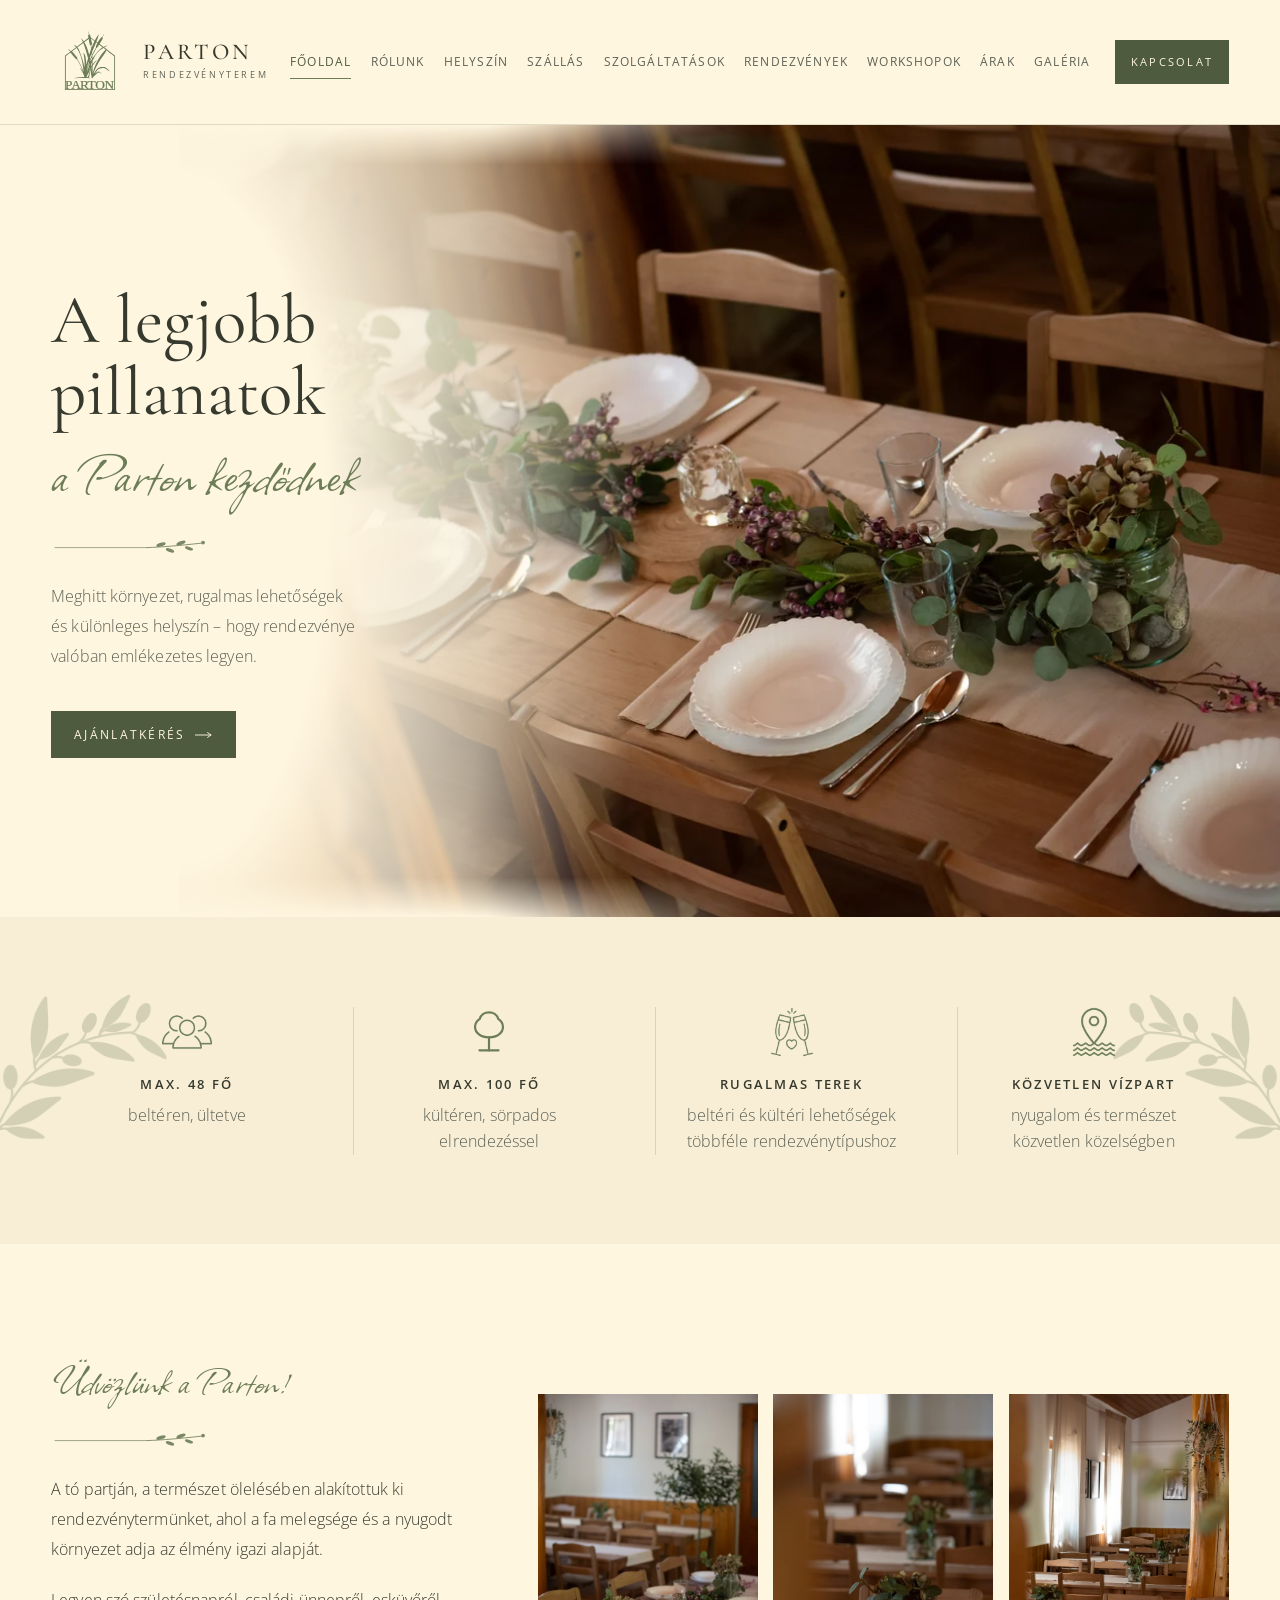
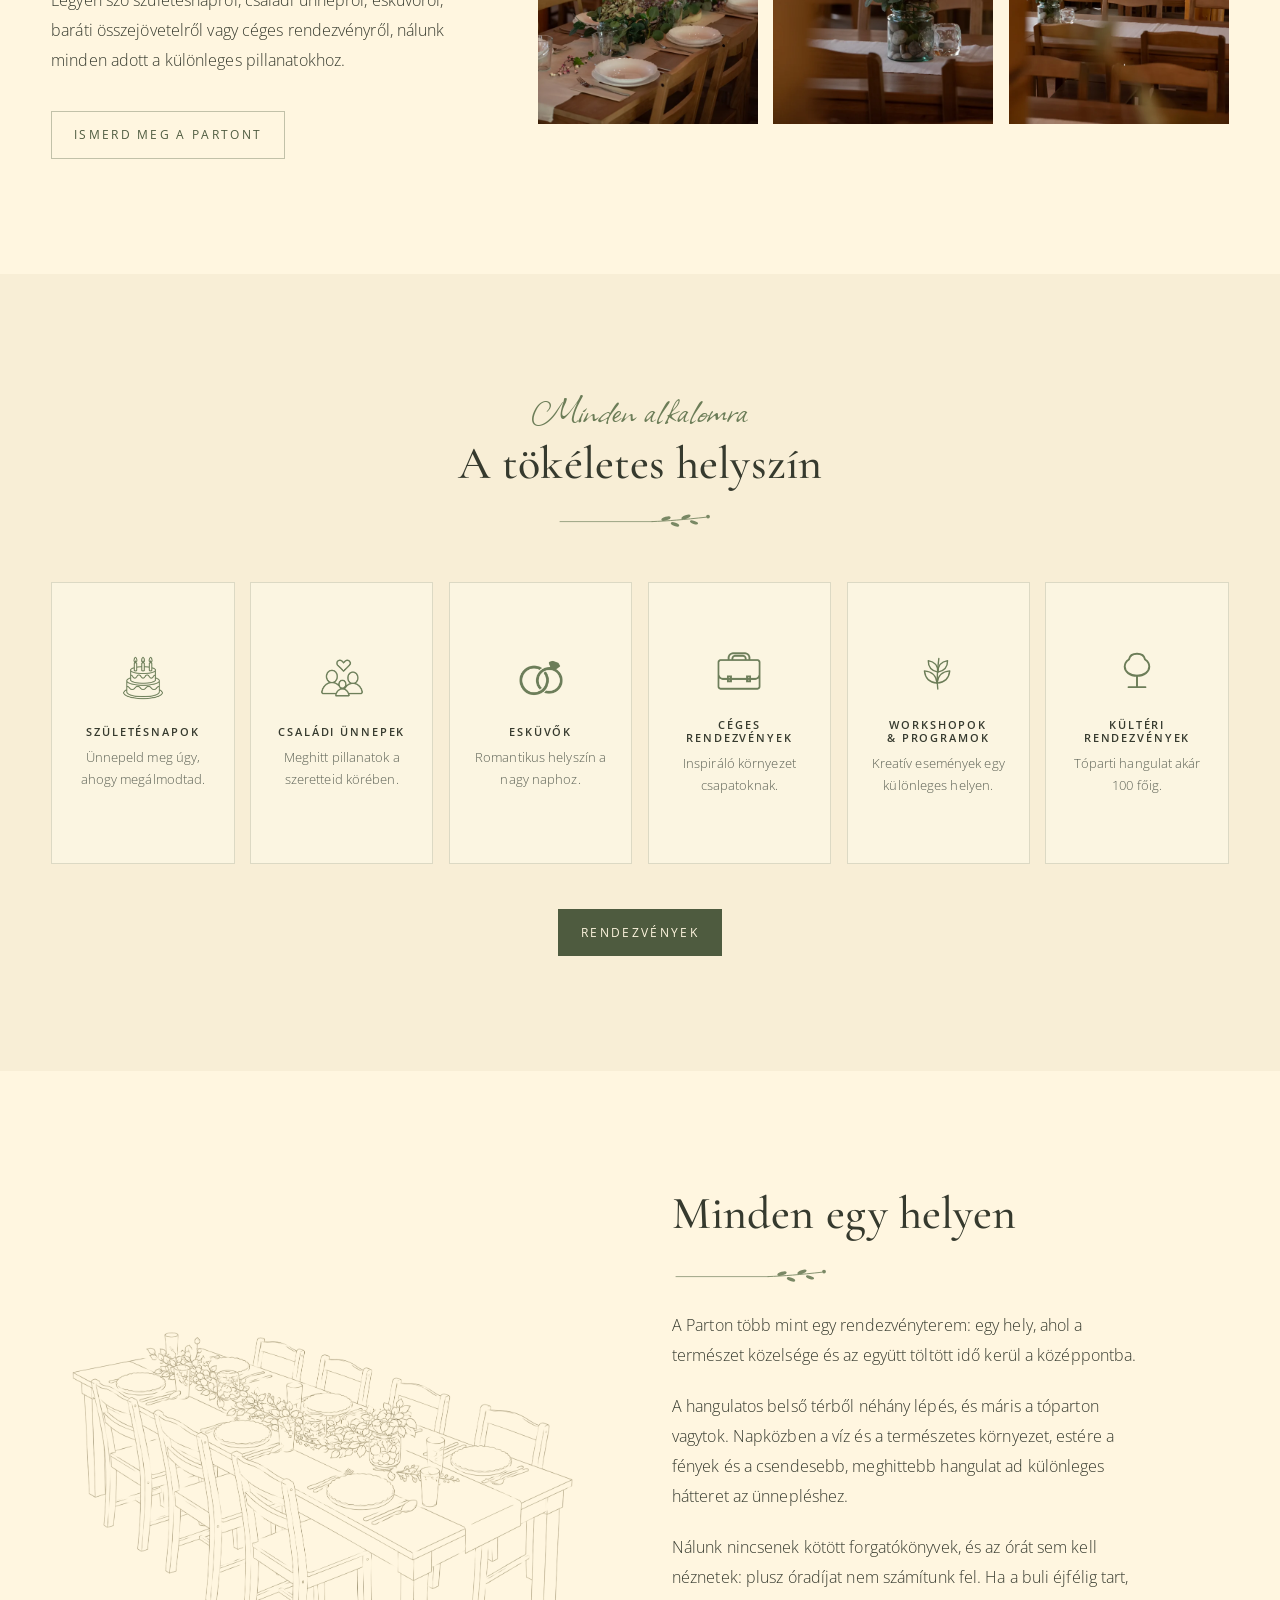
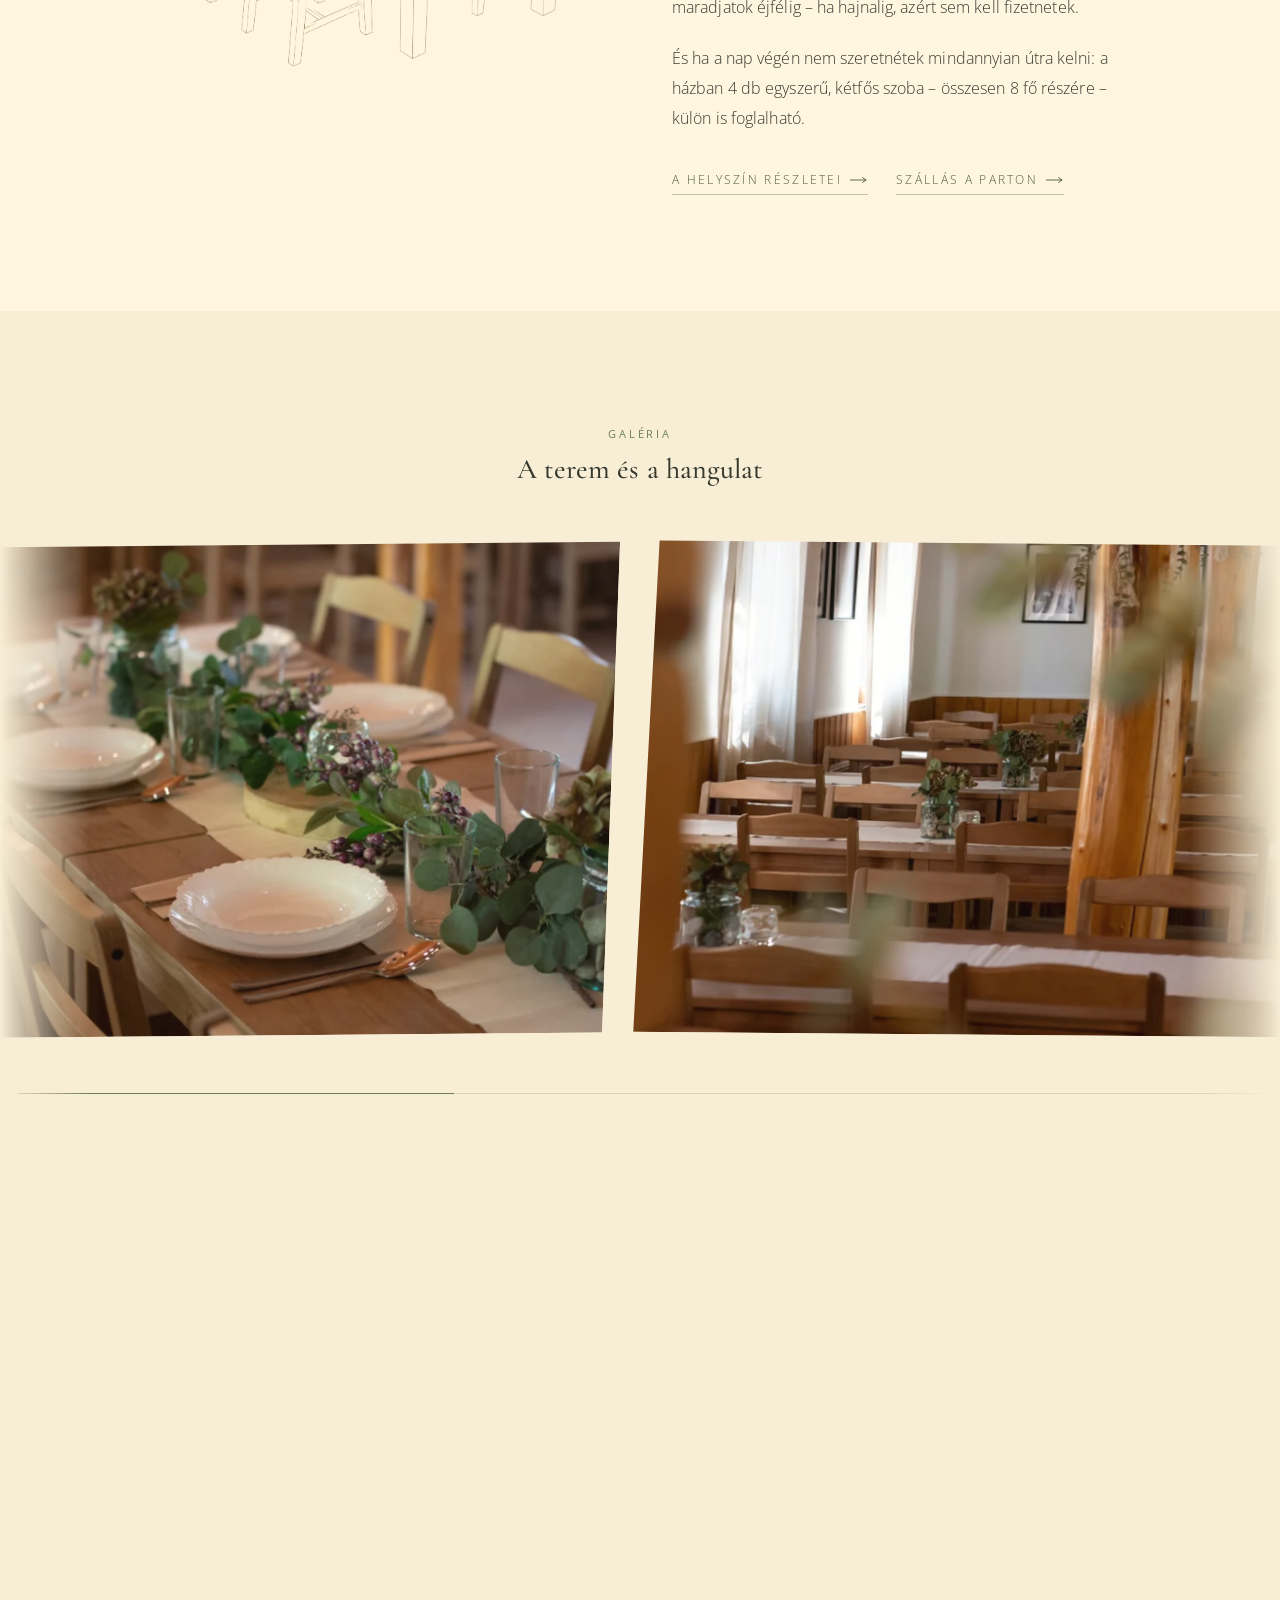
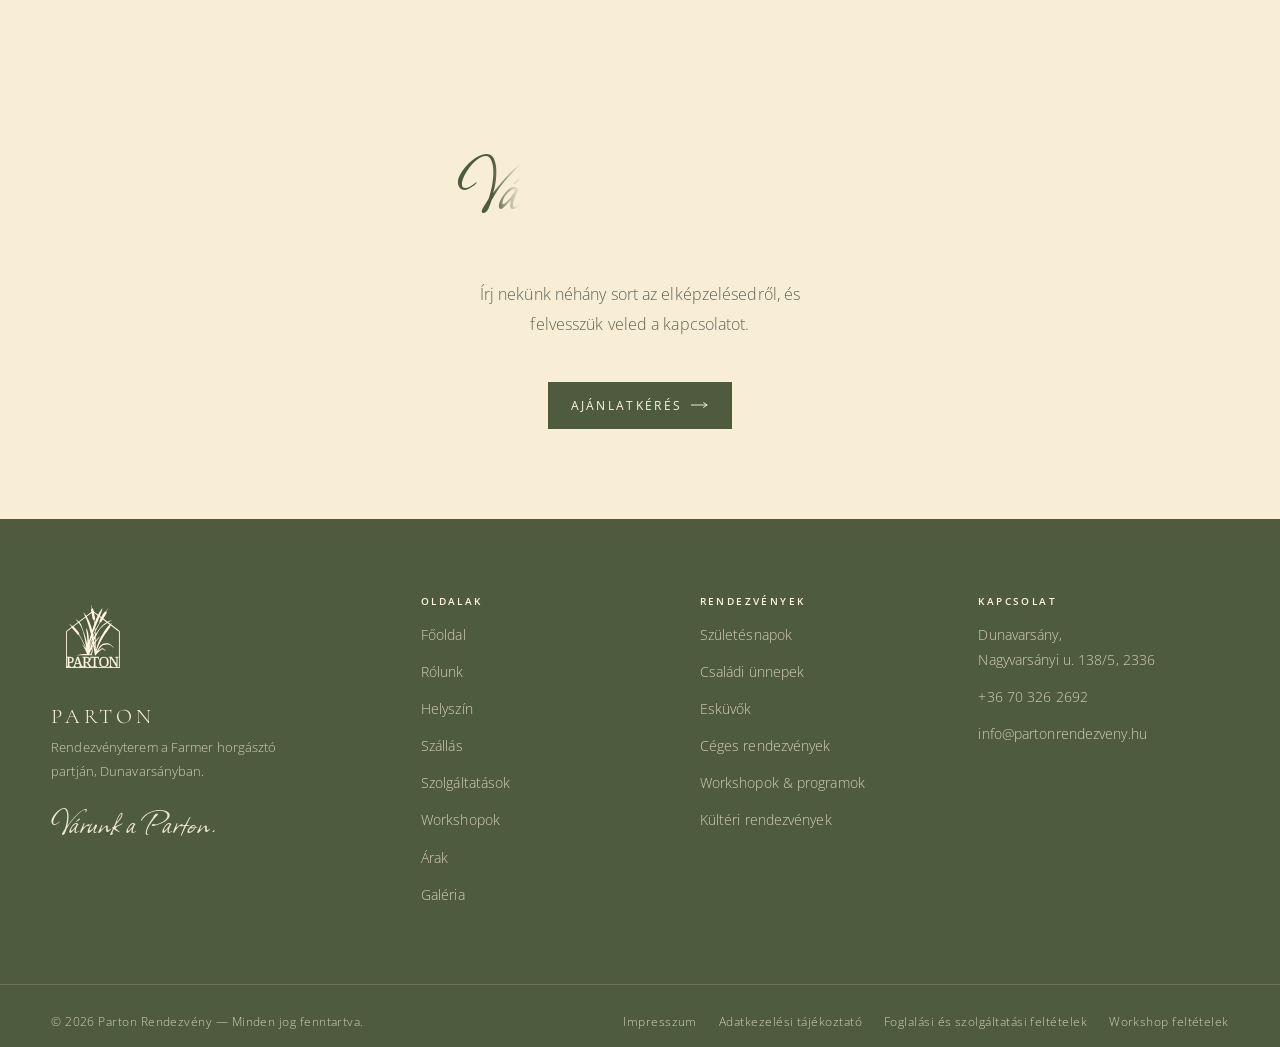
<file: index.html>
<!DOCTYPE html>
<html lang="hu">
<head>
<meta charset="utf-8">
<meta name="viewport" content="width=device-width, initial-scale=1">
<title>Parton Rendezvényterem – Dunavarsány</title>
<meta name="description" content="Meghitt rendezvényterem a tó partján Dunavarsányban: beltéren 48, kültéren 100 főig. Esküvők, születésnapok, családi ünnepek, céges rendezvények és workshopok helyszíne.">
<link rel="canonical" href="https://partonrendezveny.hu/">
<meta property="og:type" content="website">
<meta property="og:locale" content="hu_HU">
<meta property="og:site_name" content="Parton Rendezvényterem">
<meta property="og:title" content="Parton Rendezvényterem – Dunavarsány">
<meta property="og:description" content="A legjobb pillanatok a Parton kezdődnek. Meghitt rendezvényterem a tó partján, beltéren 48, kültéren 100 főig.">
<meta property="og:image" content="https://partonrendezveny.hu/assets/img/og-parton.jpg">
<meta name="twitter:card" content="summary_large_image">
<link rel="icon" href="favicon.ico" sizes="16x16 32x32 48x48">
<link rel="icon" href="assets/img/favicon.png" type="image/png" sizes="64x64">
<link rel="apple-touch-icon" href="assets/img/apple-touch-icon.png">
<link rel="preconnect" href="https://fonts.googleapis.com">
<link rel="preconnect" href="https://fonts.gstatic.com" crossorigin>
<link href="https://fonts.googleapis.com/css2?family=Allison&family=Cormorant+Garamond:wght@300;400;500;600&family=Open+Sans:wght@300;400;600&display=swap" rel="stylesheet">
<link rel="stylesheet" href="assets/css/style.css">
</head>
<body>
<a class="skip" href="#main">Ugrás a tartalomra</a>

<header class="header">
  <div class="wrap header__inner">
    <a class="brand" href="index.html" aria-label="Parton Rendezvényterem – főoldal">
      <img class="brand__mark" src="assets/svg/logo-zold.svg" alt="" width="200" height="200">
      <span class="brand__text">
        <span class="brand__name">PARTON</span>
        <span class="brand__sub">Rendezvényterem</span>
      </span>
    </a>

    <button class="burger" type="button" aria-expanded="false" aria-controls="nav" aria-label="Menü">
      <span></span><span></span><span></span>
    </button>

    <nav class="nav" id="nav" aria-label="Főmenü">
      <a class="nav__link" href="index.html" aria-current="page">Főoldal</a>
      <a class="nav__link" href="rolunk.html">Rólunk</a>
      <a class="nav__link" href="helyszin.html">Helyszín</a>
      <a class="nav__link" href="szallas.html">Szállás</a>
      <a class="nav__link" href="szolgaltatasok.html">Szolgáltatások</a>
      <a class="nav__link" href="rendezvenyek.html">Rendezvények</a>
      <a class="nav__link" href="workshopok.html">Workshopok</a>
      <a class="nav__link" href="arak.html">Árak</a>
      <a class="nav__link" href="galeria.html">Galéria</a>
      <a class="btn nav__cta" href="kapcsolat.html">Kapcsolat</a>
    </nav>
  </div>
</header>

<main id="main">

  <!-- Hero -->
  <section class="hero">
    <div class="hero__copy">
      <h1 class="hero__title">
        A legjobb<br>pillanatok
        <span class="hero__script">a Parton kezdődnek</span>
      </h1>
      <img class="divider" src="assets/svg/divider.svg" alt="" width="132" height="12">
      <p class="hero__text">Meghitt környezet, rugalmas lehetőségek és különleges helyszín – hogy rendezvénye valóban emlékezetes legyen.</p>
      <a class="btn" href="kapcsolat.html">
        Ajánlatkérés
        <svg class="btn__arrow" viewBox="0 0 18 6" width="18" height="6" aria-hidden="true"><g fill="none" stroke="currentColor" stroke-width=".9" stroke-linecap="round" stroke-linejoin="round"><line x1="0" y1="3" x2="16" y2="3"/><polyline points="12.6,0.6 16,3 12.6,5.4"/></g></svg>
      </a>
    </div>
    <div class="hero__media">
      <picture>
        <source type="image/webp" srcset="assets/img/hero-terem-800.webp 800w, assets/img/hero-terem-1200.webp 1200w, assets/img/hero-terem-1600.webp 1600w, assets/img/hero-terem-2200.webp 2200w, assets/img/hero-terem-2800.webp 2800w, assets/img/hero-terem-3200.webp 3200w" sizes="(max-width: 900px) 100vw, 86vw">
        <img src="assets/img/hero-terem-1600.jpg" alt="Hosszú, megterített asztal fehér tányérokkal, eukaliptusz futóval és fa székekkel." width="1600" height="1067" fetchpriority="high">
      </picture>
    </div>
  </section>

  <!-- Kiemelt tulajdonságok -->
  <section class="features" aria-label="A helyszín rövid bemutatása">
    <!-- a külső elem "növekszik" ki, a belső kép ring finoman a szélben -->
    <span class="features__leaf features__leaf--l">
      <img class="features__leaf__img" src="assets/img/ornament-branch.png" alt="" width="500" height="500">
    </span>
    <span class="features__leaf features__leaf--r">
      <img class="features__leaf__img" src="assets/img/ornament-branch.png" alt="" width="500" height="500">
    </span>
    <div class="wrap">
      <div class="features__grid">
        <div class="feature reveal">
          <img class="feature__icon" src="assets/img/ikon-vendegek.png" alt="" width="96" height="96">
          <h2 class="feature__title">Max. 48 fő</h2>
          <p class="feature__text">beltéren, ültetve</p>
        </div>
        <div class="feature reveal" style="--d:90ms">
          <svg class="feature__icon" viewBox="0 0 24 24" aria-hidden="true"><g fill="none" stroke="#6c7d58" stroke-width="1.05" stroke-linecap="round" stroke-linejoin="round"><path d="M12 14.6c-3.9 0-6.7-2.2-6.7-5 0-1.6.9-3 2.3-3.9.4-1.9 2.2-3.1 4.4-3.1s4 1.2 4.4 3.1c1.4.9 2.3 2.3 2.3 3.9 0 2.8-2.8 5-6.7 5Z"/><path d="M12 20.8v-6.2"/><path d="M7.4 20.8h9.2"/></g></svg>
          <h2 class="feature__title">Max. 100 fő</h2>
          <p class="feature__text">kültéren, sörpados elrendezéssel</p>
        </div>
        <div class="feature reveal" style="--d:180ms">
          <img class="feature__icon" src="assets/img/ikon-pohar.png" alt="" width="96" height="96">
          <h2 class="feature__title">Rugalmas terek</h2>
          <p class="feature__text">beltéri és kültéri lehetőségek többféle rendezvénytípushoz</p>
        </div>
        <div class="feature reveal" style="--d:270ms">
          <img class="feature__icon" src="assets/img/ikon-vizpart.png" alt="" width="96" height="96">
          <h2 class="feature__title">Közvetlen vízpart</h2>
          <p class="feature__text">nyugalom és természet közvetlen közelségben</p>
        </div>
      </div>
    </div>
  </section>

  <!-- Bemutatkozás -->
  <section class="section">
    <div class="wrap split split--bleed-right">
      <div class="split__copy reveal">
        <p class="eyebrow">Üdvözlünk a Parton!</p>
        <img class="divider" src="assets/svg/divider.svg" alt="" width="132" height="12">
        <p>A tó partján, a természet ölelésében alakítottuk ki rendezvénytermünket, ahol a fa melegsége és a nyugodt környezet adja az élmény igazi alapját.</p>
        <p>Legyen szó születésnapról, családi ünnepről, esküvőről, baráti összejövetelről vagy céges rendezvényről, nálunk minden adott a különleges pillanatokhoz.</p>
        <p style="margin-top:2.2em"><a class="btn btn--ghost" href="rolunk.html">Ismerd meg a Partont</a></p>
      </div>

      <div class="split__media trio reveal" style="--d:140ms">
        <figure>
          <picture>
            <source type="image/webp" srcset="assets/img/bemutato-1-600.webp 600w, assets/img/bemutato-1-900.webp 900w, assets/img/bemutato-1-1200.webp 1200w, assets/img/bemutato-1-1600.webp 1600w" sizes="(max-width: 560px) 46vw, (max-width: 900px) 31vw, 17vw">
            <img src="assets/img/bemutato-1-900.jpg" alt="Megterített asztal eukaliptusz díszítéssel a teremben." width="900" height="1350" loading="lazy">
          </picture>
        </figure>
        <figure>
          <picture>
            <source type="image/webp" srcset="assets/img/bemutato-3-600.webp 600w, assets/img/bemutato-3-900.webp 900w, assets/img/bemutato-3-1200.webp 1200w, assets/img/bemutato-3-1600.webp 1600w" sizes="(max-width: 560px) 46vw, (max-width: 900px) 31vw, 17vw">
            <img src="assets/img/bemutato-3-900.jpg" alt="Asztaldísz üvegvázában, közeli felvétel." width="900" height="1350" loading="lazy">
          </picture>
        </figure>
        <figure>
          <picture>
            <source type="image/webp" srcset="assets/img/bemutato-2-600.webp 600w, assets/img/bemutato-2-900.webp 900w, assets/img/bemutato-2-1200.webp 1200w, assets/img/bemutato-2-1600.webp 1600w" sizes="(max-width: 560px) 46vw, (max-width: 900px) 31vw, 17vw">
            <img src="assets/img/bemutato-2-900.jpg" alt="Napfényes terem fa gerendákkal és fehér függönyökkel." width="900" height="1350" loading="lazy">
          </picture>
        </figure>
      </div>
    </div>
  </section>

  <!-- Alkalmak -->
  <section class="section section--dim">
    <div class="wrap">
      <div class="center reveal" style="max-width:640px;margin-inline:auto">
        <p class="eyebrow">Minden alkalomra</p>
        <h2 class="h-section">A tökéletes helyszín</h2>
        <img class="divider" src="assets/svg/divider.svg" alt="" width="132" height="12">
      </div>

      <div class="cards reveal" style="--d:120ms;margin-top:clamp(32px,4vw,56px)">
        <a class="card" href="rendezvenyek.html#szuletesnapok">
          <img class="card__icon" src="assets/img/ikon-szuletesnap.png" alt="" width="96" height="96">
          <h3 class="card__title">Születésnapok</h3>
          <p class="card__text">Ünnepeld meg úgy, ahogy megálmodtad.</p>
        </a>
        <a class="card" href="rendezvenyek.html#csaladi-unnepek">
          <img class="card__icon" src="assets/img/ikon-csaladi.png" alt="" width="96" height="96">
          <h3 class="card__title">Családi ünnepek</h3>
          <p class="card__text">Meghitt pillanatok a szeretteid körében.</p>
        </a>
        <a class="card" href="rendezvenyek.html#eskuvok">
          <img class="card__icon" src="assets/img/ikon-eskuvo.png" alt="" width="96" height="96">
          <h3 class="card__title">Esküvők</h3>
          <p class="card__text">Romantikus helyszín a nagy naphoz.</p>
        </a>
        <a class="card" href="rendezvenyek.html#ceges-rendezvenyek">
          <img class="card__icon" src="assets/img/ikon-ceges.png" alt="" width="96" height="96">
          <h3 class="card__title">Céges rendezvények</h3>
          <p class="card__text">Inspiráló környezet csapatoknak.</p>
        </a>
        <a class="card" href="rendezvenyek.html#workshopok">
          <svg class="card__icon" viewBox="0 0 24 24" aria-hidden="true"><g fill="none" stroke="#6c7d58" stroke-width=".75" stroke-linecap="round" stroke-linejoin="round"><path d="M11.9 21.8C11.3 17 11.7 10.5 12.45 5.2"/><path d="M0 0Q4.8-4 9.6 0Q4.8 4 0 0Z" transform="translate(11.5 18.6) rotate(-44)"/><path d="M0 0Q4.8-4 9.6 0Q4.8 4 0 0Z" transform="translate(11.5 18.6) rotate(-136)"/><path d="M0 0Q4.1-3.5 8.2 0Q4.1 3.5 0 0Z" transform="translate(11.95 12.6) rotate(-50)"/><path d="M0 0Q4.1-3.5 8.2 0Q4.1 3.5 0 0Z" transform="translate(11.95 12.6) rotate(-130)"/></g></svg>
          <h3 class="card__title">Workshopok &amp; programok</h3>
          <p class="card__text">Kreatív események egy különleges helyen.</p>
        </a>
        <a class="card" href="rendezvenyek.html#kulteri-rendezvenyek">
          <svg class="card__icon" viewBox="0 0 24 24" aria-hidden="true"><g fill="none" stroke="#6c7d58" stroke-width="1.05" stroke-linecap="round" stroke-linejoin="round"><path d="M12 14.6c-3.9 0-6.7-2.2-6.7-5 0-1.6.9-3 2.3-3.9.4-1.9 2.2-3.1 4.4-3.1s4 1.2 4.4 3.1c1.4.9 2.3 2.3 2.3 3.9 0 2.8-2.8 5-6.7 5Z"/><path d="M12 20.8v-6.2"/><path d="M7.4 20.8h9.2"/></g></svg>
          <h3 class="card__title">Kültéri rendezvények</h3>
          <p class="card__text">Tóparti hangulat akár 100 főig.</p>
        </a>
      </div>

      <p class="center reveal" style="--d:200ms;margin-top:clamp(30px,3.5vw,46px)">
        <a class="btn" href="rendezvenyek.html">Rendezvények</a>
      </p>
    </div>
  </section>

  <!-- Minden egy helyen -->
  <section class="section">
    <div class="wrap split split--even">
      <div class="split__media">
        <img class="illu" src="assets/img/terem-illusztracio.png" alt="Vonalas rajz egy hosszú, megterített asztalról székekkel és zöld asztaldísszel." width="1535" height="1024" loading="lazy">
      </div>
      <div class="split__copy reveal" style="--d:140ms">
        <h2 class="h-section">Minden egy helyen</h2>
        <img class="divider" src="assets/svg/divider.svg" alt="" width="168" height="22">
        <p>A Parton több mint egy rendezvényterem: egy hely, ahol a természet közelsége és az együtt töltött idő kerül a középpontba.</p>
        <p>A hangulatos belső térből néhány lépés, és máris a tóparton vagytok. Napközben a víz és a természetes környezet, estére a fények és a csendesebb, meghittebb hangulat ad különleges hátteret az ünnepléshez.</p>
        <p>Nálunk nincsenek kötött forgatókönyvek, és az órát sem kell néznetek: plusz óradíjat nem számítunk fel. Ha a buli éjfélig tart, maradjatok éjfélig – ha hajnalig, azért sem kell fizetnetek.</p>
        <p>És ha a nap végén nem szeretnétek mindannyian útra kelni: a házban 4 db egyszerű, kétfős szoba – összesen 8 fő részére – külön is foglalható.</p>
        <p style="margin-top:2.2em;display:flex;flex-wrap:wrap;gap:16px 28px">
          <a class="textlink" href="helyszin.html">A helyszín részletei <img src="assets/svg/arrow.svg" alt="" width="18" height="6"></a>
          <a class="textlink" href="szallas.html">Szállás a Parton <img src="assets/svg/arrow.svg" alt="" width="18" height="6"></a>
        </p>
      </div>
    </div>
  </section>

  <!-- Galéria – görgetéssel vezérelt vízszintes sáv -->
  <div class="hscroll" aria-label="Képek a helyszínről">
    <div class="hscroll__sticky">
      <div class="hscroll__head">
        <p class="kicker">Galéria</p>
        <h2 class="h-block">A terem és a hangulat</h2>
      </div>
      <div class="hscroll__track">
        <figure class="hscroll__item">
          <picture>
            <source type="image/webp" srcset="assets/img/galeria-1-800.webp 800w, assets/img/galeria-1-1200.webp 1200w, assets/img/galeria-1-1600.webp 1600w, assets/img/galeria-1-2200.webp 2200w" sizes="(max-width: 900px) 84vw, 760px">
            <img src="assets/img/galeria-1-1200.jpg" alt="A rendezvényterem két hosszú, megterített asztallal és kovácsoltvas csillárral." width="1200" height="900">
          </picture>
        </figure>
        <figure class="hscroll__item">
          <picture>
            <source type="image/webp" srcset="assets/img/galeria-2-800.webp 800w, assets/img/galeria-2-1200.webp 1200w, assets/img/galeria-2-1600.webp 1600w, assets/img/galeria-2-2200.webp 2200w" sizes="(max-width: 900px) 84vw, 760px">
            <img src="assets/img/galeria-2-1200.jpg" alt="Megterített asztal közelről, zöld és lila asztaldísszel." width="1200" height="900" loading="lazy">
          </picture>
        </figure>
        <figure class="hscroll__item">
          <picture>
            <source type="image/webp" srcset="assets/img/galeria-3-800.webp 800w, assets/img/galeria-3-1200.webp 1200w, assets/img/galeria-3-1600.webp 1600w, assets/img/galeria-3-2200.webp 2200w" sizes="(max-width: 900px) 84vw, 760px">
            <img src="assets/img/galeria-3-1200.jpg" alt="A terem fa oszlopokkal, háttérben megterített asztalokkal." width="1200" height="900" loading="lazy">
          </picture>
        </figure>
        <figure class="hscroll__item">
          <picture>
            <source type="image/webp" srcset="assets/img/galeria-4-800.webp 800w, assets/img/galeria-4-1200.webp 1200w, assets/img/galeria-4-1600.webp 1600w, assets/img/galeria-4-2200.webp 2200w" sizes="(max-width: 900px) 84vw, 760px">
            <img src="assets/img/galeria-4-1200.jpg" alt="Asztali teríték üvegekkel, evőeszközökkel és virágdísszel." width="1200" height="900" loading="lazy">
          </picture>
        </figure>
        <figure class="hscroll__item">
          <picture>
            <source type="image/webp" srcset="assets/img/galeria-5-800.webp 800w, assets/img/galeria-5-1200.webp 1200w, assets/img/galeria-5-1600.webp 1600w, assets/img/galeria-5-2200.webp 2200w" sizes="(max-width: 900px) 84vw, 760px">
            <img src="assets/img/galeria-5-1200.jpg" alt="A terem ablakos oldala, hosszú asztallal és fa székekkel." width="1200" height="900" loading="lazy">
          </picture>
        </figure>
      </div>
      <div class="hscroll__bar" aria-hidden="true"><span></span></div>
      <div class="hscroll__nav">
        <button class="hscroll__arrow hscroll__arrow--prev" type="button" aria-label="Előző kép">
          <svg viewBox="0 0 18 10" aria-hidden="true"><g fill="none" stroke="currentColor" stroke-width="1.2" stroke-linecap="round" stroke-linejoin="round"><line x1="0" y1="5" x2="16" y2="5"/><polyline points="11.6,1 16,5 11.6,9"/></g></svg>
        </button>
        <button class="hscroll__arrow hscroll__arrow--next" type="button" aria-label="Következő kép">
          <svg viewBox="0 0 18 10" aria-hidden="true"><g fill="none" stroke="currentColor" stroke-width="1.2" stroke-linecap="round" stroke-linejoin="round"><line x1="0" y1="5" x2="16" y2="5"/><polyline points="11.6,1 16,5 11.6,9"/></g></svg>
        </button>
      </div>
    </div>
  </div>

  <!-- Záró felhívás -->
  <section class="callout">
    <div class="wrap">
      <p class="callout__script">Várunk a Parton.</p>
      <p class="callout__text">Írj nekünk néhány sort az elképzelésedről, és felvesszük veled a kapcsolatot.</p>
      <a class="btn" href="kapcsolat.html">
        Ajánlatkérés
        <svg class="btn__arrow" viewBox="0 0 18 6" width="18" height="6" aria-hidden="true"><g fill="none" stroke="currentColor" stroke-width=".9" stroke-linecap="round" stroke-linejoin="round"><line x1="0" y1="3" x2="16" y2="3"/><polyline points="12.6,0.6 16,3 12.6,5.4"/></g></svg>
      </a>
    </div>
  </section>

</main>

<footer class="footer">
  <div class="wrap footer__top">
    <div class="footer__brand">
      <img class="footer__mark" src="assets/svg/logo-bezs.svg" alt="" width="200" height="200">
      <div>
        <p class="footer__name">PARTON</p>
        <p class="footer__tag">Rendezvényterem a Farmer horgásztó partján, Dunavarsányban.</p>
      </div>
      <p class="footer__script">Várunk a Parton.</p>
    </div>

    <div>
      <h2 class="footer__title">Oldalak</h2>
      <ul class="footer__list">
        <li><a href="index.html">Főoldal</a></li>
        <li><a href="rolunk.html">Rólunk</a></li>
        <li><a href="helyszin.html">Helyszín</a></li>
        <li><a href="szallas.html">Szállás</a></li>
        <li><a href="szolgaltatasok.html">Szolgáltatások</a></li>
        <li><a href="workshopok.html">Workshopok</a></li>
        <li><a href="arak.html">Árak</a></li>
        <li><a href="galeria.html">Galéria</a></li>
      </ul>
    </div>

    <div>
      <h2 class="footer__title">Rendezvények</h2>
      <ul class="footer__list">
        <li><a href="rendezvenyek.html#szuletesnapok">Születésnapok</a></li>
        <li><a href="rendezvenyek.html#csaladi-unnepek">Családi ünnepek</a></li>
        <li><a href="rendezvenyek.html#eskuvok">Esküvők</a></li>
        <li><a href="rendezvenyek.html#ceges-rendezvenyek">Céges rendezvények</a></li>
        <li><a href="rendezvenyek.html#workshopok">Workshopok &amp; programok</a></li>
        <li><a href="rendezvenyek.html#kulteri-rendezvenyek">Kültéri rendezvények</a></li>
      </ul>
    </div>

    <div>
      <h2 class="footer__title">Kapcsolat</h2>
      <ul class="footer__list">
        <li><a href="https://www.google.com/maps/place/data=!4m2!3m1!1s0x4741ee2c3bc4aee7:0xcd3d67a70ef72999" target="_blank" rel="noopener">Dunavarsány,<br>Nagyvarsányi u. 138/5, 2336</a></li>
        <li><a href="tel:+36703262692">+36 70 326 2692</a></li>
        <li><a href="mailto:info@partonrendezveny.hu">info@partonrendezveny.hu</a></li>
      </ul>
    </div>
  </div>

  <div class="wrap footer__bottom">
    <p style="margin:0">© 2026 Parton Rendezvény — Minden jog fenntartva.</p>
    <div class="footer__legal">
      <a href="impresszum.html">Impresszum</a>
      <a href="adatkezeles.html">Adatkezelési tájékoztató</a>
      <a href="aszf.html">Foglalási és szolgáltatási feltételek</a>
      <a href="workshop-feltetelek.html">Workshop feltételek</a>
    </div>
  </div>
</footer>

<script src="assets/js/main.js" defer></script>
</body>
</html>
</file>
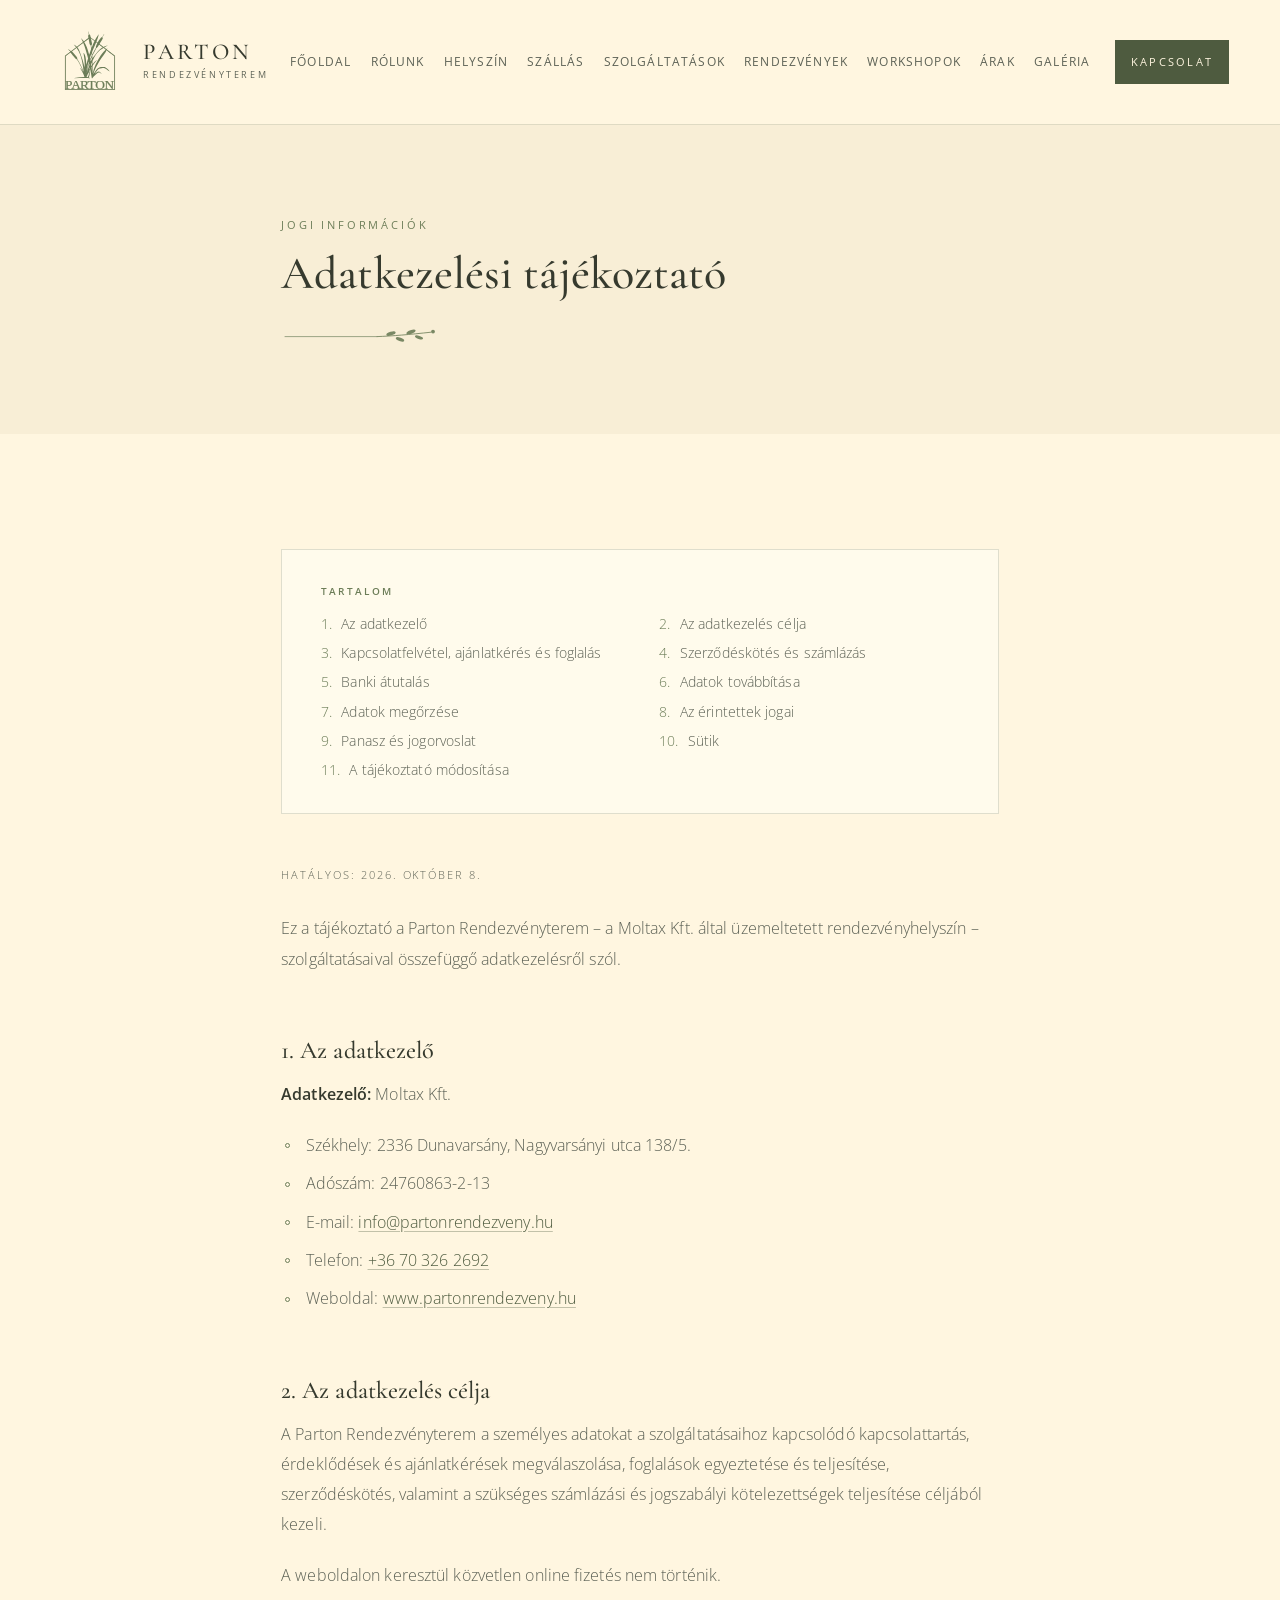
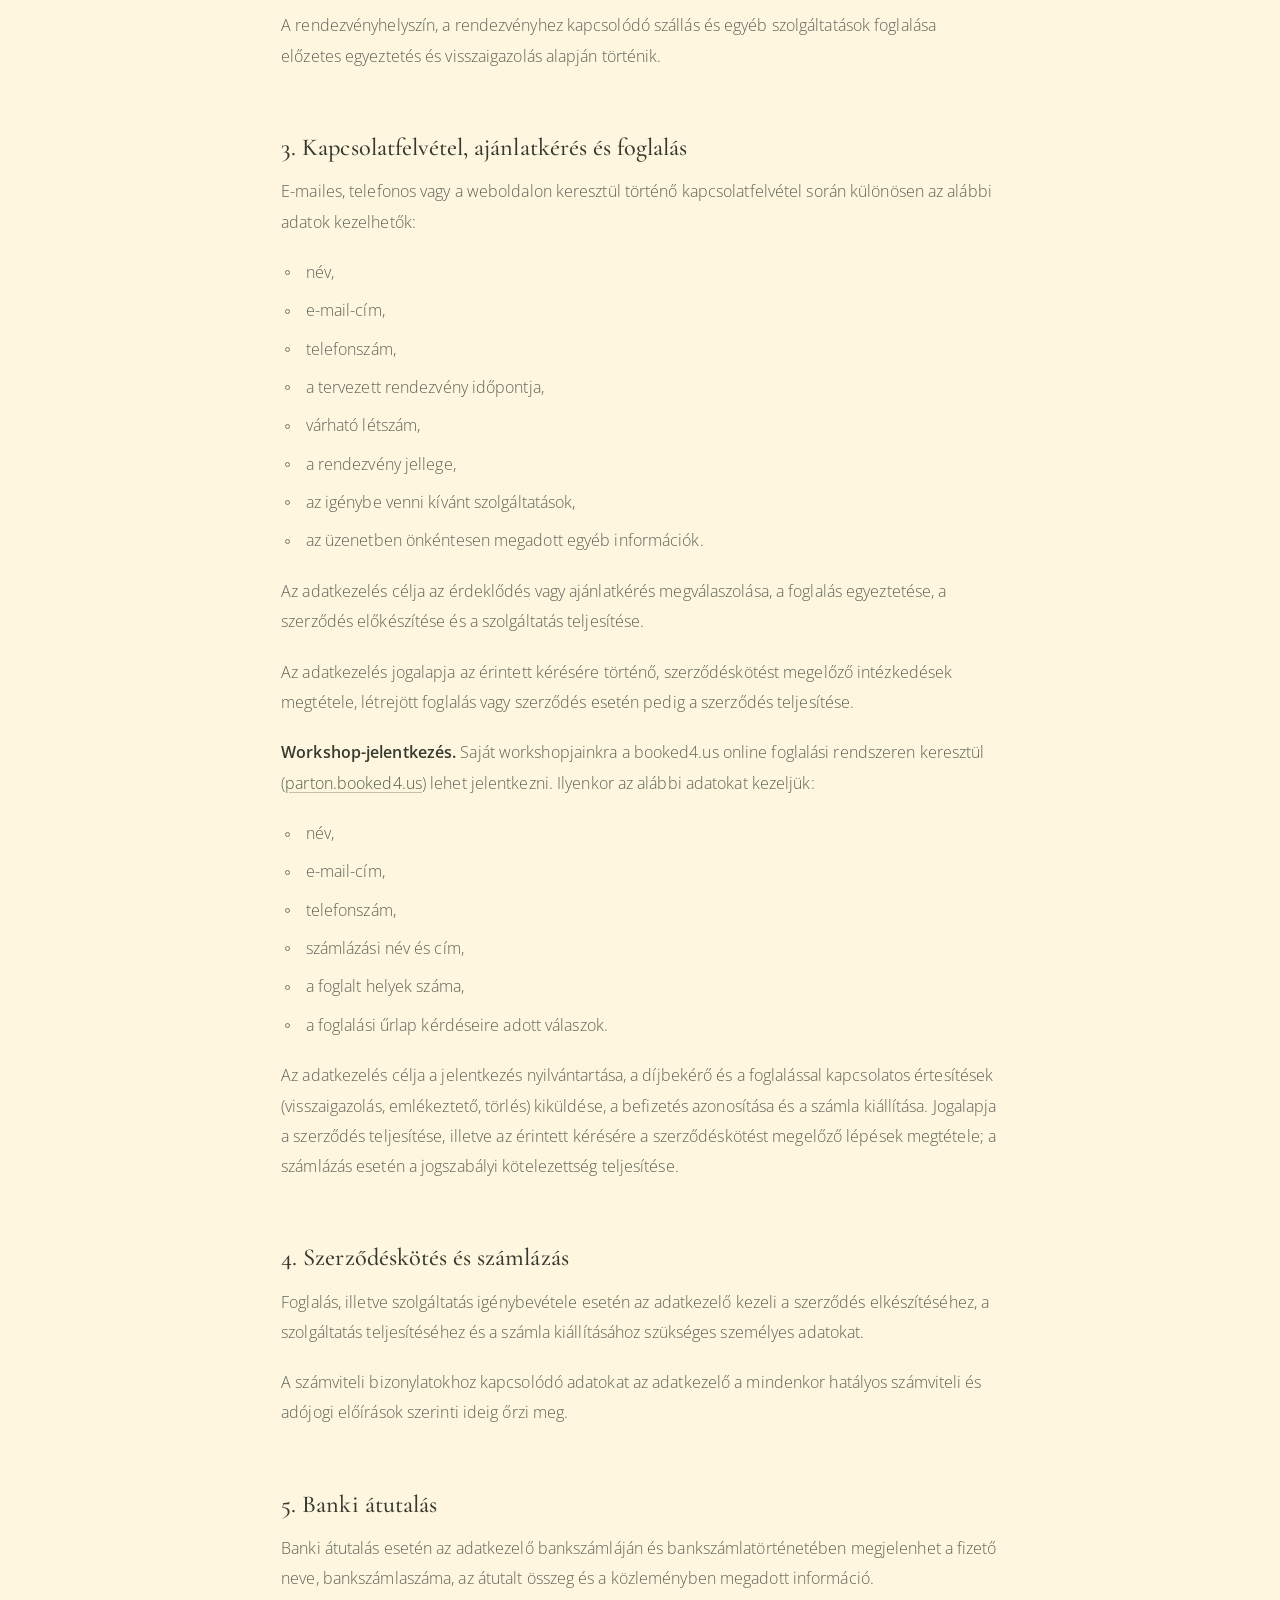
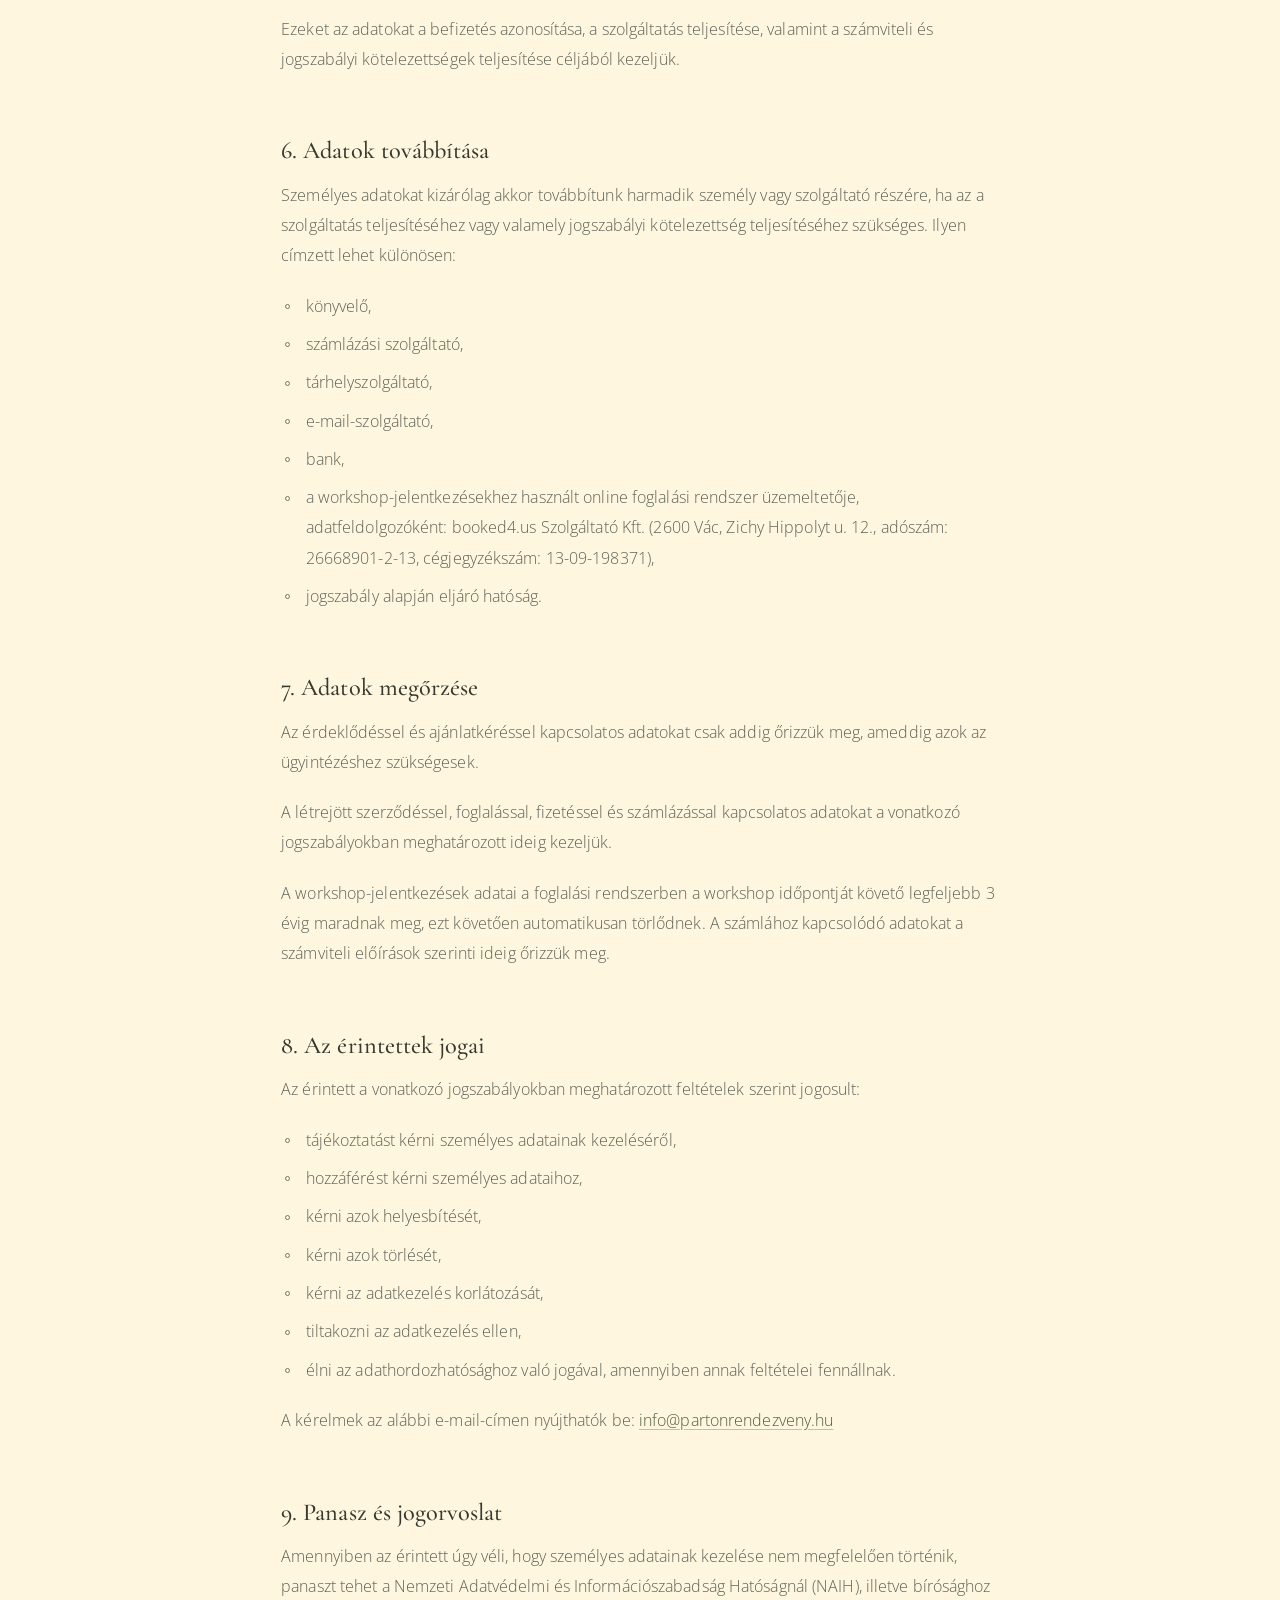
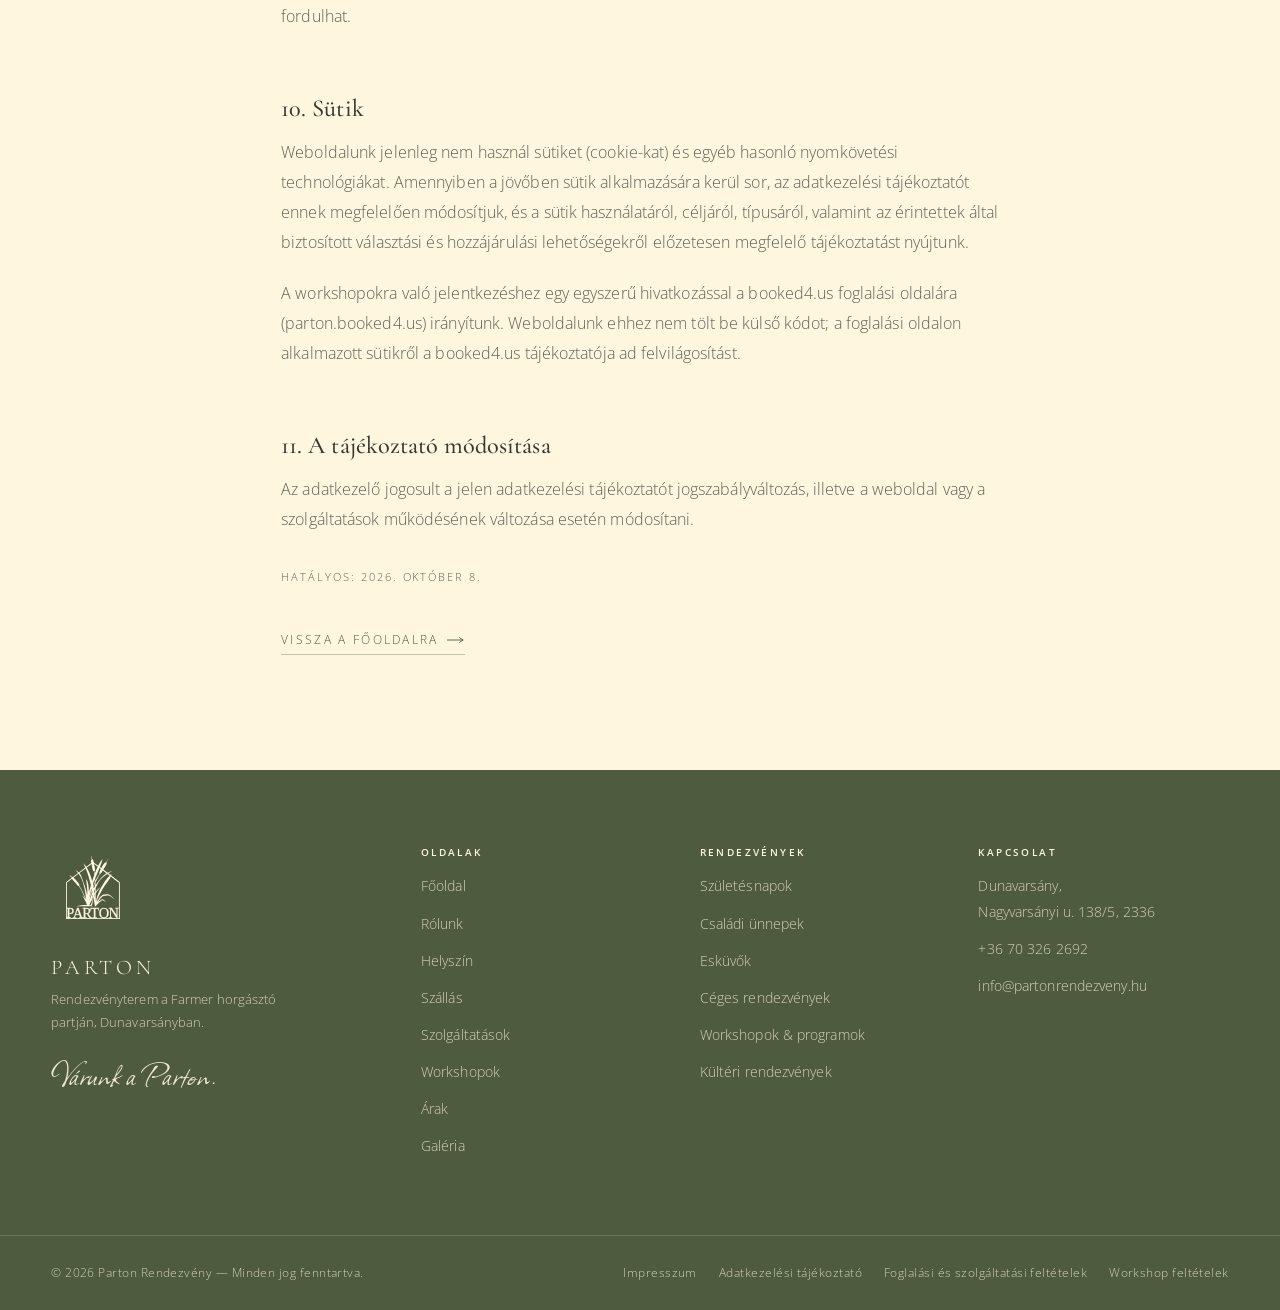
<file: adatkezeles.html>
<!DOCTYPE html>
<html lang="hu">
<head>
<meta charset="utf-8">
<meta name="viewport" content="width=device-width, initial-scale=1">
<title>Adatkezelési tájékoztató – Parton Rendezvényterem</title>
<meta name="description" content="A Parton Rendezvényterem (Moltax Kft.) adatkezelési tájékoztatója: milyen adatokat kezelünk, milyen célból, meddig, és milyen jogaid vannak.">
<meta name="robots" content="noindex, follow">
<link rel="canonical" href="https://partonrendezveny.hu/adatkezeles">
<link rel="icon" href="favicon.ico" sizes="16x16 32x32 48x48">
<link rel="icon" href="assets/img/favicon.png" type="image/png" sizes="64x64">
<link rel="apple-touch-icon" href="assets/img/apple-touch-icon.png">
<link rel="preconnect" href="https://fonts.googleapis.com">
<link rel="preconnect" href="https://fonts.gstatic.com" crossorigin>
<link href="https://fonts.googleapis.com/css2?family=Allison&family=Cormorant+Garamond:wght@300;400;500;600&family=Open+Sans:wght@300;400;600&display=swap" rel="stylesheet">
<link rel="stylesheet" href="assets/css/style.css">
</head>
<body>
<a class="skip" href="#main">Ugrás a tartalomra</a>

<header class="header">
  <div class="wrap header__inner">
    <a class="brand" href="index.html" aria-label="Parton Rendezvényterem – főoldal">
      <img class="brand__mark" src="assets/svg/logo-zold.svg" alt="" width="200" height="200">
      <span class="brand__text">
        <span class="brand__name">PARTON</span>
        <span class="brand__sub">Rendezvényterem</span>
      </span>
    </a>
    <button class="burger" type="button" aria-expanded="false" aria-controls="nav" aria-label="Menü">
      <span></span><span></span><span></span>
    </button>
    <nav class="nav" id="nav" aria-label="Főmenü">
      <a class="nav__link" href="index.html">Főoldal</a>
      <a class="nav__link" href="rolunk.html">Rólunk</a>
      <a class="nav__link" href="helyszin.html">Helyszín</a>
      <a class="nav__link" href="szallas.html">Szállás</a>
      <a class="nav__link" href="szolgaltatasok.html">Szolgáltatások</a>
      <a class="nav__link" href="rendezvenyek.html">Rendezvények</a>
      <a class="nav__link" href="workshopok.html">Workshopok</a>
      <a class="nav__link" href="arak.html">Árak</a>
      <a class="nav__link" href="galeria.html">Galéria</a>
      <a class="btn nav__cta" href="kapcsolat.html">Kapcsolat</a>
    </nav>
  </div>
</header>

<main id="main">
  <section class="pagehead">
    <div class="wrap wrap--narrow">
      <div class="pagehead__inner">
        <p class="kicker">Jogi információk</p>
        <h1 class="h-section">Adatkezelési tájékoztató</h1>
        <img class="divider" src="assets/svg/divider.svg" alt="" width="132" height="12">
      </div>
    </div>
  </section>

  <section class="section">
    <div class="wrap wrap--narrow">

      <nav class="toc reveal" aria-label="A dokumentum tartalma">
        <p class="toc__title">Tartalom</p>
        <ol>
          <li><a href="#az-adatkezelo">Az adatkezelő</a></li>
          <li><a href="#az-adatkezeles-celja">Az adatkezelés célja</a></li>
          <li><a href="#kapcsolatfelvetel-ajanlatkeres-es-foglalas">Kapcsolatfelvétel, ajánlatkérés és foglalás</a></li>
          <li><a href="#szerzodeskotes-es-szamlazas">Szerződéskötés és számlázás</a></li>
          <li><a href="#banki-atutalas">Banki átutalás</a></li>
          <li><a href="#adatok-tovabbitasa">Adatok továbbítása</a></li>
          <li><a href="#adatok-megorzese">Adatok megőrzése</a></li>
          <li><a href="#az-erintettek-jogai">Az érintettek jogai</a></li>
          <li><a href="#panasz-es-jogorvoslat">Panasz és jogorvoslat</a></li>
          <li><a href="#sutik">Sütik</a></li>
          <li><a href="#a-tajekoztato-modositasa">A tájékoztató módosítása</a></li>
        </ol>
      </nav>

      <div class="prose">
        <p class="legal-date">Hatályos: 2026. október 8.</p>
        <p>Ez a tájékoztató a Parton Rendezvényterem – a Moltax Kft. által üzemeltetett rendezvényhelyszín – szolgáltatásaival összefüggő adatkezelésről szól.</p>
        <h2 class="legal-section" id="az-adatkezelo">1. Az adatkezelő</h2>
        <p><strong>Adatkezelő:</strong> Moltax Kft.</p>
        <ul>
          <li>Székhely: 2336 Dunavarsány, Nagyvarsányi utca 138/5.</li>
          <li>Adószám: 24760863-2-13</li>
          <li>E-mail: <a href="mailto:info@partonrendezveny.hu">info@partonrendezveny.hu</a></li>
          <li>Telefon: <a href="tel:+36703262692">+36 70 326 2692</a></li>
          <li>Weboldal: <a href="https://www.partonrendezveny.hu">www.partonrendezveny.hu</a></li>
        </ul>
        <h2 class="legal-section" id="az-adatkezeles-celja">2. Az adatkezelés célja</h2>
        <p>A Parton Rendezvényterem a személyes adatokat a szolgáltatásaihoz kapcsolódó
        kapcsolattartás, érdeklődések és ajánlatkérések megválaszolása, foglalások egyeztetése
        és teljesítése, szerződéskötés, valamint a szükséges számlázási és jogszabályi
        kötelezettségek teljesítése céljából kezeli.</p>
        <p>A weboldalon keresztül közvetlen online fizetés nem történik.</p>
        <p>A rendezvényhelyszín, a rendezvényhez kapcsolódó szállás és egyéb szolgáltatások
        foglalása előzetes egyeztetés és visszaigazolás alapján történik.</p>
        <h2 class="legal-section" id="kapcsolatfelvetel-ajanlatkeres-es-foglalas">3. Kapcsolatfelvétel, ajánlatkérés és foglalás</h2>
        <p>E-mailes, telefonos vagy a weboldalon keresztül történő kapcsolatfelvétel során
        különösen az alábbi adatok kezelhetők:</p>
        <ul>
          <li>név,</li>
          <li>e-mail-cím,</li>
          <li>telefonszám,</li>
          <li>a tervezett rendezvény időpontja,</li>
          <li>várható létszám,</li>
          <li>a rendezvény jellege,</li>
          <li>az igénybe venni kívánt szolgáltatások,</li>
          <li>az üzenetben önkéntesen megadott egyéb információk.</li>
        </ul>
        <p>Az adatkezelés célja az érdeklődés vagy ajánlatkérés megválaszolása, a foglalás
        egyeztetése, a szerződés előkészítése és a szolgáltatás teljesítése.</p>
        <p>Az adatkezelés jogalapja az érintett kérésére történő, szerződéskötést megelőző
        intézkedések megtétele, létrejött foglalás vagy szerződés esetén pedig a szerződés
        teljesítése.</p>
        <p><strong>Workshop-jelentkezés.</strong> Saját workshopjainkra a booked4.us online
        foglalási rendszeren keresztül (<a href="https://parton.booked4.us/public/book">parton.booked4.us</a>)
        lehet jelentkezni. Ilyenkor az alábbi adatokat kezeljük:</p>
        <ul>
          <li>név,</li>
          <li>e-mail-cím,</li>
          <li>telefonszám,</li>
          <li>számlázási név és cím,</li>
          <li>a foglalt helyek száma,</li>
          <li>a foglalási űrlap kérdéseire adott válaszok.</li>
        </ul>
        <p>Az adatkezelés célja a jelentkezés nyilvántartása, a díjbekérő és a foglalással
        kapcsolatos értesítések (visszaigazolás, emlékeztető, törlés) kiküldése, a befizetés
        azonosítása és a számla kiállítása. Jogalapja a szerződés teljesítése, illetve az
        érintett kérésére a szerződéskötést megelőző lépések megtétele; a számlázás esetén
        a jogszabályi kötelezettség teljesítése.</p>
        <h2 class="legal-section" id="szerzodeskotes-es-szamlazas">4. Szerződéskötés és számlázás</h2>
        <p>Foglalás, illetve szolgáltatás igénybevétele esetén az adatkezelő kezeli a
        szerződés elkészítéséhez, a szolgáltatás teljesítéséhez és a számla kiállításához
        szükséges személyes adatokat.</p>
        <p>A számviteli bizonylatokhoz kapcsolódó adatokat az adatkezelő a mindenkor hatályos
        számviteli és adójogi előírások szerinti ideig őrzi meg.</p>
        <h2 class="legal-section" id="banki-atutalas">5. Banki átutalás</h2>
        <p>Banki átutalás esetén az adatkezelő bankszámláján és bankszámlatörténetében
        megjelenhet a fizető neve, bankszámlaszáma, az átutalt összeg és a közleményben
        megadott információ.</p>
        <p>Ezeket az adatokat a befizetés azonosítása, a szolgáltatás teljesítése, valamint a
        számviteli és jogszabályi kötelezettségek teljesítése céljából kezeljük.</p>
        <h2 class="legal-section" id="adatok-tovabbitasa">6. Adatok továbbítása</h2>
        <p>Személyes adatokat kizárólag akkor továbbítunk harmadik személy vagy szolgáltató
        részére, ha az a szolgáltatás teljesítéséhez vagy valamely jogszabályi kötelezettség
        teljesítéséhez szükséges. Ilyen címzett lehet különösen:</p>
        <ul>
          <li>könyvelő,</li>
          <li>számlázási szolgáltató,</li>
          <li>tárhelyszolgáltató,</li>
          <li>e-mail-szolgáltató,</li>
          <li>bank,</li>
          <li>a workshop-jelentkezésekhez használt online foglalási rendszer üzemeltetője,
          adatfeldolgozóként: booked4.us Szolgáltató Kft. (2600 Vác, Zichy Hippolyt u. 12.,
          adószám: 26668901-2-13, cégjegyzékszám: 13-09-198371),</li>
          <li>jogszabály alapján eljáró hatóság.</li>
        </ul>
        <h2 class="legal-section" id="adatok-megorzese">7. Adatok megőrzése</h2>
        <p>Az érdeklődéssel és ajánlatkéréssel kapcsolatos adatokat csak addig őrizzük meg,
        ameddig azok az ügyintézéshez szükségesek.</p>
        <p>A létrejött szerződéssel, foglalással, fizetéssel és számlázással kapcsolatos
        adatokat a vonatkozó jogszabályokban meghatározott ideig kezeljük.</p>
        <p>A workshop-jelentkezések adatai a foglalási rendszerben a workshop időpontját követő
        legfeljebb 3 évig maradnak meg, ezt követően automatikusan törlődnek. A számlához
        kapcsolódó adatokat a számviteli előírások szerinti ideig őrizzük meg.</p>
        <h2 class="legal-section" id="az-erintettek-jogai">8. Az érintettek jogai</h2>
        <p>Az érintett a vonatkozó jogszabályokban meghatározott feltételek szerint jogosult:</p>
        <ul>
          <li>tájékoztatást kérni személyes adatainak kezeléséről,</li>
          <li>hozzáférést kérni személyes adataihoz,</li>
          <li>kérni azok helyesbítését,</li>
          <li>kérni azok törlését,</li>
          <li>kérni az adatkezelés korlátozását,</li>
          <li>tiltakozni az adatkezelés ellen,</li>
          <li>élni az adathordozhatósághoz való jogával, amennyiben annak feltételei fennállnak.</li>
        </ul>
        <p>A kérelmek az alábbi e-mail-címen nyújthatók be:
        <a href="mailto:info@partonrendezveny.hu">info@partonrendezveny.hu</a></p>
        <h2 class="legal-section" id="panasz-es-jogorvoslat">9. Panasz és jogorvoslat</h2>
        <p>Amennyiben az érintett úgy véli, hogy személyes adatainak kezelése nem megfelelően
        történik, panaszt tehet a Nemzeti Adatvédelmi és Információszabadság Hatóságnál (NAIH),
        illetve bírósághoz fordulhat.</p>
        <h2 class="legal-section" id="sutik">10. Sütik</h2>
        <p>Weboldalunk jelenleg nem használ sütiket (cookie-kat) és egyéb hasonló
        nyomkövetési technológiákat. Amennyiben a jövőben sütik alkalmazására kerül sor, az
        adatkezelési tájékoztatót ennek megfelelően módosítjuk, és a sütik használatáról,
        céljáról, típusáról, valamint az érintettek által biztosított választási és
        hozzájárulási lehetőségekről előzetesen megfelelő tájékoztatást nyújtunk.</p>
        <p>A workshopokra való jelentkezéshez egy egyszerű hivatkozással a booked4.us foglalási
        oldalára (parton.booked4.us) irányítunk. Weboldalunk ehhez nem tölt be külső kódot; a
        foglalási oldalon alkalmazott sütikről a booked4.us tájékoztatója ad felvilágosítást.</p>
        <h2 class="legal-section" id="a-tajekoztato-modositasa">11. A tájékoztató módosítása</h2>
        <p>Az adatkezelő jogosult a jelen adatkezelési tájékoztatót jogszabályváltozás, illetve
        a weboldal vagy a szolgáltatások működésének változása esetén módosítani.</p>
        <p class="legal-date" style="margin:3em 0 0">Hatályos: 2026. október 8.</p>
      <p style="margin-top:2.2em"><a class="textlink" href="index.html">Vissza a főoldalra <img src="assets/svg/arrow.svg" alt="" width="18" height="6"></a></p>
      </div>

    </div>
  </section>

</main>

<footer class="footer">
  <div class="wrap footer__top">
    <div class="footer__brand">
      <img class="footer__mark" src="assets/svg/logo-bezs.svg" alt="" width="200" height="200">
      <div>
        <p class="footer__name">PARTON</p>
        <p class="footer__tag">Rendezvényterem a Farmer horgásztó partján, Dunavarsányban.</p>
      </div>
      <p class="footer__script">Várunk a Parton.</p>
    </div>
    <div>
      <h2 class="footer__title">Oldalak</h2>
      <ul class="footer__list">
        <li><a href="index.html">Főoldal</a></li>
        <li><a href="rolunk.html">Rólunk</a></li>
        <li><a href="helyszin.html">Helyszín</a></li>
        <li><a href="szallas.html">Szállás</a></li>
        <li><a href="szolgaltatasok.html">Szolgáltatások</a></li>
        <li><a href="workshopok.html">Workshopok</a></li>
        <li><a href="arak.html">Árak</a></li>
        <li><a href="galeria.html">Galéria</a></li>
      </ul>
    </div>
    <div>
      <h2 class="footer__title">Rendezvények</h2>
      <ul class="footer__list">
        <li><a href="rendezvenyek.html#szuletesnapok">Születésnapok</a></li>
        <li><a href="rendezvenyek.html#csaladi-unnepek">Családi ünnepek</a></li>
        <li><a href="rendezvenyek.html#eskuvok">Esküvők</a></li>
        <li><a href="rendezvenyek.html#ceges-rendezvenyek">Céges rendezvények</a></li>
        <li><a href="rendezvenyek.html#workshopok">Workshopok &amp; programok</a></li>
        <li><a href="rendezvenyek.html#kulteri-rendezvenyek">Kültéri rendezvények</a></li>
      </ul>
    </div>
    <div>
      <h2 class="footer__title">Kapcsolat</h2>
      <ul class="footer__list">
        <li><a href="https://www.google.com/maps/place/data=!4m2!3m1!1s0x4741ee2c3bc4aee7:0xcd3d67a70ef72999" target="_blank" rel="noopener">Dunavarsány,<br>Nagyvarsányi u. 138/5, 2336</a></li>
        <li><a href="tel:+36703262692">+36 70 326 2692</a></li>
        <li><a href="mailto:info@partonrendezveny.hu">info@partonrendezveny.hu</a></li>
      </ul>
    </div>
  </div>
  <div class="wrap footer__bottom">
    <p style="margin:0">© 2026 Parton Rendezvény — Minden jog fenntartva.</p>
    <div class="footer__legal">
      <a href="impresszum.html">Impresszum</a>
      <a href="adatkezeles.html">Adatkezelési tájékoztató</a>
      <a href="aszf.html">Foglalási és szolgáltatási feltételek</a>
      <a href="workshop-feltetelek.html">Workshop feltételek</a>
    </div>
  </div>
</footer>

<script src="assets/js/main.js" defer></script>
</body>
</html>
</file>
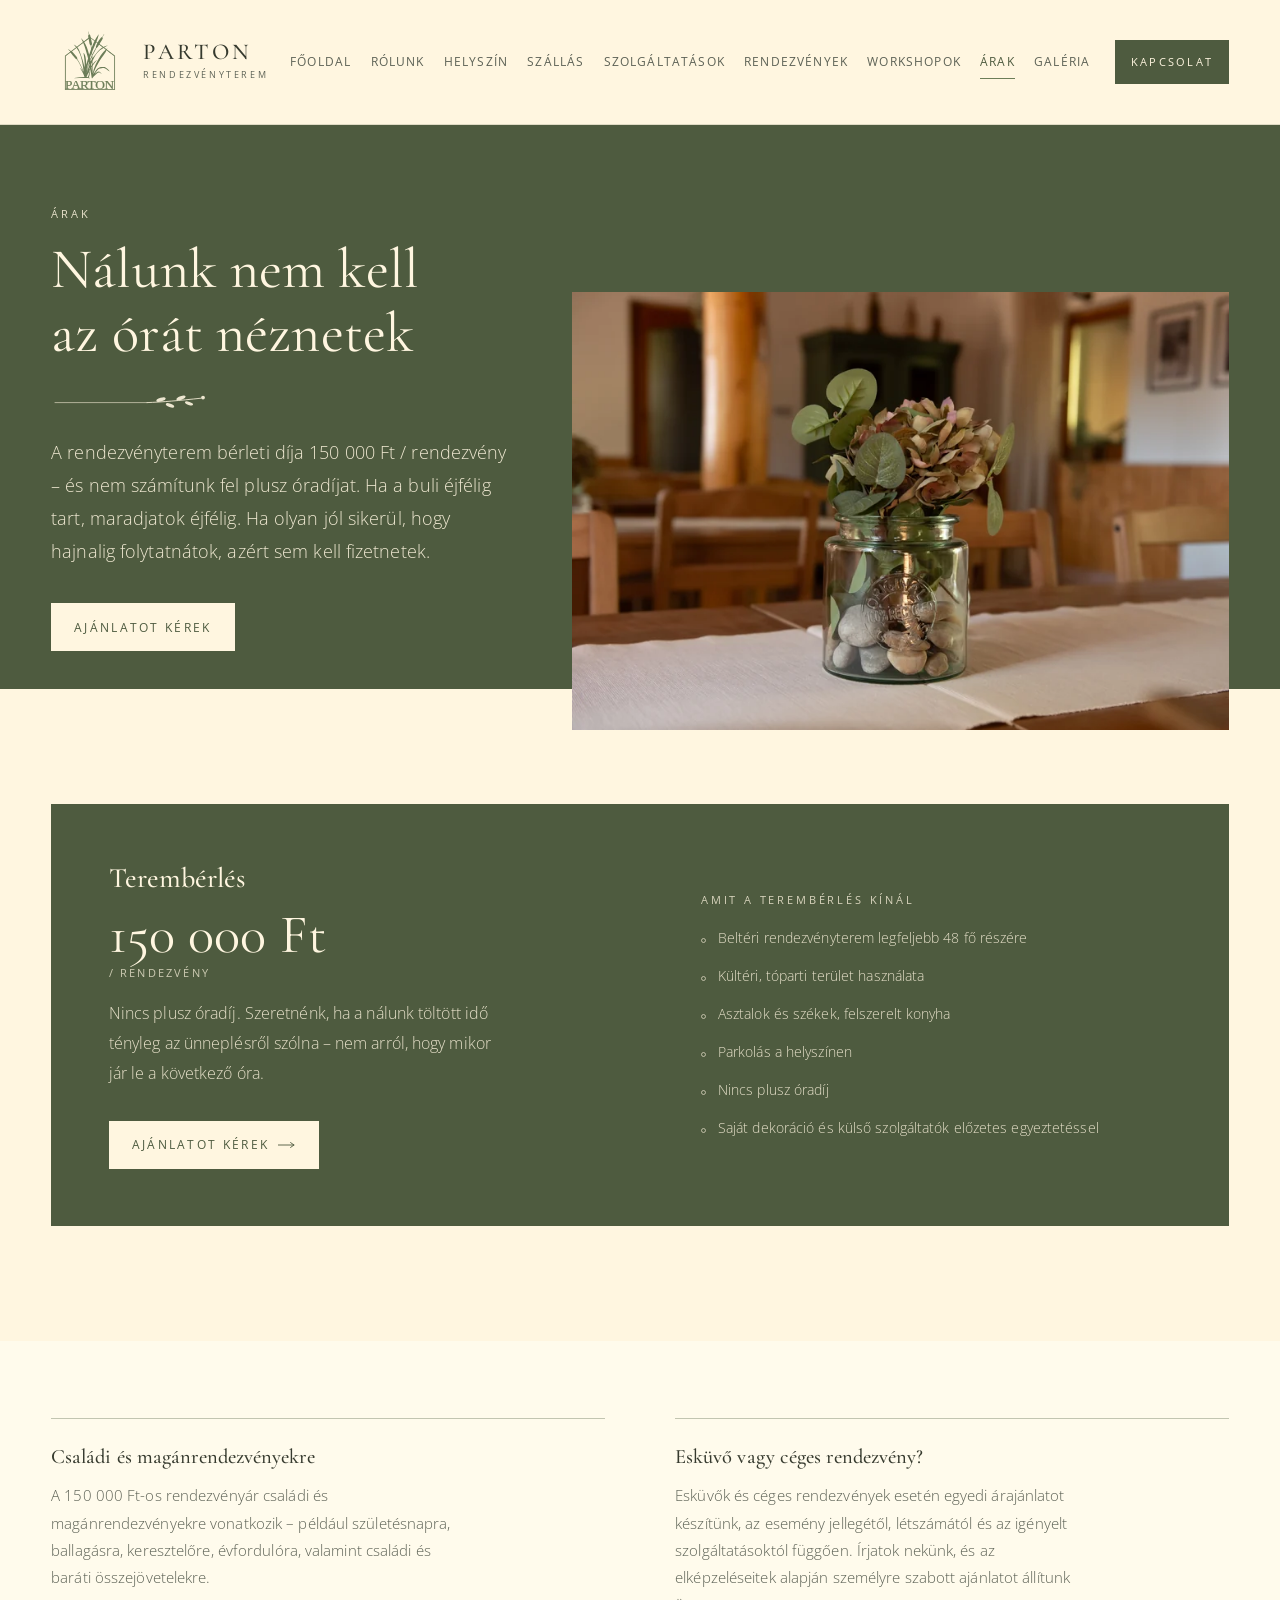
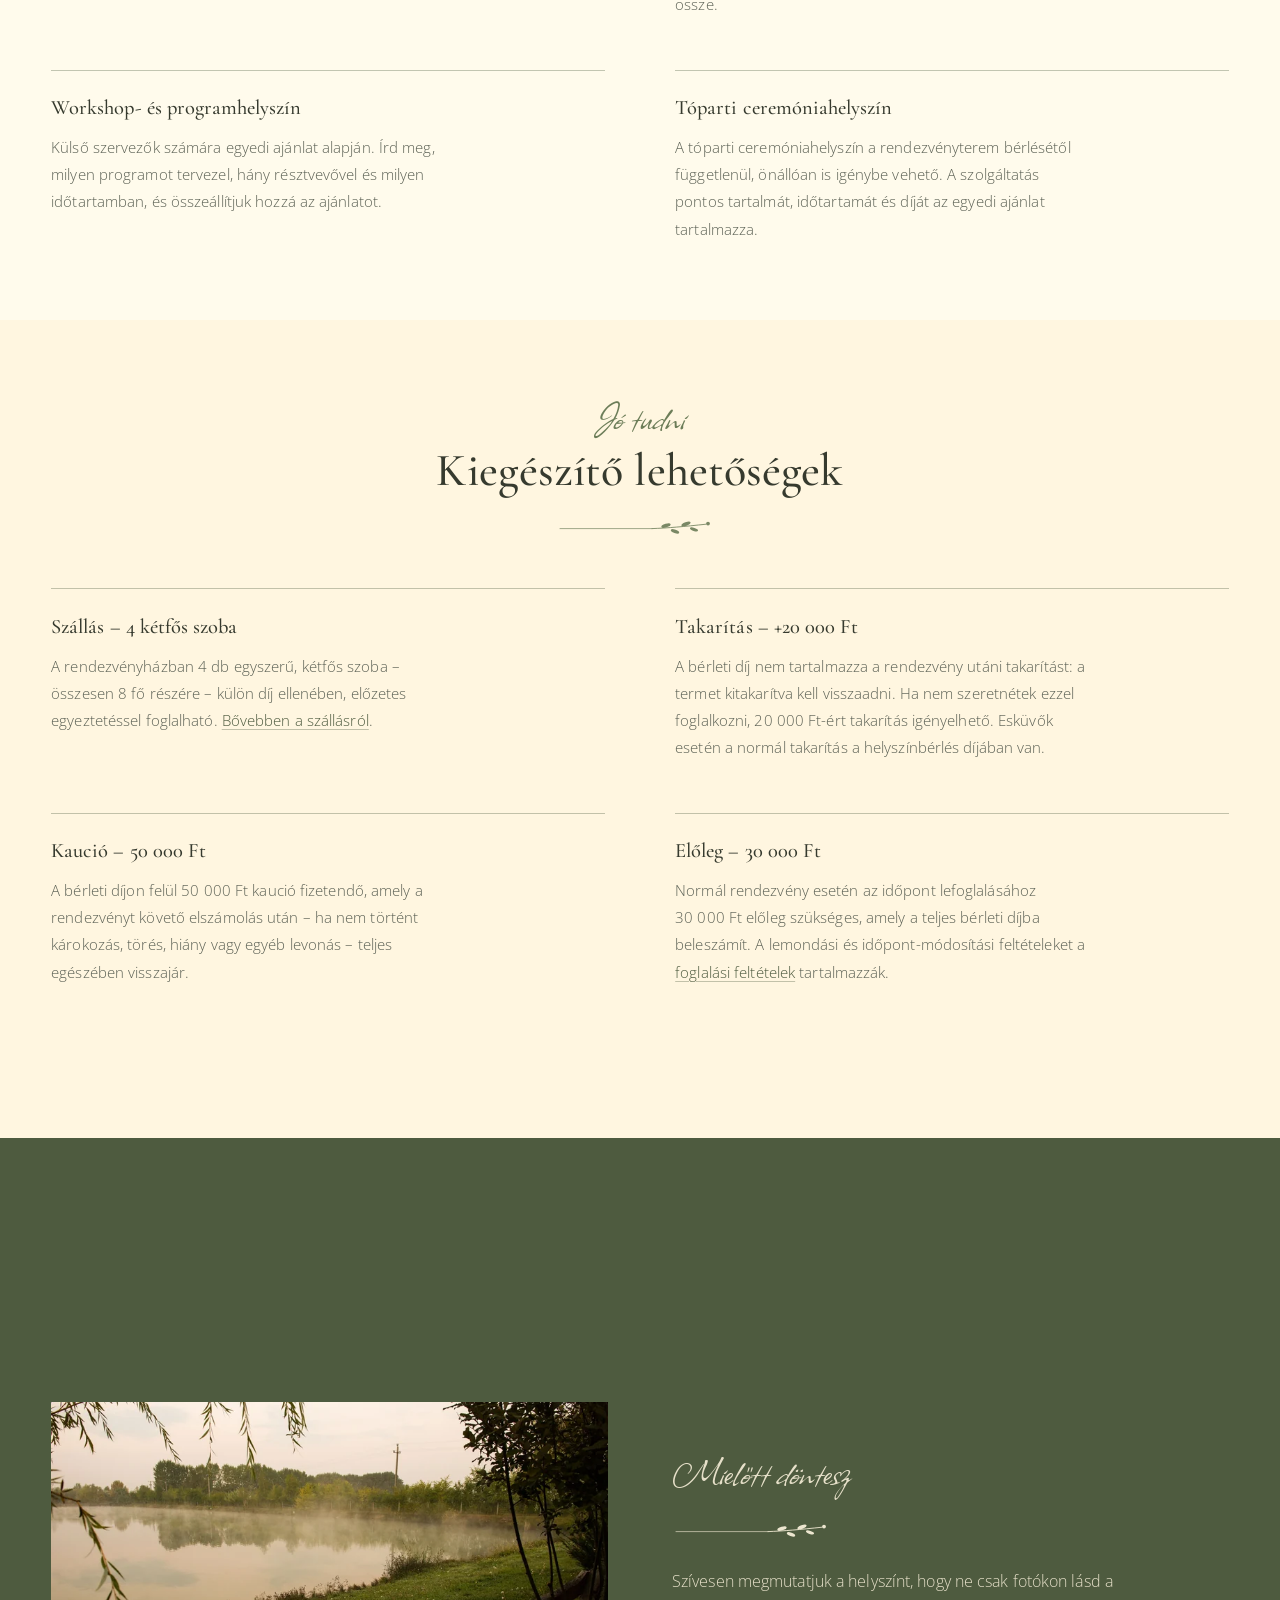
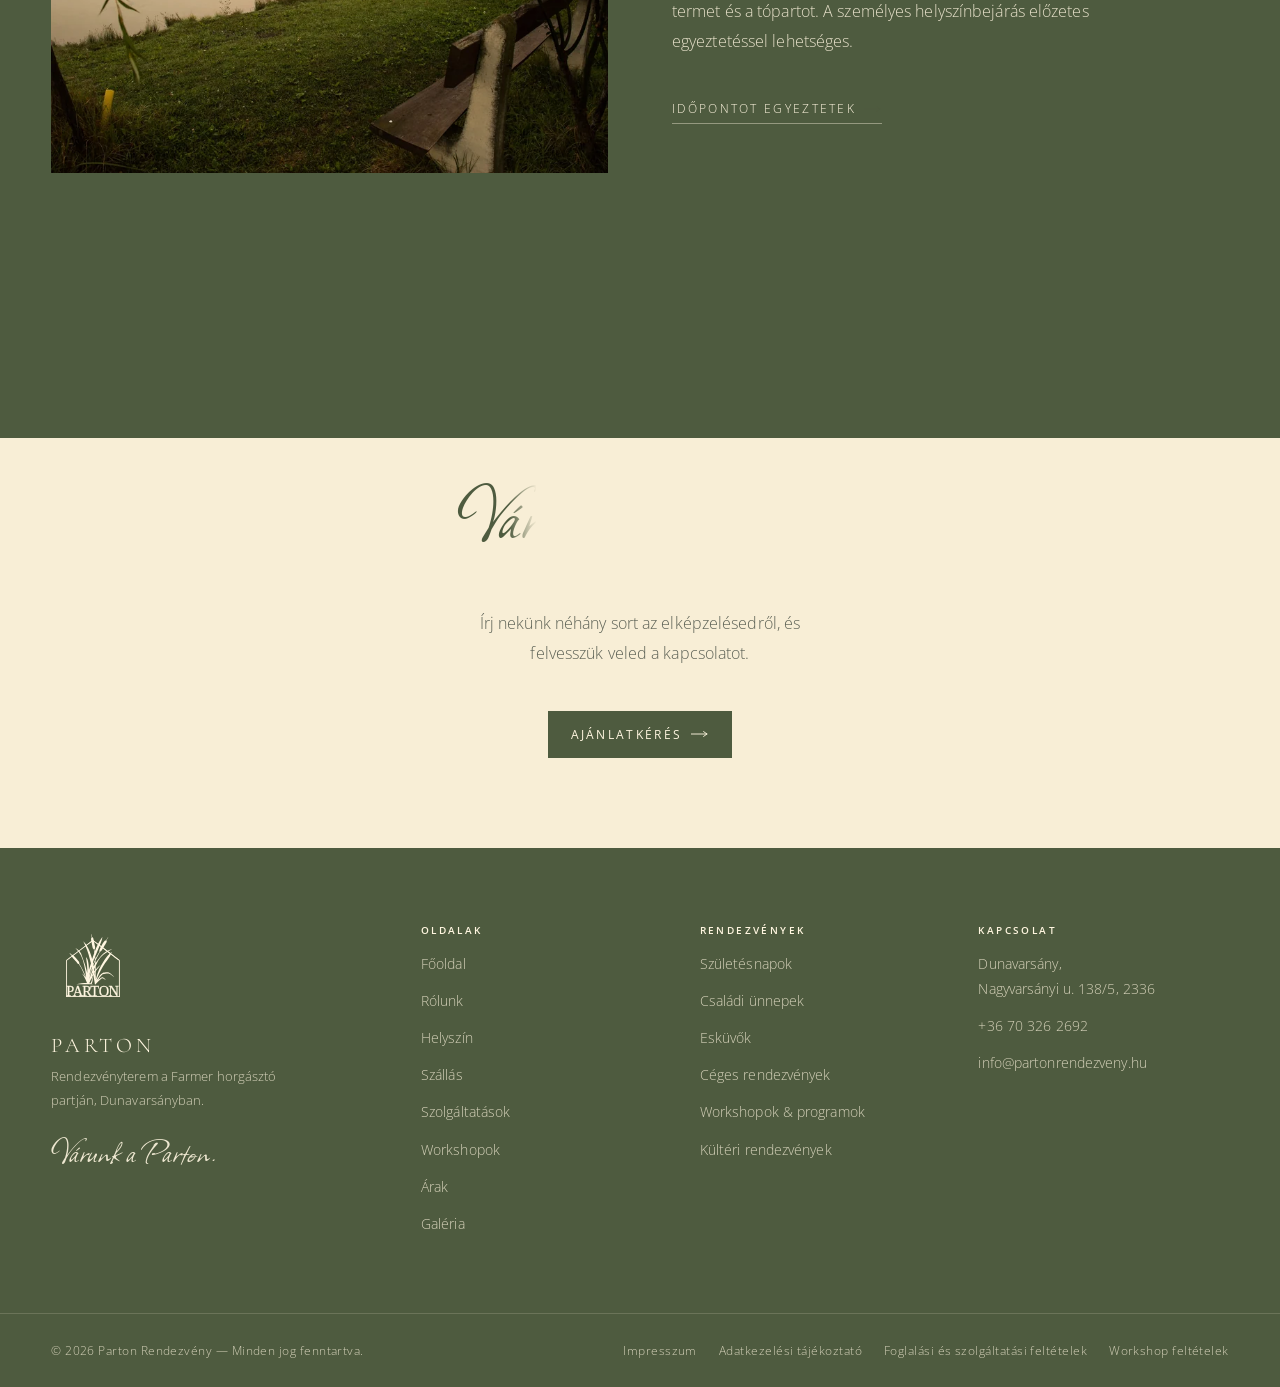
<file: arak.html>
<!DOCTYPE html>
<html lang="hu">
<head>
<meta charset="utf-8">
<meta name="viewport" content="width=device-width, initial-scale=1">
<title>Árak – Parton Rendezvényterem</title>
<meta name="description" content="A Parton rendezvényterem bérlése 150 000 Ft / rendezvény, plusz óradíj nélkül. Az ár tartalmazza a termet 48 főig, a tóparti területet, az asztalokat, székeket és a felszerelt konyhát.">
<link rel="canonical" href="https://partonrendezveny.hu/arak">
<meta property="og:type" content="website">
<meta property="og:locale" content="hu_HU">
<meta property="og:site_name" content="Parton Rendezvényterem">
<meta property="og:title" content="Árak – Nálunk nem kell az órát néznetek">
<meta property="og:description" content="Terembérlés 150 000 Ft / rendezvény, plusz óradíj nélkül. Esküvőkre és céges rendezvényekre egyedi ajánlat.">
<meta property="og:image" content="https://partonrendezveny.hu/assets/img/og-parton.jpg">
<meta name="twitter:card" content="summary_large_image">
<link rel="icon" href="favicon.ico" sizes="16x16 32x32 48x48">
<link rel="icon" href="assets/img/favicon.png" type="image/png" sizes="64x64">
<link rel="apple-touch-icon" href="assets/img/apple-touch-icon.png">
<link rel="preconnect" href="https://fonts.googleapis.com">
<link rel="preconnect" href="https://fonts.gstatic.com" crossorigin>
<link href="https://fonts.googleapis.com/css2?family=Allison&family=Cormorant+Garamond:wght@300;400;500;600&family=Open+Sans:wght@300;400;600&display=swap" rel="stylesheet">
<link rel="stylesheet" href="assets/css/style.css">
</head>
<body>
<a class="skip" href="#main">Ugrás a tartalomra</a>

<header class="header">
  <div class="wrap header__inner">
    <a class="brand" href="index.html" aria-label="Parton Rendezvényterem – főoldal">
      <img class="brand__mark" src="assets/svg/logo-zold.svg" alt="" width="200" height="200">
      <span class="brand__text">
        <span class="brand__name">PARTON</span>
        <span class="brand__sub">Rendezvényterem</span>
      </span>
    </a>
    <button class="burger" type="button" aria-expanded="false" aria-controls="nav" aria-label="Menü">
      <span></span><span></span><span></span>
    </button>
    <nav class="nav" id="nav" aria-label="Főmenü">
      <a class="nav__link" href="index.html">Főoldal</a>
      <a class="nav__link" href="rolunk.html">Rólunk</a>
      <a class="nav__link" href="helyszin.html">Helyszín</a>
      <a class="nav__link" href="szallas.html">Szállás</a>
      <a class="nav__link" href="szolgaltatasok.html">Szolgáltatások</a>
      <a class="nav__link" href="rendezvenyek.html">Rendezvények</a>
      <a class="nav__link" href="workshopok.html">Workshopok</a>
      <a class="nav__link" href="arak.html" aria-current="page">Árak</a>
      <a class="nav__link" href="galeria.html">Galéria</a>
      <a class="btn nav__cta" href="kapcsolat.html">Kapcsolat</a>
    </nav>
  </div>
</header>

<main id="main">

  <section class="band band--hero band--hero--green band--hero--media-big">
    <div class="wrap band__inner">
      <div class="band__copy reveal">
        <p class="kicker">Árak</p>
        <h1>Nálunk nem kell az órát néznetek</h1>
        <img class="divider" src="assets/svg/divider-cream.svg" alt="" width="168" height="22">
        <p class="lede">A rendezvényterem bérleti díja 150 000 Ft / rendezvény – és nem számítunk fel plusz óradíjat. Ha a buli éjfélig tart, maradjatok éjfélig. Ha olyan jól sikerül, hogy hajnalig folytatnátok, azért sem kell fizetnetek.</p>
        <p class="pagehero__cta"><a class="btn btn--light" href="kapcsolat.html">Ajánlatot kérek</a></p>
      </div>
      <figure class="band__media band__media--wide reveal" style="--d:140ms">
        <picture>
          <source type="image/webp" srcset="assets/img/arak-hero-800.webp 800w, assets/img/arak-hero-1200.webp 1200w, assets/img/arak-hero-1600.webp 1600w, assets/img/arak-hero-2200.webp 2200w" sizes="(max-width: 900px) 100vw, 56vw">
          <img src="assets/img/arak-hero-1200.jpg" alt="A Parton terme és a tóparti környezet." width="1200" height="800" fetchpriority="high">
        </picture>
      </figure>
    </div>
  </section>

  <section class="section">
    <div class="wrap">

      <div class="price reveal">
        <div>
          <h2 class="h-block" style="margin-bottom:.5em">Terembérlés</h2>
          <p class="price__amount">
            150 000 Ft
            <small>/ rendezvény</small>
          </p>
          <p class="price__intro">Nincs plusz óradíj. Szeretnénk, ha a nálunk töltött idő tényleg az ünneplésről szólna – nem arról, hogy mikor jár le a következő óra.</p>
          <p style="margin-top:2em">
            <a class="btn btn--light" href="kapcsolat.html">
              Ajánlatot kérek
              <svg class="btn__arrow" viewBox="0 0 18 6" width="18" height="6" aria-hidden="true"><g fill="none" stroke="currentColor" stroke-width=".9" stroke-linecap="round" stroke-linejoin="round"><line x1="0" y1="3" x2="16" y2="3"/><polyline points="12.6,0.6 16,3 12.6,5.4"/></g></svg>
            </a>
          </p>
        </div>

        <div>
          <p class="kicker" style="margin-bottom:1.4em">Amit a terembérlés kínál</p>
          <ul class="price__list">
            <li>Beltéri rendezvényterem legfeljebb 48 fő részére</li>
            <li>Kültéri, tóparti terület használata</li>
            <li>Asztalok és székek, felszerelt konyha</li>
            <li>Parkolás a helyszínen</li>
            <li>Nincs plusz óradíj</li>
            <li>Saját dekoráció és külső szolgáltatók előzetes egyeztetéssel</li>
          </ul>
        </div>
      </div>

    </div>
  </section>

  <!-- Mire vonatkozik a 150 000 Ft-os ár -->
  <section class="section section--tight section--paper">
    <div class="wrap">
      <div class="notes reveal">
        <div class="note">
          <h3>Családi és magánrendezvényekre</h3>
          <p>A 150 000 Ft-os rendezvényár családi és magánrendezvényekre vonatkozik – például születésnapra, ballagásra, keresztelőre, évfordulóra, valamint családi és baráti összejövetelekre.</p>
        </div>
        <div class="note">
          <h3>Esküvő vagy céges rendezvény?</h3>
          <p>Esküvők és céges rendezvények esetén egyedi árajánlatot készítünk, az esemény jellegétől, létszámától és az igényelt szolgáltatásoktól függően. Írjatok nekünk, és az elképzeléseitek alapján személyre szabott ajánlatot állítunk össze.</p>
        </div>
        <div class="note">
          <h3>Workshop- és programhelyszín</h3>
          <p>Külső szervezők számára egyedi ajánlat alapján. Írd meg, milyen programot tervezel, hány résztvevővel és milyen időtartamban, és összeállítjuk hozzá az ajánlatot.</p>
        </div>
        <div class="note">
          <h3>Tóparti ceremóniahelyszín</h3>
          <p>A tóparti ceremóniahelyszín a rendezvényterem bérlésétől függetlenül, önállóan is igénybe vehető. A szolgáltatás pontos tartalmát, időtartamát és díját az egyedi ajánlat tartalmazza.</p>
        </div>
      </div>
    </div>
  </section>

  <!-- Kiegészítők és jó tudni -->
  <section class="section section--tight">
    <div class="wrap">
      <div class="center reveal" style="max-width:620px;margin-inline:auto;margin-bottom:clamp(32px,4vw,50px)">
        <p class="eyebrow">Jó tudni</p>
        <h2 class="h-section">Kiegészítő lehetőségek</h2>
        <img class="divider" src="assets/svg/divider.svg" alt="" width="168" height="22">
      </div>

      <div class="notes reveal" style="--d:120ms">
        <div class="note">
          <h3>Szállás – 4 kétfős szoba</h3>
          <p>A rendezvényházban 4 db egyszerű, kétfős szoba – összesen 8 fő részére – külön díj ellenében, előzetes egyeztetéssel foglalható. <a href="szallas.html">Bővebben a szállásról</a>.</p>
        </div>
        <div class="note">
          <h3>Takarítás – +20 000 Ft</h3>
          <p>A bérleti díj nem tartalmazza a rendezvény utáni takarítást: a termet kitakarítva kell visszaadni. Ha nem szeretnétek ezzel foglalkozni, 20 000 Ft-ért takarítás igényelhető. Esküvők esetén a normál takarítás a helyszínbérlés díjában van.</p>
        </div>
        <div class="note">
          <h3>Kaució – 50 000 Ft</h3>
          <p>A bérleti díjon felül 50 000 Ft kaució fizetendő, amely a rendezvényt követő elszámolás után – ha nem történt károkozás, törés, hiány vagy egyéb levonás – teljes egészében visszajár.</p>
        </div>
        <div class="note">
          <h3>Előleg – 30&nbsp;000&nbsp;Ft</h3>
          <p>Normál rendezvény esetén az időpont lefoglalásához 30&nbsp;000&nbsp;Ft előleg szükséges, amely a teljes bérleti díjba beleszámít. A lemondási és időpont-módosítási feltételeket a <a href="aszf.html">foglalási feltételek</a> tartalmazzák.</p>
        </div>
      </div>

      <p class="center reveal" style="--d:180ms;margin-top:clamp(30px,3.5vw,46px);color:var(--ink-soft)">
        A pontos teremátadási és visszaadási időpontot minden rendezvény előtt egyedileg egyeztetjük.
      </p>
    </div>
  </section>

  <section class="band band--green band--media-left">
    <div class="wrap band__inner">
      <div class="band__copy prose reveal">
        <p class="eyebrow">Mielőtt döntesz</p>
        <img class="divider" src="assets/svg/divider-cream.svg" alt="" width="132" height="12">
        <p>Szívesen megmutatjuk a helyszínt, hogy ne csak fotókon lásd a termet és a tópartot. A személyes helyszínbejárás előzetes egyeztetéssel lehetséges.</p>
        <p style="margin-top:2.2em"><a class="textlink" href="kapcsolat.html">Időpontot egyeztetek <img src="assets/svg/arrow.svg" alt="" width="18" height="6"></a></p>
      </div>
      <figure class="band__media reveal" style="--d:140ms">
        <picture>
          <source type="image/webp" srcset="assets/img/arak-1-800.webp 800w, assets/img/arak-1-1200.webp 1200w, assets/img/arak-1-1600.webp 1600w, assets/img/arak-1-2200.webp 2200w" sizes="(max-width: 900px) 100vw, 46vw">
          <img src="assets/img/arak-1-1200.jpg" alt="Rózsaszín hajnal a tó fölött, fűzfaágakkal a kép szélén." width="1200" height="800" loading="lazy">
        </picture>
      </figure>
    </div>
  </section>

  <section class="callout">
    <div class="wrap">
      <p class="callout__script">Várunk a Parton.</p>
      <p class="callout__text">Írj nekünk néhány sort az elképzelésedről, és felvesszük veled a kapcsolatot.</p>
      <a class="btn" href="kapcsolat.html">
        Ajánlatkérés
        <svg class="btn__arrow" viewBox="0 0 18 6" width="18" height="6" aria-hidden="true"><g fill="none" stroke="currentColor" stroke-width=".9" stroke-linecap="round" stroke-linejoin="round"><line x1="0" y1="3" x2="16" y2="3"/><polyline points="12.6,0.6 16,3 12.6,5.4"/></g></svg>
      </a>
    </div>
  </section>

</main>

<footer class="footer">
  <div class="wrap footer__top">
    <div class="footer__brand">
      <img class="footer__mark" src="assets/svg/logo-bezs.svg" alt="" width="200" height="200">
      <div>
        <p class="footer__name">PARTON</p>
        <p class="footer__tag">Rendezvényterem a Farmer horgásztó partján, Dunavarsányban.</p>
      </div>
      <p class="footer__script">Várunk a Parton.</p>
    </div>
    <div>
      <h2 class="footer__title">Oldalak</h2>
      <ul class="footer__list">
        <li><a href="index.html">Főoldal</a></li>
        <li><a href="rolunk.html">Rólunk</a></li>
        <li><a href="helyszin.html">Helyszín</a></li>
        <li><a href="szallas.html">Szállás</a></li>
        <li><a href="szolgaltatasok.html">Szolgáltatások</a></li>
        <li><a href="workshopok.html">Workshopok</a></li>
        <li><a href="arak.html">Árak</a></li>
        <li><a href="galeria.html">Galéria</a></li>
      </ul>
    </div>
    <div>
      <h2 class="footer__title">Rendezvények</h2>
      <ul class="footer__list">
        <li><a href="rendezvenyek.html#szuletesnapok">Születésnapok</a></li>
        <li><a href="rendezvenyek.html#csaladi-unnepek">Családi ünnepek</a></li>
        <li><a href="rendezvenyek.html#eskuvok">Esküvők</a></li>
        <li><a href="rendezvenyek.html#ceges-rendezvenyek">Céges rendezvények</a></li>
        <li><a href="rendezvenyek.html#workshopok">Workshopok &amp; programok</a></li>
        <li><a href="rendezvenyek.html#kulteri-rendezvenyek">Kültéri rendezvények</a></li>
      </ul>
    </div>
    <div>
      <h2 class="footer__title">Kapcsolat</h2>
      <ul class="footer__list">
        <li><a href="https://www.google.com/maps/place/data=!4m2!3m1!1s0x4741ee2c3bc4aee7:0xcd3d67a70ef72999" target="_blank" rel="noopener">Dunavarsány,<br>Nagyvarsányi u. 138/5, 2336</a></li>
        <li><a href="tel:+36703262692">+36 70 326 2692</a></li>
        <li><a href="mailto:info@partonrendezveny.hu">info@partonrendezveny.hu</a></li>
      </ul>
    </div>
  </div>
  <div class="wrap footer__bottom">
    <p style="margin:0">© 2026 Parton Rendezvény — Minden jog fenntartva.</p>
    <div class="footer__legal">
      <a href="impresszum.html">Impresszum</a>
      <a href="adatkezeles.html">Adatkezelési tájékoztató</a>
      <a href="aszf.html">Foglalási és szolgáltatási feltételek</a>
      <a href="workshop-feltetelek.html">Workshop feltételek</a>
    </div>
  </div>
</footer>

<script src="assets/js/main.js" defer></script>
</body>
</html>
</file>
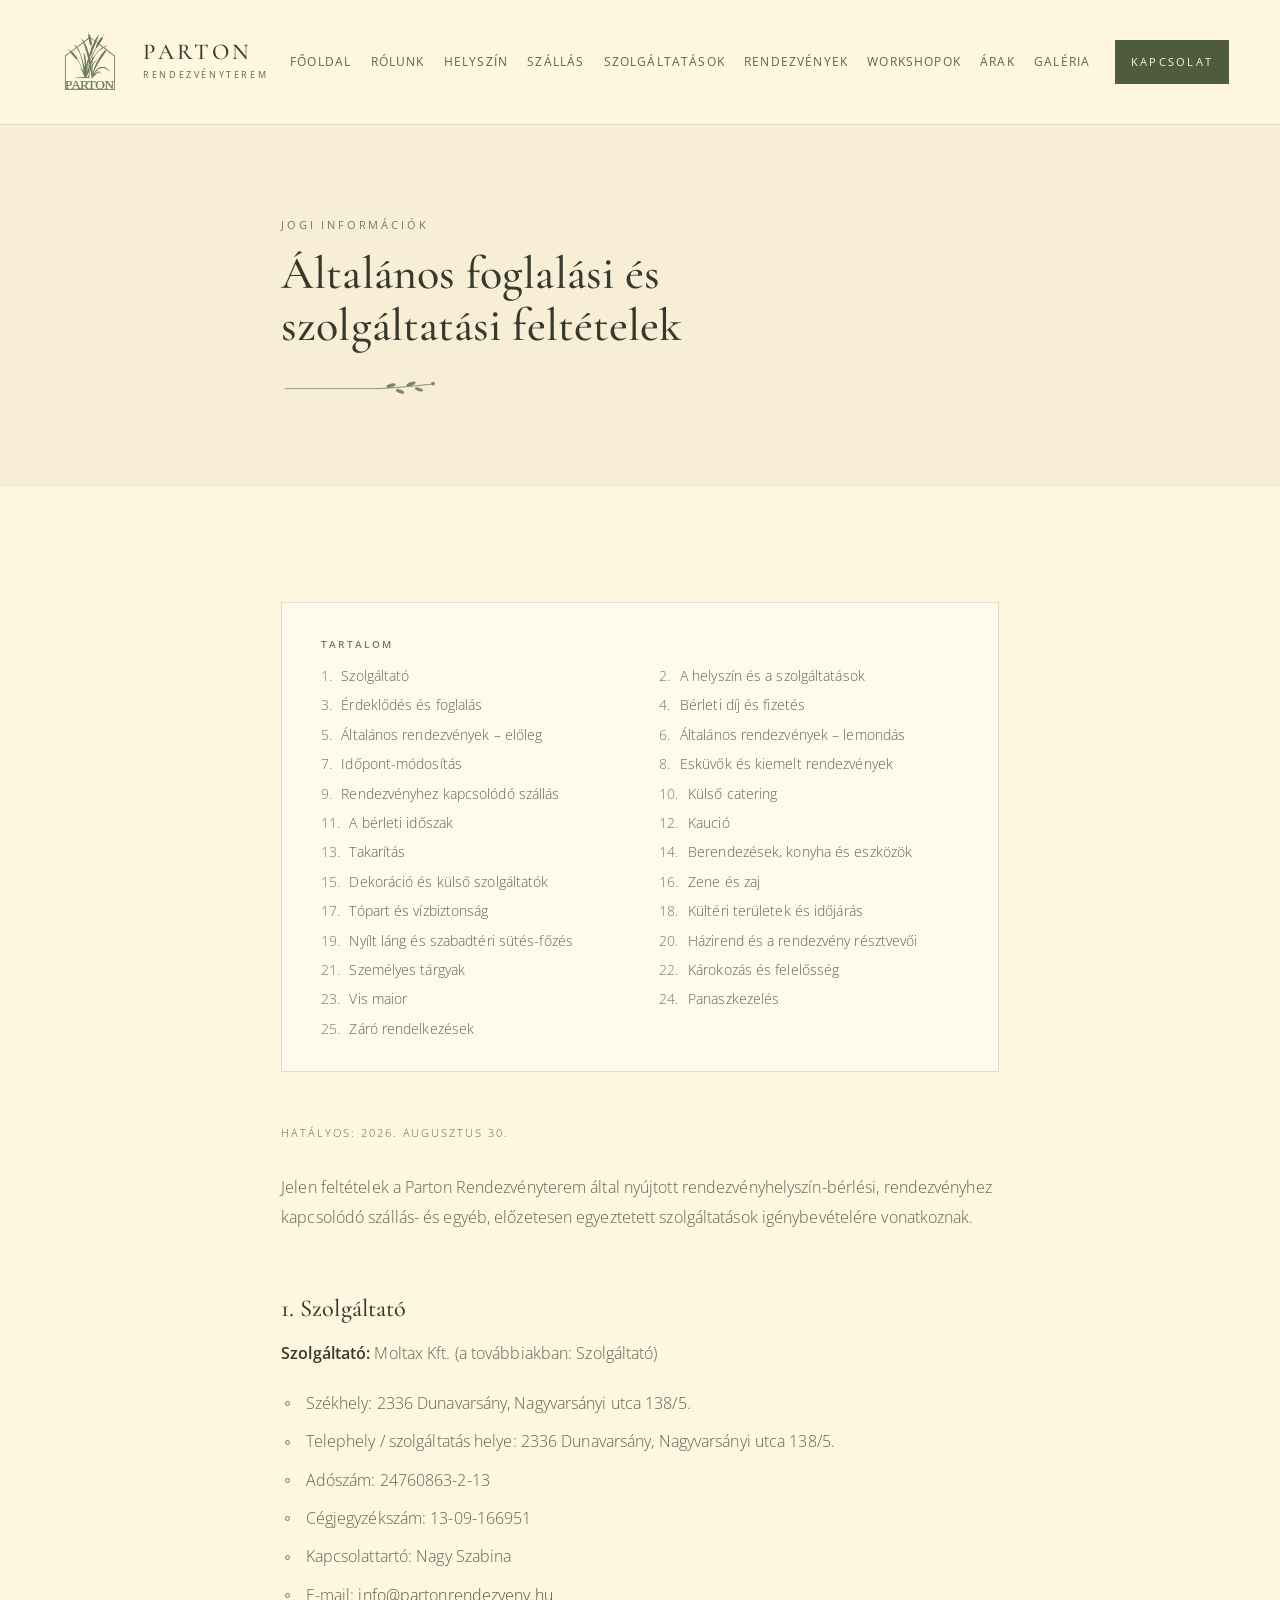
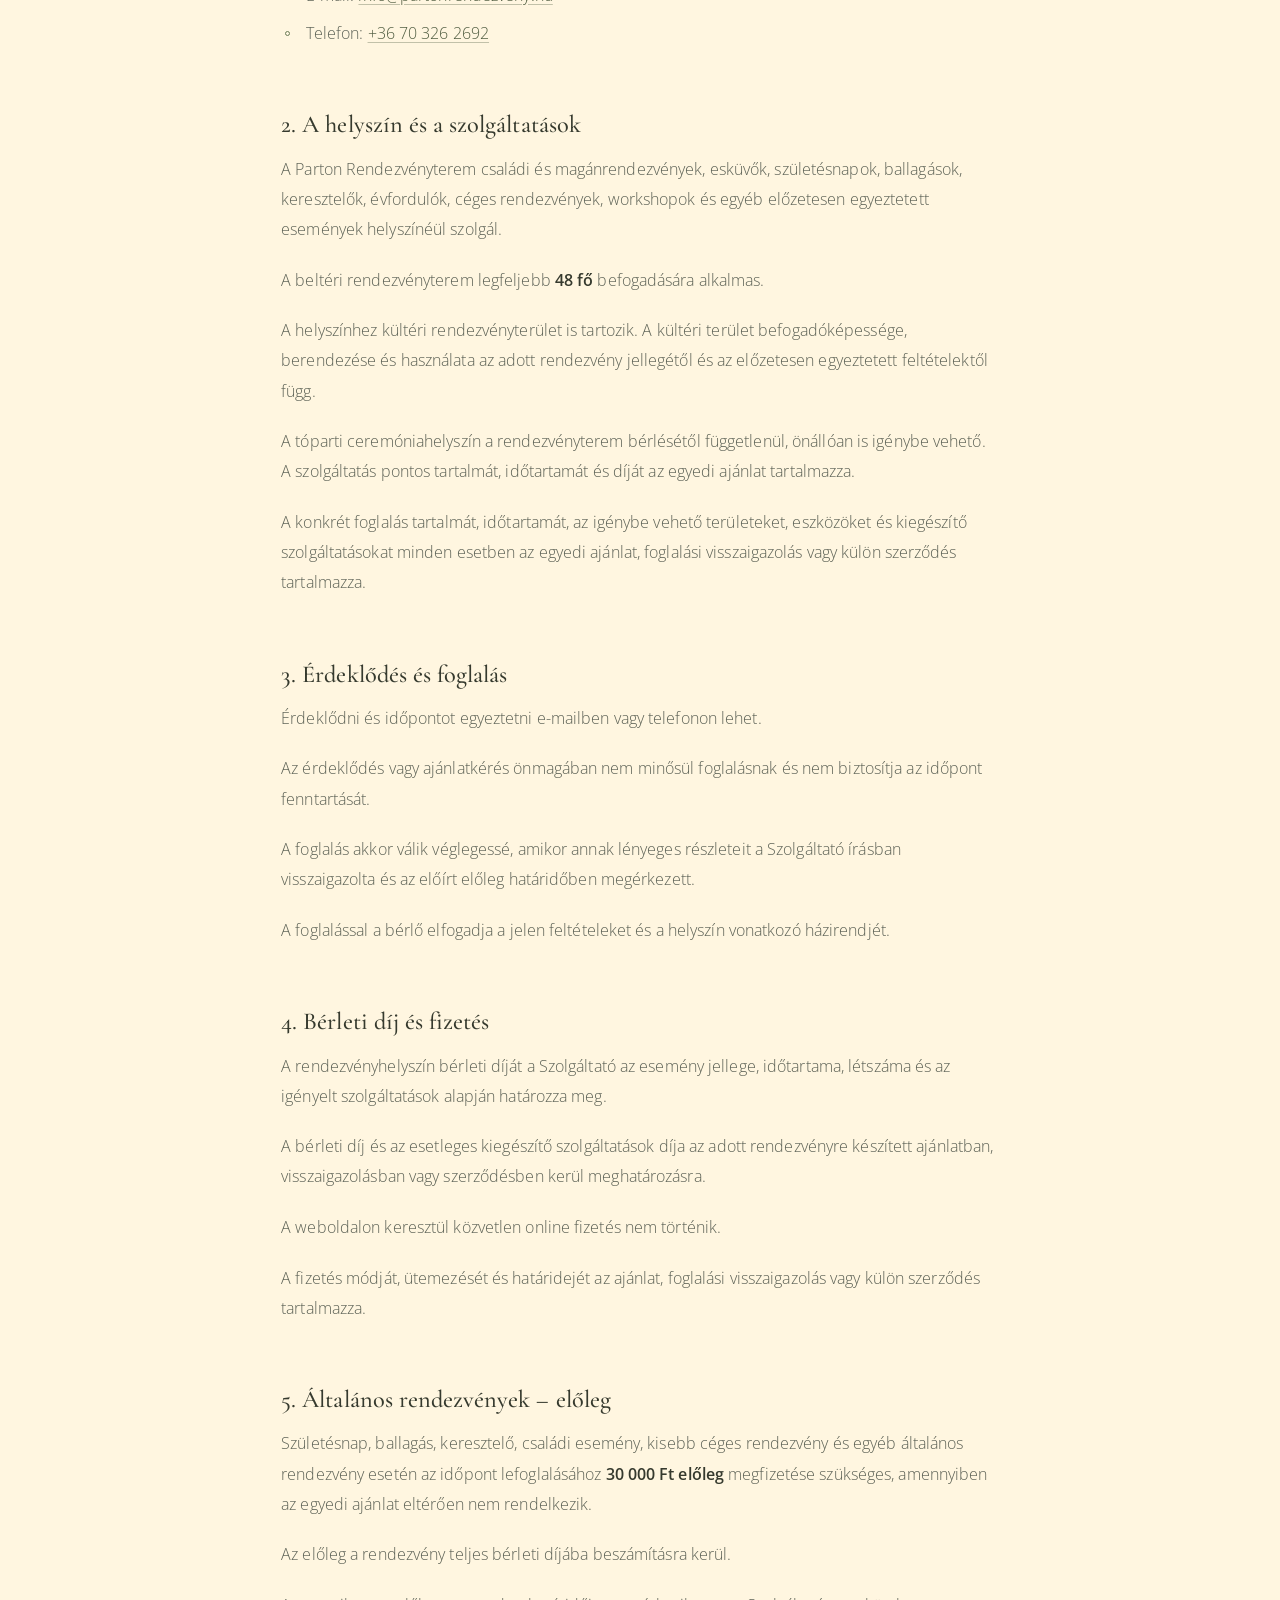
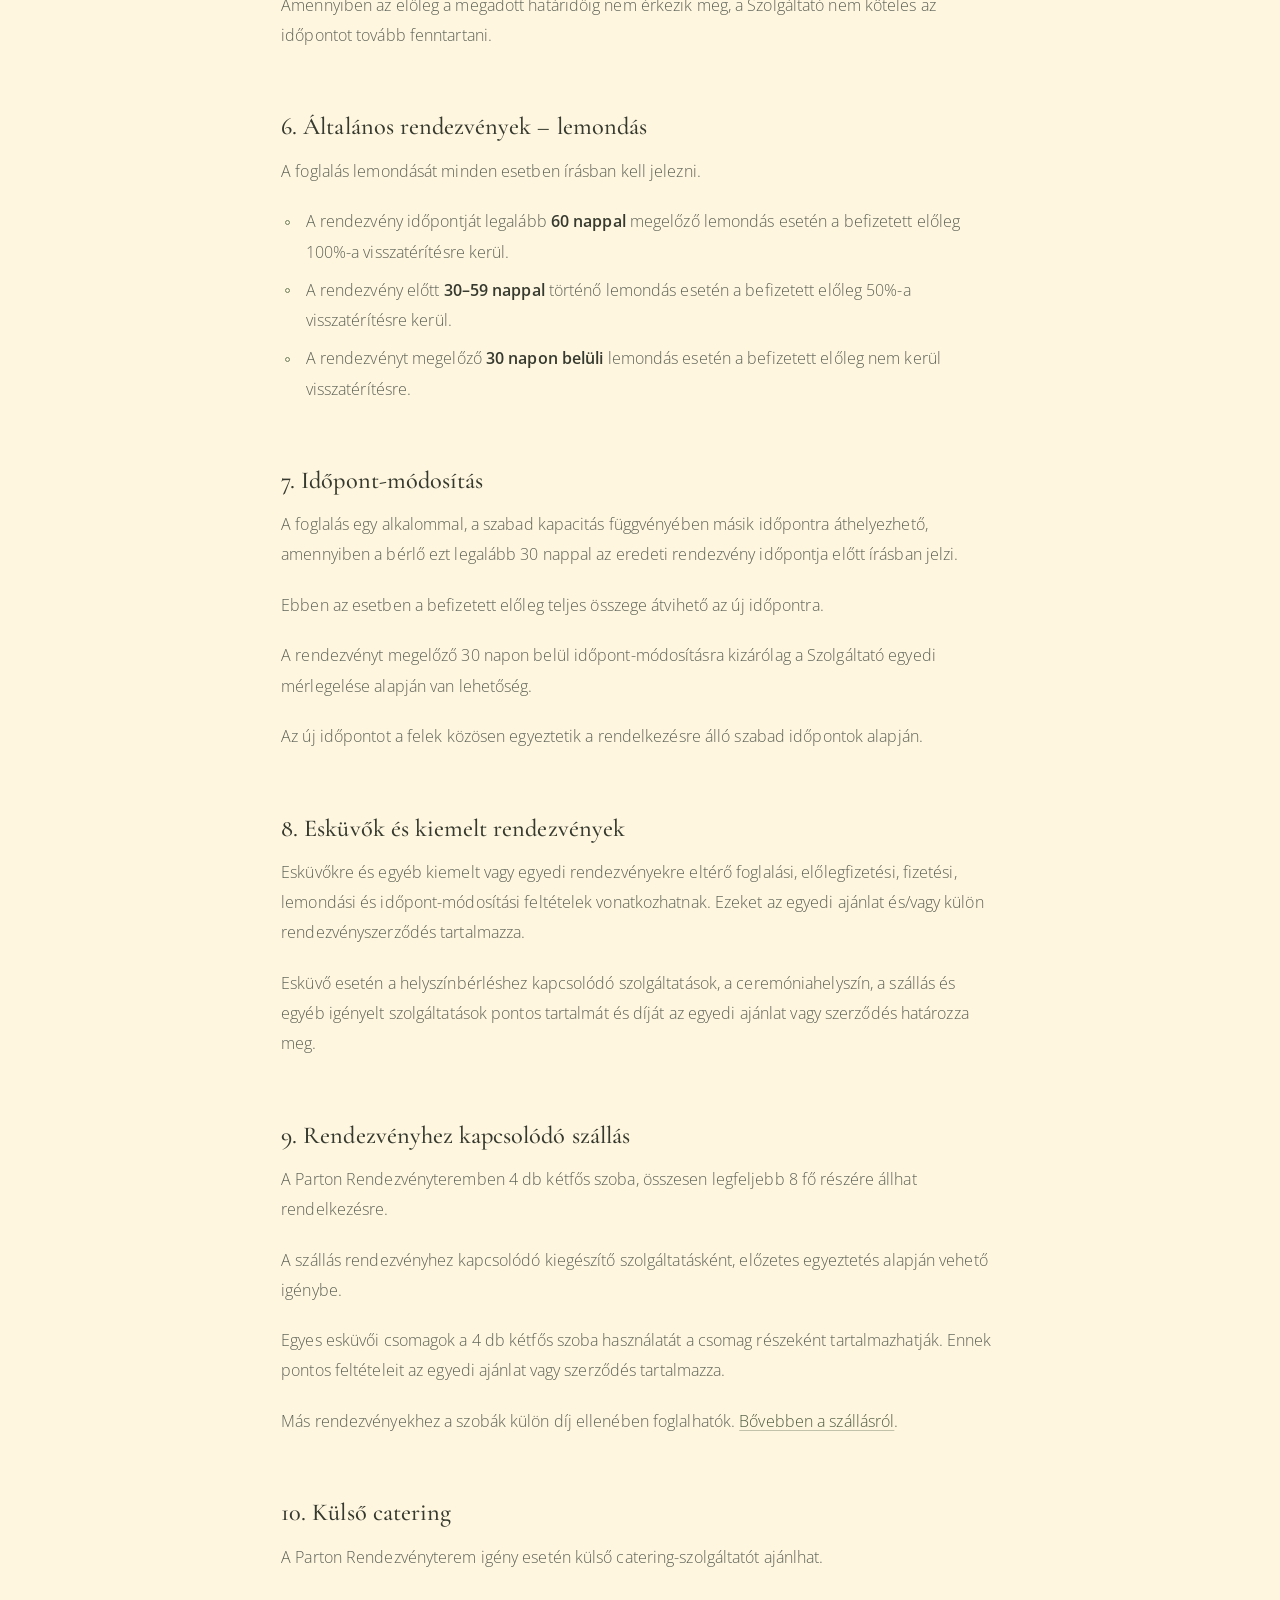
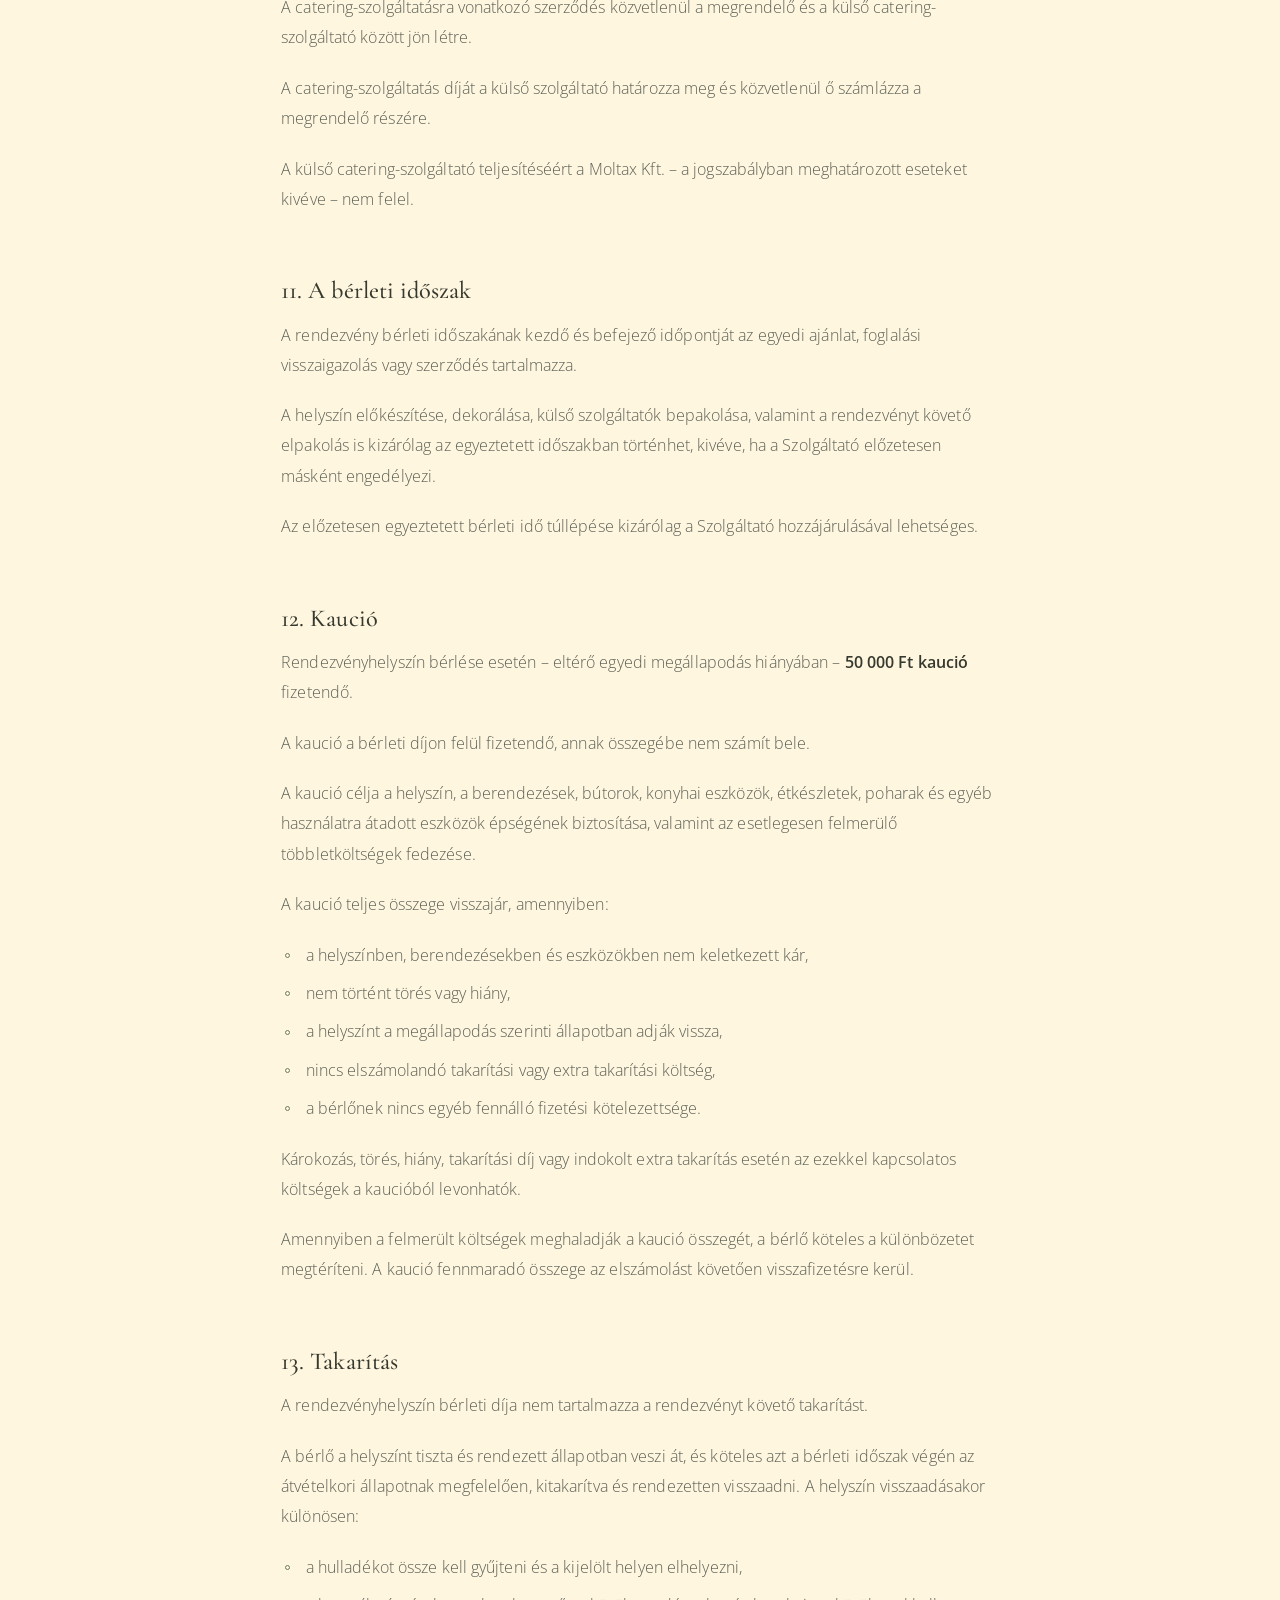
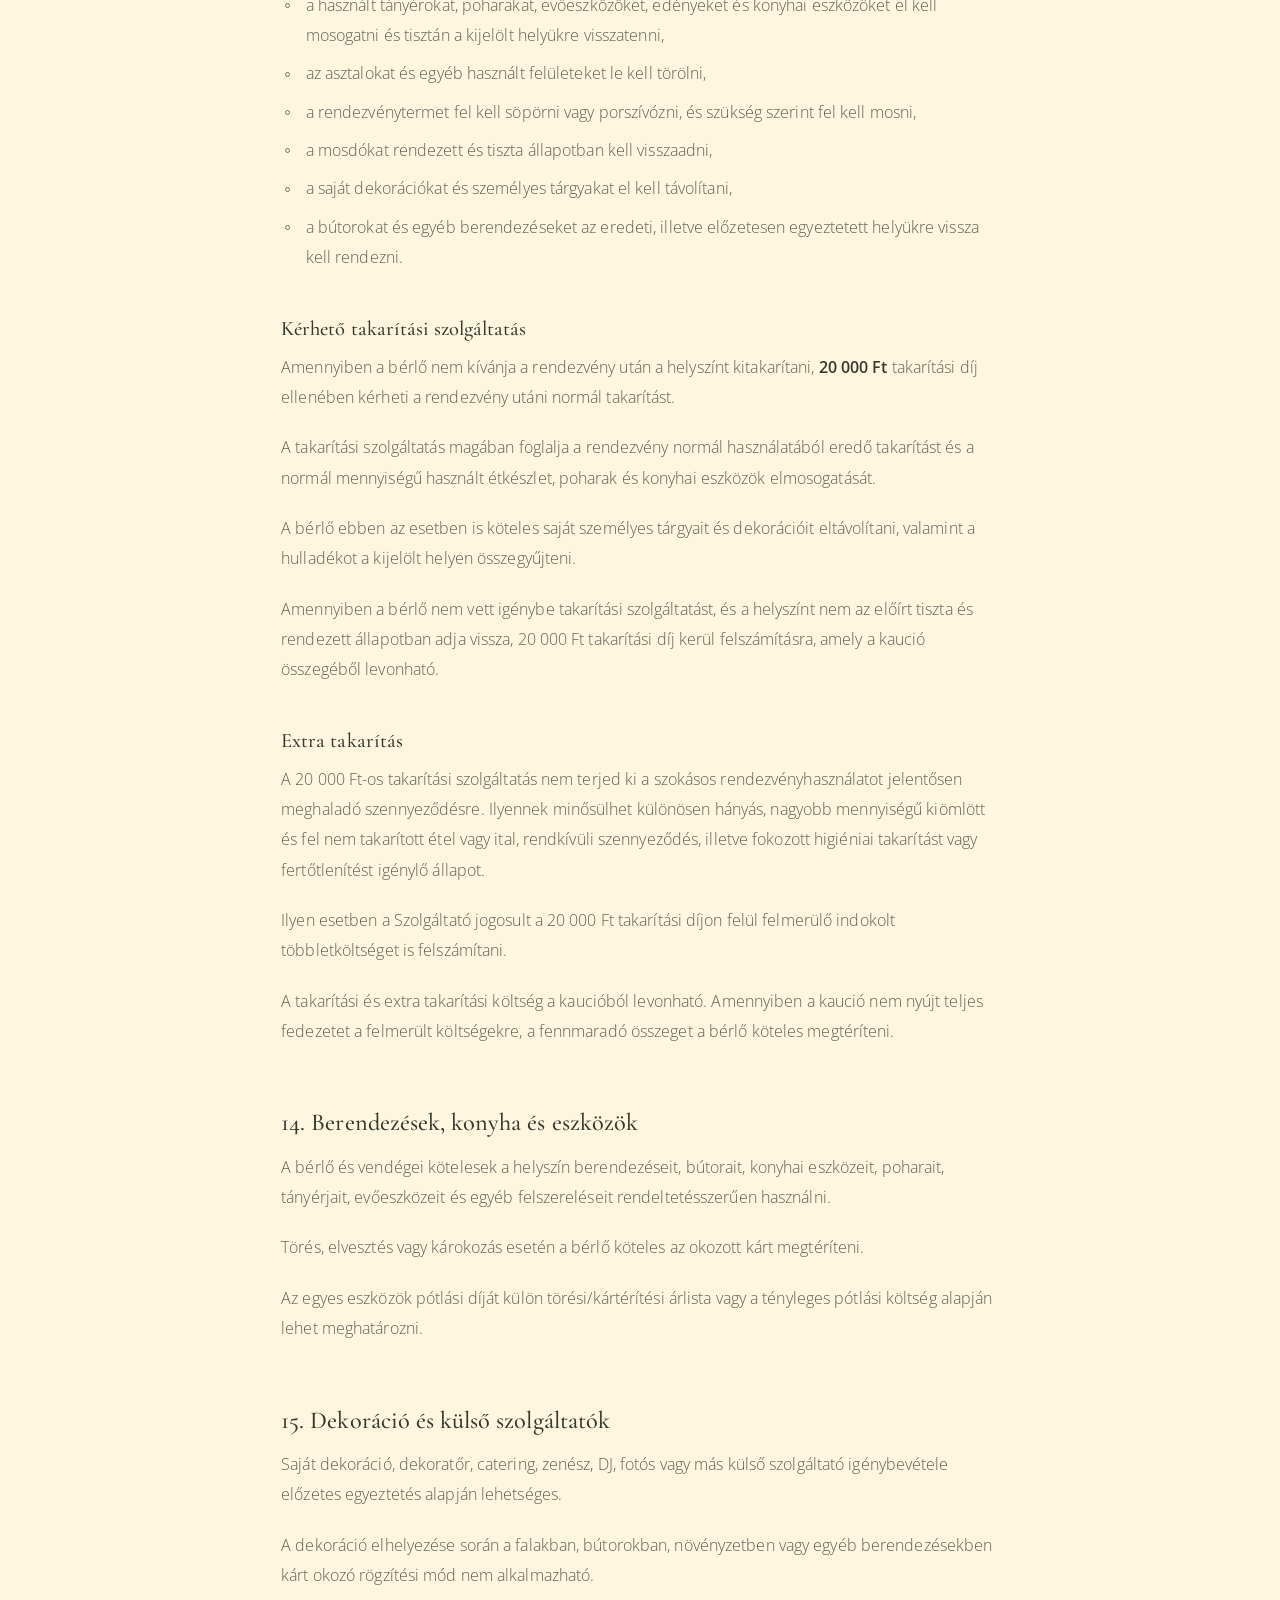
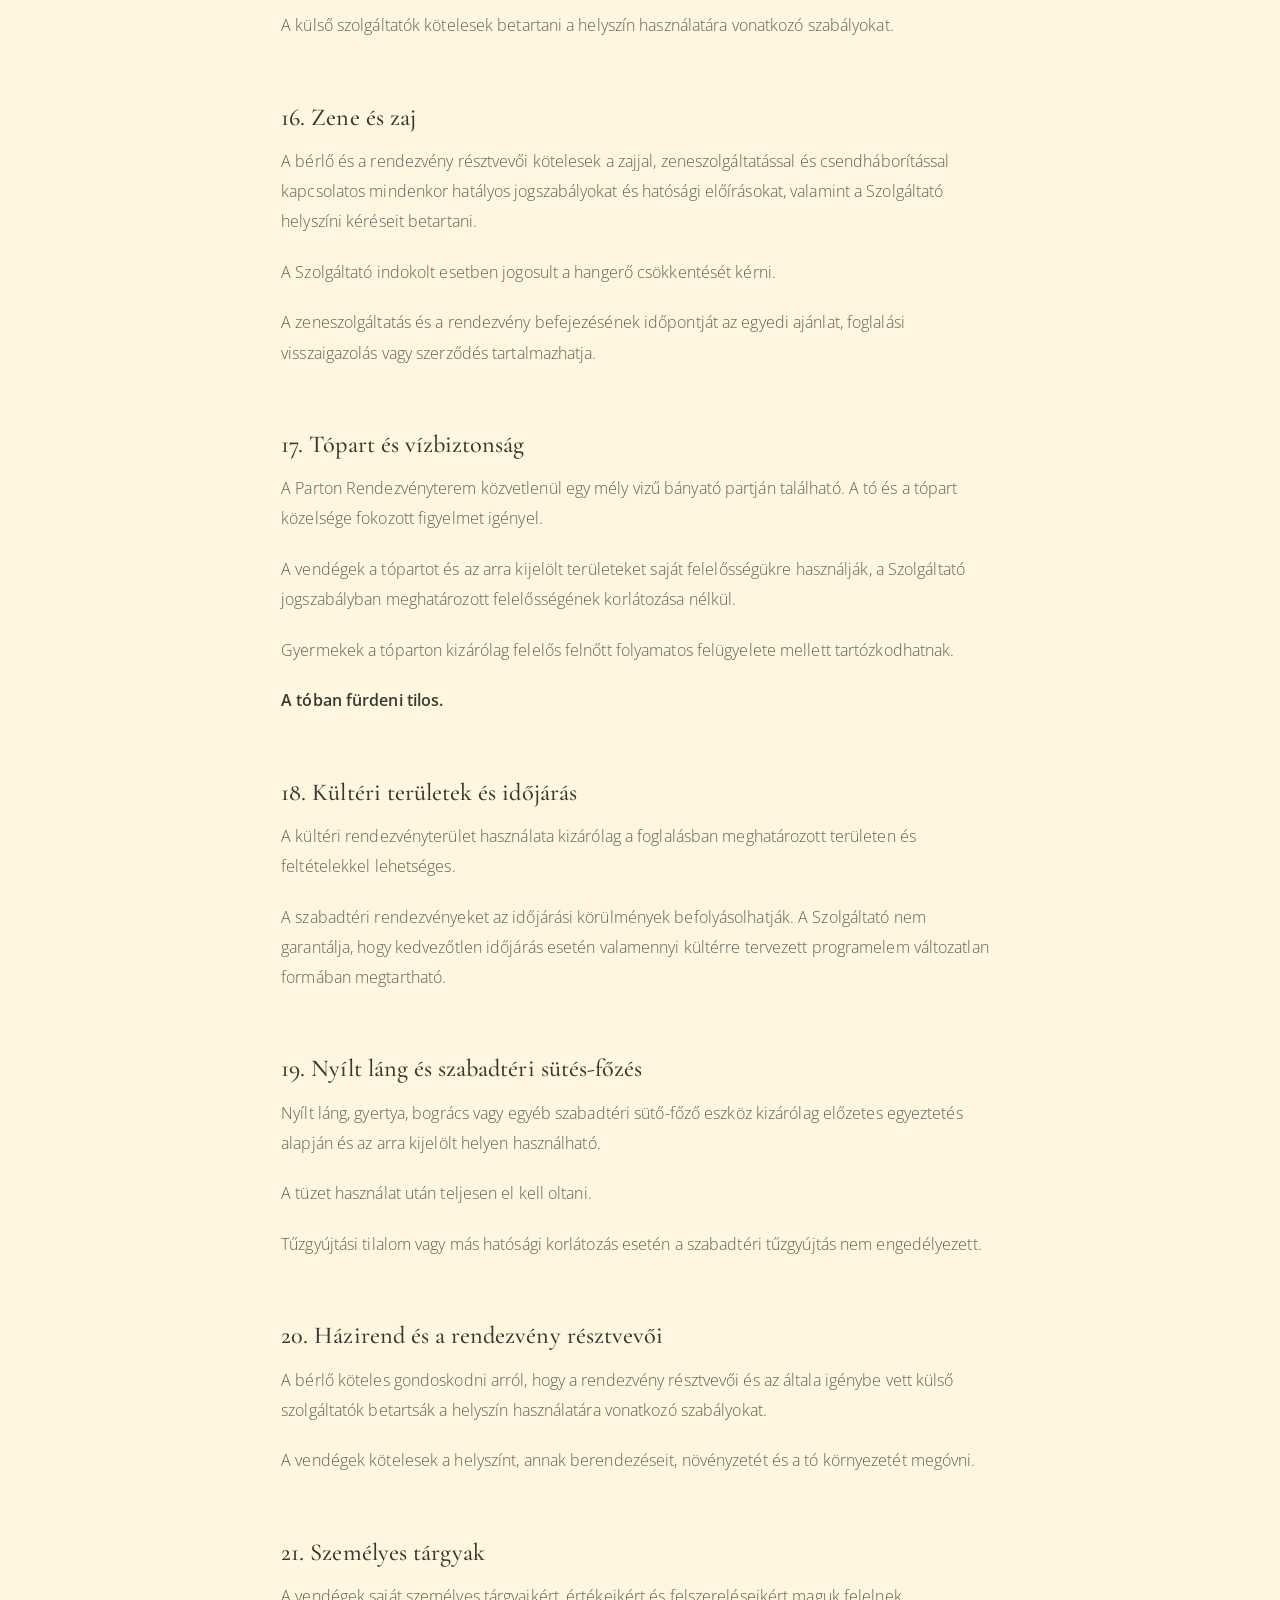
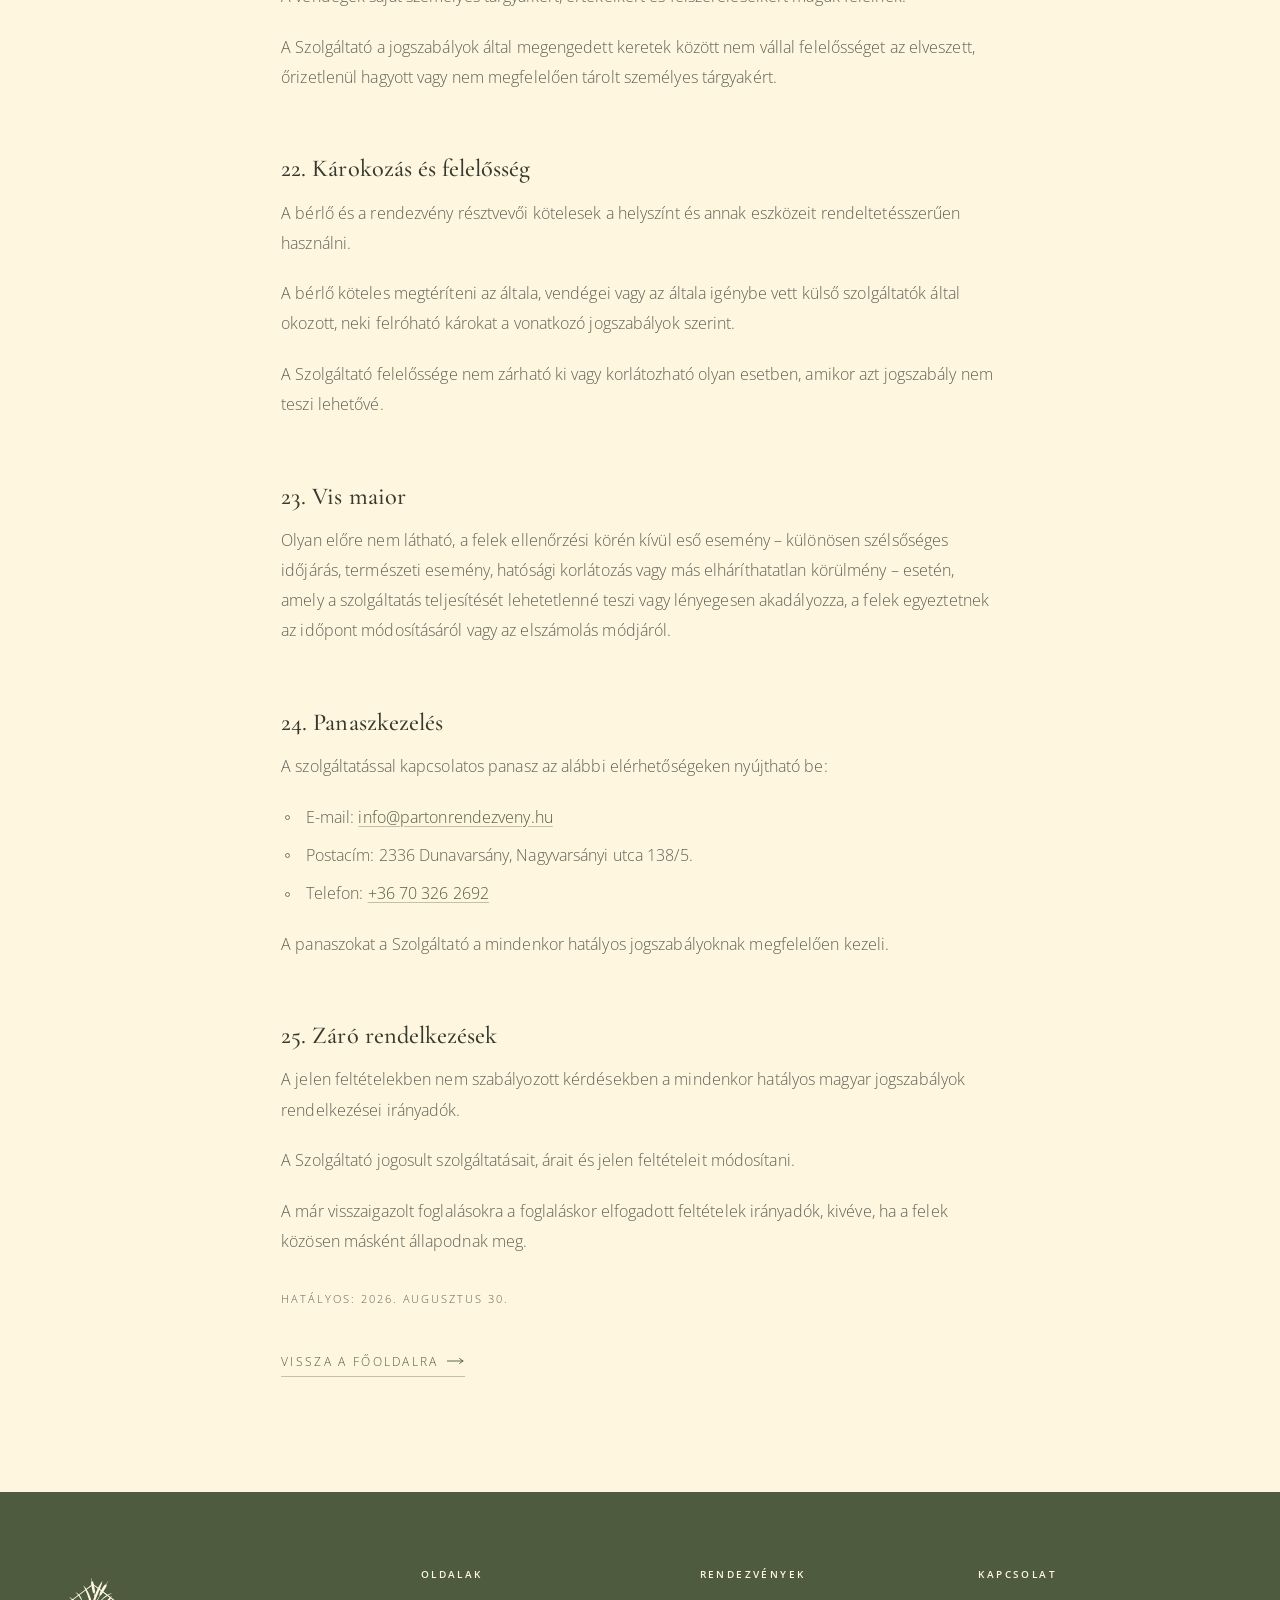
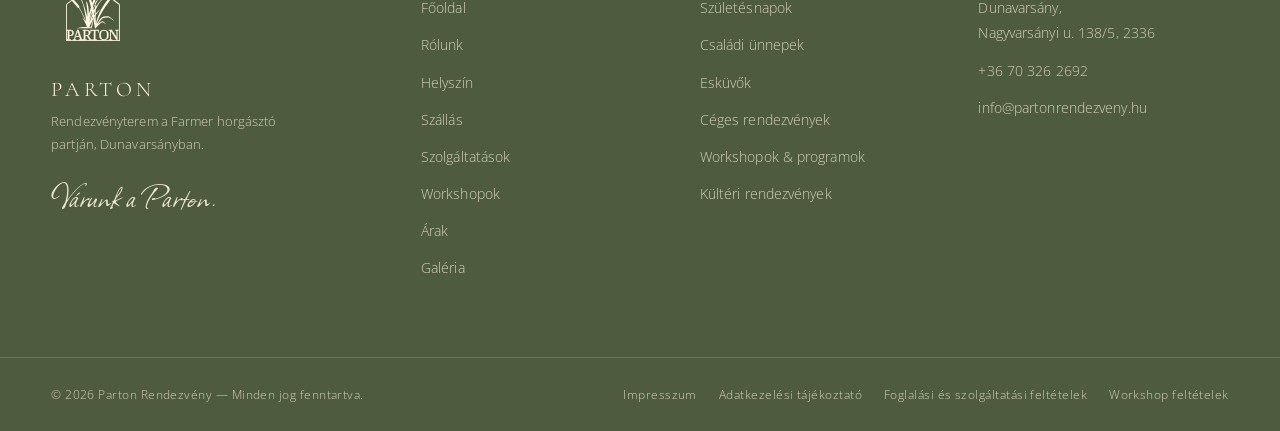
<file: aszf.html>
<!DOCTYPE html>
<html lang="hu">
<head>
<meta charset="utf-8">
<meta name="viewport" content="width=device-width, initial-scale=1">
<title>Foglalási és szolgáltatási feltételek – Parton Rendezvényterem</title>
<meta name="description" content="A Parton Rendezvényterem általános foglalási és szolgáltatási feltételei: előleg, lemondás, kaució, takarítás, házirend és vízbiztonság.">
<meta name="robots" content="noindex, follow">
<link rel="canonical" href="https://partonrendezveny.hu/aszf">
<link rel="icon" href="favicon.ico" sizes="16x16 32x32 48x48">
<link rel="icon" href="assets/img/favicon.png" type="image/png" sizes="64x64">
<link rel="apple-touch-icon" href="assets/img/apple-touch-icon.png">
<link rel="preconnect" href="https://fonts.googleapis.com">
<link rel="preconnect" href="https://fonts.gstatic.com" crossorigin>
<link href="https://fonts.googleapis.com/css2?family=Allison&family=Cormorant+Garamond:wght@300;400;500;600&family=Open+Sans:wght@300;400;600&display=swap" rel="stylesheet">
<link rel="stylesheet" href="assets/css/style.css">
</head>
<body>
<a class="skip" href="#main">Ugrás a tartalomra</a>

<header class="header">
  <div class="wrap header__inner">
    <a class="brand" href="index.html" aria-label="Parton Rendezvényterem – főoldal">
      <img class="brand__mark" src="assets/svg/logo-zold.svg" alt="" width="200" height="200">
      <span class="brand__text">
        <span class="brand__name">PARTON</span>
        <span class="brand__sub">Rendezvényterem</span>
      </span>
    </a>
    <button class="burger" type="button" aria-expanded="false" aria-controls="nav" aria-label="Menü">
      <span></span><span></span><span></span>
    </button>
    <nav class="nav" id="nav" aria-label="Főmenü">
      <a class="nav__link" href="index.html">Főoldal</a>
      <a class="nav__link" href="rolunk.html">Rólunk</a>
      <a class="nav__link" href="helyszin.html">Helyszín</a>
      <a class="nav__link" href="szallas.html">Szállás</a>
      <a class="nav__link" href="szolgaltatasok.html">Szolgáltatások</a>
      <a class="nav__link" href="rendezvenyek.html">Rendezvények</a>
      <a class="nav__link" href="workshopok.html">Workshopok</a>
      <a class="nav__link" href="arak.html">Árak</a>
      <a class="nav__link" href="galeria.html">Galéria</a>
      <a class="btn nav__cta" href="kapcsolat.html">Kapcsolat</a>
    </nav>
  </div>
</header>

<main id="main">
  <section class="pagehead">
    <div class="wrap wrap--narrow">
      <div class="pagehead__inner">
        <p class="kicker">Jogi információk</p>
        <h1 class="h-section">Általános foglalási és szolgáltatási feltételek</h1>
        <img class="divider" src="assets/svg/divider.svg" alt="" width="132" height="12">
      </div>
    </div>
  </section>

  <section class="section">
    <div class="wrap wrap--narrow">

      <nav class="toc reveal" aria-label="A dokumentum tartalma">
        <p class="toc__title">Tartalom</p>
        <ol>
          <li><a href="#szolgaltato">Szolgáltató</a></li>
          <li><a href="#a-helyszin-es-a-szolgaltatasok">A helyszín és a szolgáltatások</a></li>
          <li><a href="#erdeklodes-es-foglalas">Érdeklődés és foglalás</a></li>
          <li><a href="#berleti-dij-es-fizetes">Bérleti díj és fizetés</a></li>
          <li><a href="#altalanos-rendezvenyek-eloleg">Általános rendezvények – előleg</a></li>
          <li><a href="#altalanos-rendezvenyek-lemondas">Általános rendezvények – lemondás</a></li>
          <li><a href="#idopont-modositas">Időpont-módosítás</a></li>
          <li><a href="#eskuvok-es-kiemelt-rendezvenyek">Esküvők és kiemelt rendezvények</a></li>
          <li><a href="#rendezvenyhez-kapcsolodo-szallas">Rendezvényhez kapcsolódó szállás</a></li>
          <li><a href="#kulso-catering">Külső catering</a></li>
          <li><a href="#a-berleti-idoszak">A bérleti időszak</a></li>
          <li><a href="#kaucio">Kaució</a></li>
          <li><a href="#takaritas">Takarítás</a></li>
          <li><a href="#berendezesek-konyha-es-eszkozok">Berendezések, konyha és eszközök</a></li>
          <li><a href="#dekoracio-es-kulso-szolgaltatok">Dekoráció és külső szolgáltatók</a></li>
          <li><a href="#zene-es-zaj">Zene és zaj</a></li>
          <li><a href="#topart-es-vizbiztonsag">Tópart és vízbiztonság</a></li>
          <li><a href="#kulteri-teruletek-es-idojaras">Kültéri területek és időjárás</a></li>
          <li><a href="#nyilt-lang-es-szabadteri-sutes-fozes">Nyílt láng és szabadtéri sütés-főzés</a></li>
          <li><a href="#hazirend-es-a-rendezveny-resztvevoi">Házirend és a rendezvény résztvevői</a></li>
          <li><a href="#szemelyes-targyak">Személyes tárgyak</a></li>
          <li><a href="#karokozas-es-felelosseg">Károkozás és felelősség</a></li>
          <li><a href="#vis-maior">Vis maior</a></li>
          <li><a href="#panaszkezeles">Panaszkezelés</a></li>
          <li><a href="#zaro-rendelkezesek">Záró rendelkezések</a></li>
        </ol>
      </nav>

      <div class="prose">
        <p class="legal-date">Hatályos: 2026. augusztus 30.</p>
        <p>Jelen feltételek a Parton Rendezvényterem által nyújtott rendezvényhelyszín-bérlési, rendezvényhez kapcsolódó szállás- és egyéb, előzetesen egyeztetett szolgáltatások igénybevételére vonatkoznak.</p>
        <h2 class="legal-section" id="szolgaltato">1. Szolgáltató</h2>
        <p><strong>Szolgáltató:</strong> Moltax Kft. (a továbbiakban: Szolgáltató)</p>
        <ul>
          <li>Székhely: 2336 Dunavarsány, Nagyvarsányi utca 138/5.</li>
          <li>Telephely / szolgáltatás helye: 2336 Dunavarsány, Nagyvarsányi utca 138/5.</li>
          <li>Adószám: 24760863-2-13</li>
          <li>Cégjegyzékszám: 13-09-166951</li>
          <li>Kapcsolattartó: Nagy Szabina</li>
          <li>E-mail: <a href="mailto:info@partonrendezveny.hu">info@partonrendezveny.hu</a></li>
          <li>Telefon: <a href="tel:+36703262692">+36 70 326 2692</a></li>
        </ul>
        <h2 class="legal-section" id="a-helyszin-es-a-szolgaltatasok">2. A helyszín és a szolgáltatások</h2>
        <p>A Parton Rendezvényterem családi és magánrendezvények, esküvők, születésnapok,
        ballagások, keresztelők, évfordulók, céges rendezvények, workshopok és egyéb előzetesen
        egyeztetett események helyszínéül szolgál.</p>
        <p>A beltéri rendezvényterem legfeljebb <strong>48 fő</strong> befogadására alkalmas.</p>
        <p>A helyszínhez kültéri rendezvényterület is tartozik. A kültéri terület
        befogadóképessége, berendezése és használata az adott rendezvény jellegétől és az
        előzetesen egyeztetett feltételektől függ.</p>
        <p>A tóparti ceremóniahelyszín a rendezvényterem bérlésétől függetlenül, önállóan is
        igénybe vehető. A szolgáltatás pontos tartalmát, időtartamát és díját az egyedi ajánlat
        tartalmazza.</p>
        <p>A konkrét foglalás tartalmát, időtartamát, az igénybe vehető területeket, eszközöket
        és kiegészítő szolgáltatásokat minden esetben az egyedi ajánlat, foglalási visszaigazolás
        vagy külön szerződés tartalmazza.</p>
        <h2 class="legal-section" id="erdeklodes-es-foglalas">3. Érdeklődés és foglalás</h2>
        <p>Érdeklődni és időpontot egyeztetni e-mailben vagy telefonon lehet.</p>
        <p>Az érdeklődés vagy ajánlatkérés önmagában nem minősül foglalásnak és nem biztosítja
        az időpont fenntartását.</p>
        <p>A foglalás akkor válik véglegessé, amikor annak lényeges részleteit a Szolgáltató
        írásban visszaigazolta és az előírt előleg határidőben megérkezett.</p>
        <p>A foglalással a bérlő elfogadja a jelen feltételeket és a helyszín vonatkozó
        házirendjét.</p>
        <h2 class="legal-section" id="berleti-dij-es-fizetes">4. Bérleti díj és fizetés</h2>
        <p>A rendezvényhelyszín bérleti díját a Szolgáltató az esemény jellege, időtartama,
        létszáma és az igényelt szolgáltatások alapján határozza meg.</p>
        <p>A bérleti díj és az esetleges kiegészítő szolgáltatások díja az adott rendezvényre
        készített ajánlatban, visszaigazolásban vagy szerződésben kerül meghatározásra.</p>
        <p>A weboldalon keresztül közvetlen online fizetés nem történik.</p>
        <p>A fizetés módját, ütemezését és határidejét az ajánlat, foglalási visszaigazolás vagy
        külön szerződés tartalmazza.</p>
        <h2 class="legal-section" id="altalanos-rendezvenyek-eloleg">5. Általános rendezvények – előleg</h2>
        <p>Születésnap, ballagás, keresztelő, családi esemény, kisebb céges rendezvény és egyéb
        általános rendezvény esetén az időpont lefoglalásához <strong>30 000 Ft előleg</strong>
        megfizetése szükséges, amennyiben az egyedi ajánlat eltérően nem rendelkezik.</p>
        <p>Az előleg a rendezvény teljes bérleti díjába beszámításra kerül.</p>
        <p>Amennyiben az előleg a megadott határidőig nem érkezik meg, a Szolgáltató nem köteles
        az időpontot tovább fenntartani.</p>
        <h2 class="legal-section" id="altalanos-rendezvenyek-lemondas">6. Általános rendezvények – lemondás</h2>
        <p>A foglalás lemondását minden esetben írásban kell jelezni.</p>
        <ul>
          <li>A rendezvény időpontját legalább <strong>60 nappal</strong> megelőző lemondás esetén
          a befizetett előleg 100%-a visszatérítésre kerül.</li>
          <li>A rendezvény előtt <strong>30–59 nappal</strong> történő lemondás esetén a befizetett
          előleg 50%-a visszatérítésre kerül.</li>
          <li>A rendezvényt megelőző <strong>30 napon belüli</strong> lemondás esetén a befizetett
          előleg nem kerül visszatérítésre.</li>
        </ul>
        <h2 class="legal-section" id="idopont-modositas">7. Időpont-módosítás</h2>
        <p>A foglalás egy alkalommal, a szabad kapacitás függvényében másik időpontra
        áthelyezhető, amennyiben a bérlő ezt legalább 30 nappal az eredeti rendezvény időpontja
        előtt írásban jelzi.</p>
        <p>Ebben az esetben a befizetett előleg teljes összege átvihető az új időpontra.</p>
        <p>A rendezvényt megelőző 30 napon belül időpont-módosításra kizárólag a Szolgáltató
        egyedi mérlegelése alapján van lehetőség.</p>
        <p>Az új időpontot a felek közösen egyeztetik a rendelkezésre álló szabad időpontok
        alapján.</p>
        <h2 class="legal-section" id="eskuvok-es-kiemelt-rendezvenyek">8. Esküvők és kiemelt rendezvények</h2>
        <p>Esküvőkre és egyéb kiemelt vagy egyedi rendezvényekre eltérő foglalási,
        előlegfizetési, fizetési, lemondási és időpont-módosítási feltételek vonatkozhatnak.
        Ezeket az egyedi ajánlat és/vagy külön rendezvényszerződés tartalmazza.</p>
        <p>Esküvő esetén a helyszínbérléshez kapcsolódó szolgáltatások, a ceremóniahelyszín, a
        szállás és egyéb igényelt szolgáltatások pontos tartalmát és díját az egyedi ajánlat vagy
        szerződés határozza meg.</p>
        <h2 class="legal-section" id="rendezvenyhez-kapcsolodo-szallas">9. Rendezvényhez kapcsolódó szállás</h2>
        <p>A Parton Rendezvényteremben 4 db kétfős szoba, összesen legfeljebb 8 fő részére
        állhat rendelkezésre.</p>
        <p>A szállás rendezvényhez kapcsolódó kiegészítő szolgáltatásként, előzetes egyeztetés
        alapján vehető igénybe.</p>
        <p>Egyes esküvői csomagok a 4 db kétfős szoba használatát a csomag részeként
        tartalmazhatják. Ennek pontos feltételeit az egyedi ajánlat vagy szerződés tartalmazza.</p>
        <p>Más rendezvényekhez a szobák külön díj ellenében foglalhatók.
        <a href="szallas.html">Bővebben a szállásról</a>.</p>
        <h2 class="legal-section" id="kulso-catering">10. Külső catering</h2>
        <p>A Parton Rendezvényterem igény esetén külső catering-szolgáltatót ajánlhat.</p>
        <p>A catering-szolgáltatásra vonatkozó szerződés közvetlenül a megrendelő és a külső
        catering-szolgáltató között jön létre.</p>
        <p>A catering-szolgáltatás díját a külső szolgáltató határozza meg és közvetlenül ő
        számlázza a megrendelő részére.</p>
        <p>A külső catering-szolgáltató teljesítéséért a Moltax Kft. – a jogszabályban
        meghatározott eseteket kivéve – nem felel.</p>
        <h2 class="legal-section" id="a-berleti-idoszak">11. A bérleti időszak</h2>
        <p>A rendezvény bérleti időszakának kezdő és befejező időpontját az egyedi ajánlat,
        foglalási visszaigazolás vagy szerződés tartalmazza.</p>
        <p>A helyszín előkészítése, dekorálása, külső szolgáltatók bepakolása, valamint a
        rendezvényt követő elpakolás is kizárólag az egyeztetett időszakban történhet, kivéve, ha
        a Szolgáltató előzetesen másként engedélyezi.</p>
        <p>Az előzetesen egyeztetett bérleti idő túllépése kizárólag a Szolgáltató
        hozzájárulásával lehetséges.</p>
        <h2 class="legal-section" id="kaucio">12. Kaució</h2>
        <p>Rendezvényhelyszín bérlése esetén – eltérő egyedi megállapodás hiányában –
        <strong>50 000 Ft kaució</strong> fizetendő.</p>
        <p>A kaució a bérleti díjon felül fizetendő, annak összegébe nem számít bele.</p>
        <p>A kaució célja a helyszín, a berendezések, bútorok, konyhai eszközök, étkészletek,
        poharak és egyéb használatra átadott eszközök épségének biztosítása, valamint az
        esetlegesen felmerülő többletköltségek fedezése.</p>
        <p>A kaució teljes összege visszajár, amennyiben:</p>
        <ul>
          <li>a helyszínben, berendezésekben és eszközökben nem keletkezett kár,</li>
          <li>nem történt törés vagy hiány,</li>
          <li>a helyszínt a megállapodás szerinti állapotban adják vissza,</li>
          <li>nincs elszámolandó takarítási vagy extra takarítási költség,</li>
          <li>a bérlőnek nincs egyéb fennálló fizetési kötelezettsége.</li>
        </ul>
        <p>Károkozás, törés, hiány, takarítási díj vagy indokolt extra takarítás esetén az
        ezekkel kapcsolatos költségek a kaucióból levonhatók.</p>
        <p>Amennyiben a felmerült költségek meghaladják a kaució összegét, a bérlő köteles a
        különbözetet megtéríteni. A kaució fennmaradó összege az elszámolást követően
        visszafizetésre kerül.</p>
        <h2 class="legal-section" id="takaritas">13. Takarítás</h2>
        <p>A rendezvényhelyszín bérleti díja nem tartalmazza a rendezvényt követő takarítást.</p>
        <p>A bérlő a helyszínt tiszta és rendezett állapotban veszi át, és köteles azt a bérleti
        időszak végén az átvételkori állapotnak megfelelően, kitakarítva és rendezetten
        visszaadni. A helyszín visszaadásakor különösen:</p>
        <ul>
          <li>a hulladékot össze kell gyűjteni és a kijelölt helyen elhelyezni,</li>
          <li>a használt tányérokat, poharakat, evőeszközöket, edényeket és konyhai eszközöket el
          kell mosogatni és tisztán a kijelölt helyükre visszatenni,</li>
          <li>az asztalokat és egyéb használt felületeket le kell törölni,</li>
          <li>a rendezvénytermet fel kell söpörni vagy porszívózni, és szükség szerint fel kell
          mosni,</li>
          <li>a mosdókat rendezett és tiszta állapotban kell visszaadni,</li>
          <li>a saját dekorációkat és személyes tárgyakat el kell távolítani,</li>
          <li>a bútorokat és egyéb berendezéseket az eredeti, illetve előzetesen egyeztetett
          helyükre vissza kell rendezni.</li>
        </ul>
        <h3>Kérhető takarítási szolgáltatás</h3>
        <p>Amennyiben a bérlő nem kívánja a rendezvény után a helyszínt kitakarítani,
        <strong>20 000 Ft</strong> takarítási díj ellenében kérheti a rendezvény utáni normál
        takarítást.</p>
        <p>A takarítási szolgáltatás magában foglalja a rendezvény normál használatából eredő
        takarítást és a normál mennyiségű használt étkészlet, poharak és konyhai eszközök
        elmosogatását.</p>
        <p>A bérlő ebben az esetben is köteles saját személyes tárgyait és dekorációit
        eltávolítani, valamint a hulladékot a kijelölt helyen összegyűjteni.</p>
        <p>Amennyiben a bérlő nem vett igénybe takarítási szolgáltatást, és a helyszínt nem az
        előírt tiszta és rendezett állapotban adja vissza, 20 000 Ft takarítási díj kerül
        felszámításra, amely a kaució összegéből levonható.</p>
        <h3>Extra takarítás</h3>
        <p>A 20 000 Ft-os takarítási szolgáltatás nem terjed ki a szokásos rendezvényhasználatot
        jelentősen meghaladó szennyeződésre. Ilyennek minősülhet különösen hányás, nagyobb
        mennyiségű kiömlött és fel nem takarított étel vagy ital, rendkívüli szennyeződés,
        illetve fokozott higiéniai takarítást vagy fertőtlenítést igénylő állapot.</p>
        <p>Ilyen esetben a Szolgáltató jogosult a 20 000 Ft takarítási díjon felül felmerülő
        indokolt többletköltséget is felszámítani.</p>
        <p>A takarítási és extra takarítási költség a kaucióból levonható. Amennyiben a kaució nem
        nyújt teljes fedezetet a felmerült költségekre, a fennmaradó összeget a bérlő köteles
        megtéríteni.</p>
        <h2 class="legal-section" id="berendezesek-konyha-es-eszkozok">14. Berendezések, konyha és eszközök</h2>
        <p>A bérlő és vendégei kötelesek a helyszín berendezéseit, bútorait, konyhai eszközeit,
        poharait, tányérjait, evőeszközeit és egyéb felszereléseit rendeltetésszerűen használni.</p>
        <p>Törés, elvesztés vagy károkozás esetén a bérlő köteles az okozott kárt megtéríteni.</p>
        <p>Az egyes eszközök pótlási díját külön törési/kártérítési árlista vagy a tényleges
        pótlási költség alapján lehet meghatározni.</p>
        <h2 class="legal-section" id="dekoracio-es-kulso-szolgaltatok">15. Dekoráció és külső szolgáltatók</h2>
        <p>Saját dekoráció, dekoratőr, catering, zenész, DJ, fotós vagy más külső szolgáltató
        igénybevétele előzetes egyeztetés alapján lehetséges.</p>
        <p>A dekoráció elhelyezése során a falakban, bútorokban, növényzetben vagy egyéb
        berendezésekben kárt okozó rögzítési mód nem alkalmazható.</p>
        <p>A külső szolgáltatók kötelesek betartani a helyszín használatára vonatkozó
        szabályokat.</p>
        <h2 class="legal-section" id="zene-es-zaj">16. Zene és zaj</h2>
        <p>A bérlő és a rendezvény résztvevői kötelesek a zajjal, zeneszolgáltatással és
        csendháborítással kapcsolatos mindenkor hatályos jogszabályokat és hatósági előírásokat,
        valamint a Szolgáltató helyszíni kéréseit betartani.</p>
        <p>A Szolgáltató indokolt esetben jogosult a hangerő csökkentését kérni.</p>
        <p>A zeneszolgáltatás és a rendezvény befejezésének időpontját az egyedi ajánlat,
        foglalási visszaigazolás vagy szerződés tartalmazhatja.</p>
        <h2 class="legal-section" id="topart-es-vizbiztonsag">17. Tópart és vízbiztonság</h2>
        <p>A Parton Rendezvényterem közvetlenül egy mély vizű bányató partján található. A tó és
        a tópart közelsége fokozott figyelmet igényel.</p>
        <p>A vendégek a tópartot és az arra kijelölt területeket saját felelősségükre használják,
        a Szolgáltató jogszabályban meghatározott felelősségének korlátozása nélkül.</p>
        <p>Gyermekek a tóparton kizárólag felelős felnőtt folyamatos felügyelete mellett
        tartózkodhatnak.</p>
        <p><strong>A tóban fürdeni tilos.</strong></p>
        <h2 class="legal-section" id="kulteri-teruletek-es-idojaras">18. Kültéri területek és időjárás</h2>
        <p>A kültéri rendezvényterület használata kizárólag a foglalásban meghatározott
        területen és feltételekkel lehetséges.</p>
        <p>A szabadtéri rendezvényeket az időjárási körülmények befolyásolhatják. A Szolgáltató
        nem garantálja, hogy kedvezőtlen időjárás esetén valamennyi kültérre tervezett programelem
        változatlan formában megtartható.</p>
        <h2 class="legal-section" id="nyilt-lang-es-szabadteri-sutes-fozes">19. Nyílt láng és szabadtéri sütés-főzés</h2>
        <p>Nyílt láng, gyertya, bogrács vagy egyéb szabadtéri sütő-főző eszköz kizárólag
        előzetes egyeztetés alapján és az arra kijelölt helyen használható.</p>
        <p>A tüzet használat után teljesen el kell oltani.</p>
        <p>Tűzgyújtási tilalom vagy más hatósági korlátozás esetén a szabadtéri tűzgyújtás nem
        engedélyezett.</p>
        <h2 class="legal-section" id="hazirend-es-a-rendezveny-resztvevoi">20. Házirend és a rendezvény résztvevői</h2>
        <p>A bérlő köteles gondoskodni arról, hogy a rendezvény résztvevői és az általa igénybe
        vett külső szolgáltatók betartsák a helyszín használatára vonatkozó szabályokat.</p>
        <p>A vendégek kötelesek a helyszínt, annak berendezéseit, növényzetét és a tó környezetét
        megóvni.</p>
        <h2 class="legal-section" id="szemelyes-targyak">21. Személyes tárgyak</h2>
        <p>A vendégek saját személyes tárgyaikért, értékeikért és felszereléseikért maguk
        felelnek.</p>
        <p>A Szolgáltató a jogszabályok által megengedett keretek között nem vállal felelősséget
        az elveszett, őrizetlenül hagyott vagy nem megfelelően tárolt személyes tárgyakért.</p>
        <h2 class="legal-section" id="karokozas-es-felelosseg">22. Károkozás és felelősség</h2>
        <p>A bérlő és a rendezvény résztvevői kötelesek a helyszínt és annak eszközeit
        rendeltetésszerűen használni.</p>
        <p>A bérlő köteles megtéríteni az általa, vendégei vagy az általa igénybe vett külső
        szolgáltatók által okozott, neki felróható károkat a vonatkozó jogszabályok szerint.</p>
        <p>A Szolgáltató felelőssége nem zárható ki vagy korlátozható olyan esetben, amikor azt
        jogszabály nem teszi lehetővé.</p>
        <h2 class="legal-section" id="vis-maior">23. Vis maior</h2>
        <p>Olyan előre nem látható, a felek ellenőrzési körén kívül eső esemény – különösen
        szélsőséges időjárás, természeti esemény, hatósági korlátozás vagy más elháríthatatlan
        körülmény – esetén, amely a szolgáltatás teljesítését lehetetlenné teszi vagy lényegesen
        akadályozza, a felek egyeztetnek az időpont módosításáról vagy az elszámolás módjáról.</p>
        <h2 class="legal-section" id="panaszkezeles">24. Panaszkezelés</h2>
        <p>A szolgáltatással kapcsolatos panasz az alábbi elérhetőségeken nyújtható be:</p>
        <ul>
          <li>E-mail: <a href="mailto:info@partonrendezveny.hu">info@partonrendezveny.hu</a></li>
          <li>Postacím: 2336 Dunavarsány, Nagyvarsányi utca 138/5.</li>
          <li>Telefon: <a href="tel:+36703262692">+36 70 326 2692</a></li>
        </ul>
        <p>A panaszokat a Szolgáltató a mindenkor hatályos jogszabályoknak megfelelően kezeli.</p>
        <h2 class="legal-section" id="zaro-rendelkezesek">25. Záró rendelkezések</h2>
        <p>A jelen feltételekben nem szabályozott kérdésekben a mindenkor hatályos magyar
        jogszabályok rendelkezései irányadók.</p>
        <p>A Szolgáltató jogosult szolgáltatásait, árait és jelen feltételeit módosítani.</p>
        <p>A már visszaigazolt foglalásokra a foglaláskor elfogadott feltételek irányadók, kivéve,
        ha a felek közösen másként állapodnak meg.</p>
        <p class="legal-date" style="margin:3em 0 0">Hatályos: 2026. augusztus 30.</p>
      <p style="margin-top:2.2em"><a class="textlink" href="index.html">Vissza a főoldalra <img src="assets/svg/arrow.svg" alt="" width="18" height="6"></a></p>
      </div>

    </div>
  </section>

</main>

<footer class="footer">
  <div class="wrap footer__top">
    <div class="footer__brand">
      <img class="footer__mark" src="assets/svg/logo-bezs.svg" alt="" width="200" height="200">
      <div>
        <p class="footer__name">PARTON</p>
        <p class="footer__tag">Rendezvényterem a Farmer horgásztó partján, Dunavarsányban.</p>
      </div>
      <p class="footer__script">Várunk a Parton.</p>
    </div>
    <div>
      <h2 class="footer__title">Oldalak</h2>
      <ul class="footer__list">
        <li><a href="index.html">Főoldal</a></li>
        <li><a href="rolunk.html">Rólunk</a></li>
        <li><a href="helyszin.html">Helyszín</a></li>
        <li><a href="szallas.html">Szállás</a></li>
        <li><a href="szolgaltatasok.html">Szolgáltatások</a></li>
        <li><a href="workshopok.html">Workshopok</a></li>
        <li><a href="arak.html">Árak</a></li>
        <li><a href="galeria.html">Galéria</a></li>
      </ul>
    </div>
    <div>
      <h2 class="footer__title">Rendezvények</h2>
      <ul class="footer__list">
        <li><a href="rendezvenyek.html#szuletesnapok">Születésnapok</a></li>
        <li><a href="rendezvenyek.html#csaladi-unnepek">Családi ünnepek</a></li>
        <li><a href="rendezvenyek.html#eskuvok">Esküvők</a></li>
        <li><a href="rendezvenyek.html#ceges-rendezvenyek">Céges rendezvények</a></li>
        <li><a href="rendezvenyek.html#workshopok">Workshopok &amp; programok</a></li>
        <li><a href="rendezvenyek.html#kulteri-rendezvenyek">Kültéri rendezvények</a></li>
      </ul>
    </div>
    <div>
      <h2 class="footer__title">Kapcsolat</h2>
      <ul class="footer__list">
        <li><a href="https://www.google.com/maps/place/data=!4m2!3m1!1s0x4741ee2c3bc4aee7:0xcd3d67a70ef72999" target="_blank" rel="noopener">Dunavarsány,<br>Nagyvarsányi u. 138/5, 2336</a></li>
        <li><a href="tel:+36703262692">+36 70 326 2692</a></li>
        <li><a href="mailto:info@partonrendezveny.hu">info@partonrendezveny.hu</a></li>
      </ul>
    </div>
  </div>
  <div class="wrap footer__bottom">
    <p style="margin:0">© 2026 Parton Rendezvény — Minden jog fenntartva.</p>
    <div class="footer__legal">
      <a href="impresszum.html">Impresszum</a>
      <a href="adatkezeles.html">Adatkezelési tájékoztató</a>
      <a href="aszf.html">Foglalási és szolgáltatási feltételek</a>
      <a href="workshop-feltetelek.html">Workshop feltételek</a>
    </div>
  </div>
</footer>

<script src="assets/js/main.js" defer></script>
</body>
</html>
</file>
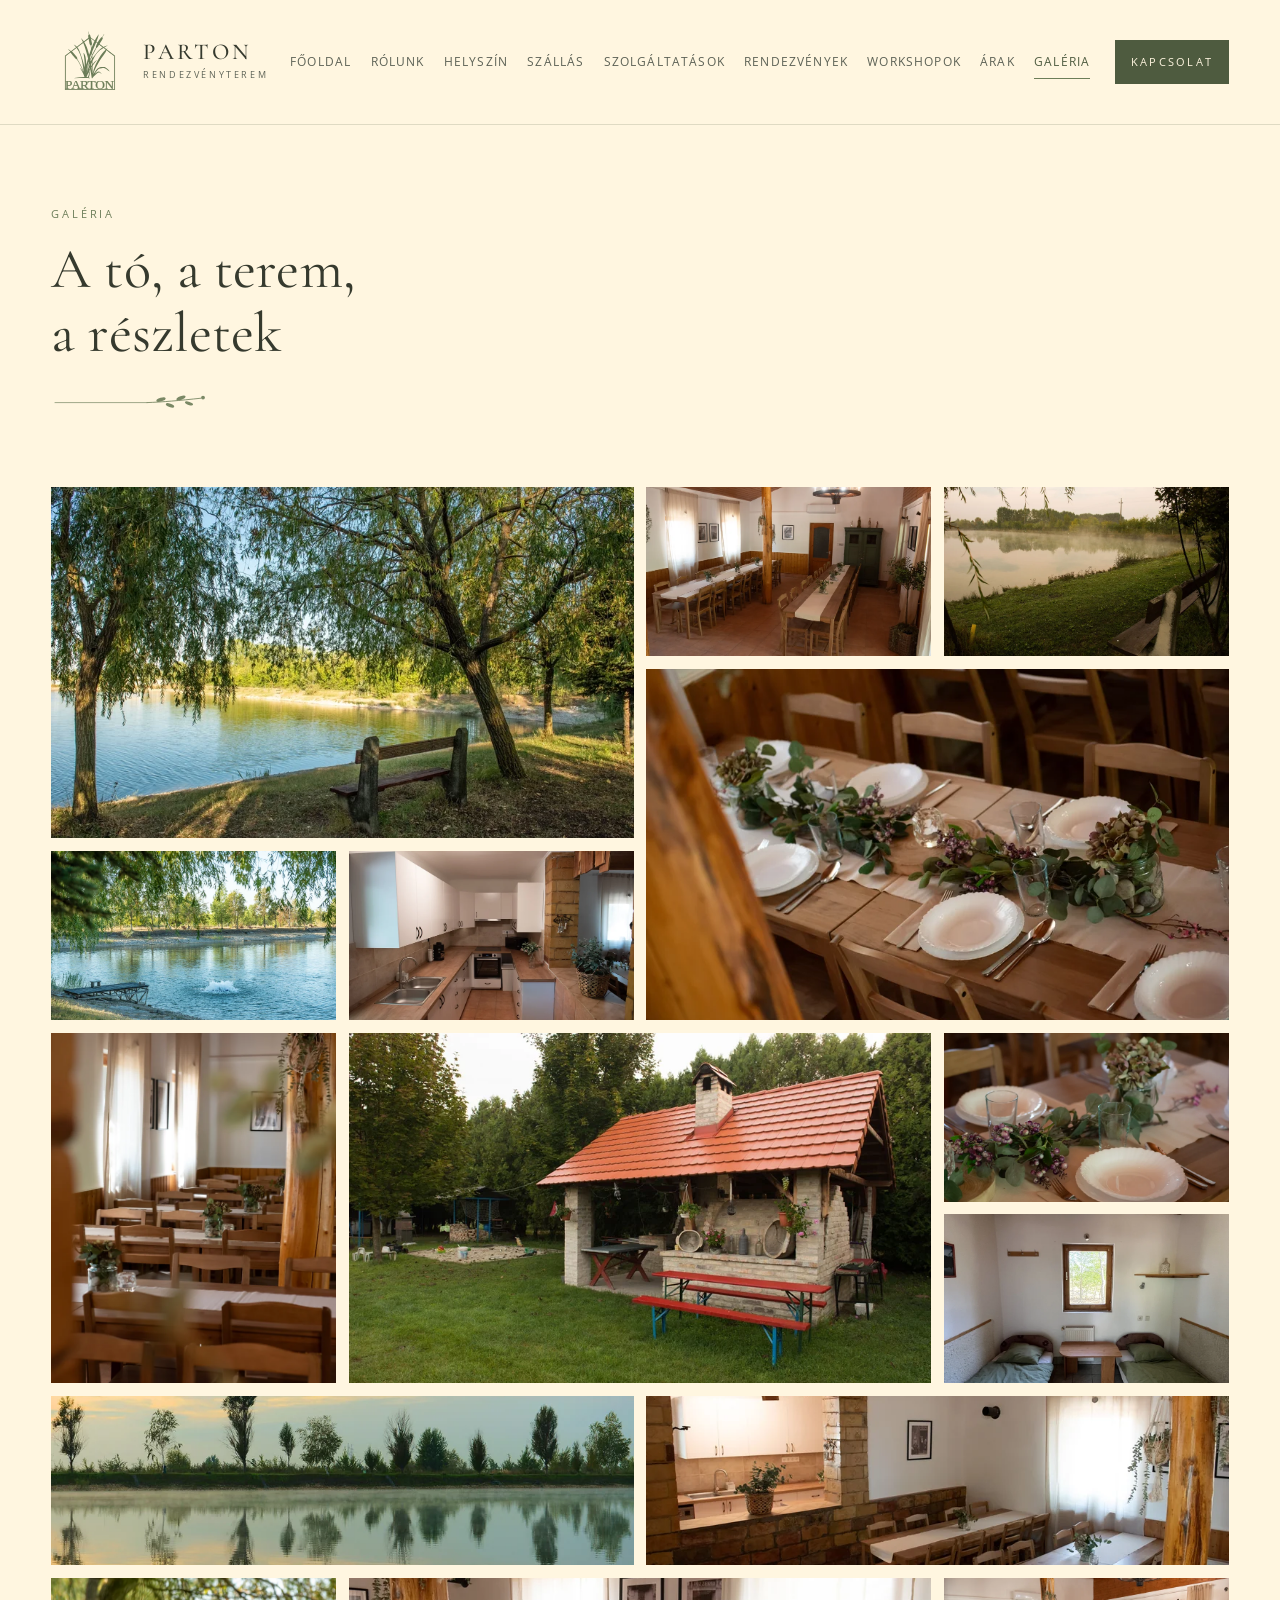
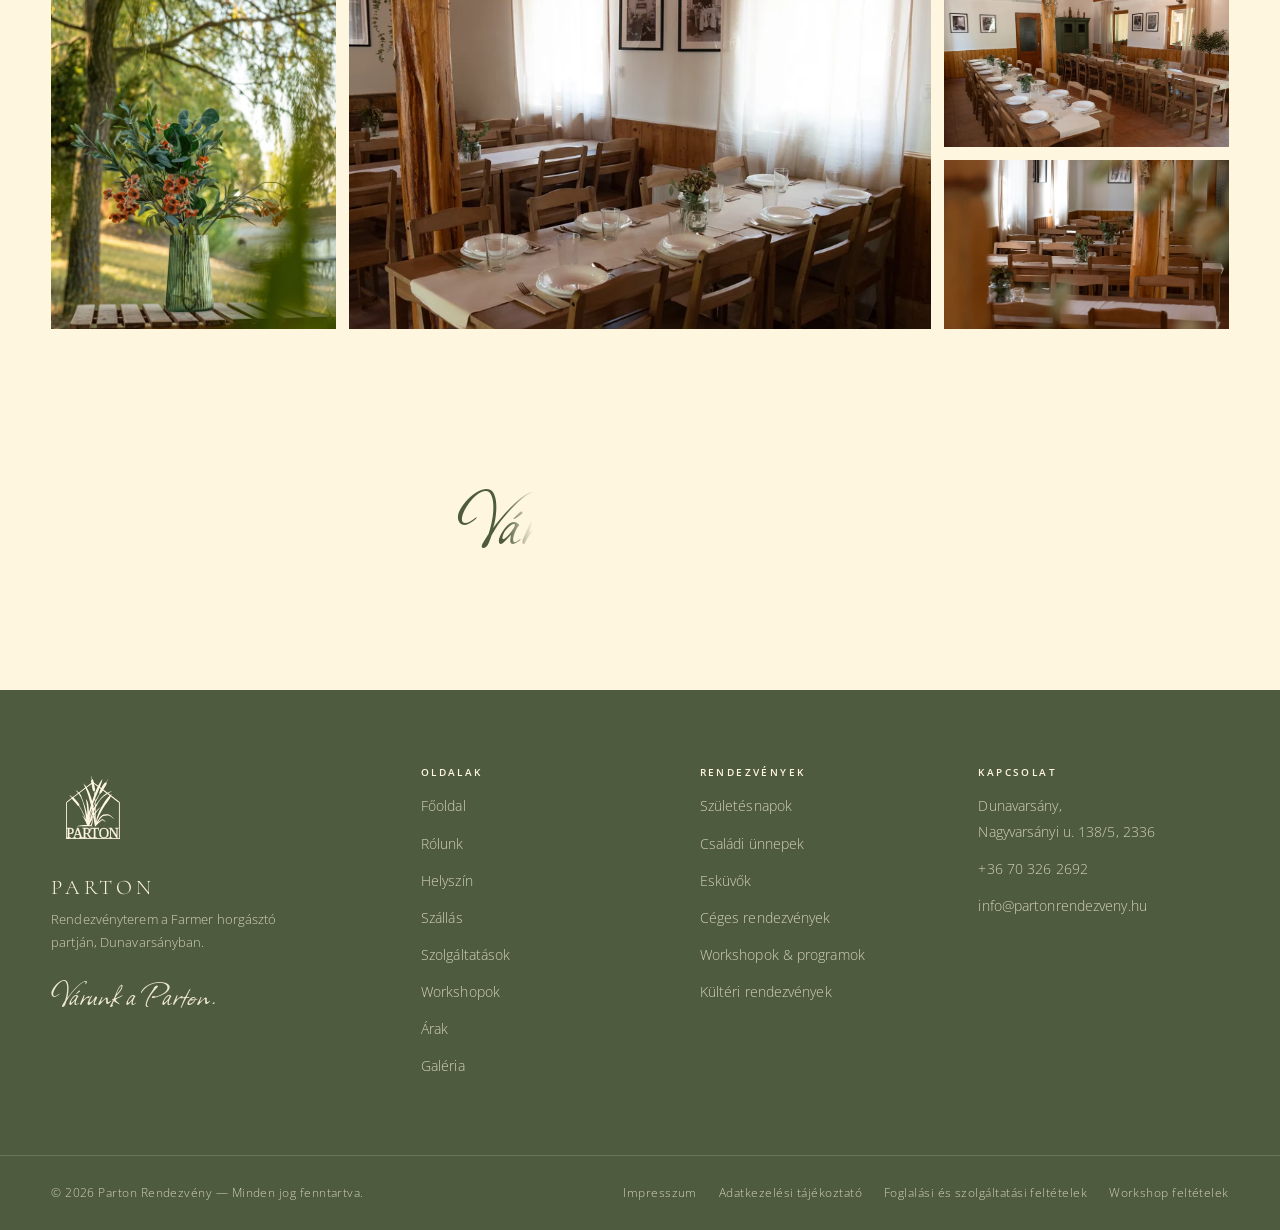
<file: galeria.html>
<!DOCTYPE html>
<html lang="hu">
<head>
<meta charset="utf-8">
<meta name="viewport" content="width=device-width, initial-scale=1">
<title>Galéria – Parton Rendezvényterem</title>
<meta name="description" content="Fotók a Parton Rendezvényteremről: a Farmer horgásztó partja, a kert és a terem megterített asztalokkal. Kattints bármelyik képre a nagy nézethez.">
<link rel="canonical" href="https://partonrendezveny.hu/galeria">
<meta property="og:type" content="website">
<meta property="og:locale" content="hu_HU">
<meta property="og:site_name" content="Parton Rendezvényterem">
<meta property="og:title" content="Galéria – A tó, a terem, a részletek">
<meta property="og:description" content="Képek a helyszínről: kívül a víz és a kert, belül a terem és a megterített asztalok.">
<meta property="og:image" content="https://partonrendezveny.hu/assets/img/og-parton.jpg">
<meta name="twitter:card" content="summary_large_image">
<link rel="icon" href="favicon.ico" sizes="16x16 32x32 48x48">
<link rel="icon" href="assets/img/favicon.png" type="image/png" sizes="64x64">
<link rel="apple-touch-icon" href="assets/img/apple-touch-icon.png">
<link rel="preconnect" href="https://fonts.googleapis.com">
<link rel="preconnect" href="https://fonts.gstatic.com" crossorigin>
<link href="https://fonts.googleapis.com/css2?family=Allison&family=Cormorant+Garamond:wght@300;400;500;600&family=Open+Sans:wght@300;400;600&display=swap" rel="stylesheet">
<link rel="stylesheet" href="assets/css/style.css">
</head>
<body>
<a class="skip" href="#main">Ugrás a tartalomra</a>

<header class="header">
  <div class="wrap header__inner">
    <a class="brand" href="index.html" aria-label="Parton Rendezvényterem – főoldal">
      <img class="brand__mark" src="assets/svg/logo-zold.svg" alt="" width="200" height="200">
      <span class="brand__text">
        <span class="brand__name">PARTON</span>
        <span class="brand__sub">Rendezvényterem</span>
      </span>
    </a>
    <button class="burger" type="button" aria-expanded="false" aria-controls="nav" aria-label="Menü">
      <span></span><span></span><span></span>
    </button>
    <nav class="nav" id="nav" aria-label="Főmenü">
      <a class="nav__link" href="index.html">Főoldal</a>
      <a class="nav__link" href="rolunk.html">Rólunk</a>
      <a class="nav__link" href="helyszin.html">Helyszín</a>
      <a class="nav__link" href="szallas.html">Szállás</a>
      <a class="nav__link" href="szolgaltatasok.html">Szolgáltatások</a>
      <a class="nav__link" href="rendezvenyek.html">Rendezvények</a>
      <a class="nav__link" href="workshopok.html">Workshopok</a>
      <a class="nav__link" href="arak.html">Árak</a>
      <a class="nav__link" href="galeria.html" aria-current="page">Galéria</a>
      <a class="btn nav__cta" href="kapcsolat.html">Kapcsolat</a>
    </nav>
  </div>
</header>

<main id="main">

  <section class="band band--hero band--hero--compact band--hero--solo">
    <div class="wrap band__inner">
      <div class="band__copy reveal">
        <p class="kicker">Galéria</p>
        <h1>A tó, a terem, a részletek</h1>
        <img class="divider" src="assets/svg/divider.svg" alt="" width="168" height="22">
      </div>
    </div>
  </section>

  <section class="section">
    <div class="wrap">
      <ul class="mosaic" id="mosaic">

        <li class="mosaic__item reveal">
          <button class="mosaic__btn" type="button" aria-label="Nagy nézet: A Farmer horgásztó partja fűzfákkal és paddal a víz mellett.">
            <picture>
              <source type="image/webp" srcset="assets/img/rolunk-hero-800.webp 800w, assets/img/rolunk-hero-1200.webp 1200w, assets/img/rolunk-hero-1600.webp 1600w, assets/img/rolunk-hero-2200.webp 2200w" sizes="(max-width: 640px) 100vw, (max-width: 1100px) 48vw, 46vw">
              <img src="assets/img/rolunk-hero-1200.jpg" alt="A Farmer horgásztó partja fűzfákkal és paddal a víz mellett." width="1200" height="800" fetchpriority="high" decoding="async">
            </picture>
          </button>
        </li>

        <li class="mosaic__item reveal" style="--d:90ms">
          <button class="mosaic__btn" type="button" aria-label="Nagy nézet: A rendezvényterem két hosszú, megterített asztallal és kovácsoltvas csillárral.">
            <picture>
              <source type="image/webp" srcset="assets/img/galeria-1-800.webp 800w, assets/img/galeria-1-1200.webp 1200w, assets/img/galeria-1-1600.webp 1600w, assets/img/galeria-1-2200.webp 2200w" sizes="(max-width: 640px) 100vw, (max-width: 1100px) 48vw, 24vw">
              <img src="assets/img/galeria-1-1200.jpg" alt="A rendezvényterem két hosszú, megterített asztallal és kovácsoltvas csillárral." width="1200" height="900" decoding="async">
            </picture>
          </button>
        </li>

        <li class="mosaic__item reveal" style="--d:180ms">
          <button class="mosaic__btn" type="button" aria-label="Nagy nézet: Rózsaszín hajnal a tó fölött, fűzfaágakkal a kép szélén.">
            <picture>
              <source type="image/webp" srcset="assets/img/arak-1-800.webp 800w, assets/img/arak-1-1200.webp 1200w, assets/img/arak-1-1600.webp 1600w, assets/img/arak-1-2200.webp 2200w" sizes="(max-width: 640px) 100vw, (max-width: 1100px) 48vw, 24vw">
              <img src="assets/img/arak-1-1200.jpg" alt="Rózsaszín hajnal a tó fölött, fűzfaágakkal a kép szélén." width="1200" height="800" decoding="async">
            </picture>
          </button>
        </li>

        <li class="mosaic__item reveal">
          <button class="mosaic__btn" type="button" aria-label="Nagy nézet: Hosszú, megterített asztal fehér tányérokkal, eukaliptusz futóval és fa székekkel.">
            <picture>
              <source type="image/webp" srcset="assets/img/hero-terem-800.webp 800w, assets/img/hero-terem-1200.webp 1200w, assets/img/hero-terem-1600.webp 1600w, assets/img/hero-terem-2200.webp 2200w" sizes="(max-width: 640px) 100vw, (max-width: 1100px) 48vw, 46vw">
              <img src="assets/img/hero-terem-1600.jpg" alt="Hosszú, megterített asztal fehér tányérokkal, eukaliptusz futóval és fa székekkel." width="1600" height="1067" loading="lazy" decoding="async">
            </picture>
          </button>
        </li>

        <li class="mosaic__item reveal">
          <button class="mosaic__btn" type="button" aria-label="Nagy nézet: A tó stéggel és szökőkúttal, nyári napsütésben.">
            <picture>
              <source type="image/webp" srcset="assets/img/rend-6-800.webp 800w, assets/img/rend-6-1200.webp 1200w, assets/img/rend-6-1600.webp 1600w, assets/img/rend-6-2200.webp 2200w" sizes="(max-width: 640px) 100vw, (max-width: 1100px) 48vw, 24vw">
              <img src="assets/img/rend-6-1200.jpg" alt="A tó stéggel és szökőkúttal, nyári napsütésben." width="1200" height="800" loading="lazy" decoding="async">
            </picture>
          </button>
        </li>

        <li class="mosaic__item reveal" style="--d:90ms">
          <button class="mosaic__btn" type="button" aria-label="Nagy nézet: A ház felszerelt konyhája sütővel, mosogatóval és tágas munkapulttal.">
            <picture>
              <source type="image/webp" srcset="assets/img/szallas-2-800.webp 800w, assets/img/szallas-2-1200.webp 1200w, assets/img/szallas-2-1600.webp 1600w, assets/img/szallas-2-2200.webp 2200w" sizes="(max-width: 640px) 100vw, (max-width: 1100px) 48vw, 24vw">
              <img src="assets/img/szallas-2-1200.jpg" alt="A ház felszerelt konyhája sütővel, mosogatóval és tágas munkapulttal." width="1200" height="800" loading="lazy" decoding="async">
            </picture>
          </button>
        </li>

        <li class="mosaic__item reveal">
          <button class="mosaic__btn" type="button" aria-label="Nagy nézet: Kültéri, cserepes tetős sütő-főző ház sörpadokkal a kertben.">
            <picture>
              <source type="image/webp" srcset="assets/img/szolg-2-800.webp 800w, assets/img/szolg-2-1200.webp 1200w, assets/img/szolg-2-1600.webp 1600w, assets/img/szolg-2-2200.webp 2200w" sizes="(max-width: 640px) 100vw, (max-width: 1100px) 48vw, 46vw">
              <img src="assets/img/szolg-2-1200.jpg" alt="Kültéri, cserepes tetős sütő-főző ház sörpadokkal a kertben." width="1200" height="800" loading="lazy" decoding="async">
            </picture>
          </button>
        </li>

        <li class="mosaic__item reveal" style="--d:90ms">
          <button class="mosaic__btn" type="button" aria-label="Nagy nézet: Napfényes terem fa gerendákkal és fehér függönyökkel.">
            <picture>
              <source type="image/webp" srcset="assets/img/bemutato-2-600.webp 600w, assets/img/bemutato-2-900.webp 900w, assets/img/bemutato-2-1200.webp 1200w, assets/img/bemutato-2-1600.webp 1600w" sizes="(max-width: 640px) 100vw, (max-width: 1100px) 48vw, 24vw">
              <img src="assets/img/bemutato-2-900.jpg" alt="Napfényes terem fa gerendákkal és fehér függönyökkel." width="900" height="1350" loading="lazy" decoding="async">
            </picture>
          </button>
        </li>

        <li class="mosaic__item reveal" style="--d:180ms">
          <button class="mosaic__btn" type="button" aria-label="Nagy nézet: Asztali teríték üvegekkel, evőeszközökkel és virágdísszel.">
            <picture>
              <source type="image/webp" srcset="assets/img/galeria-4-800.webp 800w, assets/img/galeria-4-1200.webp 1200w, assets/img/galeria-4-1600.webp 1600w, assets/img/galeria-4-2200.webp 2200w" sizes="(max-width: 640px) 100vw, (max-width: 1100px) 48vw, 24vw">
              <img src="assets/img/galeria-4-1200.jpg" alt="Asztali teríték üvegekkel, evőeszközökkel és virágdísszel." width="1200" height="900" loading="lazy" decoding="async">
            </picture>
          </button>
        </li>

        <li class="mosaic__item reveal" style="--d:240ms">
          <button class="mosaic__btn" type="button" aria-label="Nagy nézet: Kétfős szoba két ággyal, faburkolatos mennyezettel és kis asztallal az ablak alatt.">
            <picture>
              <source type="image/webp" srcset="assets/img/szallas-hero-800.webp 800w, assets/img/szallas-hero-1200.webp 1200w, assets/img/szallas-hero-1600.webp 1600w, assets/img/szallas-hero-2200.webp 2200w" sizes="(max-width: 640px) 100vw, (max-width: 1100px) 48vw, 24vw">
              <img src="assets/img/szallas-hero-1200.jpg" alt="Kétfős szoba két ággyal, faburkolatos mennyezettel és kis asztallal az ablak alatt." width="1200" height="900" loading="lazy" decoding="async">
            </picture>
          </button>
        </li>

        <li class="mosaic__item reveal">
          <button class="mosaic__btn" type="button" aria-label="Nagy nézet: Hajnali pára a tó fölött, a túlparti fák tükörképével.">
            <picture>
              <source type="image/webp" srcset="assets/img/szallas-3-800.webp 800w, assets/img/szallas-3-1200.webp 1200w, assets/img/szallas-3-1600.webp 1600w, assets/img/szallas-3-2200.webp 2200w" sizes="(max-width: 640px) 100vw, (max-width: 1100px) 48vw, 46vw">
              <img src="assets/img/szallas-3-1200.jpg" alt="Hajnali pára a tó fölött, a túlparti fák tükörképével." width="1200" height="800" loading="lazy" decoding="async">
            </picture>
          </button>
        </li>

        <li class="mosaic__item reveal" style="--d:90ms">
          <button class="mosaic__btn" type="button" aria-label="Nagy nézet: A ház belső tere: fa gerendák, tégla falak és megterített asztalok a konyhaablak előtt.">
            <picture>
              <source type="image/webp" srcset="assets/img/szallas-1-800.webp 800w, assets/img/szallas-1-1200.webp 1200w, assets/img/szallas-1-1600.webp 1600w, assets/img/szallas-1-2200.webp 2200w" sizes="(max-width: 640px) 100vw, (max-width: 1100px) 48vw, 46vw">
              <img src="assets/img/szallas-1-1200.jpg" alt="A ház belső tere: fa gerendák, tégla falak és megterített asztalok a konyhaablak előtt." width="1200" height="800" loading="lazy" decoding="async">
            </picture>
          </button>
        </li>

        <li class="mosaic__item reveal">
          <button class="mosaic__btn" type="button" aria-label="Nagy nézet: A terem ablakos oldala, hosszú asztallal és fa székekkel.">
            <picture>
              <source type="image/webp" srcset="assets/img/galeria-5-800.webp 800w, assets/img/galeria-5-1200.webp 1200w, assets/img/galeria-5-1600.webp 1600w, assets/img/galeria-5-2200.webp 2200w" sizes="(max-width: 640px) 100vw, (max-width: 1100px) 48vw, 46vw">
              <img src="assets/img/galeria-5-1200.jpg" alt="A terem ablakos oldala, hosszú asztallal és fa székekkel." width="1200" height="900" loading="lazy" decoding="async">
            </picture>
          </button>
        </li>

        <li class="mosaic__item reveal" style="--d:90ms">
          <button class="mosaic__btn" type="button" aria-label="Nagy nézet: Virágcsokor üvegvázában, háttérben a tó és a fűzfák.">
            <picture>
              <source type="image/webp" srcset="assets/img/kapcsolat-1-600.webp 600w, assets/img/kapcsolat-1-900.webp 900w, assets/img/kapcsolat-1-1200.webp 1200w, assets/img/kapcsolat-1-1600.webp 1600w" sizes="(max-width: 640px) 100vw, (max-width: 1100px) 48vw, 24vw">
              <img src="assets/img/kapcsolat-1-900.jpg" alt="Virágcsokor üvegvázában, háttérben a tó és a fűzfák." width="900" height="1200" loading="lazy" decoding="async">
            </picture>
          </button>
        </li>

        <li class="mosaic__item reveal" style="--d:180ms">
          <button class="mosaic__btn" type="button" aria-label="Nagy nézet: A terem hosszú, megterített asztalokkal és fa oszlopokkal.">
            <picture>
              <source type="image/webp" srcset="assets/img/helyszin-hero-800.webp 800w, assets/img/helyszin-hero-1200.webp 1200w, assets/img/helyszin-hero-1600.webp 1600w, assets/img/helyszin-hero-2200.webp 2200w" sizes="(max-width: 640px) 100vw, (max-width: 1100px) 48vw, 24vw">
              <img src="assets/img/helyszin-hero-1200.jpg" alt="A terem hosszú, megterített asztalokkal és fa oszlopokkal." width="1200" height="800" loading="lazy" decoding="async">
            </picture>
          </button>
        </li>

        <li class="mosaic__item reveal" style="--d:240ms">
          <button class="mosaic__btn" type="button" aria-label="Nagy nézet: A terem fa oszlopokkal, háttérben megterített asztalokkal.">
            <picture>
              <source type="image/webp" srcset="assets/img/galeria-3-800.webp 800w, assets/img/galeria-3-1200.webp 1200w, assets/img/galeria-3-1600.webp 1600w, assets/img/galeria-3-2200.webp 2200w" sizes="(max-width: 640px) 100vw, (max-width: 1100px) 48vw, 24vw">
              <img src="assets/img/galeria-3-1200.jpg" alt="A terem fa oszlopokkal, háttérben megterített asztalokkal." width="1200" height="900" loading="lazy" decoding="async">
            </picture>
          </button>
        </li>
      </ul>
    </div>
  </section>

  <section class="callout" style="background:var(--cream)">
    <div class="wrap">
      <p class="callout__script">Várunk a Parton.</p>
    </div>
  </section>

</main>

<!-- Nagy nézet. Üresen indul: a tartalmát a main.js tölti fel a rákattintott
     kép adataiból, így nem duplázzuk a galéria jelölését. -->
<div class="lightbox" id="lightbox" role="dialog" aria-modal="true" aria-label="Galéria – nagy nézet" hidden>
  <div class="lightbox__backdrop" data-lightbox-close></div>

  <button class="lightbox__close" type="button" data-lightbox-close aria-label="Bezárás">
    <svg viewBox="0 0 24 24" width="24" height="24" aria-hidden="true"><g fill="none" stroke="currentColor" stroke-width="1.1" stroke-linecap="round"><line x1="5" y1="5" x2="19" y2="19"/><line x1="19" y1="5" x2="5" y2="19"/></g></svg>
  </button>

  <button class="lightbox__nav lightbox__nav--prev" type="button" data-lightbox-prev aria-label="Előző kép">
    <svg viewBox="0 0 24 24" width="30" height="30" aria-hidden="true"><polyline points="15,4 6,12 15,20" fill="none" stroke="currentColor" stroke-width="1.1" stroke-linecap="round" stroke-linejoin="round"/></svg>
  </button>

  <figure class="lightbox__figure">
    <picture>
      <source id="lightbox-source" type="image/webp" sizes="92vw">
      <img id="lightbox-img" alt="">
    </picture>
    <figcaption class="lightbox__caption">
      <span class="lightbox__count" id="lightbox-count"></span>
    </figcaption>
  </figure>

  <button class="lightbox__nav lightbox__nav--next" type="button" data-lightbox-next aria-label="Következő kép">
    <svg viewBox="0 0 24 24" width="30" height="30" aria-hidden="true"><polyline points="9,4 18,12 9,20" fill="none" stroke="currentColor" stroke-width="1.1" stroke-linecap="round" stroke-linejoin="round"/></svg>
  </button>
</div>

<footer class="footer">
  <div class="wrap footer__top">
    <div class="footer__brand">
      <img class="footer__mark" src="assets/svg/logo-bezs.svg" alt="" width="200" height="200">
      <div>
        <p class="footer__name">PARTON</p>
        <p class="footer__tag">Rendezvényterem a Farmer horgásztó partján, Dunavarsányban.</p>
      </div>
      <p class="footer__script">Várunk a Parton.</p>
    </div>
    <div>
      <h2 class="footer__title">Oldalak</h2>
      <ul class="footer__list">
        <li><a href="index.html">Főoldal</a></li>
        <li><a href="rolunk.html">Rólunk</a></li>
        <li><a href="helyszin.html">Helyszín</a></li>
        <li><a href="szallas.html">Szállás</a></li>
        <li><a href="szolgaltatasok.html">Szolgáltatások</a></li>
        <li><a href="workshopok.html">Workshopok</a></li>
        <li><a href="arak.html">Árak</a></li>
        <li><a href="galeria.html">Galéria</a></li>
      </ul>
    </div>
    <div>
      <h2 class="footer__title">Rendezvények</h2>
      <ul class="footer__list">
        <li><a href="rendezvenyek.html#szuletesnapok">Születésnapok</a></li>
        <li><a href="rendezvenyek.html#csaladi-unnepek">Családi ünnepek</a></li>
        <li><a href="rendezvenyek.html#eskuvok">Esküvők</a></li>
        <li><a href="rendezvenyek.html#ceges-rendezvenyek">Céges rendezvények</a></li>
        <li><a href="rendezvenyek.html#workshopok">Workshopok &amp; programok</a></li>
        <li><a href="rendezvenyek.html#kulteri-rendezvenyek">Kültéri rendezvények</a></li>
      </ul>
    </div>
    <div>
      <h2 class="footer__title">Kapcsolat</h2>
      <ul class="footer__list">
        <li><a href="https://www.google.com/maps/place/data=!4m2!3m1!1s0x4741ee2c3bc4aee7:0xcd3d67a70ef72999" target="_blank" rel="noopener">Dunavarsány,<br>Nagyvarsányi u. 138/5, 2336</a></li>
        <li><a href="tel:+36703262692">+36 70 326 2692</a></li>
        <li><a href="mailto:info@partonrendezveny.hu">info@partonrendezveny.hu</a></li>
      </ul>
    </div>
  </div>
  <div class="wrap footer__bottom">
    <p style="margin:0">© 2026 Parton Rendezvény — Minden jog fenntartva.</p>
    <div class="footer__legal">
      <a href="impresszum.html">Impresszum</a>
      <a href="adatkezeles.html">Adatkezelési tájékoztató</a>
      <a href="aszf.html">Foglalási és szolgáltatási feltételek</a>
      <a href="workshop-feltetelek.html">Workshop feltételek</a>
    </div>
  </div>
</footer>

<script src="assets/js/main.js" defer></script>
</body>
</html>
</file>
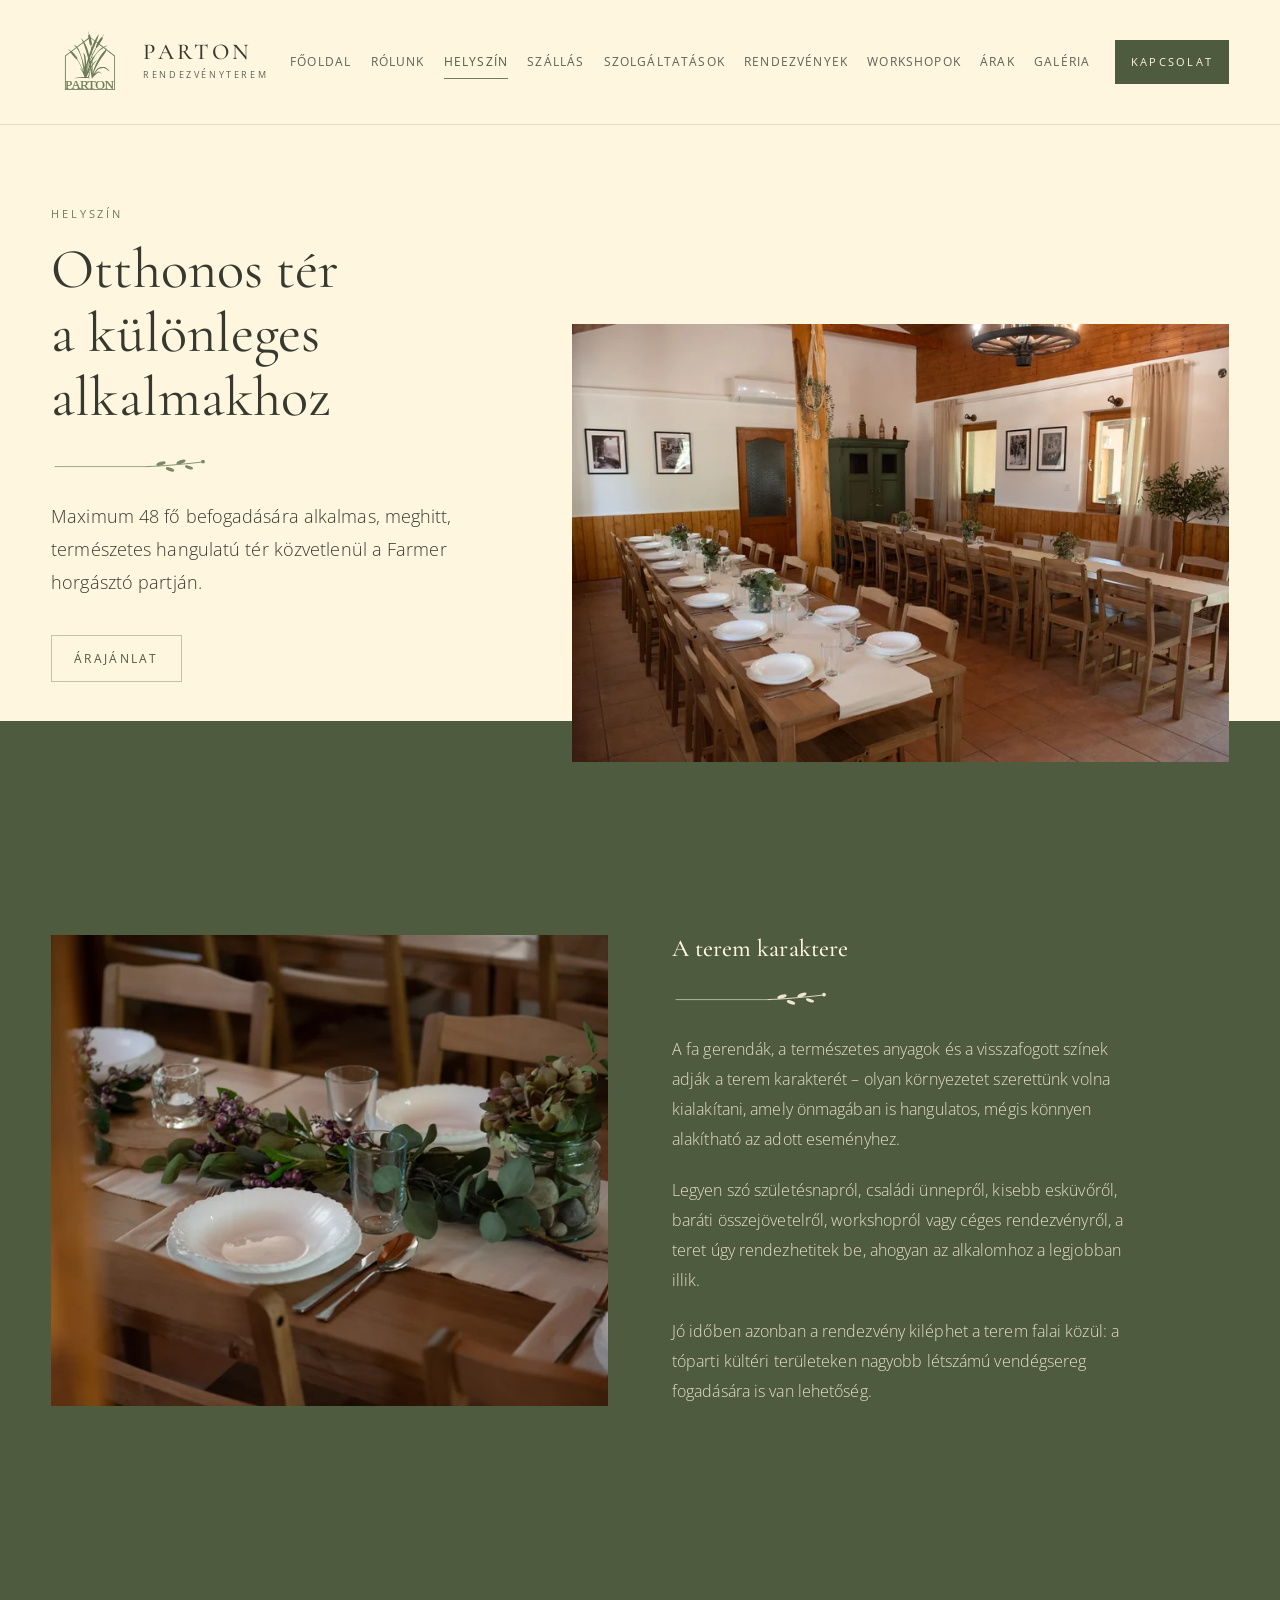
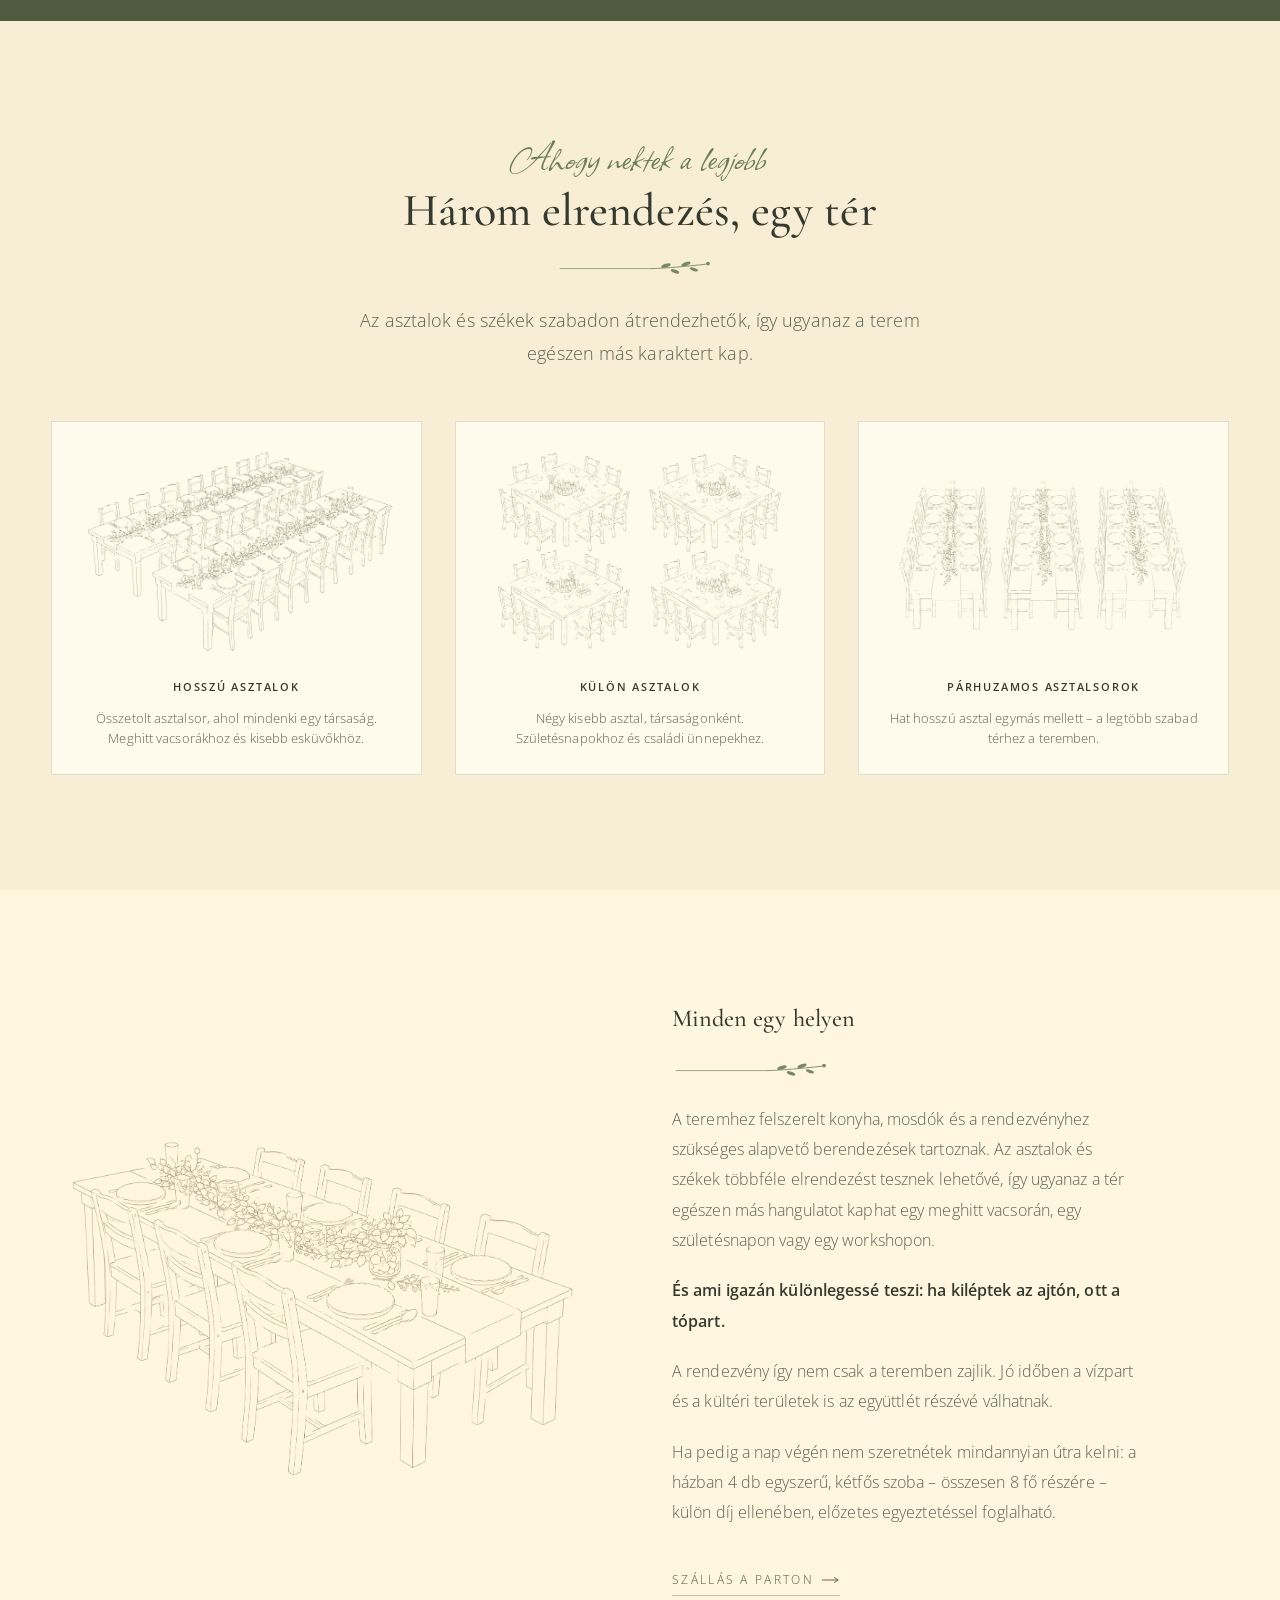
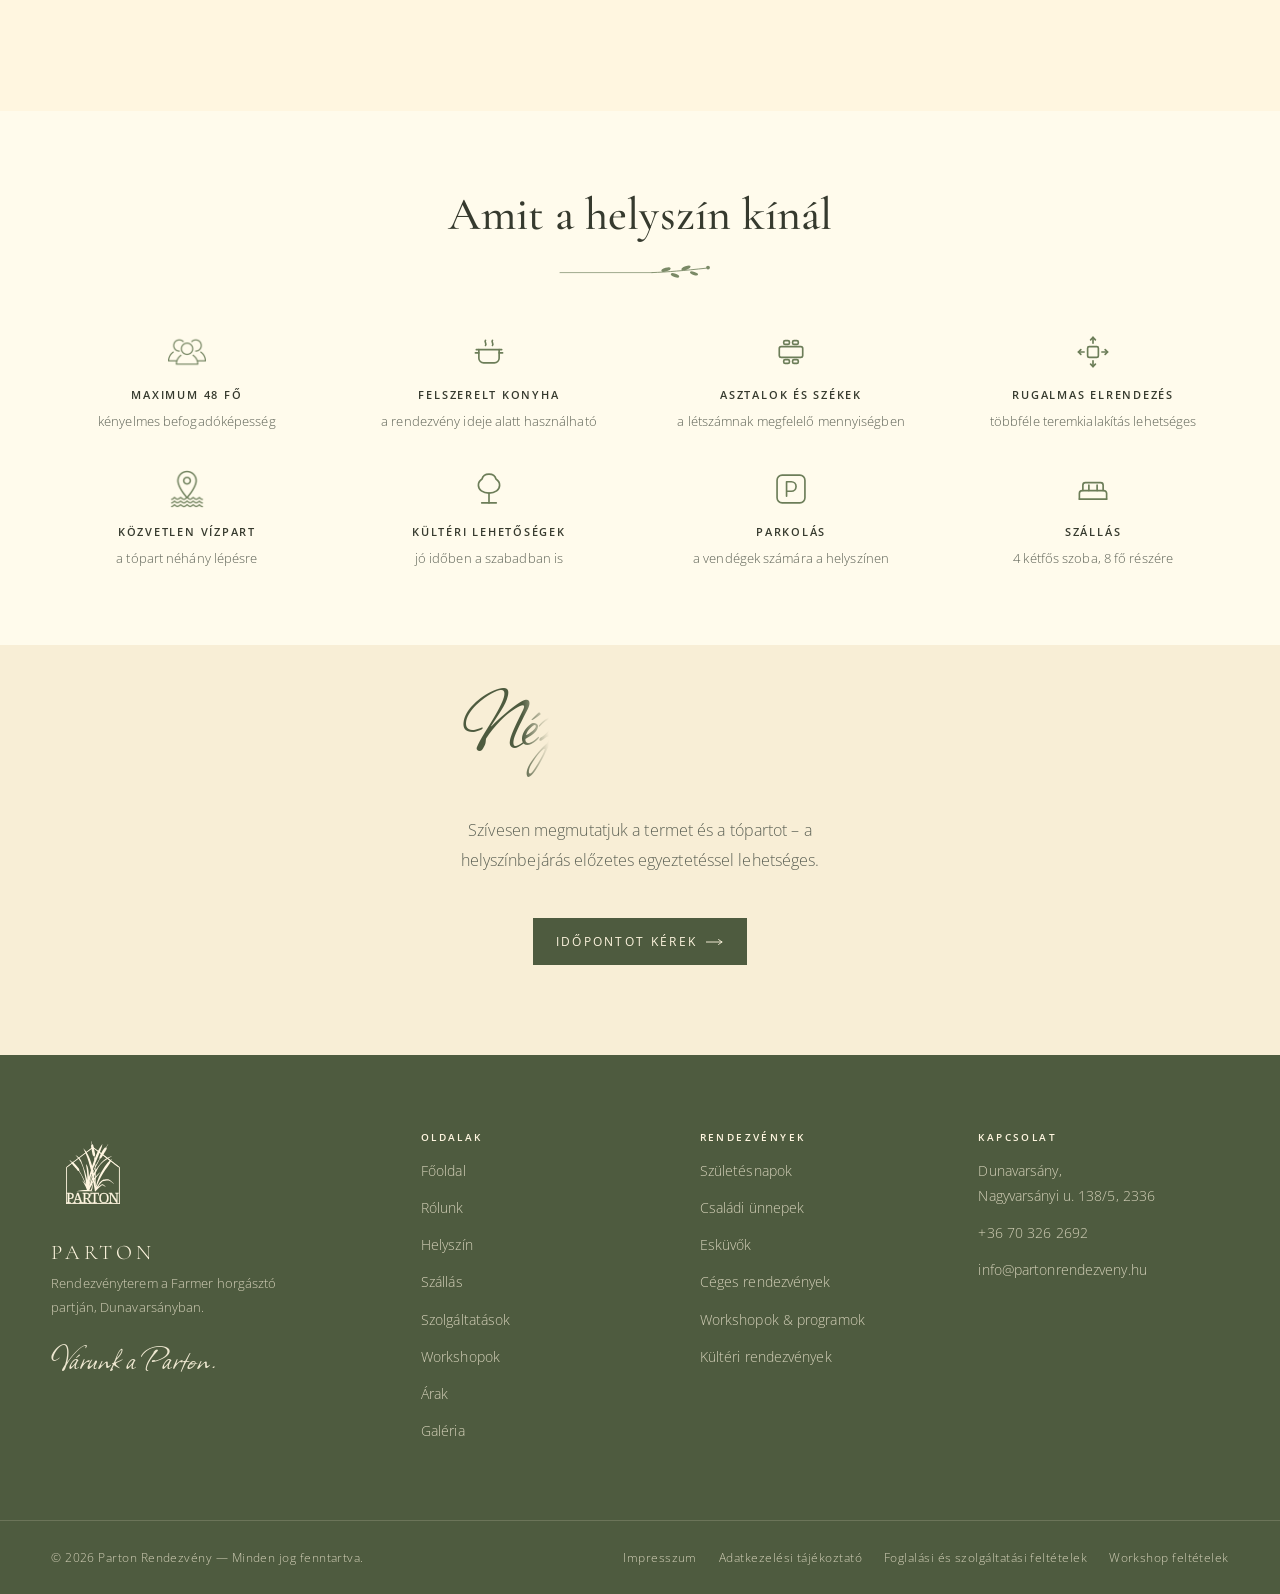
<file: helyszin.html>
<!DOCTYPE html>
<html lang="hu">
<head>
<meta charset="utf-8">
<meta name="viewport" content="width=device-width, initial-scale=1">
<title>Helyszín – Parton Rendezvényterem</title>
<meta name="description" content="A Parton rendezvényterme maximum 48 fő befogadására alkalmas, közvetlenül a Farmer horgásztó partján. Felszerelt konyha, rugalmas teremelrendezés, kültéri terület és parkolás.">
<link rel="canonical" href="https://partonrendezveny.hu/helyszin">
<meta property="og:type" content="website">
<meta property="og:locale" content="hu_HU">
<meta property="og:site_name" content="Parton Rendezvényterem">
<meta property="og:title" content="Helyszín – Otthonos tér a különleges alkalmakhoz">
<meta property="og:description" content="Meghitt, természetes hangulatú tér 48 főig, közvetlenül a tó partján.">
<meta property="og:image" content="https://partonrendezveny.hu/assets/img/og-parton.jpg">
<meta name="twitter:card" content="summary_large_image">
<link rel="icon" href="favicon.ico" sizes="16x16 32x32 48x48">
<link rel="icon" href="assets/img/favicon.png" type="image/png" sizes="64x64">
<link rel="apple-touch-icon" href="assets/img/apple-touch-icon.png">
<link rel="preconnect" href="https://fonts.googleapis.com">
<link rel="preconnect" href="https://fonts.gstatic.com" crossorigin>
<link href="https://fonts.googleapis.com/css2?family=Allison&family=Cormorant+Garamond:wght@300;400;500;600&family=Open+Sans:wght@300;400;600&display=swap" rel="stylesheet">
<link rel="stylesheet" href="assets/css/style.css">
</head>
<body>
<a class="skip" href="#main">Ugrás a tartalomra</a>

<header class="header">
  <div class="wrap header__inner">
    <a class="brand" href="index.html" aria-label="Parton Rendezvényterem – főoldal">
      <img class="brand__mark" src="assets/svg/logo-zold.svg" alt="" width="200" height="200">
      <span class="brand__text">
        <span class="brand__name">PARTON</span>
        <span class="brand__sub">Rendezvényterem</span>
      </span>
    </a>
    <button class="burger" type="button" aria-expanded="false" aria-controls="nav" aria-label="Menü">
      <span></span><span></span><span></span>
    </button>
    <nav class="nav" id="nav" aria-label="Főmenü">
      <a class="nav__link" href="index.html">Főoldal</a>
      <a class="nav__link" href="rolunk.html">Rólunk</a>
      <a class="nav__link" href="helyszin.html" aria-current="page">Helyszín</a>
      <a class="nav__link" href="szallas.html">Szállás</a>
      <a class="nav__link" href="szolgaltatasok.html">Szolgáltatások</a>
      <a class="nav__link" href="rendezvenyek.html">Rendezvények</a>
      <a class="nav__link" href="workshopok.html">Workshopok</a>
      <a class="nav__link" href="arak.html">Árak</a>
      <a class="nav__link" href="galeria.html">Galéria</a>
      <a class="btn nav__cta" href="kapcsolat.html">Kapcsolat</a>
    </nav>
  </div>
</header>

<main id="main">

  <section class="band band--hero band--hero--media-big">
    <div class="wrap band__inner">
      <div class="band__copy reveal">
        <p class="kicker">Helyszín</p>
        <h1>Otthonos tér a különleges alkalmakhoz</h1>
        <img class="divider" src="assets/svg/divider.svg" alt="" width="168" height="22">
        <p class="lede">Maximum 48 fő befogadására alkalmas, meghitt, természetes hangulatú tér közvetlenül a Farmer horgásztó partján.</p>
        <p class="pagehero__cta"><a class="btn btn--ghost" href="kapcsolat.html">Árajánlat</a></p>
      </div>
      <figure class="band__media band__media--wide reveal" style="--d:140ms">
        <picture>
          <source type="image/webp" srcset="assets/img/helyszin-hero-800.webp 800w, assets/img/helyszin-hero-1200.webp 1200w, assets/img/helyszin-hero-1600.webp 1600w, assets/img/helyszin-hero-2200.webp 2200w" sizes="(max-width: 900px) 100vw, 56vw">
          <img src="assets/img/helyszin-hero-1200.jpg" alt="A Parton rendezvényterme a tó partján." width="1200" height="800" fetchpriority="high">
        </picture>
      </figure>
    </div>
  </section>

  <section class="band band--green band--media-left">
    <div class="wrap band__inner">
      <div class="band__copy prose reveal">
        <h2 class="h-block">A terem karaktere</h2>
        <img class="divider" src="assets/svg/divider-cream.svg" alt="" width="168" height="22">
        <p>A fa gerendák, a természetes anyagok és a visszafogott színek adják a terem karakterét – olyan környezetet szerettünk volna kialakítani, amely önmagában is hangulatos, mégis könnyen alakítható az adott eseményhez.</p>
        <p>Legyen szó születésnapról, családi ünnepről, kisebb esküvőről, baráti összejövetelről, workshopról vagy céges rendezvényről, a teret úgy rendezhetitek be, ahogyan az alkalomhoz a legjobban illik.</p>
        <p>Jó időben azonban a rendezvény kiléphet a terem falai közül: a tóparti kültéri területeken nagyobb létszámú vendégsereg fogadására is van lehetőség.</p>
      </div>
      <figure class="band__media reveal" style="--d:140ms">
        <picture>
          <source type="image/webp" srcset="assets/img/helyszin-1-800.webp 800w, assets/img/helyszin-1-1200.webp 1200w, assets/img/helyszin-1-1600.webp 1600w, assets/img/helyszin-1-2200.webp 2200w" sizes="(max-width: 900px) 100vw, 46vw">
          <img src="assets/img/helyszin-1-1200.jpg" alt="A terem belső tere és a természetes anyagok." width="1200" height="800" loading="lazy">
        </picture>
      </figure>
    </div>
  </section>

  <!-- Elrendezések -->
  <section class="section section--dim">
    <div class="wrap">
      <div class="center reveal" style="max-width:620px;margin-inline:auto">
        <p class="eyebrow">Ahogy nektek a legjobb</p>
        <h2 class="h-section">Három elrendezés, egy tér</h2>
        <img class="divider" src="assets/svg/divider.svg" alt="" width="132" height="12">
        <p class="lede">Az asztalok és székek szabadon átrendezhetők, így ugyanaz a terem egészen más karaktert kap.</p>
      </div>

      <div class="layouts reveal" style="--d:120ms;margin-top:clamp(34px,4vw,56px)">
        <figure class="layout">
          <img src="assets/img/elrendezes-1.png" alt="Rajz: két összetolt hosszú asztal L alakban." width="1400" height="934" loading="lazy">
          <figcaption>Hosszú asztalok</figcaption>
          <p>Összetolt asztalsor, ahol mindenki egy társaság. Meghitt vacsorákhoz és kisebb esküvőkhöz.</p>
        </figure>
        <figure class="layout">
          <img src="assets/img/elrendezes-2.png" alt="Rajz: négy külön álló négyzetes asztal." width="1400" height="934" loading="lazy">
          <figcaption>Külön asztalok</figcaption>
          <p>Négy kisebb asztal, társaságonként. Születésnapokhoz és családi ünnepekhez.</p>
        </figure>
        <figure class="layout">
          <img src="assets/img/elrendezes-3.png" alt="Rajz: három párhuzamos hosszú asztal." width="1400" height="934" loading="lazy">
          <figcaption>Párhuzamos asztalsorok</figcaption>
          <p>Hat hosszú asztal egymás mellett – a legtöbb szabad térhez a teremben.</p>
        </figure>
      </div>
    </div>
  </section>

  <!-- Minden egy helyen -->
  <section class="section">
    <div class="wrap split split--even">
      <div class="split__media">
        <img class="illu" src="assets/img/terem-illusztracio.png" alt="Vonalas rajz egy hosszú, megterített asztalról székekkel és zöld asztaldísszel." width="1535" height="1024" loading="lazy">
      </div>
      <div class="split__copy prose reveal" style="--d:140ms">
        <h2 class="h-section">Minden egy helyen</h2>
        <img class="divider" src="assets/svg/divider.svg" alt="" width="132" height="12">
        <p>A teremhez felszerelt konyha, mosdók és a rendezvényhez szükséges alapvető berendezések tartoznak. Az asztalok és székek többféle elrendezést tesznek lehetővé, így ugyanaz a tér egészen más hangulatot kaphat egy meghitt vacsorán, egy születésnapon vagy egy workshopon.</p>
        <p><strong>És ami igazán különlegessé teszi: ha kiléptek az ajtón, ott a tópart.</strong></p>
        <p>A rendezvény így nem csak a teremben zajlik. Jó időben a vízpart és a kültéri területek is az együttlét részévé válhatnak.</p>
        <p>Ha pedig a nap végén nem szeretnétek mindannyian útra kelni: a házban 4 db egyszerű, kétfős szoba – összesen 8 fő részére – külön díj ellenében, előzetes egyeztetéssel foglalható.</p>
        <p style="margin-top:2.2em"><a class="textlink" href="szallas.html">Szállás a Parton <img src="assets/svg/arrow.svg" alt="" width="18" height="6"></a></p>
      </div>
    </div>
  </section>

  <!-- Amit a helyszín kínál -->
  <section class="section section--tight section--paper">
    <div class="wrap">
      <div class="center reveal" style="max-width:620px;margin-inline:auto;margin-bottom:clamp(34px,4vw,54px)">
        <h2 class="h-section">Amit a helyszín kínál</h2>
        <img class="divider" src="assets/svg/divider.svg" alt="" width="168" height="22">
      </div>

      <div class="offers offers--4 reveal" style="--d:100ms">
        <div class="offer">
          <img src="assets/img/ikon-vendegek.png" alt="" width="96" height="96" loading="lazy">
          <p class="offer__label">Maximum 48 fő</p>
          <p class="offer__note">kényelmes befogadóképesség</p>
        </div>

        <div class="offer">
          <svg viewBox="0 0 24 24" aria-hidden="true"><g fill="none" stroke="#6c7d58" stroke-width="1.05" stroke-linecap="round" stroke-linejoin="round"><path d="M4 10.5H20"/><path d="M5.6 10.5v5.4a3 3 0 0 0 3 3h6.8a3 3 0 0 0 3-3v-5.4"/><path d="M5.6 12.6H3.4M18.4 12.6h2.2"/><path d="M9.8 7.8c1-1-1-2 0-3.2M14.2 7.8c1-1-1-2 0-3.2"/></g></svg>
          <p class="offer__label">Felszerelt konyha</p>
          <p class="offer__note">a rendezvény ideje alatt használható</p>
        </div>

        <div class="offer">
          <svg viewBox="0 0 24 24" aria-hidden="true"><g fill="none" stroke="#6c7d58" stroke-width="1.05" stroke-linecap="round" stroke-linejoin="round"><rect x="4.6" y="8.6" width="14.8" height="6.8" rx="1.2"/><rect x="7.4" y="4.8" width="3.6" height="2.4" rx="0.9"/><rect x="13" y="4.8" width="3.6" height="2.4" rx="0.9"/><rect x="7.4" y="16.8" width="3.6" height="2.4" rx="0.9"/><rect x="13" y="16.8" width="3.6" height="2.4" rx="0.9"/></g></svg>
          <p class="offer__label">Asztalok és székek</p>
          <p class="offer__note">a létszámnak megfelelő mennyiségben</p>
        </div>

        <div class="offer">
          <svg viewBox="0 0 24 24" aria-hidden="true"><g fill="none" stroke="#6c7d58" stroke-width="1.05" stroke-linecap="round" stroke-linejoin="round"><rect x="8.6" y="8.6" width="6.8" height="6.8" rx="1"/><path d="M12 6.4V2.8M12 17.6v3.6M6.4 12H2.8M17.6 12h3.6"/><path d="M10.5 4.3 12 2.8l1.5 1.5M10.5 19.7 12 21.2l1.5-1.5M4.3 10.5 2.8 12l1.5 1.5M19.7 10.5 21.2 12l-1.5 1.5"/></g></svg>
          <p class="offer__label">Rugalmas elrendezés</p>
          <p class="offer__note">többféle teremkialakítás lehetséges</p>
        </div>

        <div class="offer">
          <img src="assets/img/ikon-vizpart.png" alt="" width="96" height="96" loading="lazy">
          <p class="offer__label">Közvetlen vízpart</p>
          <p class="offer__note">a tópart néhány lépésre</p>
        </div>

        <div class="offer">
          <svg viewBox="0 0 24 24" aria-hidden="true"><g fill="none" stroke="#6c7d58" stroke-width="1.05" stroke-linecap="round" stroke-linejoin="round"><path d="M12 14.6c-3.9 0-6.7-2.2-6.7-5 0-1.6.9-3 2.3-3.9.4-1.9 2.2-3.1 4.4-3.1s4 1.2 4.4 3.1c1.4.9 2.3 2.3 2.3 3.9 0 2.8-2.8 5-6.7 5Z"/><path d="M12 20.8v-6.2"/><path d="M7.4 20.8h9.2"/></g></svg>
          <p class="offer__label">Kültéri lehetőségek</p>
          <p class="offer__note">jó időben a szabadban is</p>
        </div>

        <div class="offer">
          <svg viewBox="0 0 24 24" aria-hidden="true"><g fill="none" stroke="#6c7d58" stroke-width="1.05" stroke-linecap="round" stroke-linejoin="round"><rect x="3.2" y="3.2" width="17.6" height="17.6" rx="3.2"/><path d="M9.2 16.6V7.4h3a3 3 0 0 1 0 6H9.2"/></g></svg>
          <p class="offer__label">Parkolás</p>
          <p class="offer__note">a vendégek számára a helyszínen</p>
        </div>

        <div class="offer">
          <svg viewBox="0 0 24 24" aria-hidden="true"><g fill="none" stroke="#6c7d58" stroke-width="1.05" stroke-linecap="round" stroke-linejoin="round"><path d="M3.4 18.4v-3.6a1.8 1.8 0 0 1 1.8-1.8h13.6a1.8 1.8 0 0 1 1.8 1.8v3.6"/><path d="M3.4 18.4h17.2"/><path d="M5.6 13v-3.4a1.6 1.6 0 0 1 1.6-1.6h9.6a1.6 1.6 0 0 1 1.6 1.6V13"/><path d="M9.4 13V9.6M14.6 13V9.6"/></g></svg>
          <p class="offer__label">Szállás</p>
          <p class="offer__note">4 kétfős szoba, 8 fő részére</p>
        </div>
      </div>
    </div>
  </section>

  <section class="callout">
    <div class="wrap">
      <p class="callout__script">Nézd meg élőben.</p>
      <p class="callout__text">Szívesen megmutatjuk a termet és a tópartot – a helyszínbejárás előzetes egyeztetéssel lehetséges.</p>
      <a class="btn" href="kapcsolat.html">
        Időpontot kérek
        <svg class="btn__arrow" viewBox="0 0 18 6" width="18" height="6" aria-hidden="true"><g fill="none" stroke="currentColor" stroke-width=".9" stroke-linecap="round" stroke-linejoin="round"><line x1="0" y1="3" x2="16" y2="3"/><polyline points="12.6,0.6 16,3 12.6,5.4"/></g></svg>
      </a>
    </div>
  </section>

</main>

<footer class="footer">
  <div class="wrap footer__top">
    <div class="footer__brand">
      <img class="footer__mark" src="assets/svg/logo-bezs.svg" alt="" width="200" height="200">
      <div>
        <p class="footer__name">PARTON</p>
        <p class="footer__tag">Rendezvényterem a Farmer horgásztó partján, Dunavarsányban.</p>
      </div>
      <p class="footer__script">Várunk a Parton.</p>
    </div>
    <div>
      <h2 class="footer__title">Oldalak</h2>
      <ul class="footer__list">
        <li><a href="index.html">Főoldal</a></li>
        <li><a href="rolunk.html">Rólunk</a></li>
        <li><a href="helyszin.html">Helyszín</a></li>
        <li><a href="szallas.html">Szállás</a></li>
        <li><a href="szolgaltatasok.html">Szolgáltatások</a></li>
        <li><a href="workshopok.html">Workshopok</a></li>
        <li><a href="arak.html">Árak</a></li>
        <li><a href="galeria.html">Galéria</a></li>
      </ul>
    </div>
    <div>
      <h2 class="footer__title">Rendezvények</h2>
      <ul class="footer__list">
        <li><a href="rendezvenyek.html#szuletesnapok">Születésnapok</a></li>
        <li><a href="rendezvenyek.html#csaladi-unnepek">Családi ünnepek</a></li>
        <li><a href="rendezvenyek.html#eskuvok">Esküvők</a></li>
        <li><a href="rendezvenyek.html#ceges-rendezvenyek">Céges rendezvények</a></li>
        <li><a href="rendezvenyek.html#workshopok">Workshopok &amp; programok</a></li>
        <li><a href="rendezvenyek.html#kulteri-rendezvenyek">Kültéri rendezvények</a></li>
      </ul>
    </div>
    <div>
      <h2 class="footer__title">Kapcsolat</h2>
      <ul class="footer__list">
        <li><a href="https://www.google.com/maps/place/data=!4m2!3m1!1s0x4741ee2c3bc4aee7:0xcd3d67a70ef72999" target="_blank" rel="noopener">Dunavarsány,<br>Nagyvarsányi u. 138/5, 2336</a></li>
        <li><a href="tel:+36703262692">+36 70 326 2692</a></li>
        <li><a href="mailto:info@partonrendezveny.hu">info@partonrendezveny.hu</a></li>
      </ul>
    </div>
  </div>
  <div class="wrap footer__bottom">
    <p style="margin:0">© 2026 Parton Rendezvény — Minden jog fenntartva.</p>
    <div class="footer__legal">
      <a href="impresszum.html">Impresszum</a>
      <a href="adatkezeles.html">Adatkezelési tájékoztató</a>
      <a href="aszf.html">Foglalási és szolgáltatási feltételek</a>
      <a href="workshop-feltetelek.html">Workshop feltételek</a>
    </div>
  </div>
</footer>

<script src="assets/js/main.js" defer></script>
</body>
</html>
</file>
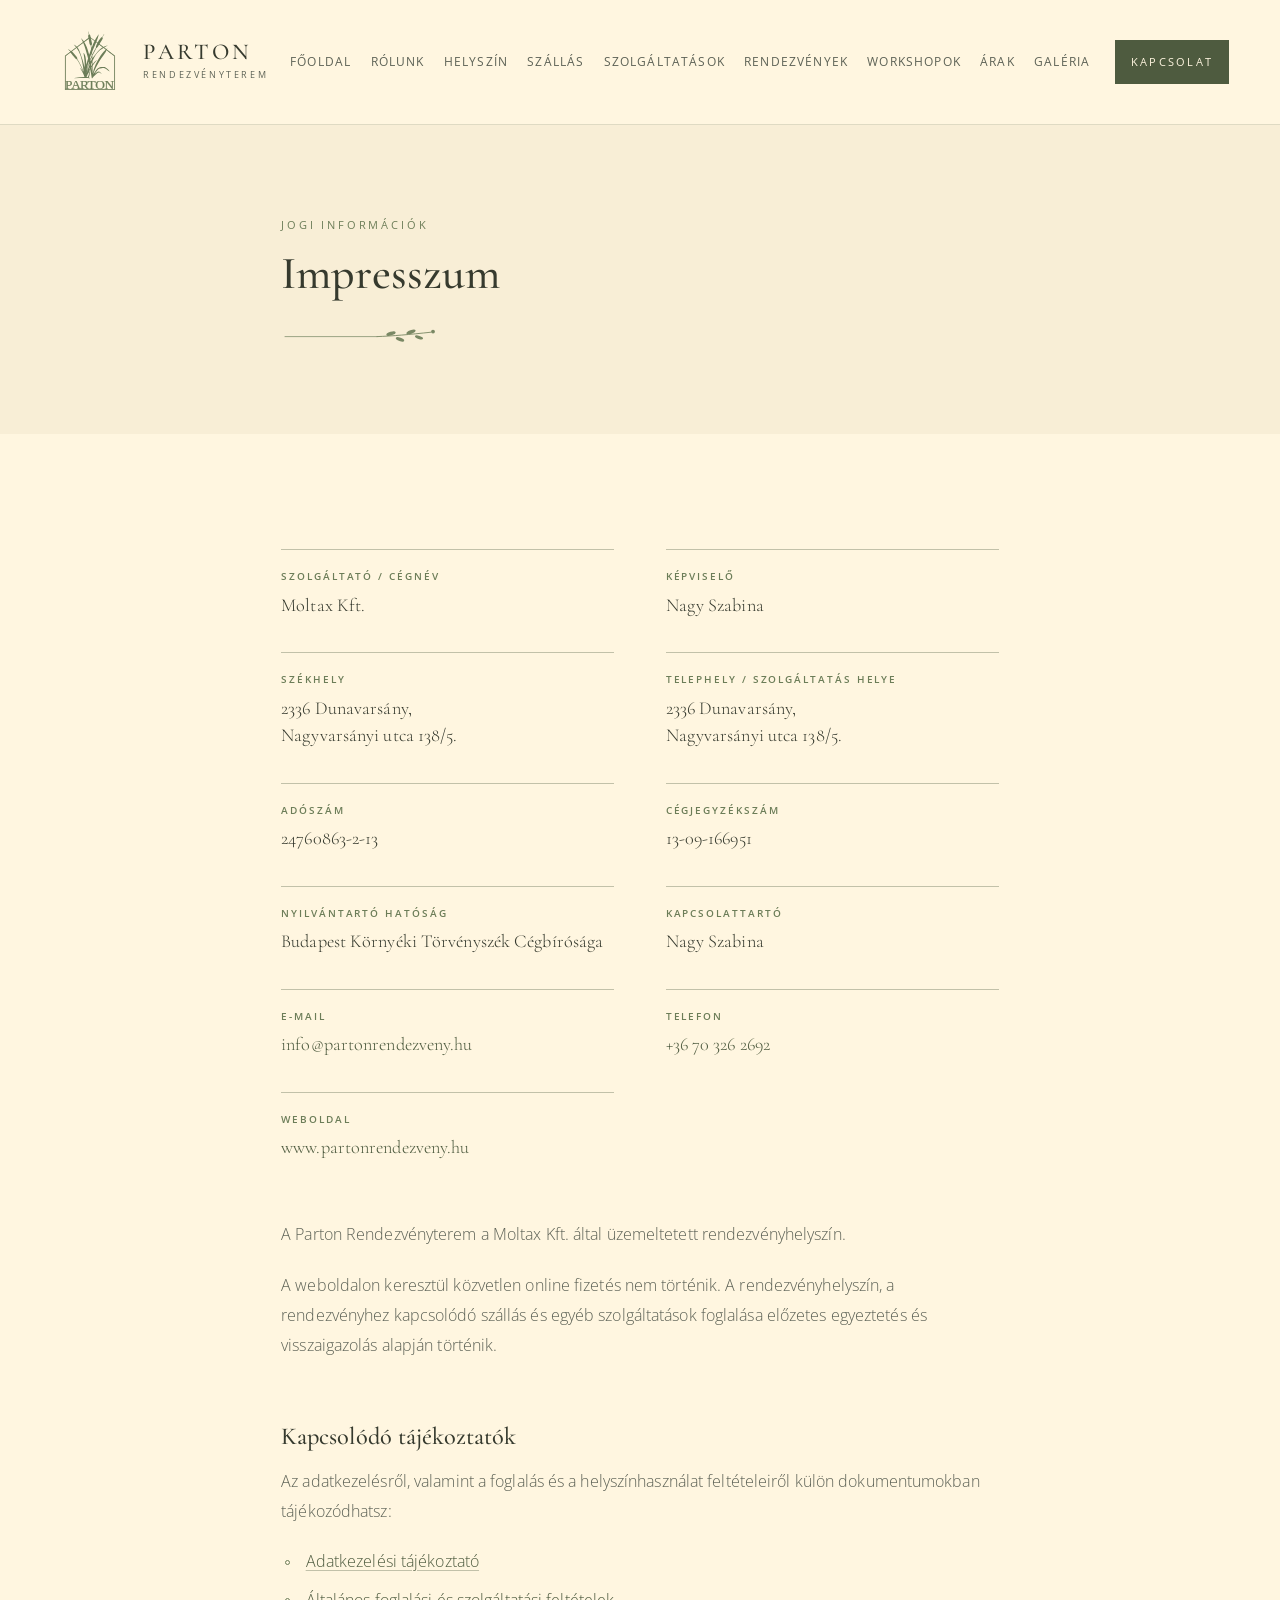
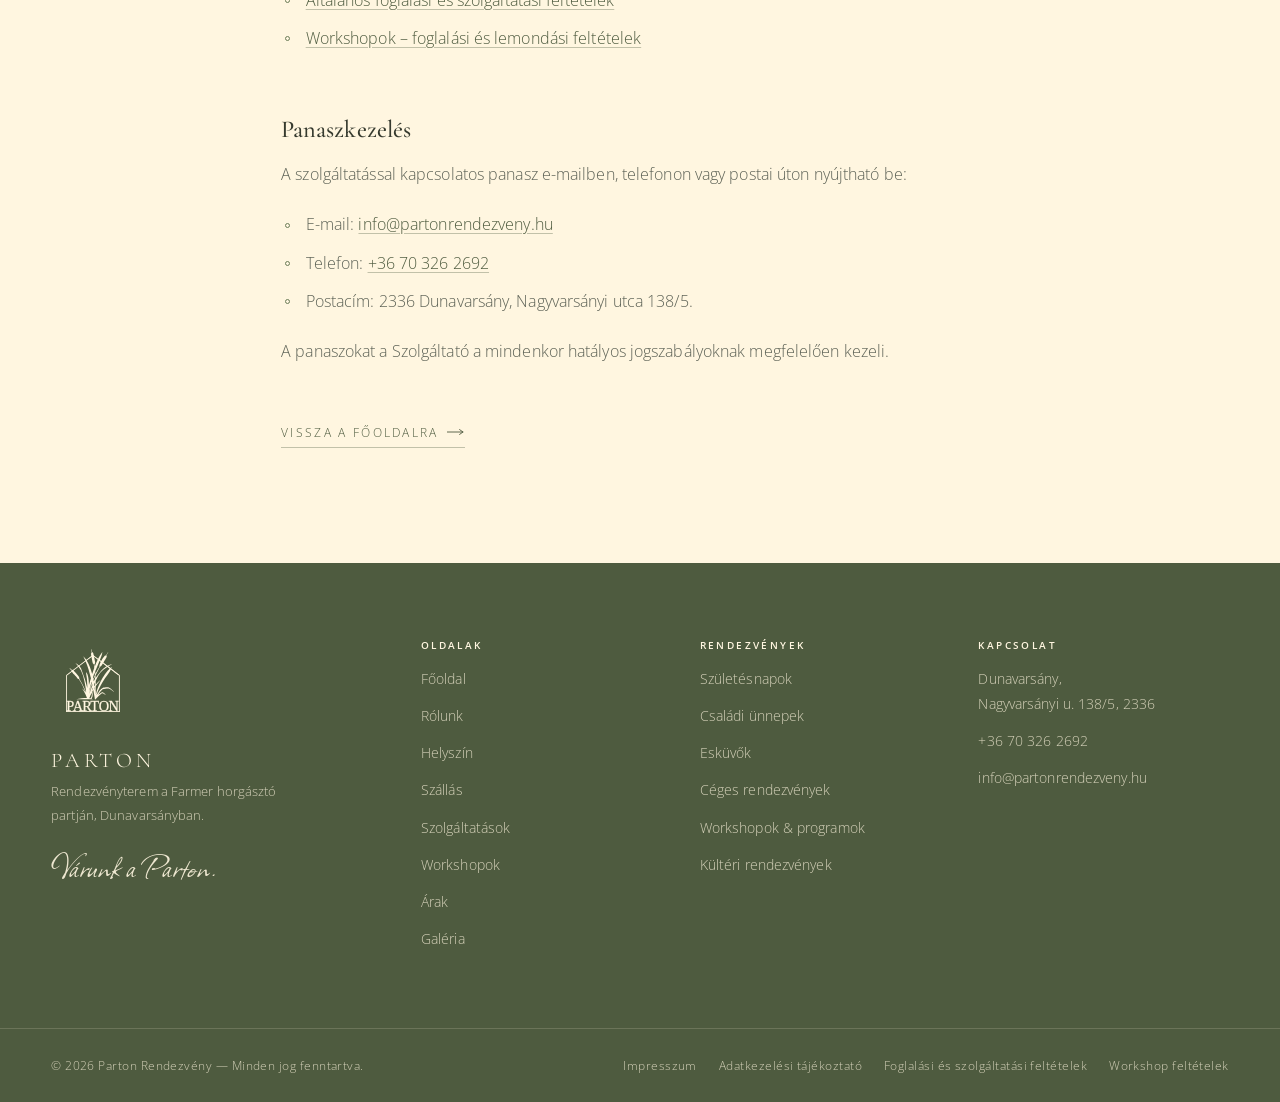
<file: impresszum.html>
<!DOCTYPE html>
<html lang="hu">
<head>
<meta charset="utf-8">
<meta name="viewport" content="width=device-width, initial-scale=1">
<title>Impresszum – Parton Rendezvényterem</title>
<meta name="description" content="A Parton Rendezvényterem üzemeltetőjének adatai: Moltax Kft., 2336 Dunavarsány, Nagyvarsányi utca 138/5.">
<meta name="robots" content="index, follow">
<link rel="canonical" href="https://partonrendezveny.hu/impresszum">
<link rel="icon" href="favicon.ico" sizes="16x16 32x32 48x48">
<link rel="icon" href="assets/img/favicon.png" type="image/png" sizes="64x64">
<link rel="apple-touch-icon" href="assets/img/apple-touch-icon.png">
<link rel="preconnect" href="https://fonts.googleapis.com">
<link rel="preconnect" href="https://fonts.gstatic.com" crossorigin>
<link href="https://fonts.googleapis.com/css2?family=Allison&family=Cormorant+Garamond:wght@300;400;500;600&family=Open+Sans:wght@300;400;600&display=swap" rel="stylesheet">
<link rel="stylesheet" href="assets/css/style.css">
</head>
<body>
<a class="skip" href="#main">Ugrás a tartalomra</a>

<header class="header">
  <div class="wrap header__inner">
    <a class="brand" href="index.html" aria-label="Parton Rendezvényterem – főoldal">
      <img class="brand__mark" src="assets/svg/logo-zold.svg" alt="" width="200" height="200">
      <span class="brand__text">
        <span class="brand__name">PARTON</span>
        <span class="brand__sub">Rendezvényterem</span>
      </span>
    </a>
    <button class="burger" type="button" aria-expanded="false" aria-controls="nav" aria-label="Menü">
      <span></span><span></span><span></span>
    </button>
    <nav class="nav" id="nav" aria-label="Főmenü">
      <a class="nav__link" href="index.html">Főoldal</a>
      <a class="nav__link" href="rolunk.html">Rólunk</a>
      <a class="nav__link" href="helyszin.html">Helyszín</a>
      <a class="nav__link" href="szallas.html">Szállás</a>
      <a class="nav__link" href="szolgaltatasok.html">Szolgáltatások</a>
      <a class="nav__link" href="rendezvenyek.html">Rendezvények</a>
      <a class="nav__link" href="workshopok.html">Workshopok</a>
      <a class="nav__link" href="arak.html">Árak</a>
      <a class="nav__link" href="galeria.html">Galéria</a>
      <a class="btn nav__cta" href="kapcsolat.html">Kapcsolat</a>
    </nav>
  </div>
</header>

<main id="main">
  <section class="pagehead">
    <div class="wrap wrap--narrow">
      <div class="pagehead__inner">
        <p class="kicker">Jogi információk</p>
        <h1 class="h-section">Impresszum</h1>
        <img class="divider" src="assets/svg/divider.svg" alt="" width="132" height="12">
      </div>
    </div>
  </section>

  <section class="section">
    <div class="wrap wrap--narrow">

      <dl class="dl reveal">
        <div>
          <dt>Szolgáltató / cégnév</dt>
          <dd>Moltax Kft.</dd>
        </div>
        <div>
          <dt>Képviselő</dt>
          <dd>Nagy Szabina</dd>
        </div>
        <div>
          <dt>Székhely</dt>
          <dd>2336 Dunavarsány,<br>Nagyvarsányi utca 138/5.</dd>
        </div>
        <div>
          <dt>Telephely / szolgáltatás helye</dt>
          <dd>2336 Dunavarsány,<br>Nagyvarsányi utca 138/5.</dd>
        </div>
        <div>
          <dt>Adószám</dt>
          <dd>24760863-2-13</dd>
        </div>
        <div>
          <dt>Cégjegyzékszám</dt>
          <dd>13-09-166951</dd>
        </div>
        <div>
          <dt>Nyilvántartó hatóság</dt>
          <dd>Budapest Környéki Törvényszék Cégbírósága</dd>
        </div>
        <div>
          <dt>Kapcsolattartó</dt>
          <dd>Nagy Szabina</dd>
        </div>
        <div>
          <dt>E-mail</dt>
          <dd><a href="mailto:info@partonrendezveny.hu">info@partonrendezveny.hu</a></dd>
        </div>
        <div>
          <dt>Telefon</dt>
          <dd><a href="tel:+36703262692">+36 70 326 2692</a></dd>
        </div>
        <div>
          <dt>Weboldal</dt>
          <dd><a href="https://www.partonrendezveny.hu">www.partonrendezveny.hu</a></dd>
        </div>
      </dl>

      <div class="prose" style="margin-top:clamp(38px,4.5vw,64px)">
        <p>A Parton Rendezvényterem a Moltax Kft. által üzemeltetett rendezvényhelyszín.</p>
        <p>A weboldalon keresztül közvetlen online fizetés nem történik. A rendezvényhelyszín,
        a rendezvényhez kapcsolódó szállás és egyéb szolgáltatások foglalása előzetes
        egyeztetés és visszaigazolás alapján történik.</p>

        <h2>Kapcsolódó tájékoztatók</h2>
        <p>Az adatkezelésről, valamint a foglalás és a helyszínhasználat feltételeiről
        külön dokumentumokban tájékozódhatsz:</p>
        <ul>
          <li><a href="adatkezeles.html">Adatkezelési tájékoztató</a></li>
          <li><a href="aszf.html">Általános foglalási és szolgáltatási feltételek</a></li>
          <li><a href="workshop-feltetelek.html">Workshopok – foglalási és lemondási feltételek</a></li>
        </ul>

        <h2>Panaszkezelés</h2>
        <p>A szolgáltatással kapcsolatos panasz e-mailben, telefonon vagy postai úton
        nyújtható be:</p>
        <ul>
          <li>E-mail: <a href="mailto:info@partonrendezveny.hu">info@partonrendezveny.hu</a></li>
          <li>Telefon: <a href="tel:+36703262692">+36 70 326 2692</a></li>
          <li>Postacím: 2336 Dunavarsány, Nagyvarsányi utca 138/5.</li>
        </ul>
        <p>A panaszokat a Szolgáltató a mindenkor hatályos jogszabályoknak megfelelően kezeli.</p>

      <p style="margin-top:3em"><a class="textlink" href="index.html">Vissza a főoldalra <img src="assets/svg/arrow.svg" alt="" width="18" height="6"></a></p>
      </div>

    </div>
  </section>

</main>

<footer class="footer">
  <div class="wrap footer__top">
    <div class="footer__brand">
      <img class="footer__mark" src="assets/svg/logo-bezs.svg" alt="" width="200" height="200">
      <div>
        <p class="footer__name">PARTON</p>
        <p class="footer__tag">Rendezvényterem a Farmer horgásztó partján, Dunavarsányban.</p>
      </div>
      <p class="footer__script">Várunk a Parton.</p>
    </div>
    <div>
      <h2 class="footer__title">Oldalak</h2>
      <ul class="footer__list">
        <li><a href="index.html">Főoldal</a></li>
        <li><a href="rolunk.html">Rólunk</a></li>
        <li><a href="helyszin.html">Helyszín</a></li>
        <li><a href="szallas.html">Szállás</a></li>
        <li><a href="szolgaltatasok.html">Szolgáltatások</a></li>
        <li><a href="workshopok.html">Workshopok</a></li>
        <li><a href="arak.html">Árak</a></li>
        <li><a href="galeria.html">Galéria</a></li>
      </ul>
    </div>
    <div>
      <h2 class="footer__title">Rendezvények</h2>
      <ul class="footer__list">
        <li><a href="rendezvenyek.html#szuletesnapok">Születésnapok</a></li>
        <li><a href="rendezvenyek.html#csaladi-unnepek">Családi ünnepek</a></li>
        <li><a href="rendezvenyek.html#eskuvok">Esküvők</a></li>
        <li><a href="rendezvenyek.html#ceges-rendezvenyek">Céges rendezvények</a></li>
        <li><a href="rendezvenyek.html#workshopok">Workshopok &amp; programok</a></li>
        <li><a href="rendezvenyek.html#kulteri-rendezvenyek">Kültéri rendezvények</a></li>
      </ul>
    </div>
    <div>
      <h2 class="footer__title">Kapcsolat</h2>
      <ul class="footer__list">
        <li><a href="https://www.google.com/maps/place/data=!4m2!3m1!1s0x4741ee2c3bc4aee7:0xcd3d67a70ef72999" target="_blank" rel="noopener">Dunavarsány,<br>Nagyvarsányi u. 138/5, 2336</a></li>
        <li><a href="tel:+36703262692">+36 70 326 2692</a></li>
        <li><a href="mailto:info@partonrendezveny.hu">info@partonrendezveny.hu</a></li>
      </ul>
    </div>
  </div>
  <div class="wrap footer__bottom">
    <p style="margin:0">© 2026 Parton Rendezvény — Minden jog fenntartva.</p>
    <div class="footer__legal">
      <a href="impresszum.html">Impresszum</a>
      <a href="adatkezeles.html">Adatkezelési tájékoztató</a>
      <a href="aszf.html">Foglalási és szolgáltatási feltételek</a>
      <a href="workshop-feltetelek.html">Workshop feltételek</a>
    </div>
  </div>
</footer>

<script src="assets/js/main.js" defer></script>
</body>
</html>
</file>
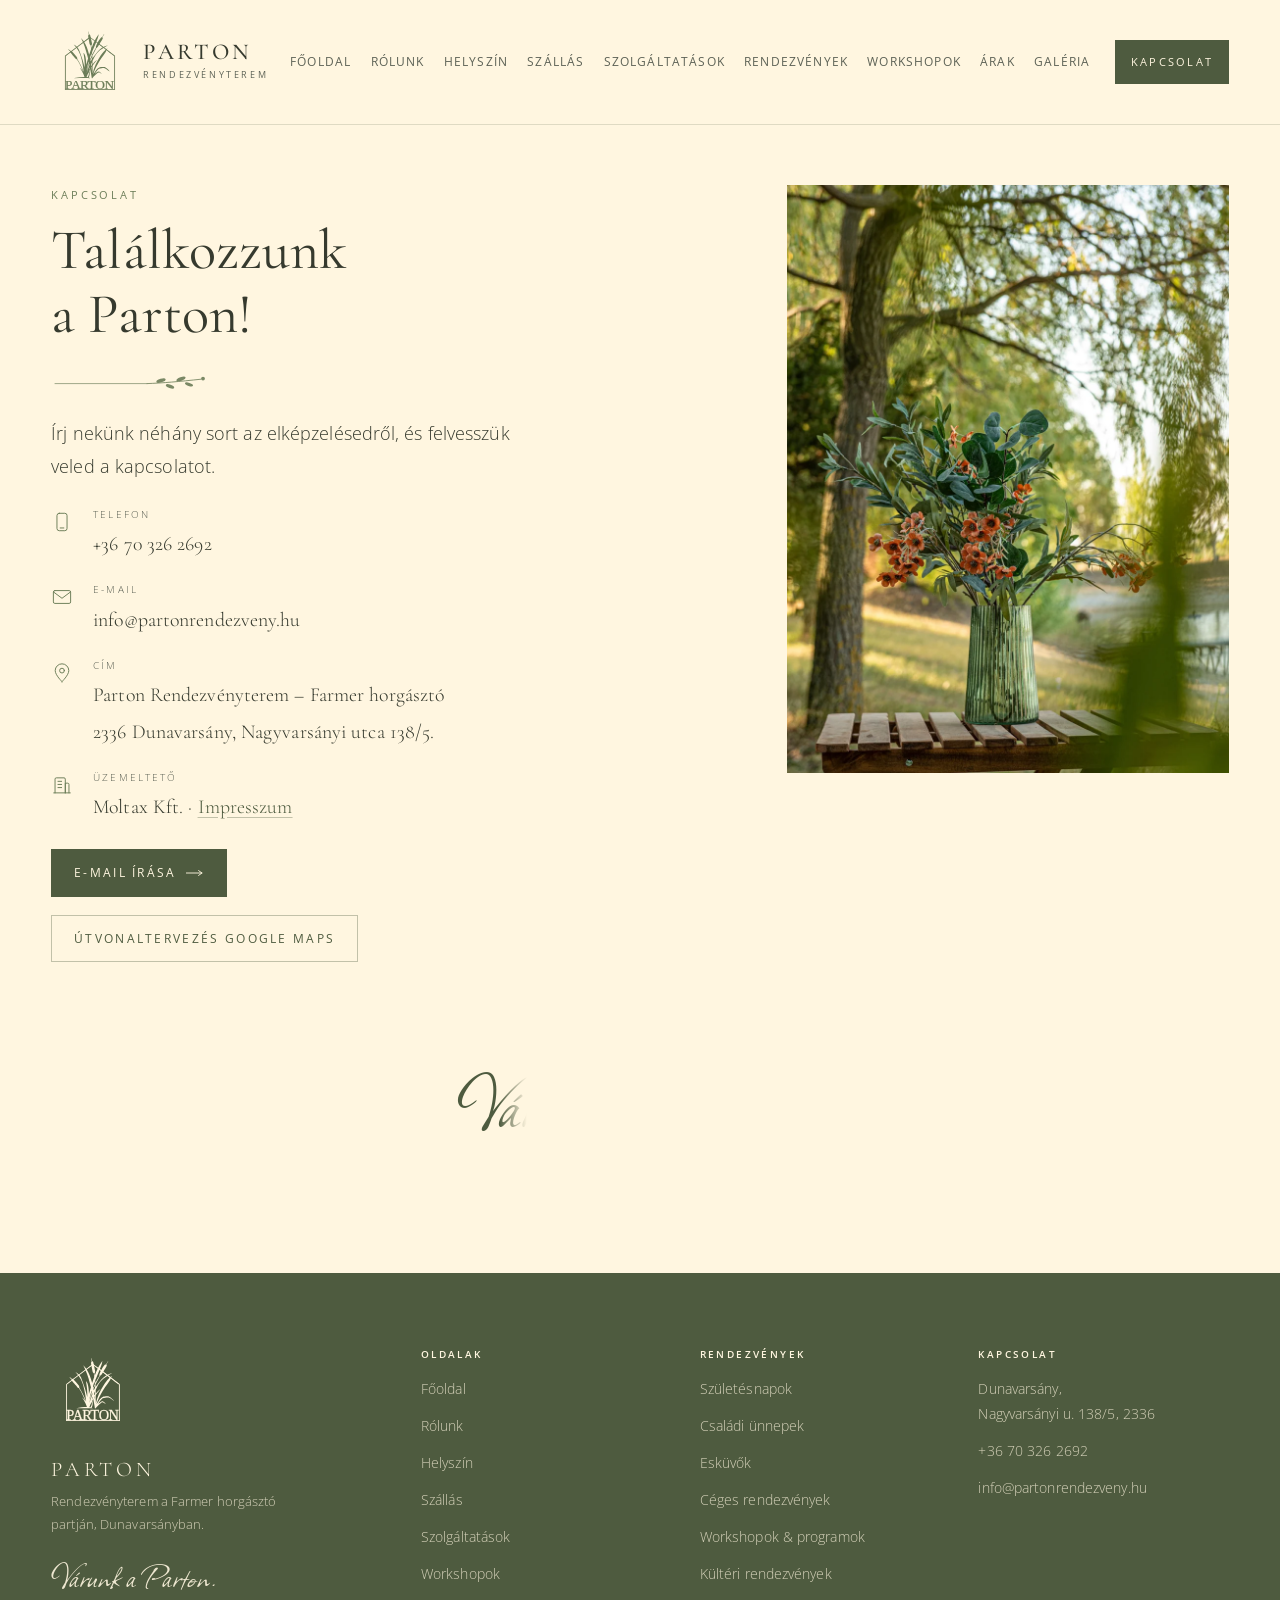
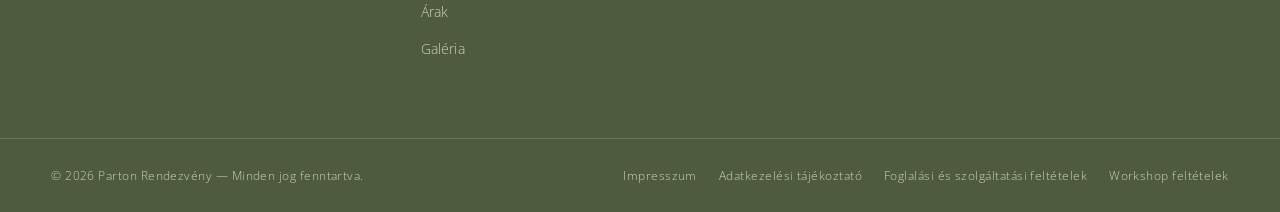
<file: kapcsolat.html>
<!DOCTYPE html>
<html lang="hu">
<head>
<meta charset="utf-8">
<meta name="viewport" content="width=device-width, initial-scale=1">
<title>Kapcsolat – Parton Rendezvényterem</title>
<meta name="description" content="Elérhetőségek és megközelítés: Parton Rendezvényterem, 2336 Dunavarsány, Nagyvarsányi utca 138/5. Telefon, e-mail és helyszínbejárás előzetes egyeztetéssel.">
<link rel="canonical" href="https://partonrendezveny.hu/kapcsolat">
<meta property="og:type" content="website">
<meta property="og:locale" content="hu_HU">
<meta property="og:site_name" content="Parton Rendezvényterem">
<meta property="og:title" content="Kapcsolat – Találkozzunk a Parton!">
<meta property="og:description" content="Írj nekünk néhány sort az elképzelésedről, és felvesszük veled a kapcsolatot.">
<meta property="og:image" content="https://partonrendezveny.hu/assets/img/og-parton.jpg">
<meta name="twitter:card" content="summary_large_image">
<link rel="icon" href="favicon.ico" sizes="16x16 32x32 48x48">
<link rel="icon" href="assets/img/favicon.png" type="image/png" sizes="64x64">
<link rel="apple-touch-icon" href="assets/img/apple-touch-icon.png">
<link rel="preconnect" href="https://fonts.googleapis.com">
<link rel="preconnect" href="https://fonts.gstatic.com" crossorigin>
<link href="https://fonts.googleapis.com/css2?family=Allison&family=Cormorant+Garamond:wght@300;400;500;600&family=Open+Sans:wght@300;400;600&display=swap" rel="stylesheet">
<link rel="stylesheet" href="assets/css/style.css">
</head>
<body>
<a class="skip" href="#main">Ugrás a tartalomra</a>

<header class="header">
  <div class="wrap header__inner">
    <a class="brand" href="index.html" aria-label="Parton Rendezvényterem – főoldal">
      <img class="brand__mark" src="assets/svg/logo-zold.svg" alt="" width="200" height="200">
      <span class="brand__text">
        <span class="brand__name">PARTON</span>
        <span class="brand__sub">Rendezvényterem</span>
      </span>
    </a>
    <button class="burger" type="button" aria-expanded="false" aria-controls="nav" aria-label="Menü">
      <span></span><span></span><span></span>
    </button>
    <nav class="nav" id="nav" aria-label="Főmenü">
      <a class="nav__link" href="index.html">Főoldal</a>
      <a class="nav__link" href="rolunk.html">Rólunk</a>
      <a class="nav__link" href="helyszin.html">Helyszín</a>
      <a class="nav__link" href="szallas.html">Szállás</a>
      <a class="nav__link" href="szolgaltatasok.html">Szolgáltatások</a>
      <a class="nav__link" href="rendezvenyek.html">Rendezvények</a>
      <a class="nav__link" href="workshopok.html">Workshopok</a>
      <a class="nav__link" href="arak.html">Árak</a>
      <a class="nav__link" href="galeria.html">Galéria</a>
      <a class="btn nav__cta" href="kapcsolat.html" aria-current="page">Kapcsolat</a>
    </nav>
  </div>
</header>

<main id="main">

  <section class="band band--hero band--hero--compact band--hero--contact">
    <div class="wrap band__inner">
      <div class="band__copy reveal">
        <p class="kicker">Kapcsolat</p>
        <h1>Találkozzunk a Parton!</h1>
        <img class="divider" src="assets/svg/divider.svg" alt="" width="168" height="22">
        <p class="lede">Írj nekünk néhány sort az elképzelésedről, és felvesszük veled a kapcsolatot.</p>

        <ul class="contact__list">
          <li class="contact__row">
            <svg viewBox="0 0 24 24" aria-hidden="true"><g fill="none" stroke="#6c7d58" stroke-width="1.05" stroke-linecap="round" stroke-linejoin="round"><rect x="6.5" y="2.5" width="11" height="19" rx="2.5"/><path d="M10 18.5h4"/></g></svg>
            <span>
              <span class="contact__label">Telefon</span>
              <a class="contact__value" href="tel:+36703262692">+36 70 326 2692</a>
            </span>
          </li>

          <li class="contact__row">
            <svg viewBox="0 0 24 24" aria-hidden="true"><g fill="none" stroke="#6c7d58" stroke-width="1.05" stroke-linecap="round" stroke-linejoin="round"><rect x="2.6" y="5" width="18.8" height="14" rx="1.6"/><polyline points="2.6,6.4 12,13.4 21.4,6.4"/></g></svg>
            <span>
              <span class="contact__label">E-mail</span>
              <a class="contact__value" href="mailto:info@partonrendezveny.hu?subject=Aj%C3%A1nlatk%C3%A9r%C3%A9s%20%E2%80%93%20Parton%20Rendezv%C3%A9nyterem">info@partonrendezveny.hu</a>
            </span>
          </li>

          <li class="contact__row">
            <svg viewBox="0 0 24 24" aria-hidden="true"><g fill="none" stroke="#6c7d58" stroke-width="1.05" stroke-linecap="round" stroke-linejoin="round"><path d="M12 21.4S4.6 14.4 4.6 9.4a7.4 7.4 0 0 1 14.8 0c0 5-7.4 12-7.4 12Z"/><circle cx="12" cy="9.4" r="2.6"/></g></svg>
            <span>
              <span class="contact__label">Cím</span>
              <span class="contact__value">Parton Rendezvényterem – Farmer horgásztó<br>2336 Dunavarsány, Nagyvarsányi utca 138/5.</span>
            </span>
          </li>

          <li class="contact__row">
            <svg viewBox="0 0 24 24" aria-hidden="true"><g fill="none" stroke="#6c7d58" stroke-width="1.05" stroke-linecap="round" stroke-linejoin="round"><path d="M4.4 20.6V5.6a1.4 1.4 0 0 1 1.4-1.4h8.4a1.4 1.4 0 0 1 1.4 1.4v15"/><path d="M15.6 20.6V10h2.6a1.4 1.4 0 0 1 1.4 1.4v9.2"/><path d="M3 20.6h18"/><path d="M7.6 8h4M7.6 11.4h4M7.6 14.8h4"/></g></svg>
            <span>
              <span class="contact__label">Üzemeltető</span>
              <span class="contact__value">Moltax Kft. · <a href="impresszum.html">Impresszum</a></span>
            </span>
          </li>
        </ul>

        <p class="contact__actions">
          <a class="btn" href="mailto:info@partonrendezveny.hu?subject=Aj%C3%A1nlatk%C3%A9r%C3%A9s%20%E2%80%93%20Parton%20Rendezv%C3%A9nyterem&amp;body=Kedves%20Parton%2C%0A%0AAlkalom%3A%20%0AV%C3%A1rhat%C3%B3%20d%C3%A1tum%3A%20%0AL%C3%A9tsz%C3%A1m%3A%20%0AEgy%C3%A9b%20k%C3%A9r%C3%A9s%3A%20%0A%0AK%C3%B6sz%C3%B6n%C3%B6m%21">
            E-mail írása
            <svg class="btn__arrow" viewBox="0 0 18 6" width="18" height="6" aria-hidden="true"><g fill="none" stroke="currentColor" stroke-width=".9" stroke-linecap="round" stroke-linejoin="round"><line x1="0" y1="3" x2="16" y2="3"/><polyline points="12.6,0.6 16,3 12.6,5.4"/></g></svg>
          </a>
          <a class="btn btn--ghost" href="https://www.google.com/maps/place/data=!4m2!3m1!1s0x4741ee2c3bc4aee7:0xcd3d67a70ef72999" target="_blank" rel="noopener">Útvonaltervezés Google Maps</a>
        </p>
      </div>

      <figure class="band__media band__media--portrait-34 reveal" style="--d:140ms">
        <picture>
          <source type="image/webp" srcset="assets/img/kapcsolat-1-600.webp 600w, assets/img/kapcsolat-1-900.webp 900w, assets/img/kapcsolat-1-1200.webp 1200w, assets/img/kapcsolat-1-1600.webp 1600w" sizes="(max-width: 900px) 100vw, 56vw">
          <img src="assets/img/kapcsolat-1-900.jpg" alt="Virágcsokor üvegvázában egy tópartra néző fapadon." width="900" height="1200" fetchpriority="high">
        </picture>
      </figure>

    </div>
  </section>

  <section class="callout" style="background:var(--cream)">
    <div class="wrap">
      <p class="callout__script">Várunk a Parton.</p>
    </div>
  </section>

</main>

<footer class="footer">
  <div class="wrap footer__top">
    <div class="footer__brand">
      <img class="footer__mark" src="assets/svg/logo-bezs.svg" alt="" width="200" height="200">
      <div>
        <p class="footer__name">PARTON</p>
        <p class="footer__tag">Rendezvényterem a Farmer horgásztó partján, Dunavarsányban.</p>
      </div>
      <p class="footer__script">Várunk a Parton.</p>
    </div>
    <div>
      <h2 class="footer__title">Oldalak</h2>
      <ul class="footer__list">
        <li><a href="index.html">Főoldal</a></li>
        <li><a href="rolunk.html">Rólunk</a></li>
        <li><a href="helyszin.html">Helyszín</a></li>
        <li><a href="szallas.html">Szállás</a></li>
        <li><a href="szolgaltatasok.html">Szolgáltatások</a></li>
        <li><a href="workshopok.html">Workshopok</a></li>
        <li><a href="arak.html">Árak</a></li>
        <li><a href="galeria.html">Galéria</a></li>
      </ul>
    </div>
    <div>
      <h2 class="footer__title">Rendezvények</h2>
      <ul class="footer__list">
        <li><a href="rendezvenyek.html#szuletesnapok">Születésnapok</a></li>
        <li><a href="rendezvenyek.html#csaladi-unnepek">Családi ünnepek</a></li>
        <li><a href="rendezvenyek.html#eskuvok">Esküvők</a></li>
        <li><a href="rendezvenyek.html#ceges-rendezvenyek">Céges rendezvények</a></li>
        <li><a href="rendezvenyek.html#workshopok">Workshopok &amp; programok</a></li>
        <li><a href="rendezvenyek.html#kulteri-rendezvenyek">Kültéri rendezvények</a></li>
      </ul>
    </div>
    <div>
      <h2 class="footer__title">Kapcsolat</h2>
      <ul class="footer__list">
        <li><a href="https://www.google.com/maps/place/data=!4m2!3m1!1s0x4741ee2c3bc4aee7:0xcd3d67a70ef72999" target="_blank" rel="noopener">Dunavarsány,<br>Nagyvarsányi u. 138/5, 2336</a></li>
        <li><a href="tel:+36703262692">+36 70 326 2692</a></li>
        <li><a href="mailto:info@partonrendezveny.hu">info@partonrendezveny.hu</a></li>
      </ul>
    </div>
  </div>
  <div class="wrap footer__bottom">
    <p style="margin:0">© 2026 Parton Rendezvény — Minden jog fenntartva.</p>
    <div class="footer__legal">
      <a href="impresszum.html">Impresszum</a>
      <a href="adatkezeles.html">Adatkezelési tájékoztató</a>
      <a href="aszf.html">Foglalási és szolgáltatási feltételek</a>
      <a href="workshop-feltetelek.html">Workshop feltételek</a>
    </div>
  </div>
</footer>

<script src="assets/js/main.js" defer></script>
</body>
</html>
</file>
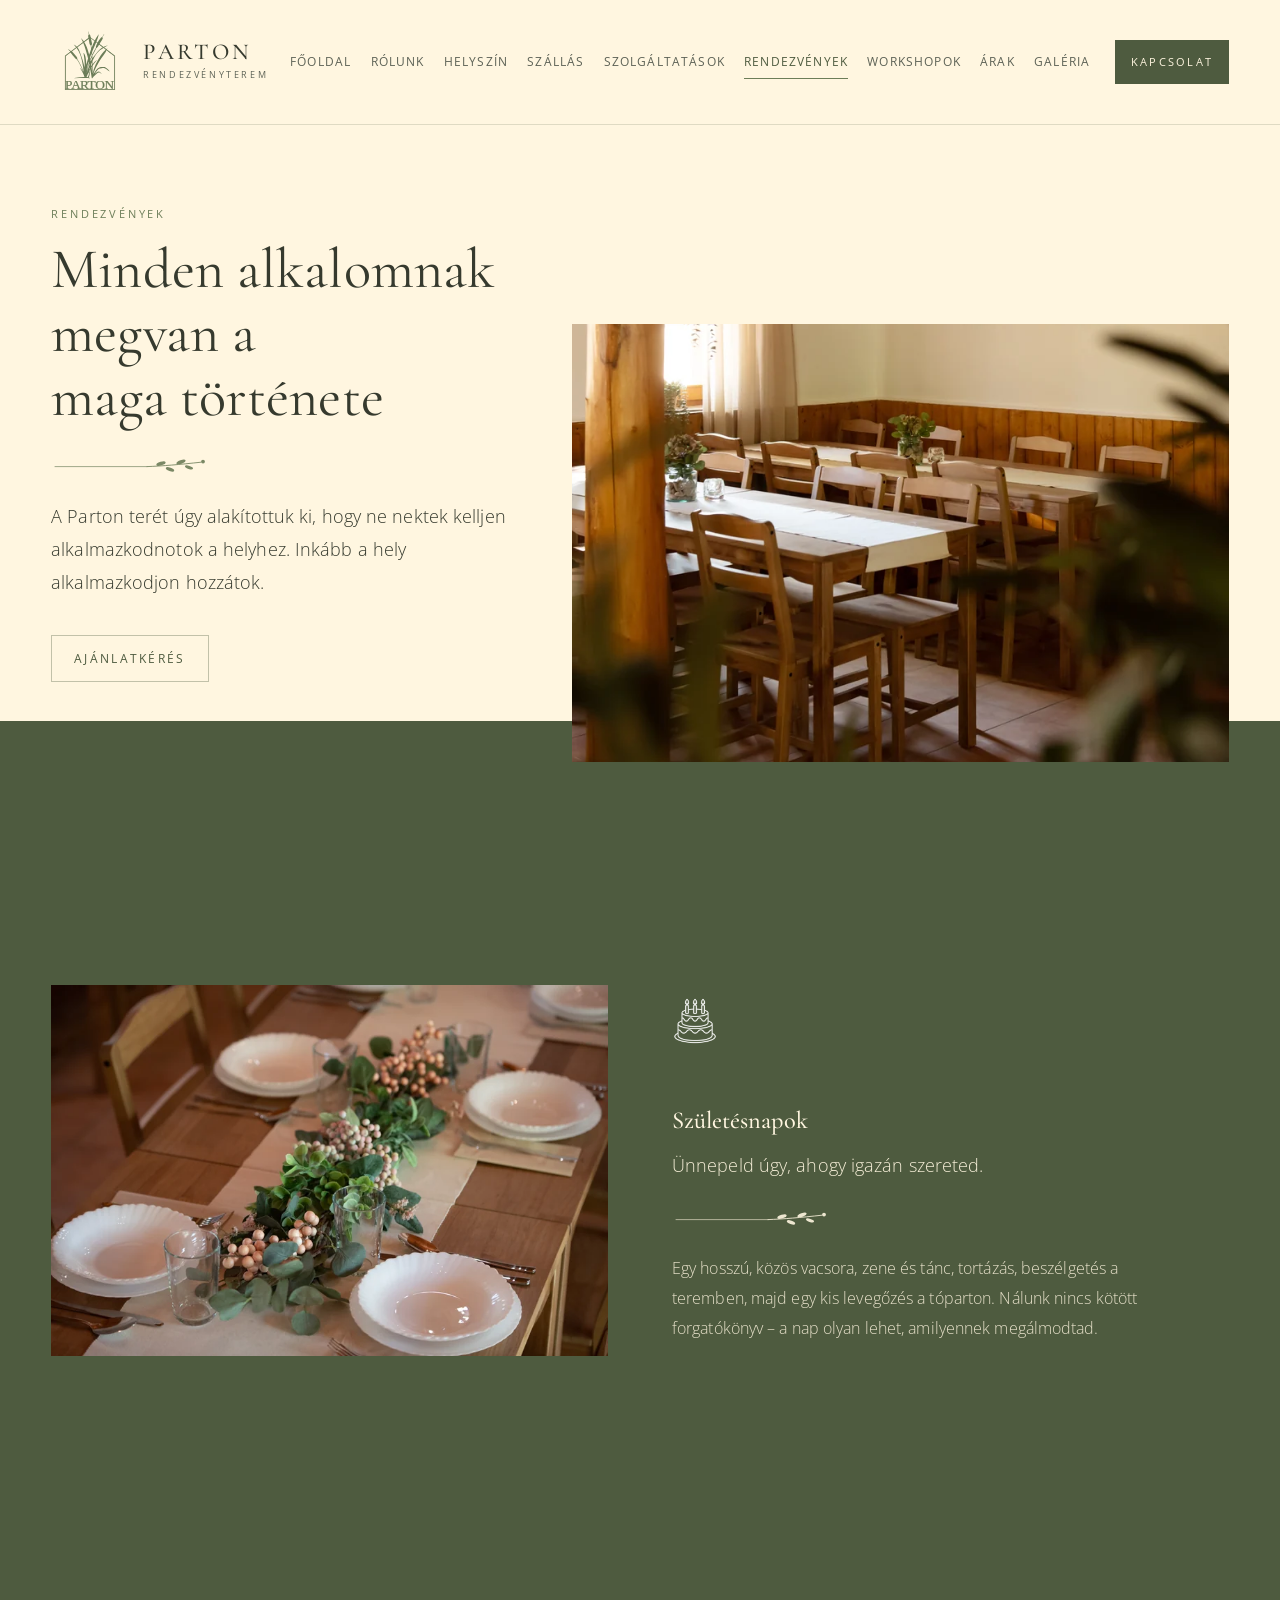
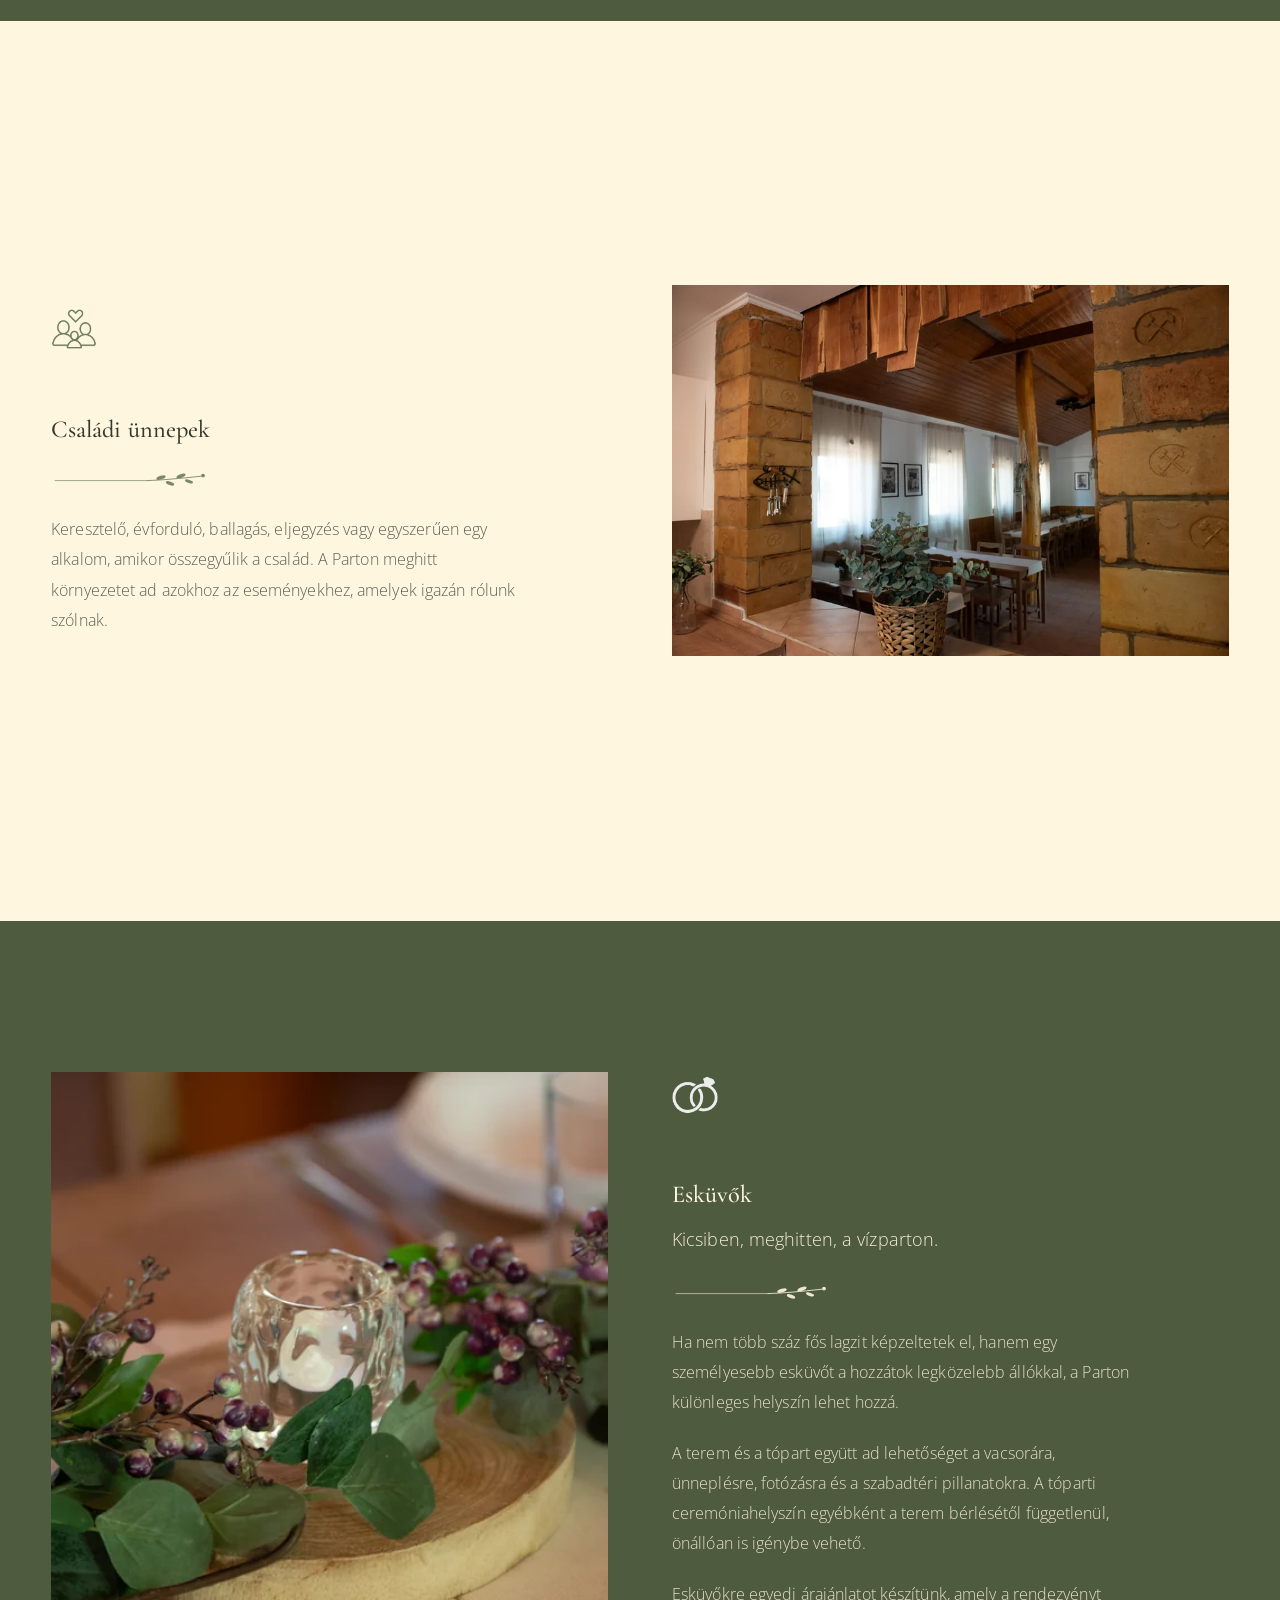
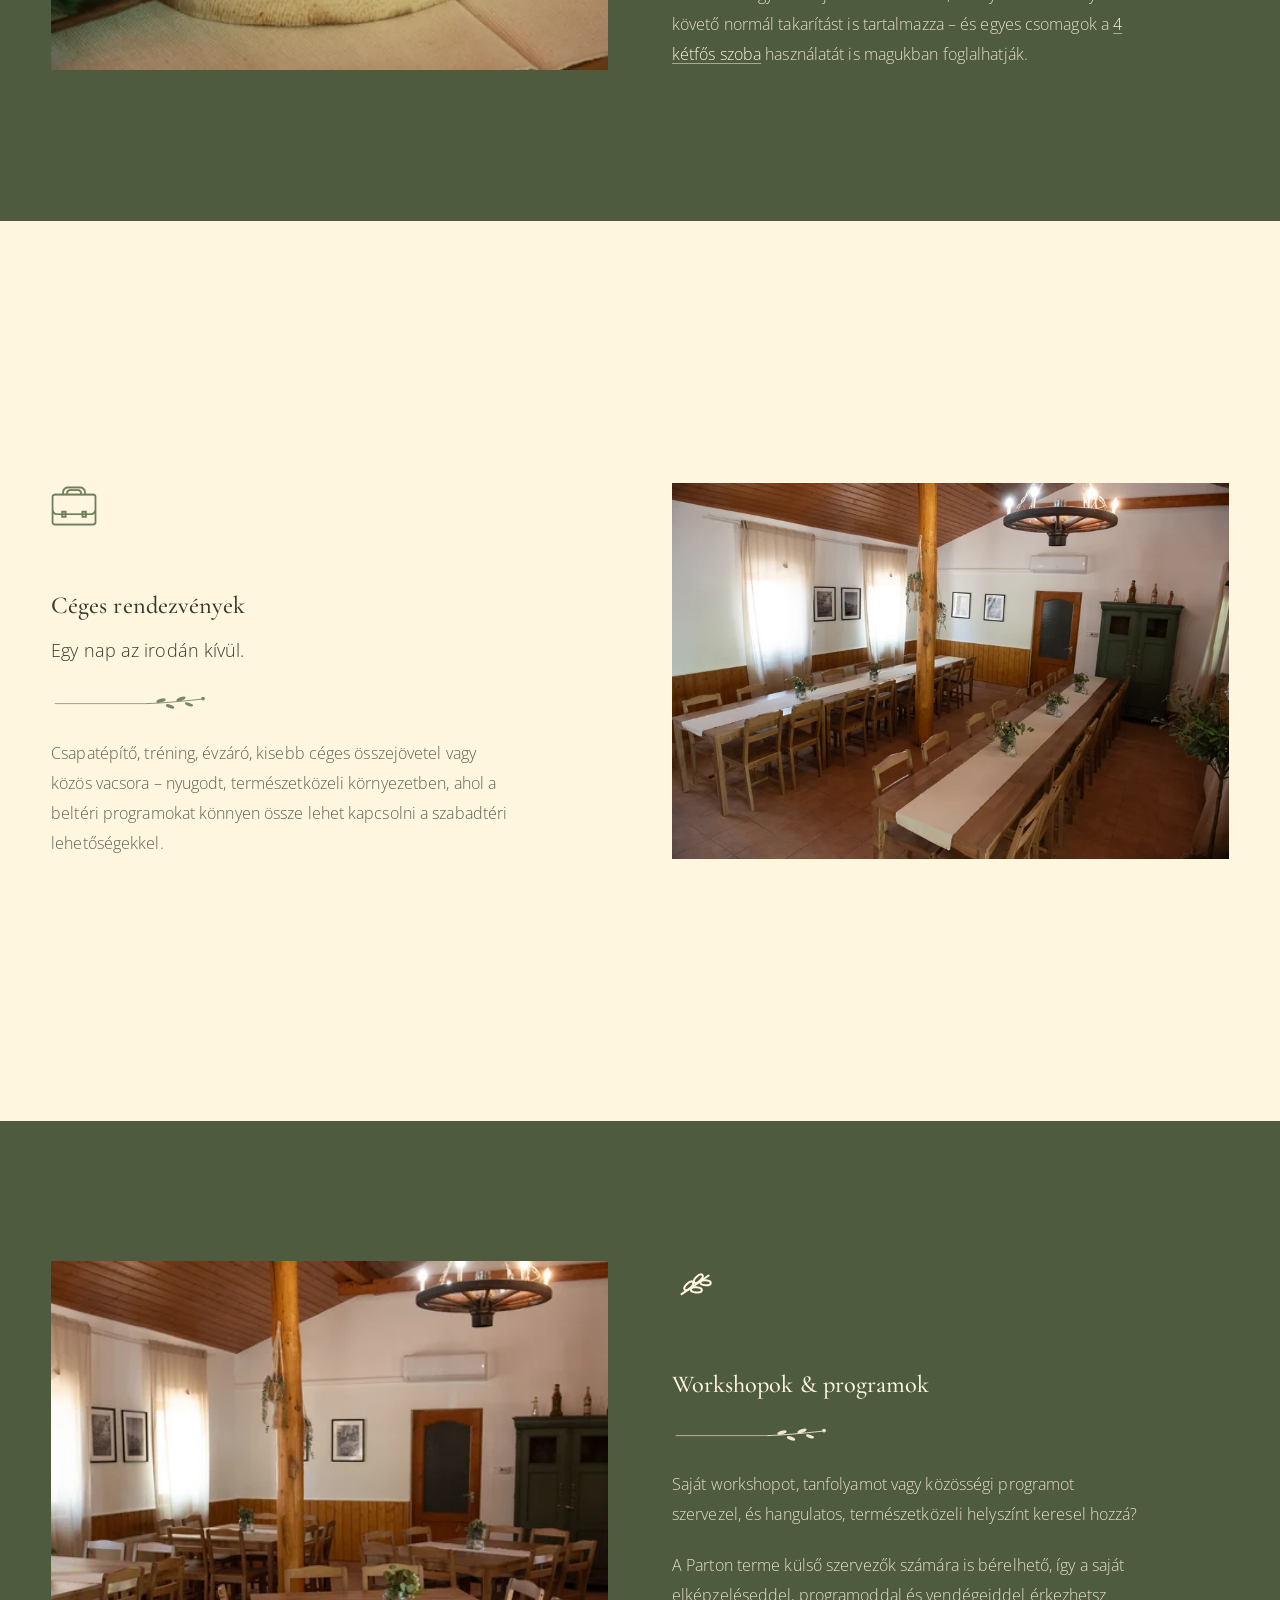
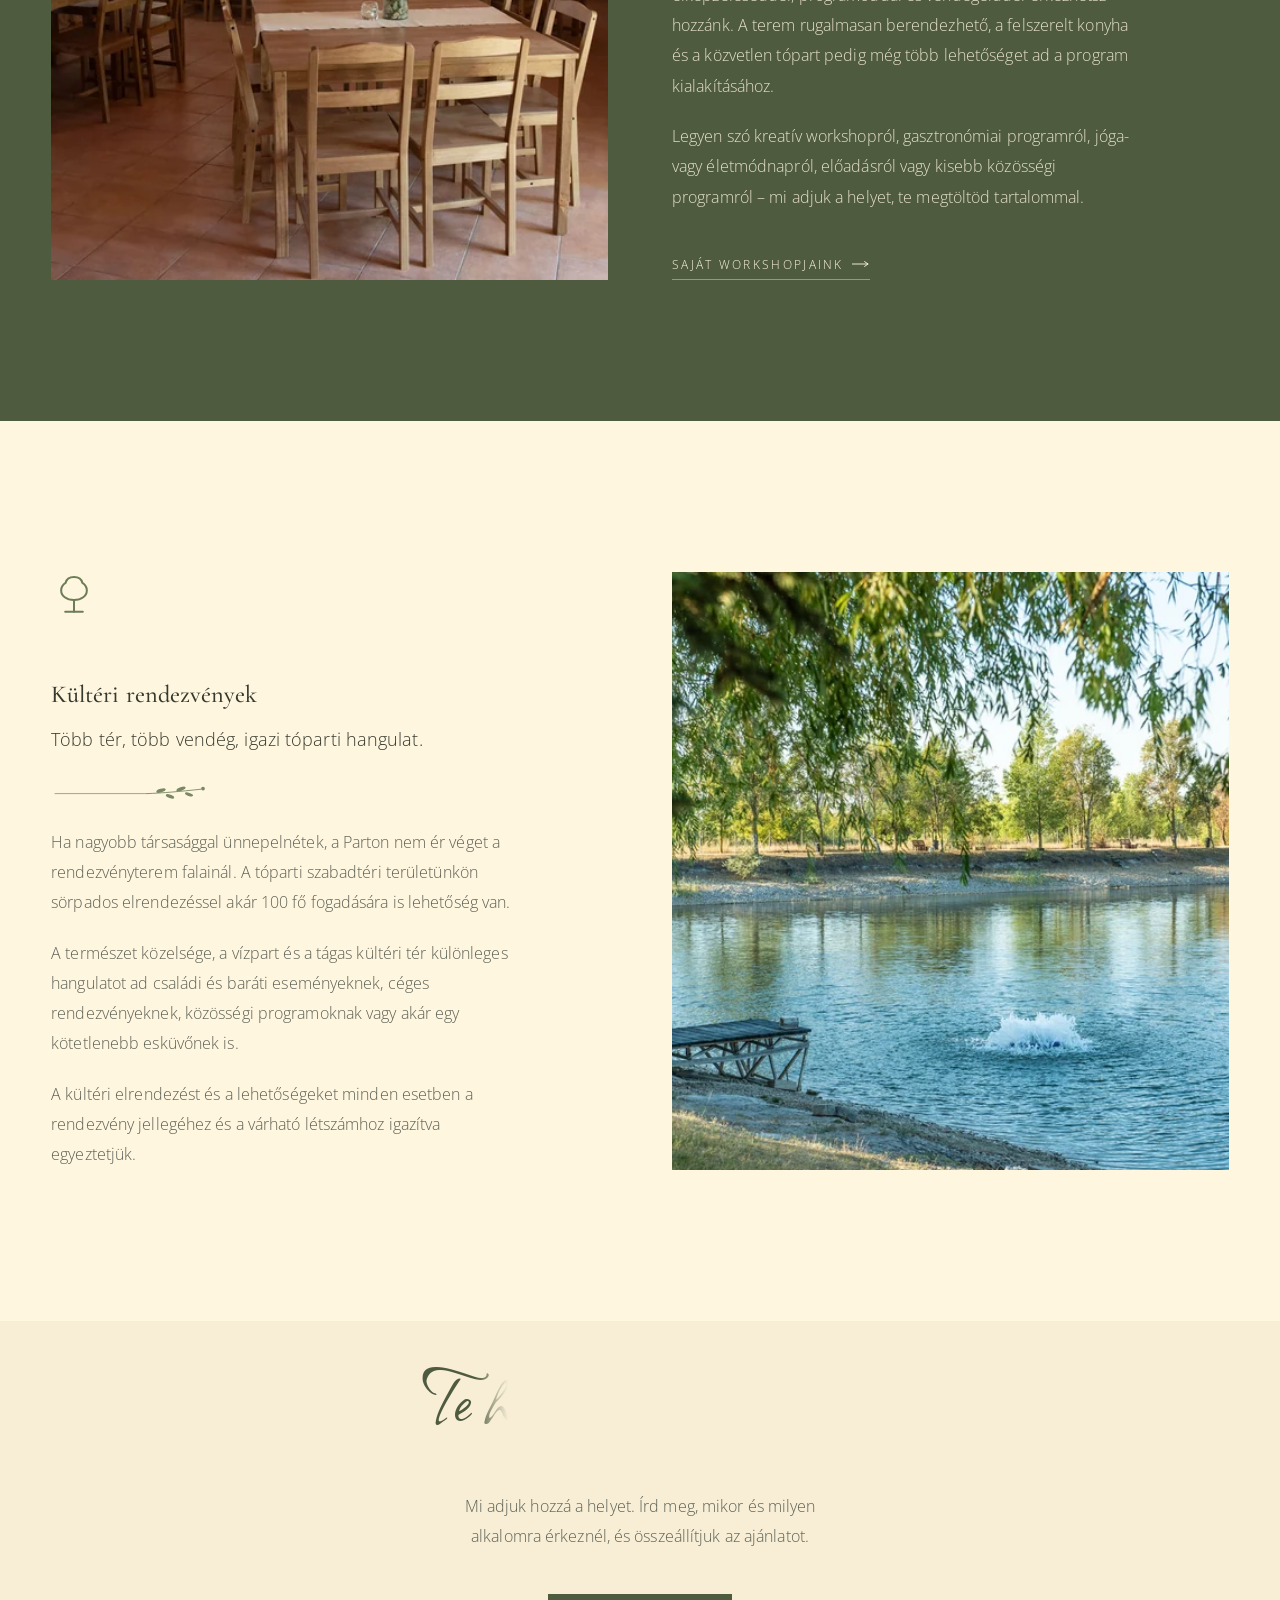
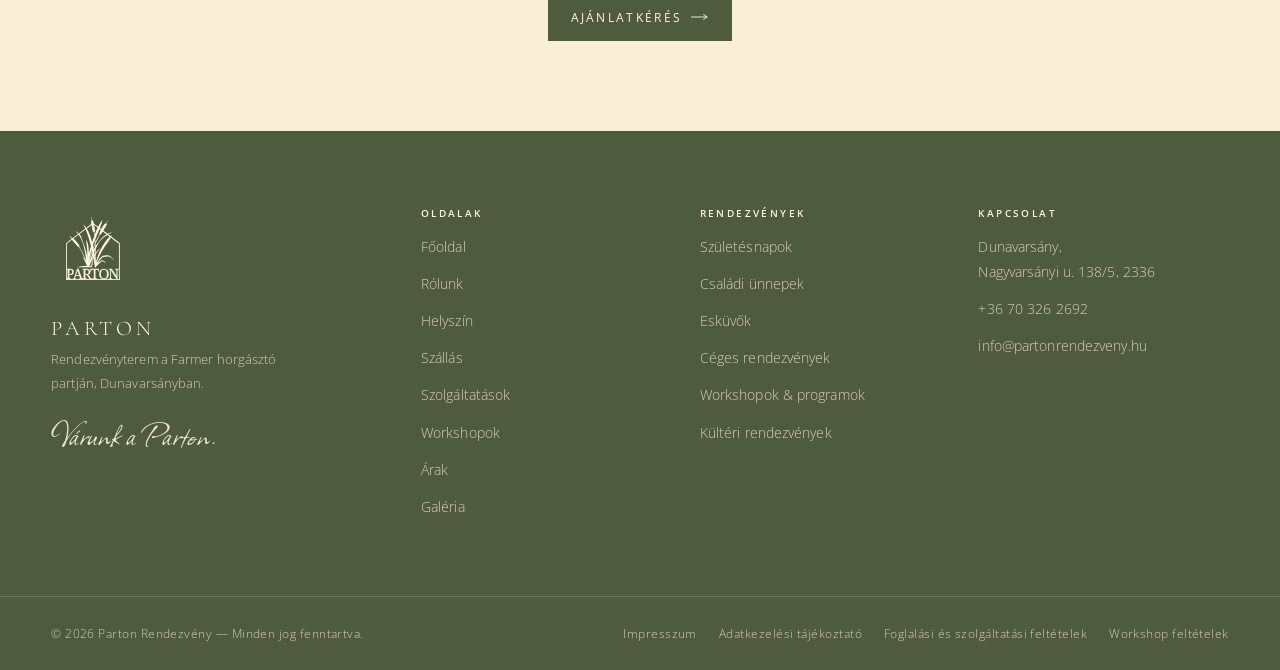
<file: rendezvenyek.html>
<!DOCTYPE html>
<html lang="hu">
<head>
<meta charset="utf-8">
<meta name="viewport" content="width=device-width, initial-scale=1">
<title>Rendezvények – Parton Rendezvényterem</title>
<meta name="description" content="Születésnapok, családi ünnepek, kisebb esküvők, céges rendezvények, workshopok és kültéri rendezvények helyszíne a tó partján, Dunavarsányban.">
<link rel="canonical" href="https://partonrendezveny.hu/rendezvenyek">
<meta property="og:type" content="website">
<meta property="og:locale" content="hu_HU">
<meta property="og:site_name" content="Parton Rendezvényterem">
<meta property="og:title" content="Rendezvények – Minden alkalomnak megvan a maga története">
<meta property="og:description" content="Születésnapok, családi ünnepek, esküvők, céges rendezvények és workshopok a Parton.">
<meta property="og:image" content="https://partonrendezveny.hu/assets/img/og-parton.jpg">
<meta name="twitter:card" content="summary_large_image">
<link rel="icon" href="favicon.ico" sizes="16x16 32x32 48x48">
<link rel="icon" href="assets/img/favicon.png" type="image/png" sizes="64x64">
<link rel="apple-touch-icon" href="assets/img/apple-touch-icon.png">
<link rel="preconnect" href="https://fonts.googleapis.com">
<link rel="preconnect" href="https://fonts.gstatic.com" crossorigin>
<link href="https://fonts.googleapis.com/css2?family=Allison&family=Cormorant+Garamond:wght@300;400;500;600&family=Open+Sans:wght@300;400;600&display=swap" rel="stylesheet">
<link rel="stylesheet" href="assets/css/style.css">
</head>
<body>
<a class="skip" href="#main">Ugrás a tartalomra</a>

<header class="header">
  <div class="wrap header__inner">
    <a class="brand" href="index.html" aria-label="Parton Rendezvényterem – főoldal">
      <img class="brand__mark" src="assets/svg/logo-zold.svg" alt="" width="200" height="200">
      <span class="brand__text">
        <span class="brand__name">PARTON</span>
        <span class="brand__sub">Rendezvényterem</span>
      </span>
    </a>
    <button class="burger" type="button" aria-expanded="false" aria-controls="nav" aria-label="Menü">
      <span></span><span></span><span></span>
    </button>
    <nav class="nav" id="nav" aria-label="Főmenü">
      <a class="nav__link" href="index.html">Főoldal</a>
      <a class="nav__link" href="rolunk.html">Rólunk</a>
      <a class="nav__link" href="helyszin.html">Helyszín</a>
      <a class="nav__link" href="szallas.html">Szállás</a>
      <a class="nav__link" href="szolgaltatasok.html">Szolgáltatások</a>
      <a class="nav__link" href="rendezvenyek.html" aria-current="page">Rendezvények</a>
      <a class="nav__link" href="workshopok.html">Workshopok</a>
      <a class="nav__link" href="arak.html">Árak</a>
      <a class="nav__link" href="galeria.html">Galéria</a>
      <a class="btn nav__cta" href="kapcsolat.html">Kapcsolat</a>
    </nav>
  </div>
</header>

<main id="main">

  <section class="band band--hero band--hero--media-big">
    <div class="wrap band__inner">
      <div class="band__copy reveal">
        <p class="kicker">Rendezvények</p>
        <h1>Minden alkalomnak megvan a maga története</h1>
        <img class="divider" src="assets/svg/divider.svg" alt="" width="168" height="22">
        <p class="lede">A Parton terét úgy alakítottuk ki, hogy ne nektek kelljen alkalmazkodnotok a helyhez. Inkább a hely alkalmazkodjon hozzátok.</p>
        <p class="pagehero__cta"><a class="btn btn--ghost" href="kapcsolat.html">Ajánlatkérés</a></p>
      </div>
      <figure class="band__media band__media--wide band__media--crop reveal" style="--d:140ms">
        <picture>
          <source type="image/webp" srcset="assets/img/rend-hero-800.webp 800w, assets/img/rend-hero-1200.webp 1200w, assets/img/rend-hero-1600.webp 1600w, assets/img/rend-hero-2200.webp 2200w" sizes="(max-width: 900px) 100vw, 56vw">
          <img src="assets/img/rend-hero-1200.jpg" alt="Ünnepi részlet a Parton termében." width="1200" height="1800" fetchpriority="high">
        </picture>
      </figure>
    </div>
  </section>

  <section class="band band--green band--media-left" id="szuletesnapok">
    <div class="wrap band__inner">
      <div class="band__copy prose reveal">
        <div class="band__head">
          <img class="band__icon" src="assets/img/ikon-szuletesnap.png" alt="" width="96" height="96" loading="lazy">
          <h2 class="h-block">Születésnapok</h2>
        </div>
        <p class="lede" style="margin-bottom:1em">Ünnepeld úgy, ahogy igazán szereted.</p>
        <img class="divider" src="assets/svg/divider-cream.svg" alt="" width="168" height="22">
        <p>Egy hosszú, közös vacsora, zene és tánc, tortázás, beszélgetés a teremben, majd egy kis levegőzés a tóparton. Nálunk nincs kötött forgatókönyv – a nap olyan lehet, amilyennek megálmodtad.</p>
      </div>
      <figure class="band__media reveal" style="--d:140ms">
        <picture>
          <source type="image/webp" srcset="assets/img/rend-1-800.webp 800w, assets/img/rend-1-1200.webp 1200w, assets/img/rend-1-1600.webp 1600w, assets/img/rend-1-2200.webp 2200w" sizes="(max-width: 900px) 100vw, 46vw">
          <img src="assets/img/rend-1-1200.jpg" alt="Születésnapi teríték a Parton termében." width="1200" height="800" loading="lazy">
        </picture>
      </figure>
    </div>
  </section>

  <section class="band" id="csaladi-unnepek">
    <div class="wrap band__inner">
      <div class="band__copy prose reveal">
        <div class="band__head">
          <img class="band__icon" src="assets/img/ikon-csaladi.png" alt="" width="96" height="96" loading="lazy">
          <h2 class="h-block">Családi ünnepek</h2>
        </div>
        <img class="divider" src="assets/svg/divider.svg" alt="" width="168" height="22">
        <p>Keresztelő, évforduló, ballagás, eljegyzés vagy egyszerűen egy alkalom, amikor összegyűlik a család. A Parton meghitt környezetet ad azokhoz az eseményekhez, amelyek igazán rólunk szólnak.</p>
      </div>
      <figure class="band__media reveal" style="--d:140ms">
        <picture>
          <source type="image/webp" srcset="assets/img/rend-2-800.webp 800w, assets/img/rend-2-1200.webp 1200w, assets/img/rend-2-1600.webp 1600w, assets/img/rend-2-2200.webp 2200w" sizes="(max-width: 900px) 100vw, 46vw">
          <img src="assets/img/rend-2-1200.jpg" alt="Családi ünnep a Parton termében." width="1200" height="800" loading="lazy">
        </picture>
      </figure>
    </div>
  </section>

  <section class="band band--green band--media-left" id="eskuvok">
    <div class="wrap band__inner">
      <div class="band__copy prose reveal">
        <div class="band__head">
          <img class="band__icon" src="assets/img/ikon-eskuvo.png" alt="" width="96" height="96" loading="lazy">
          <h2 class="h-block">Esküvők</h2>
        </div>
        <p class="lede" style="margin-bottom:1em">Kicsiben, meghitten, a vízparton.</p>
        <img class="divider" src="assets/svg/divider-cream.svg" alt="" width="168" height="22">
        <p>Ha nem több száz fős lagzit képzeltetek el, hanem egy személyesebb esküvőt a hozzátok legközelebb állókkal, a Parton különleges helyszín lehet hozzá.</p>
        <p>A terem és a tópart együtt ad lehetőséget a vacsorára, ünneplésre, fotózásra és a szabadtéri pillanatokra. A tóparti ceremóniahelyszín egyébként a terem bérlésétől függetlenül, önállóan is igénybe vehető.</p>
        <p>Esküvőkre egyedi árajánlatot készítünk, amely a rendezvényt követő normál takarítást is tartalmazza – és egyes csomagok a <a href="szallas.html">4 kétfős szoba</a> használatát is magukban foglalhatják.</p>
      </div>
      <figure class="band__media reveal" style="--d:140ms">
        <picture>
          <source type="image/webp" srcset="assets/img/rend-3-800.webp 800w, assets/img/rend-3-1200.webp 1200w, assets/img/rend-3-1600.webp 1600w, assets/img/rend-3-2200.webp 2200w" sizes="(max-width: 900px) 100vw, 46vw">
          <img src="assets/img/rend-3-1200.jpg" alt="Esküvői részlet a tó partján." width="1200" height="800" loading="lazy">
        </picture>
      </figure>
    </div>
  </section>

  <section class="band" id="ceges-rendezvenyek">
    <div class="wrap band__inner">
      <div class="band__copy prose reveal">
        <div class="band__head">
          <img class="band__icon" src="assets/img/ikon-ceges.png" alt="" width="96" height="96" loading="lazy">
          <h2 class="h-block">Céges rendezvények</h2>
        </div>
        <p class="lede" style="margin-bottom:1em">Egy nap az irodán kívül.</p>
        <img class="divider" src="assets/svg/divider.svg" alt="" width="168" height="22">
        <p>Csapatépítő, tréning, évzáró, kisebb céges összejövetel vagy közös vacsora – nyugodt, természetközeli környezetben, ahol a beltéri programokat könnyen össze lehet kapcsolni a szabadtéri lehetőségekkel.</p>
      </div>
      <figure class="band__media reveal" style="--d:140ms">
        <picture>
          <source type="image/webp" srcset="assets/img/rend-4-800.webp 800w, assets/img/rend-4-1200.webp 1200w, assets/img/rend-4-1600.webp 1600w, assets/img/rend-4-2200.webp 2200w" sizes="(max-width: 900px) 100vw, 46vw">
          <img src="assets/img/rend-4-1200.jpg" alt="Céges rendezvény elrendezése a teremben." width="1200" height="800" loading="lazy">
        </picture>
      </figure>
    </div>
  </section>

  <section class="band band--green band--media-left" id="workshopok">
    <div class="wrap band__inner">
      <div class="band__copy prose reveal">
        <div class="band__head">
          <svg class="band__icon" viewBox="0 0 24 24" aria-hidden="true"><g fill="none" stroke="#6c7d58" stroke-width="1.05" stroke-linecap="round" stroke-linejoin="round" transform="rotate(-20 12 12)"><path d="M3.6 14.6C8 13.6 14 12.1 20.2 10.3"/><ellipse cx="8.6" cy="11.8" rx="2.9" ry="1.35" transform="rotate(-24 8.6 11.8)"/><ellipse cx="14.6" cy="10" rx="2.9" ry="1.35" transform="rotate(-24 14.6 10)"/><ellipse cx="11.6" cy="15.1" rx="2.9" ry="1.35" transform="rotate(24 11.6 15.1)"/><ellipse cx="17.4" cy="13.3" rx="2.7" ry="1.3" transform="rotate(24 17.4 13.3)"/></g></svg>
          <h2 class="h-block">Workshopok &amp; programok</h2>
        </div>
        <img class="divider" src="assets/svg/divider-cream.svg" alt="" width="168" height="22">
        <p>Saját workshopot, tanfolyamot vagy közösségi programot szervezel, és hangulatos, természetközeli helyszínt keresel hozzá?</p>
        <p>A Parton terme külső szervezők számára is bérelhető, így a saját elképzeléseddel, programoddal és vendégeiddel érkezhetsz hozzánk. A terem rugalmasan berendezhető, a felszerelt konyha és a közvetlen tópart pedig még több lehetőséget ad a program kialakításához.</p>
        <p>Legyen szó kreatív workshopról, gasztronómiai programról, jóga- vagy életmódnapról, előadásról vagy kisebb közösségi programról – mi adjuk a helyet, te megtöltöd tartalommal.</p>
        <p style="margin-top:2.2em"><a class="textlink" href="workshopok.html">Saját workshopjaink <svg viewBox="0 0 18 6" width="18" height="6" aria-hidden="true"><g fill="none" stroke="currentColor" stroke-width=".9" stroke-linecap="round" stroke-linejoin="round"><line x1="0" y1="3" x2="16" y2="3"/><polyline points="12.6,0.6 16,3 12.6,5.4"/></g></svg></a></p>
      </div>
      <figure class="band__media reveal" style="--d:140ms">
        <picture>
          <source type="image/webp" srcset="assets/img/rend-5-800.webp 800w, assets/img/rend-5-1200.webp 1200w, assets/img/rend-5-1600.webp 1600w, assets/img/rend-5-2200.webp 2200w" sizes="(max-width: 900px) 100vw, 46vw">
          <img src="assets/img/rend-5-1200.jpg" alt="Workshop elrendezés a Parton termében." width="1200" height="800" loading="lazy">
        </picture>
      </figure>
    </div>
  </section>

  <section class="band" id="kulteri-rendezvenyek">
    <div class="wrap band__inner">
      <div class="band__copy prose reveal">
        <div class="band__head">
          <svg class="band__icon" viewBox="0 0 24 24" aria-hidden="true"><g fill="none" stroke="#6c7d58" stroke-width="1.05" stroke-linecap="round" stroke-linejoin="round"><path d="M12 14.6c-3.9 0-6.7-2.2-6.7-5 0-1.6.9-3 2.3-3.9.4-1.9 2.2-3.1 4.4-3.1s4 1.2 4.4 3.1c1.4.9 2.3 2.3 2.3 3.9 0 2.8-2.8 5-6.7 5Z"/><path d="M12 20.8v-6.2"/><path d="M7.4 20.8h9.2"/></g></svg>
          <h2 class="h-block">Kültéri rendezvények</h2>
        </div>
        <p class="lede" style="margin-bottom:1em">Több tér, több vendég, igazi tóparti hangulat.</p>
        <img class="divider" src="assets/svg/divider.svg" alt="" width="168" height="22">
        <p>Ha nagyobb társasággal ünnepelnétek, a Parton nem ér véget a rendezvényterem falainál. A tóparti szabadtéri területünkön sörpados elrendezéssel akár 100 fő fogadására is lehetőség van.</p>
        <p>A természet közelsége, a vízpart és a tágas kültéri tér különleges hangulatot ad családi és baráti eseményeknek, céges rendezvényeknek, közösségi programoknak vagy akár egy kötetlenebb esküvőnek is.</p>
        <p>A kültéri elrendezést és a lehetőségeket minden esetben a rendezvény jellegéhez és a várható létszámhoz igazítva egyeztetjük.</p>
      </div>
      <figure class="band__media reveal" style="--d:140ms">
        <picture>
          <source type="image/webp" srcset="assets/img/rend-6-800.webp 800w, assets/img/rend-6-1200.webp 1200w, assets/img/rend-6-1600.webp 1600w, assets/img/rend-6-2200.webp 2200w" sizes="(max-width: 900px) 100vw, 46vw">
          <img src="assets/img/rend-6-1200.jpg" alt="A tóparti kültéri terület fűzfákkal és paddal." width="1200" height="800" loading="lazy">
        </picture>
      </figure>
    </div>
  </section>

  <section class="callout">
    <div class="wrap">
      <p class="callout__script">Te hozod az alkalmat.</p>
      <p class="callout__text">Mi adjuk hozzá a helyet. Írd meg, mikor és milyen alkalomra érkeznél, és összeállítjuk az ajánlatot.</p>
      <a class="btn" href="kapcsolat.html">
        Ajánlatkérés
        <svg class="btn__arrow" viewBox="0 0 18 6" width="18" height="6" aria-hidden="true"><g fill="none" stroke="currentColor" stroke-width=".9" stroke-linecap="round" stroke-linejoin="round"><line x1="0" y1="3" x2="16" y2="3"/><polyline points="12.6,0.6 16,3 12.6,5.4"/></g></svg>
      </a>
    </div>
  </section>

</main>

<footer class="footer">
  <div class="wrap footer__top">
    <div class="footer__brand">
      <img class="footer__mark" src="assets/svg/logo-bezs.svg" alt="" width="200" height="200">
      <div>
        <p class="footer__name">PARTON</p>
        <p class="footer__tag">Rendezvényterem a Farmer horgásztó partján, Dunavarsányban.</p>
      </div>
      <p class="footer__script">Várunk a Parton.</p>
    </div>
    <div>
      <h2 class="footer__title">Oldalak</h2>
      <ul class="footer__list">
        <li><a href="index.html">Főoldal</a></li>
        <li><a href="rolunk.html">Rólunk</a></li>
        <li><a href="helyszin.html">Helyszín</a></li>
        <li><a href="szallas.html">Szállás</a></li>
        <li><a href="szolgaltatasok.html">Szolgáltatások</a></li>
        <li><a href="workshopok.html">Workshopok</a></li>
        <li><a href="arak.html">Árak</a></li>
        <li><a href="galeria.html">Galéria</a></li>
      </ul>
    </div>
    <div>
      <h2 class="footer__title">Rendezvények</h2>
      <ul class="footer__list">
        <li><a href="rendezvenyek.html#szuletesnapok">Születésnapok</a></li>
        <li><a href="rendezvenyek.html#csaladi-unnepek">Családi ünnepek</a></li>
        <li><a href="rendezvenyek.html#eskuvok">Esküvők</a></li>
        <li><a href="rendezvenyek.html#ceges-rendezvenyek">Céges rendezvények</a></li>
        <li><a href="rendezvenyek.html#workshopok">Workshopok &amp; programok</a></li>
        <li><a href="rendezvenyek.html#kulteri-rendezvenyek">Kültéri rendezvények</a></li>
      </ul>
    </div>
    <div>
      <h2 class="footer__title">Kapcsolat</h2>
      <ul class="footer__list">
        <li><a href="https://www.google.com/maps/place/data=!4m2!3m1!1s0x4741ee2c3bc4aee7:0xcd3d67a70ef72999" target="_blank" rel="noopener">Dunavarsány,<br>Nagyvarsányi u. 138/5, 2336</a></li>
        <li><a href="tel:+36703262692">+36 70 326 2692</a></li>
        <li><a href="mailto:info@partonrendezveny.hu">info@partonrendezveny.hu</a></li>
      </ul>
    </div>
  </div>
  <div class="wrap footer__bottom">
    <p style="margin:0">© 2026 Parton Rendezvény — Minden jog fenntartva.</p>
    <div class="footer__legal">
      <a href="impresszum.html">Impresszum</a>
      <a href="adatkezeles.html">Adatkezelési tájékoztató</a>
      <a href="aszf.html">Foglalási és szolgáltatási feltételek</a>
      <a href="workshop-feltetelek.html">Workshop feltételek</a>
    </div>
  </div>
</footer>

<script src="assets/js/main.js" defer></script>
</body>
</html>
</file>
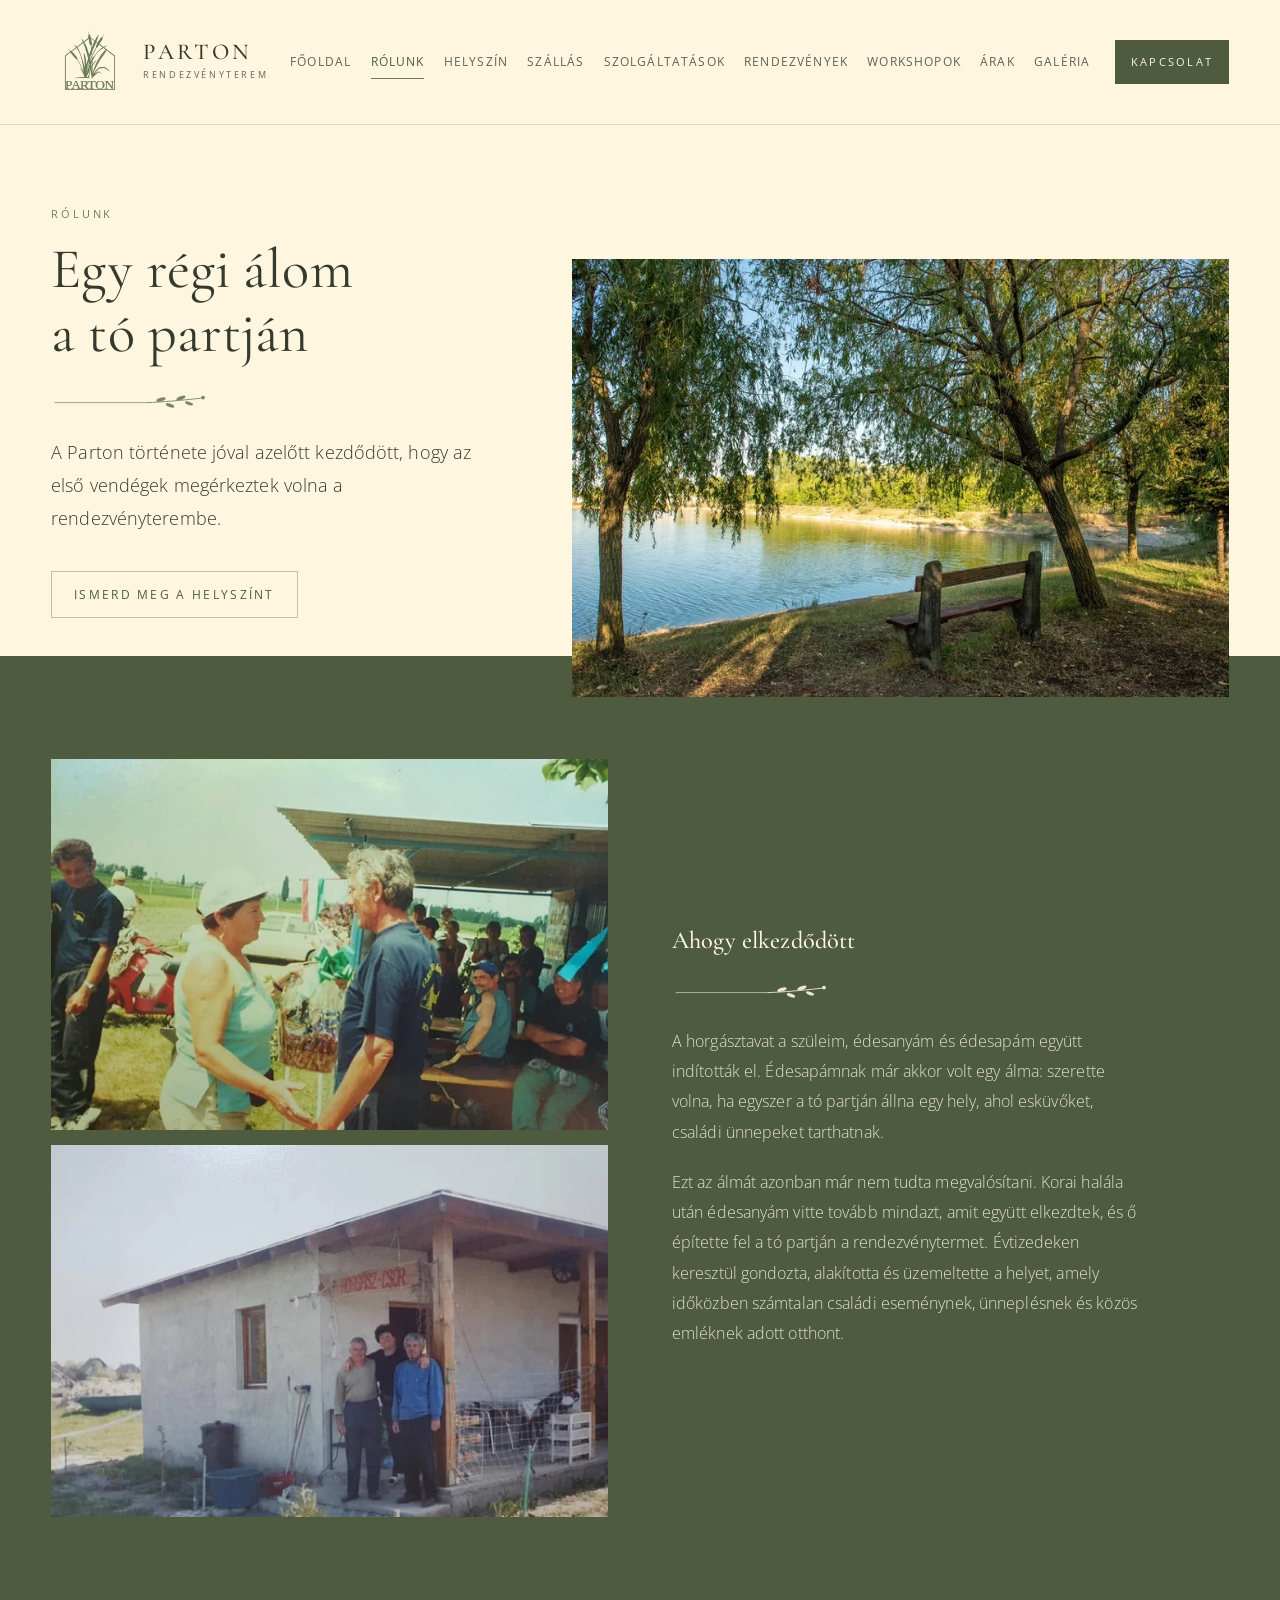
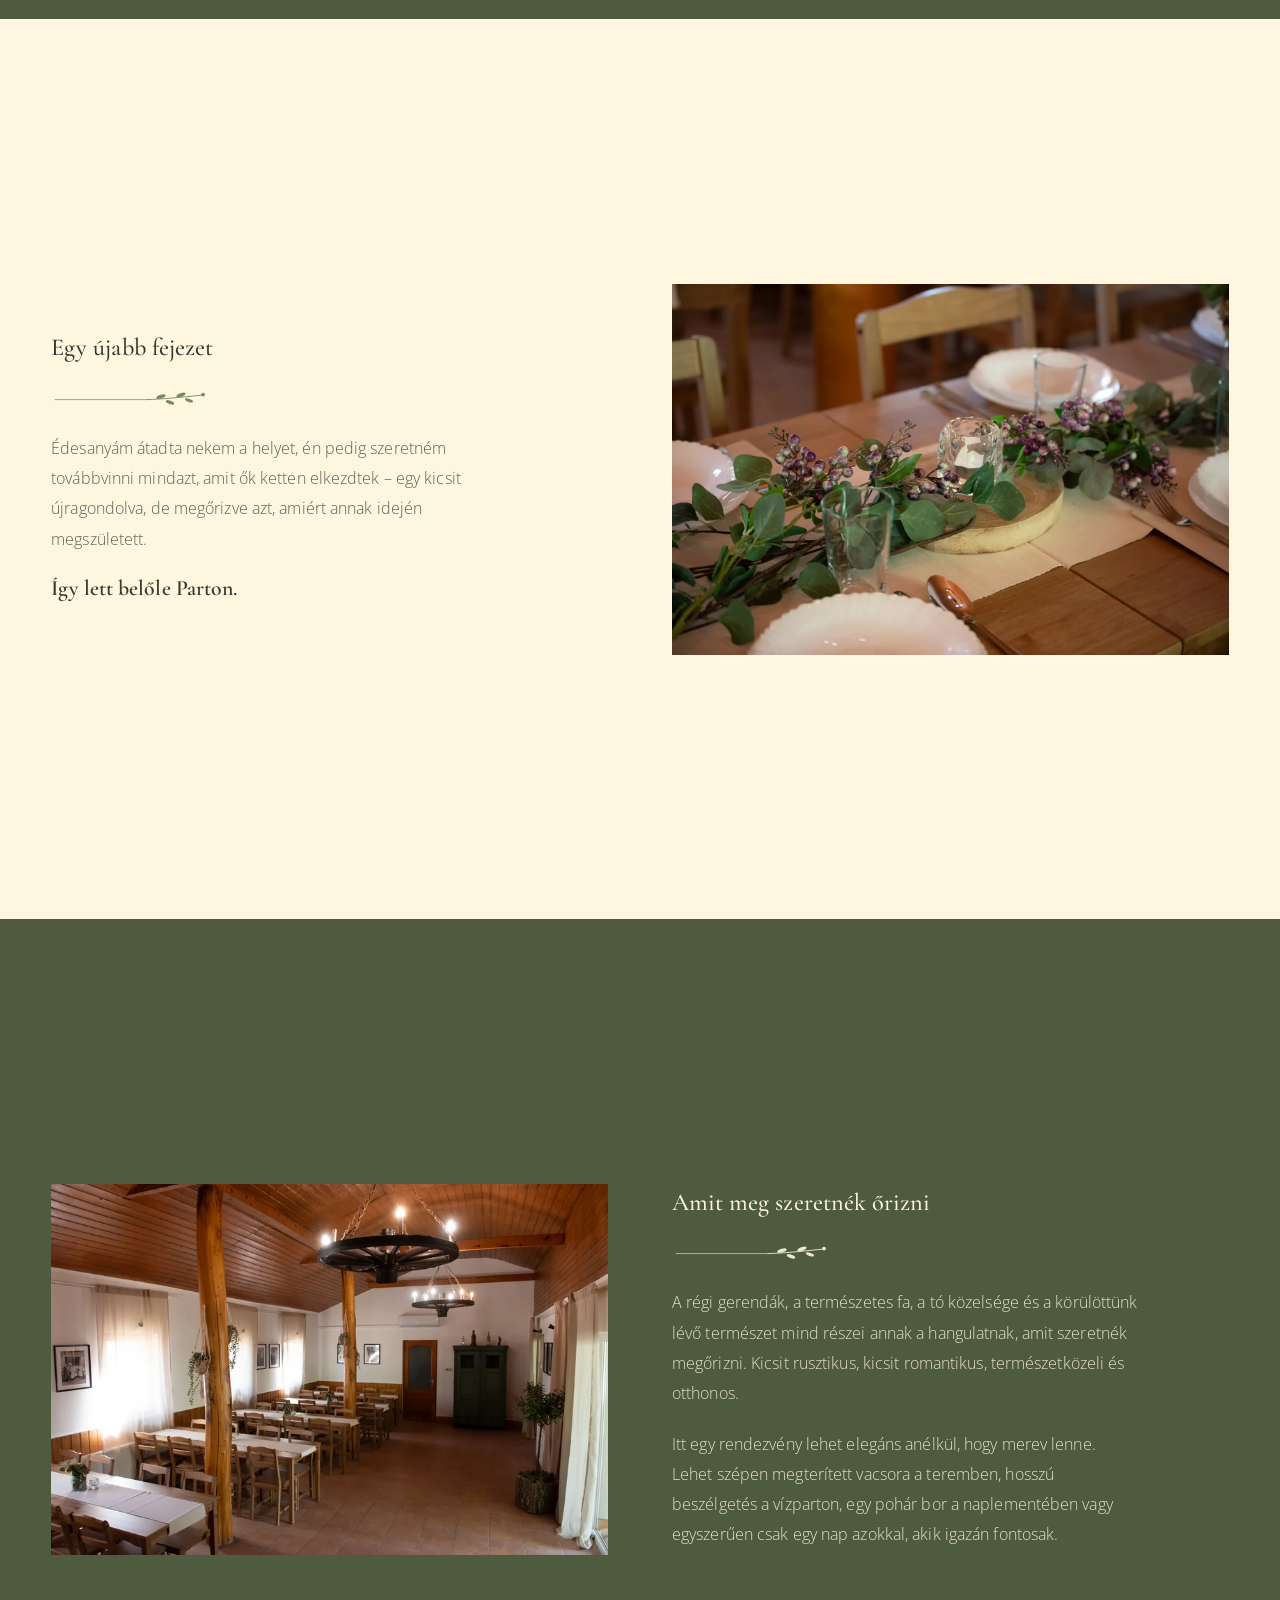
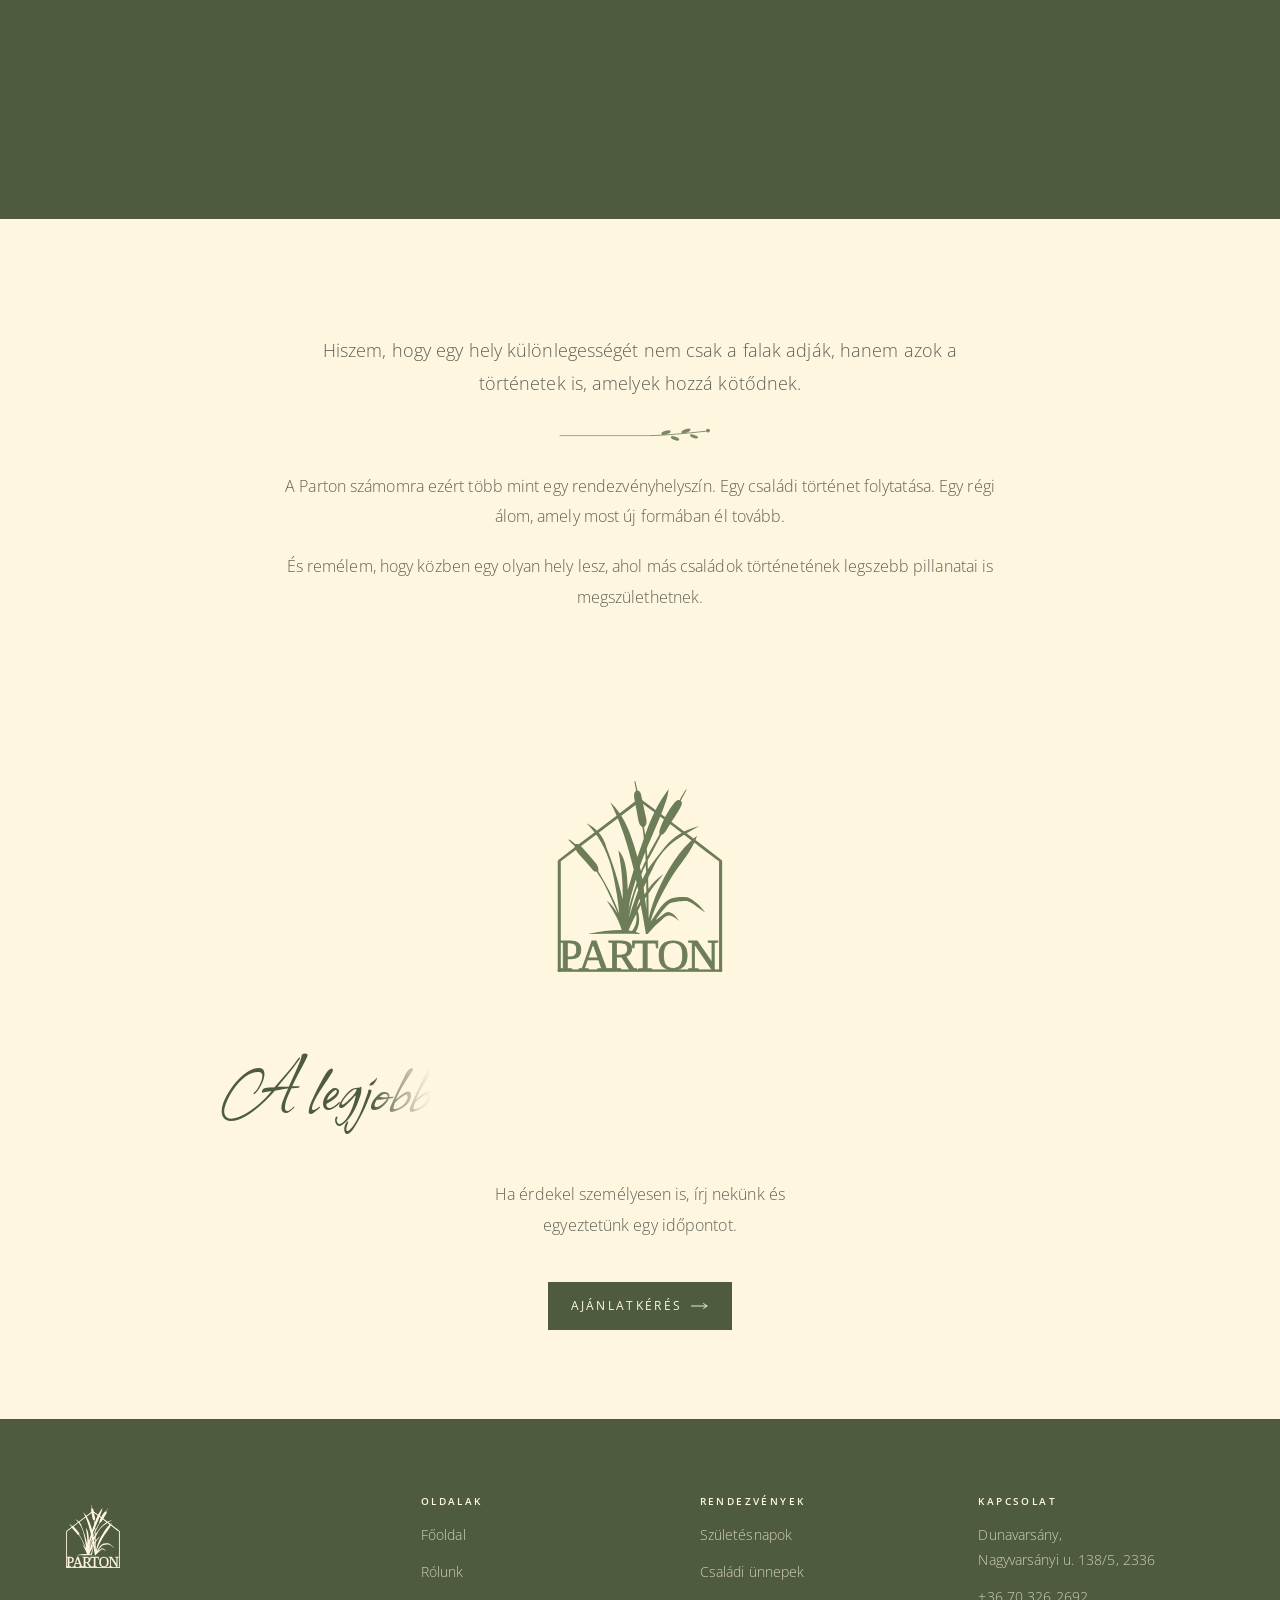
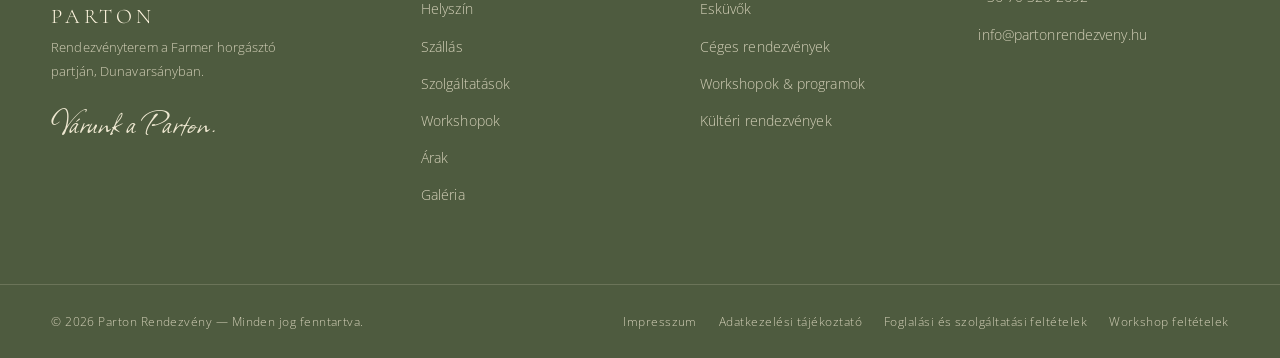
<file: rolunk.html>
<!DOCTYPE html>
<html lang="hu">
<head>
<meta charset="utf-8">
<meta name="viewport" content="width=device-width, initial-scale=1">
<title>Rólunk – Parton Rendezvényterem</title>
<meta name="description" content="A Parton egy családi történet folytatása: horgásztó, egy édesapa álma és egy rendezvényterem a tó partján Dunavarsányban.">
<link rel="canonical" href="https://partonrendezveny.hu/rolunk">
<meta property="og:type" content="article">
<meta property="og:locale" content="hu_HU">
<meta property="og:site_name" content="Parton Rendezvényterem">
<meta property="og:title" content="Rólunk – Egy régi álom a tó partján">
<meta property="og:description" content="A Parton egy családi történet folytatása: egy régi álom, amely most új formában él tovább.">
<meta property="og:image" content="https://partonrendezveny.hu/assets/img/og-parton.jpg">
<meta name="twitter:card" content="summary_large_image">
<link rel="icon" href="favicon.ico" sizes="16x16 32x32 48x48">
<link rel="icon" href="assets/img/favicon.png" type="image/png" sizes="64x64">
<link rel="apple-touch-icon" href="assets/img/apple-touch-icon.png">
<link rel="preconnect" href="https://fonts.googleapis.com">
<link rel="preconnect" href="https://fonts.gstatic.com" crossorigin>
<link href="https://fonts.googleapis.com/css2?family=Allison&family=Cormorant+Garamond:wght@300;400;500;600&family=Open+Sans:wght@300;400;600&display=swap" rel="stylesheet">
<link rel="stylesheet" href="assets/css/style.css">
</head>
<body>
<a class="skip" href="#main">Ugrás a tartalomra</a>

<header class="header">
  <div class="wrap header__inner">
    <a class="brand" href="index.html" aria-label="Parton Rendezvényterem – főoldal">
      <img class="brand__mark" src="assets/svg/logo-zold.svg" alt="" width="200" height="200">
      <span class="brand__text">
        <span class="brand__name">PARTON</span>
        <span class="brand__sub">Rendezvényterem</span>
      </span>
    </a>
    <button class="burger" type="button" aria-expanded="false" aria-controls="nav" aria-label="Menü">
      <span></span><span></span><span></span>
    </button>
    <nav class="nav" id="nav" aria-label="Főmenü">
      <a class="nav__link" href="index.html">Főoldal</a>
      <a class="nav__link" href="rolunk.html" aria-current="page">Rólunk</a>
      <a class="nav__link" href="helyszin.html">Helyszín</a>
      <a class="nav__link" href="szallas.html">Szállás</a>
      <a class="nav__link" href="szolgaltatasok.html">Szolgáltatások</a>
      <a class="nav__link" href="rendezvenyek.html">Rendezvények</a>
      <a class="nav__link" href="workshopok.html">Workshopok</a>
      <a class="nav__link" href="arak.html">Árak</a>
      <a class="nav__link" href="galeria.html">Galéria</a>
      <a class="btn nav__cta" href="kapcsolat.html">Kapcsolat</a>
    </nav>
  </div>
</header>

<main id="main">

  <section class="band band--hero band--hero--media-big">
    <div class="wrap band__inner">
      <div class="band__copy reveal">
        <p class="kicker">Rólunk</p>
        <h1>Egy régi álom a tó partján</h1>
        <img class="divider" src="assets/svg/divider.svg" alt="" width="168" height="22">
        <p class="lede">A Parton története jóval azelőtt kezdődött, hogy az első vendégek megérkeztek volna a rendezvényterembe.</p>
        <p class="pagehero__cta"><a class="btn btn--ghost" href="helyszin.html">Ismerd meg a helyszínt</a></p>
      </div>
      <figure class="band__media band__media--wide reveal" style="--d:140ms">
        <picture>
          <source type="image/webp" srcset="assets/img/rolunk-hero-800.webp 800w, assets/img/rolunk-hero-1200.webp 1200w, assets/img/rolunk-hero-1600.webp 1600w, assets/img/rolunk-hero-2200.webp 2200w" sizes="(max-width: 900px) 100vw, 56vw">
          <img src="assets/img/rolunk-hero-1200.jpg" alt="A Farmer horgásztó partja fűzfákkal és stéggel." width="1200" height="800" fetchpriority="high">
        </picture>
      </figure>
    </div>
  </section>

  <section class="band band--green band--media-left">
    <div class="wrap band__inner">
      <div class="band__copy prose reveal">
        <h2 class="h-block">Ahogy elkezdődött</h2>
        <img class="divider" src="assets/svg/divider-cream.svg" alt="" width="168" height="22">
        <p>A horgásztavat a szüleim, édesanyám és édesapám együtt indították el. Édesapámnak már akkor volt egy álma: szerette volna, ha egyszer a tó partján állna egy hely, ahol esküvőket, családi ünnepeket tarthatnak.</p>
        <p>Ezt az álmát azonban már nem tudta megvalósítani. Korai halála után édesanyám vitte tovább mindazt, amit együtt elkezdtek, és ő építette fel a tó partján a rendezvénytermet. Évtizedeken keresztül gondozta, alakította és üzemeltette a helyet, amely időközben számtalan családi eseménynek, ünneplésnek és közös emléknek adott otthont.</p>
      </div>
      <figure class="band__media band__media--pair reveal" style="--d:140ms">
        <picture>
          <source type="image/webp" srcset="assets/img/rolunk-story-a-600.webp 600w, assets/img/rolunk-story-a-960.webp 960w" sizes="(max-width: 900px) 100vw, 600px">
          <img src="assets/img/rolunk-story-a-800.jpg" alt="Régi felvétel: díjátadás a horgásztó melletti büfénél." width="800" height="533" loading="lazy">
        </picture>
        <picture>
          <source type="image/webp" srcset="assets/img/rolunk-story-b-600.webp 600w, assets/img/rolunk-story-b-960.webp 960w" sizes="(max-width: 900px) 100vw, 600px">
          <img src="assets/img/rolunk-story-b-800.jpg" alt="Régi felvétel: hárman a horgászcsőr előtt a tó partján." width="800" height="533" loading="lazy">
        </picture>
      </figure>
    </div>
  </section>

  <section class="band">
    <div class="wrap band__inner">
      <div class="band__copy prose reveal">
        <h2 class="h-block">Egy újabb fejezet</h2>
        <img class="divider" src="assets/svg/divider.svg" alt="" width="168" height="22">
        <p>Édesanyám átadta nekem a helyet, én pedig szeretném továbbvinni mindazt, amit ők ketten elkezdtek – egy kicsit újragondolva, de megőrizve azt, amiért annak idején megszületett.</p>
        <p class="closer"><strong>Így lett belőle Parton.</strong></p>
      </div>
      <figure class="band__media reveal" style="--d:140ms">
        <picture>
          <source type="image/webp" srcset="assets/img/rolunk-1-800.webp 800w, assets/img/rolunk-1-1200.webp 1200w, assets/img/rolunk-1-1600.webp 1600w, assets/img/rolunk-1-2200.webp 2200w" sizes="(max-width: 900px) 100vw, 46vw">
          <img src="assets/img/rolunk-1-1200.jpg" alt="A Parton rendezvényterme és a tóparti környezet." width="1200" height="800" loading="lazy">
        </picture>
      </figure>
    </div>
  </section>

  <section class="band band--green band--media-left">
    <div class="wrap band__inner">
      <div class="band__copy prose reveal">
        <h2 class="h-block">Amit meg szeretnék őrizni</h2>
        <img class="divider" src="assets/svg/divider-cream.svg" alt="" width="168" height="22">
        <p>A régi gerendák, a természetes fa, a tó közelsége és a körülöttünk lévő természet mind részei annak a hangulatnak, amit szeretnék megőrizni. Kicsit rusztikus, kicsit romantikus, természetközeli és otthonos.</p>
        <p>Itt egy rendezvény lehet elegáns anélkül, hogy merev lenne. Lehet szépen megterített vacsora a teremben, hosszú beszélgetés a vízparton, egy pohár bor a naplementében vagy egyszerűen csak egy nap azokkal, akik igazán fontosak.</p>
      </div>
      <figure class="band__media reveal" style="--d:140ms">
        <picture>
          <source type="image/webp" srcset="assets/img/rolunk-2-800.webp 800w, assets/img/rolunk-2-1200.webp 1200w, assets/img/rolunk-2-1600.webp 1600w, assets/img/rolunk-2-2200.webp 2200w" sizes="(max-width: 900px) 100vw, 46vw">
          <img src="assets/img/rolunk-2-1200.jpg" alt="A természetes anyagok és a tó közelsége a Parton." width="1200" height="800" loading="lazy">
        </picture>
      </figure>
    </div>
  </section>

  <section class="section">
    <div class="wrap wrap--narrow center prose reveal">
      <p class="lede">Hiszem, hogy egy hely különlegességét nem csak a falak adják, hanem azok a történetek is, amelyek hozzá kötődnek.</p>
      <img class="divider" src="assets/svg/divider.svg" alt="" width="132" height="12">
      <p>A Parton számomra ezért több mint egy rendezvényhelyszín. Egy családi történet folytatása. Egy régi álom, amely most új formában él tovább.</p>
      <p>És remélem, hogy közben egy olyan hely lesz, ahol más családok történetének legszebb pillanatai is megszülethetnek.</p>
    </div>
  </section>

  <section class="callout" style="background:var(--cream)">
    <div class="wrap">
      <img src="assets/svg/logo-zold.svg" alt="" width="400" height="400" style="width:clamp(200px,20vw,270px);height:auto;margin:0 auto 26px" loading="lazy">
      <p class="callout__script">A legjobb pillanatok a Parton kezdődnek.</p>
      <p class="callout__text">Ha érdekel személyesen is, írj nekünk és egyeztetünk egy időpontot.</p>
      <a class="btn" href="kapcsolat.html">
        Ajánlatkérés
        <svg class="btn__arrow" viewBox="0 0 18 6" width="18" height="6" aria-hidden="true"><g fill="none" stroke="currentColor" stroke-width=".9" stroke-linecap="round" stroke-linejoin="round"><line x1="0" y1="3" x2="16" y2="3"/><polyline points="12.6,0.6 16,3 12.6,5.4"/></g></svg>
      </a>
    </div>
  </section>

</main>

<footer class="footer">
  <div class="wrap footer__top">
    <div class="footer__brand">
      <img class="footer__mark" src="assets/svg/logo-bezs.svg" alt="" width="200" height="200">
      <div>
        <p class="footer__name">PARTON</p>
        <p class="footer__tag">Rendezvényterem a Farmer horgásztó partján, Dunavarsányban.</p>
      </div>
      <p class="footer__script">Várunk a Parton.</p>
    </div>
    <div>
      <h2 class="footer__title">Oldalak</h2>
      <ul class="footer__list">
        <li><a href="index.html">Főoldal</a></li>
        <li><a href="rolunk.html">Rólunk</a></li>
        <li><a href="helyszin.html">Helyszín</a></li>
        <li><a href="szallas.html">Szállás</a></li>
        <li><a href="szolgaltatasok.html">Szolgáltatások</a></li>
        <li><a href="workshopok.html">Workshopok</a></li>
        <li><a href="arak.html">Árak</a></li>
        <li><a href="galeria.html">Galéria</a></li>
      </ul>
    </div>
    <div>
      <h2 class="footer__title">Rendezvények</h2>
      <ul class="footer__list">
        <li><a href="rendezvenyek.html#szuletesnapok">Születésnapok</a></li>
        <li><a href="rendezvenyek.html#csaladi-unnepek">Családi ünnepek</a></li>
        <li><a href="rendezvenyek.html#eskuvok">Esküvők</a></li>
        <li><a href="rendezvenyek.html#ceges-rendezvenyek">Céges rendezvények</a></li>
        <li><a href="rendezvenyek.html#workshopok">Workshopok &amp; programok</a></li>
        <li><a href="rendezvenyek.html#kulteri-rendezvenyek">Kültéri rendezvények</a></li>
      </ul>
    </div>
    <div>
      <h2 class="footer__title">Kapcsolat</h2>
      <ul class="footer__list">
        <li><a href="https://www.google.com/maps/place/data=!4m2!3m1!1s0x4741ee2c3bc4aee7:0xcd3d67a70ef72999" target="_blank" rel="noopener">Dunavarsány,<br>Nagyvarsányi u. 138/5, 2336</a></li>
        <li><a href="tel:+36703262692">+36 70 326 2692</a></li>
        <li><a href="mailto:info@partonrendezveny.hu">info@partonrendezveny.hu</a></li>
      </ul>
    </div>
  </div>
  <div class="wrap footer__bottom">
    <p style="margin:0">© 2026 Parton Rendezvény — Minden jog fenntartva.</p>
    <div class="footer__legal">
      <a href="impresszum.html">Impresszum</a>
      <a href="adatkezeles.html">Adatkezelési tájékoztató</a>
      <a href="aszf.html">Foglalási és szolgáltatási feltételek</a>
      <a href="workshop-feltetelek.html">Workshop feltételek</a>
    </div>
  </div>
</footer>

<script src="assets/js/main.js" defer></script>
</body>
</html>
</file>
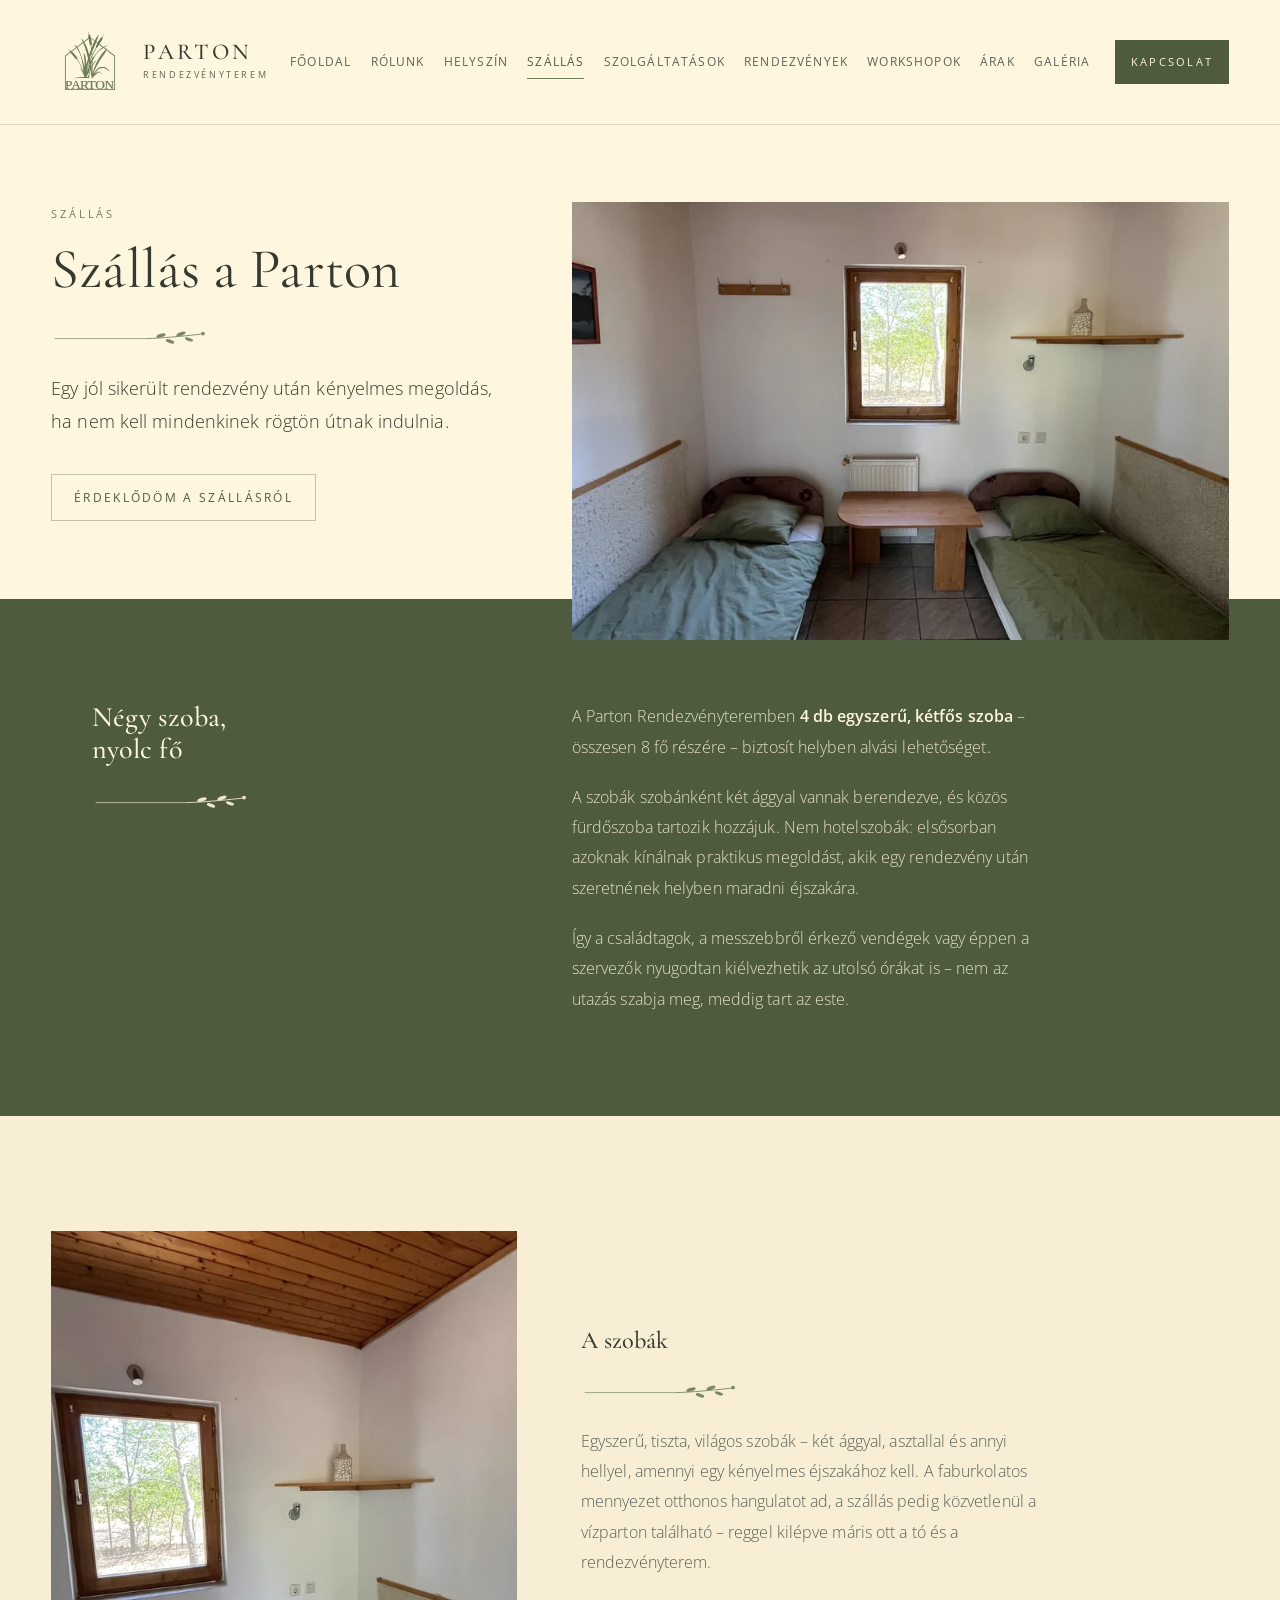
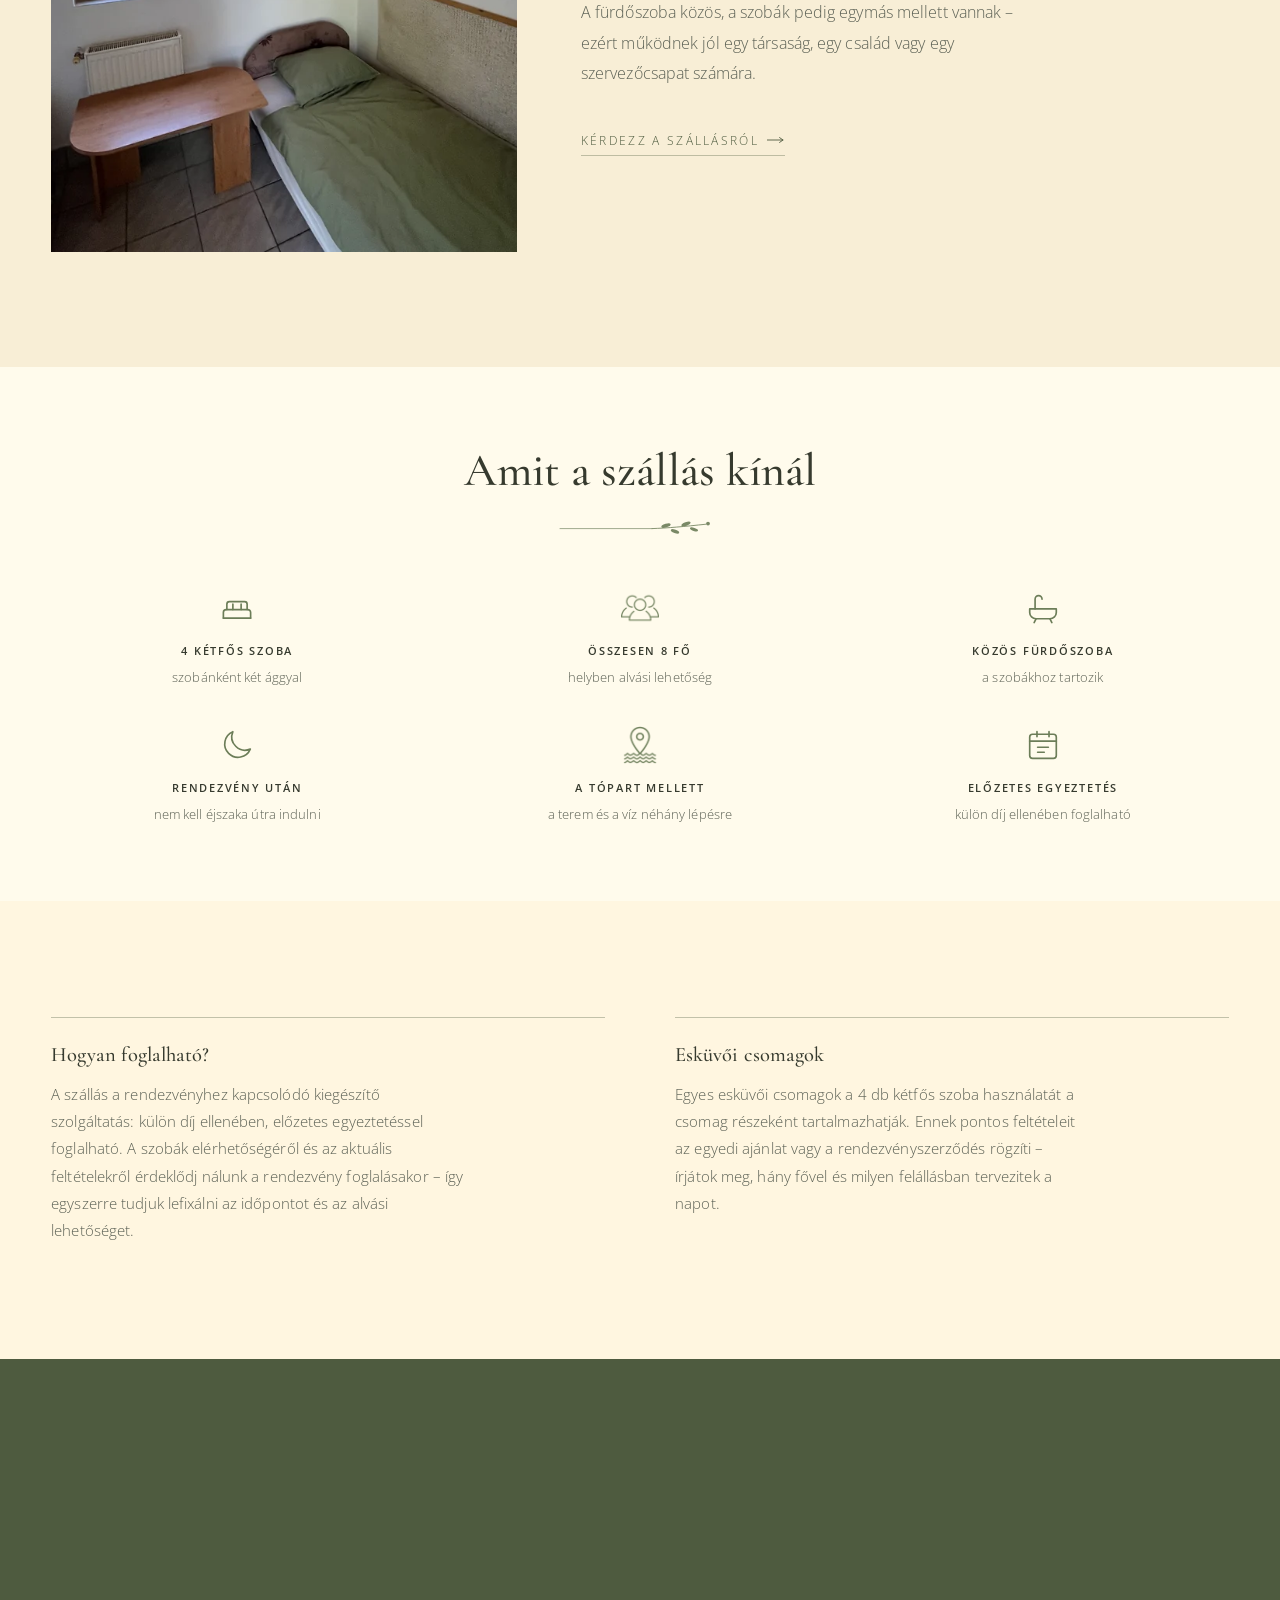
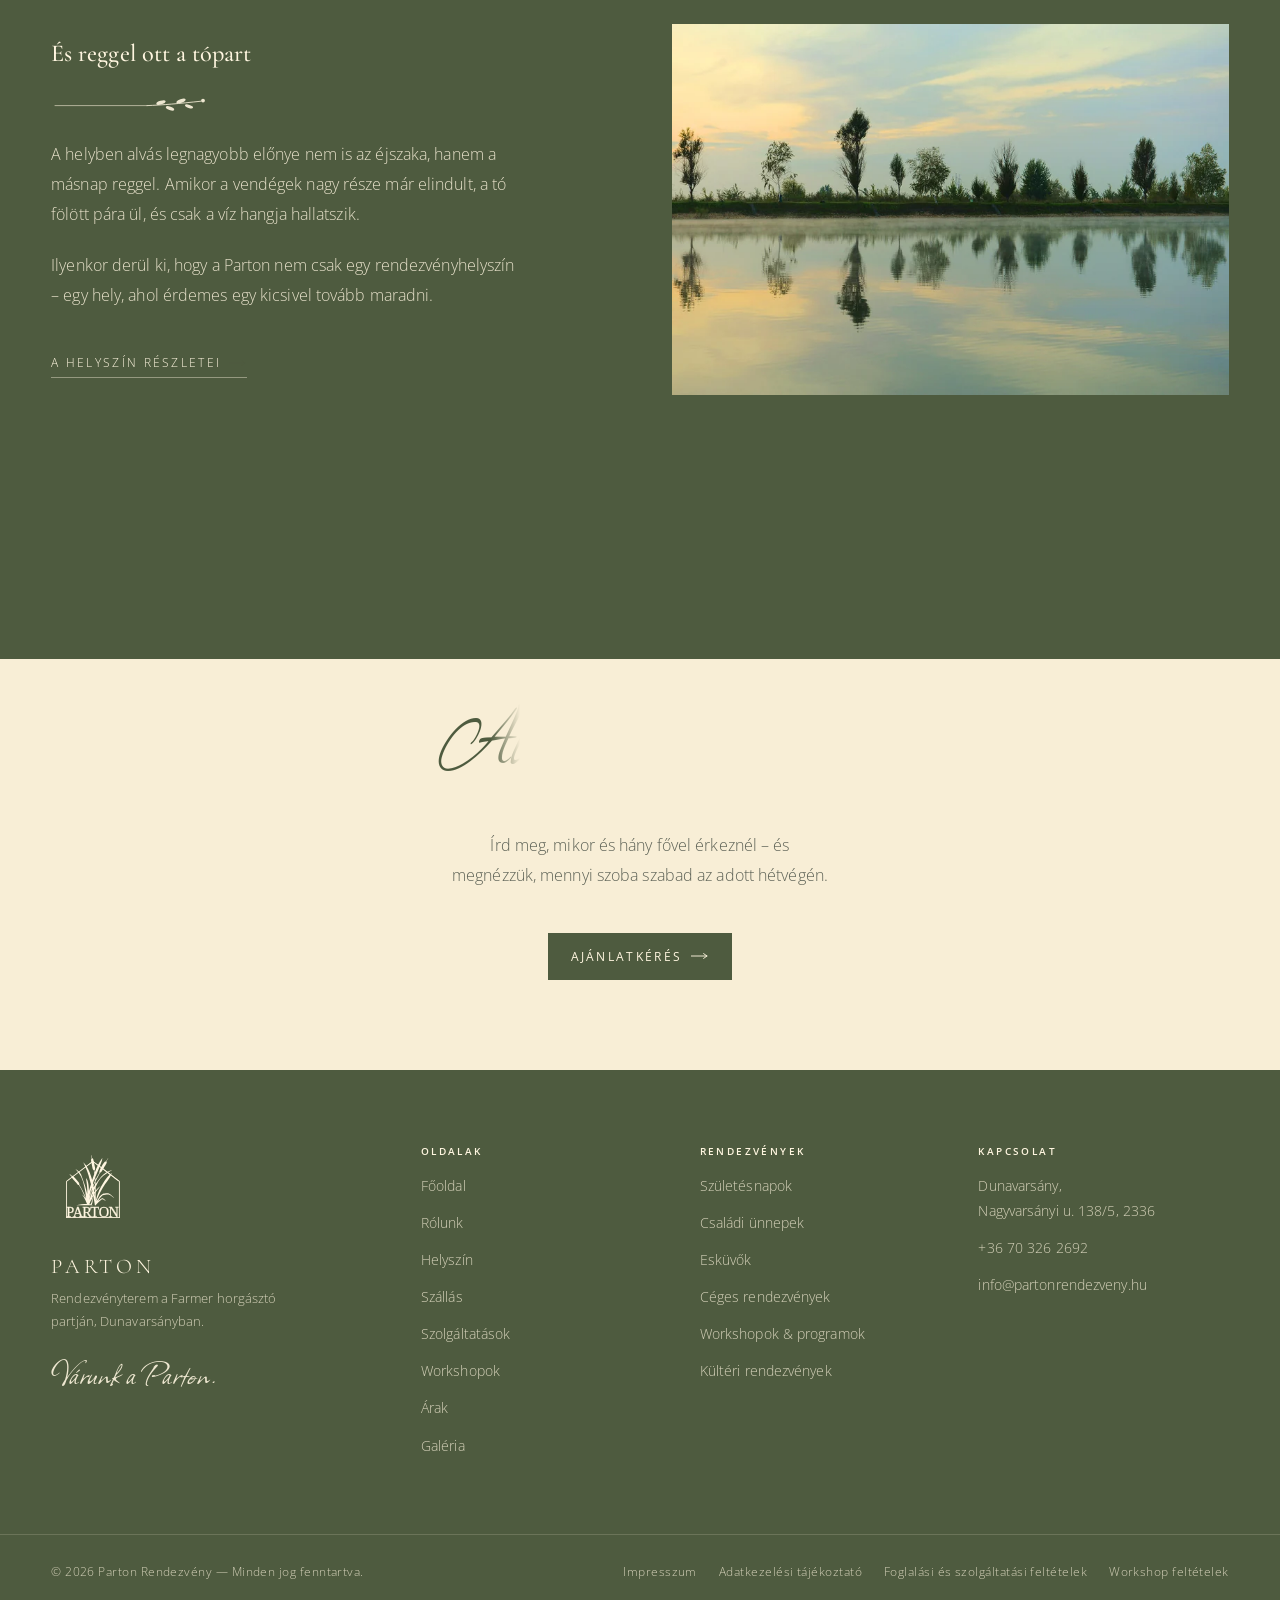
<file: szallas.html>
<!DOCTYPE html>
<html lang="hu">
<head>
<meta charset="utf-8">
<meta name="viewport" content="width=device-width, initial-scale=1">
<title>Szállás – Parton Rendezvényterem</title>
<meta name="description" content="A Parton Rendezvényteremben 4 egyszerű, kétfős szoba, összesen 8 fő részére biztosít helyben alvási lehetőséget. Közös fürdőszoba, külön díj ellenében, előzetes egyeztetéssel foglalható.">
<link rel="canonical" href="https://partonrendezveny.hu/szallas">
<meta property="og:type" content="website">
<meta property="og:locale" content="hu_HU">
<meta property="og:site_name" content="Parton Rendezvényterem">
<meta property="og:title" content="Szállás – Maradjatok még egy kicsit">
<meta property="og:description" content="4 db egyszerű, kétfős szoba, összesen 8 fő részére – hogy a rendezvény után ne kelljen mindenkinek hazaindulnia.">
<meta property="og:image" content="https://partonrendezveny.hu/assets/img/og-parton.jpg">
<meta name="twitter:card" content="summary_large_image">
<link rel="icon" href="favicon.ico" sizes="16x16 32x32 48x48">
<link rel="icon" href="assets/img/favicon.png" type="image/png" sizes="64x64">
<link rel="apple-touch-icon" href="assets/img/apple-touch-icon.png">
<link rel="preconnect" href="https://fonts.googleapis.com">
<link rel="preconnect" href="https://fonts.gstatic.com" crossorigin>
<link href="https://fonts.googleapis.com/css2?family=Allison&family=Cormorant+Garamond:wght@300;400;500;600&family=Open+Sans:wght@300;400;600&display=swap" rel="stylesheet">
<link rel="stylesheet" href="assets/css/style.css">
</head>
<body>
<a class="skip" href="#main">Ugrás a tartalomra</a>

<header class="header">
  <div class="wrap header__inner">
    <a class="brand" href="index.html" aria-label="Parton Rendezvényterem – főoldal">
      <img class="brand__mark" src="assets/svg/logo-zold.svg" alt="" width="200" height="200">
      <span class="brand__text">
        <span class="brand__name">PARTON</span>
        <span class="brand__sub">Rendezvényterem</span>
      </span>
    </a>
    <button class="burger" type="button" aria-expanded="false" aria-controls="nav" aria-label="Menü">
      <span></span><span></span><span></span>
    </button>
    <nav class="nav" id="nav" aria-label="Főmenü">
      <a class="nav__link" href="index.html">Főoldal</a>
      <a class="nav__link" href="rolunk.html">Rólunk</a>
      <a class="nav__link" href="helyszin.html">Helyszín</a>
      <a class="nav__link" href="szallas.html" aria-current="page">Szállás</a>
      <a class="nav__link" href="szolgaltatasok.html">Szolgáltatások</a>
      <a class="nav__link" href="rendezvenyek.html">Rendezvények</a>
      <a class="nav__link" href="workshopok.html">Workshopok</a>
      <a class="nav__link" href="arak.html">Árak</a>
      <a class="nav__link" href="galeria.html">Galéria</a>
      <a class="btn nav__cta" href="kapcsolat.html">Kapcsolat</a>
    </nav>
  </div>
</header>

<main id="main">

  <section class="band band--hero band--hero--media-big">
    <div class="wrap band__inner">
      <div class="band__copy reveal">
        <p class="kicker">Szállás</p>
        <h1>Szállás a Parton</h1>
        <img class="divider" src="assets/svg/divider.svg" alt="" width="168" height="22">
        <p class="lede">Egy jól sikerült rendezvény után kényelmes megoldás, ha nem kell mindenkinek rögtön útnak indulnia.</p>
        <p class="pagehero__cta"><a class="btn btn--ghost" href="kapcsolat.html">Érdeklődöm a szállásról</a></p>
      </div>
      <figure class="band__media band__media--wide band__media--crop-bottom reveal" style="--d:140ms">
        <picture>
          <source type="image/webp" srcset="assets/img/szallas-hero-800.webp 800w, assets/img/szallas-hero-1200.webp 1200w, assets/img/szallas-hero-1600.webp 1600w, assets/img/szallas-hero-2200.webp 2200w" sizes="(max-width: 900px) 100vw, 56vw">
          <img src="assets/img/szallas-hero-1200.jpg" alt="Kétfős szoba két ággyal, faburkolatos mennyezettel és kis asztallal az ablak alatt." width="1200" height="900" fetchpriority="high">
        </picture>
      </figure>
    </div>
  </section>

  <section class="band band--green band--text">
    <div class="wrap band__inner">
      <div class="band__copy band__copy--head reveal">
        <h2 class="h-block">Négy szoba, nyolc fő</h2>
        <img class="divider" src="assets/svg/divider-cream.svg" alt="" width="168" height="22">
      </div>
      <div class="band__copy prose reveal" style="--d:120ms">
        <p>A Parton Rendezvényteremben <strong>4 db egyszerű, kétfős szoba</strong> – összesen 8 fő részére – biztosít helyben alvási lehetőséget.</p>
        <p>A szobák szobánként két ággyal vannak berendezve, és közös fürdőszoba tartozik hozzájuk. Nem hotelszobák: elsősorban azoknak kínálnak praktikus megoldást, akik egy rendezvény után szeretnének helyben maradni éjszakára.</p>
        <p>Így a családtagok, a messzebbről érkező vendégek vagy éppen a szervezők nyugodtan kiélvezhetik az utolsó órákat is – nem az utazás szabja meg, meddig tart az este.</p>
      </div>
    </div>
  </section>

  <section class="section section--dim">
    <div class="wrap split split--text-right">
      <div class="split__copy prose reveal">
        <h2 class="h-block">A szobák</h2>
        <img class="divider" src="assets/svg/divider.svg" alt="" width="132" height="12">
        <p>Egyszerű, tiszta, világos szobák – két ággyal, asztallal és annyi hellyel, amennyi egy kényelmes éjszakához kell. A faburkolatos mennyezet otthonos hangulatot ad, a szállás pedig közvetlenül a vízparton található – reggel kilépve máris ott a tó és a rendezvényterem.</p>
        <p>A fürdőszoba közös, a szobák pedig egymás mellett vannak – ezért működnek jól egy társaság, egy család vagy egy szervezőcsapat számára.</p>
        <p style="margin-top:2.2em"><a class="textlink" href="kapcsolat.html">Kérdezz a szállásról <img src="assets/svg/arrow.svg" alt="" width="18" height="6"></a></p>
      </div>
      <div class="split__media frame frame--tall reveal" style="--d:140ms">
        <picture>
          <source type="image/webp" srcset="assets/img/szallas-szoba-600.webp 600w, assets/img/szallas-szoba-900.webp 900w, assets/img/szallas-szoba-1200.webp 1200w, assets/img/szallas-szoba-1600.webp 1600w" sizes="(max-width: 900px) 100vw, 44vw">
          <img src="assets/img/szallas-szoba-900.jpg" alt="Ágy az erdőre néző ablak mellett, fölötte kis polccal." width="900" height="1200" loading="lazy">
        </picture>
      </div>
    </div>
  </section>

  <section class="section section--tight section--paper">
    <div class="wrap">
      <div class="center reveal" style="max-width:620px;margin-inline:auto;margin-bottom:clamp(34px,4vw,54px)">
        <h2 class="h-section">Amit a szállás kínál</h2>
        <img class="divider" src="assets/svg/divider.svg" alt="" width="168" height="22">
      </div>

      <div class="offers offers--3 reveal" style="--d:100ms">
        <div class="offer">
          <svg viewBox="0 0 24 24" aria-hidden="true"><g fill="none" stroke="#6c7d58" stroke-width="1.05" stroke-linecap="round" stroke-linejoin="round"><path d="M3.4 18.4v-3.6a1.8 1.8 0 0 1 1.8-1.8h13.6a1.8 1.8 0 0 1 1.8 1.8v3.6"/><path d="M3.4 18.4h17.2"/><path d="M5.6 13v-3.4a1.6 1.6 0 0 1 1.6-1.6h9.6a1.6 1.6 0 0 1 1.6 1.6V13"/><path d="M9.4 13V9.6M14.6 13V9.6"/></g></svg>
          <p class="offer__label">4 kétfős szoba</p>
          <p class="offer__note">szobánként két ággyal</p>
        </div>

        <div class="offer">
          <img src="assets/img/ikon-vendegek.png" alt="" width="96" height="96" loading="lazy">
          <p class="offer__label">Összesen 8 fő</p>
          <p class="offer__note">helyben alvási lehetőség</p>
        </div>

        <div class="offer">
          <svg viewBox="0 0 24 24" aria-hidden="true"><g fill="none" stroke="#6c7d58" stroke-width="1.05" stroke-linecap="round" stroke-linejoin="round"><path d="M3.6 12.6h16.8v2.2a4 4 0 0 1-4 4H7.6a4 4 0 0 1-4-4v-2.2Z"/><path d="M7 12.6V6.4a2.2 2.2 0 0 1 2.2-2.2c1.2 0 2.2 1 2.2 2.2"/><path d="M6.4 21.2 7.6 18.8M17.6 21.2 16.4 18.8"/></g></svg>
          <p class="offer__label">Közös fürdőszoba</p>
          <p class="offer__note">a szobákhoz tartozik</p>
        </div>

        <div class="offer">
          <svg viewBox="0 0 24 24" aria-hidden="true"><g fill="none" stroke="#6c7d58" stroke-width="1.05" stroke-linecap="round" stroke-linejoin="round"><path d="M20.4 14.6a8.4 8.4 0 0 1-11-11 8.4 8.4 0 1 0 11 11Z"/></g></svg>
          <p class="offer__label">Rendezvény után</p>
          <p class="offer__note">nem kell éjszaka útra indulni</p>
        </div>

        <div class="offer">
          <img src="assets/img/ikon-vizpart.png" alt="" width="96" height="96" loading="lazy">
          <p class="offer__label">A tópart mellett</p>
          <p class="offer__note">a terem és a víz néhány lépésre</p>
        </div>

        <div class="offer">
          <svg viewBox="0 0 24 24" aria-hidden="true"><g fill="none" stroke="#6c7d58" stroke-width="1.05" stroke-linecap="round" stroke-linejoin="round"><rect x="3.6" y="5.2" width="16.8" height="15.2" rx="1.8"/><path d="M3.6 9.6h16.8"/><path d="M8.2 3.6v3.2M15.8 3.6v3.2"/><path d="M8.6 13.4h6.8M8.6 16.6h4.2"/></g></svg>
          <p class="offer__label">Előzetes egyeztetés</p>
          <p class="offer__note">külön díj ellenében foglalható</p>
        </div>
      </div>
    </div>
  </section>

  <section class="section">
    <div class="wrap">
      <div class="notes reveal">
        <div class="note">
          <h3>Hogyan foglalható?</h3>
          <p>A szállás a rendezvényhez kapcsolódó kiegészítő szolgáltatás: külön díj ellenében, előzetes egyeztetéssel foglalható. A szobák elérhetőségéről és az aktuális feltételekről érdeklődj nálunk a rendezvény foglalásakor – így egyszerre tudjuk lefixálni az időpontot és az alvási lehetőséget.</p>
        </div>
        <div class="note">
          <h3>Esküvői csomagok</h3>
          <p>Egyes esküvői csomagok a 4 db kétfős szoba használatát a csomag részeként tartalmazhatják. Ennek pontos feltételeit az egyedi ajánlat vagy a rendezvényszerződés rögzíti – írjátok meg, hány fővel és milyen felállásban tervezitek a napot.</p>
        </div>
      </div>
    </div>
  </section>

  <section class="band band--green">
    <div class="wrap band__inner">
      <div class="band__copy prose reveal">
        <h2 class="h-block">És reggel ott a tópart</h2>
        <img class="divider" src="assets/svg/divider-cream.svg" alt="" width="168" height="22">
        <p>A helyben alvás legnagyobb előnye nem is az éjszaka, hanem a másnap reggel. Amikor a vendégek nagy része már elindult, a tó fölött pára ül, és csak a víz hangja hallatszik.</p>
        <p>Ilyenkor derül ki, hogy a Parton nem csak egy rendezvényhelyszín – egy hely, ahol érdemes egy kicsivel tovább maradni.</p>
        <p style="margin-top:2.2em"><a class="textlink" href="helyszin.html">A helyszín részletei <img src="assets/svg/arrow.svg" alt="" width="18" height="6"></a></p>
      </div>
      <figure class="band__media reveal" style="--d:140ms">
        <picture>
          <source type="image/webp" srcset="assets/img/szallas-3-800.webp 800w, assets/img/szallas-3-1200.webp 1200w, assets/img/szallas-3-1600.webp 1600w, assets/img/szallas-3-2200.webp 2200w" sizes="(max-width: 900px) 100vw, 46vw">
          <img src="assets/img/szallas-3-1200.jpg" alt="Hajnali pára a tó fölött, a túlparti fák tükörképével." width="1200" height="800" loading="lazy">
        </picture>
      </figure>
    </div>
  </section>

  <section class="callout">
    <div class="wrap">
      <p class="callout__script">Aludjatok rá egyet.</p>
      <p class="callout__text">Írd meg, mikor és hány fővel érkeznél – és megnézzük, mennyi szoba szabad az adott hétvégén.</p>
      <a class="btn" href="kapcsolat.html">
        Ajánlatkérés
        <svg class="btn__arrow" viewBox="0 0 18 6" width="18" height="6" aria-hidden="true"><g fill="none" stroke="currentColor" stroke-width=".9" stroke-linecap="round" stroke-linejoin="round"><line x1="0" y1="3" x2="16" y2="3"/><polyline points="12.6,0.6 16,3 12.6,5.4"/></g></svg>
      </a>
    </div>
  </section>

</main>

<footer class="footer">
  <div class="wrap footer__top">
    <div class="footer__brand">
      <img class="footer__mark" src="assets/svg/logo-bezs.svg" alt="" width="200" height="200">
      <div>
        <p class="footer__name">PARTON</p>
        <p class="footer__tag">Rendezvényterem a Farmer horgásztó partján, Dunavarsányban.</p>
      </div>
      <p class="footer__script">Várunk a Parton.</p>
    </div>
    <div>
      <h2 class="footer__title">Oldalak</h2>
      <ul class="footer__list">
        <li><a href="index.html">Főoldal</a></li>
        <li><a href="rolunk.html">Rólunk</a></li>
        <li><a href="helyszin.html">Helyszín</a></li>
        <li><a href="szallas.html">Szállás</a></li>
        <li><a href="szolgaltatasok.html">Szolgáltatások</a></li>
        <li><a href="workshopok.html">Workshopok</a></li>
        <li><a href="arak.html">Árak</a></li>
        <li><a href="galeria.html">Galéria</a></li>
      </ul>
    </div>
    <div>
      <h2 class="footer__title">Rendezvények</h2>
      <ul class="footer__list">
        <li><a href="rendezvenyek.html#szuletesnapok">Születésnapok</a></li>
        <li><a href="rendezvenyek.html#csaladi-unnepek">Családi ünnepek</a></li>
        <li><a href="rendezvenyek.html#eskuvok">Esküvők</a></li>
        <li><a href="rendezvenyek.html#ceges-rendezvenyek">Céges rendezvények</a></li>
        <li><a href="rendezvenyek.html#workshopok">Workshopok &amp; programok</a></li>
        <li><a href="rendezvenyek.html#kulteri-rendezvenyek">Kültéri rendezvények</a></li>
      </ul>
    </div>
    <div>
      <h2 class="footer__title">Kapcsolat</h2>
      <ul class="footer__list">
        <li><a href="https://www.google.com/maps/place/data=!4m2!3m1!1s0x4741ee2c3bc4aee7:0xcd3d67a70ef72999" target="_blank" rel="noopener">Dunavarsány,<br>Nagyvarsányi u. 138/5, 2336</a></li>
        <li><a href="tel:+36703262692">+36 70 326 2692</a></li>
        <li><a href="mailto:info@partonrendezveny.hu">info@partonrendezveny.hu</a></li>
      </ul>
    </div>
  </div>
  <div class="wrap footer__bottom">
    <p style="margin:0">© 2026 Parton Rendezvény — Minden jog fenntartva.</p>
    <div class="footer__legal">
      <a href="impresszum.html">Impresszum</a>
      <a href="adatkezeles.html">Adatkezelési tájékoztató</a>
      <a href="aszf.html">Foglalási és szolgáltatási feltételek</a>
      <a href="workshop-feltetelek.html">Workshop feltételek</a>
    </div>
  </div>
</footer>

<script src="assets/js/main.js" defer></script>
</body>
</html>
</file>
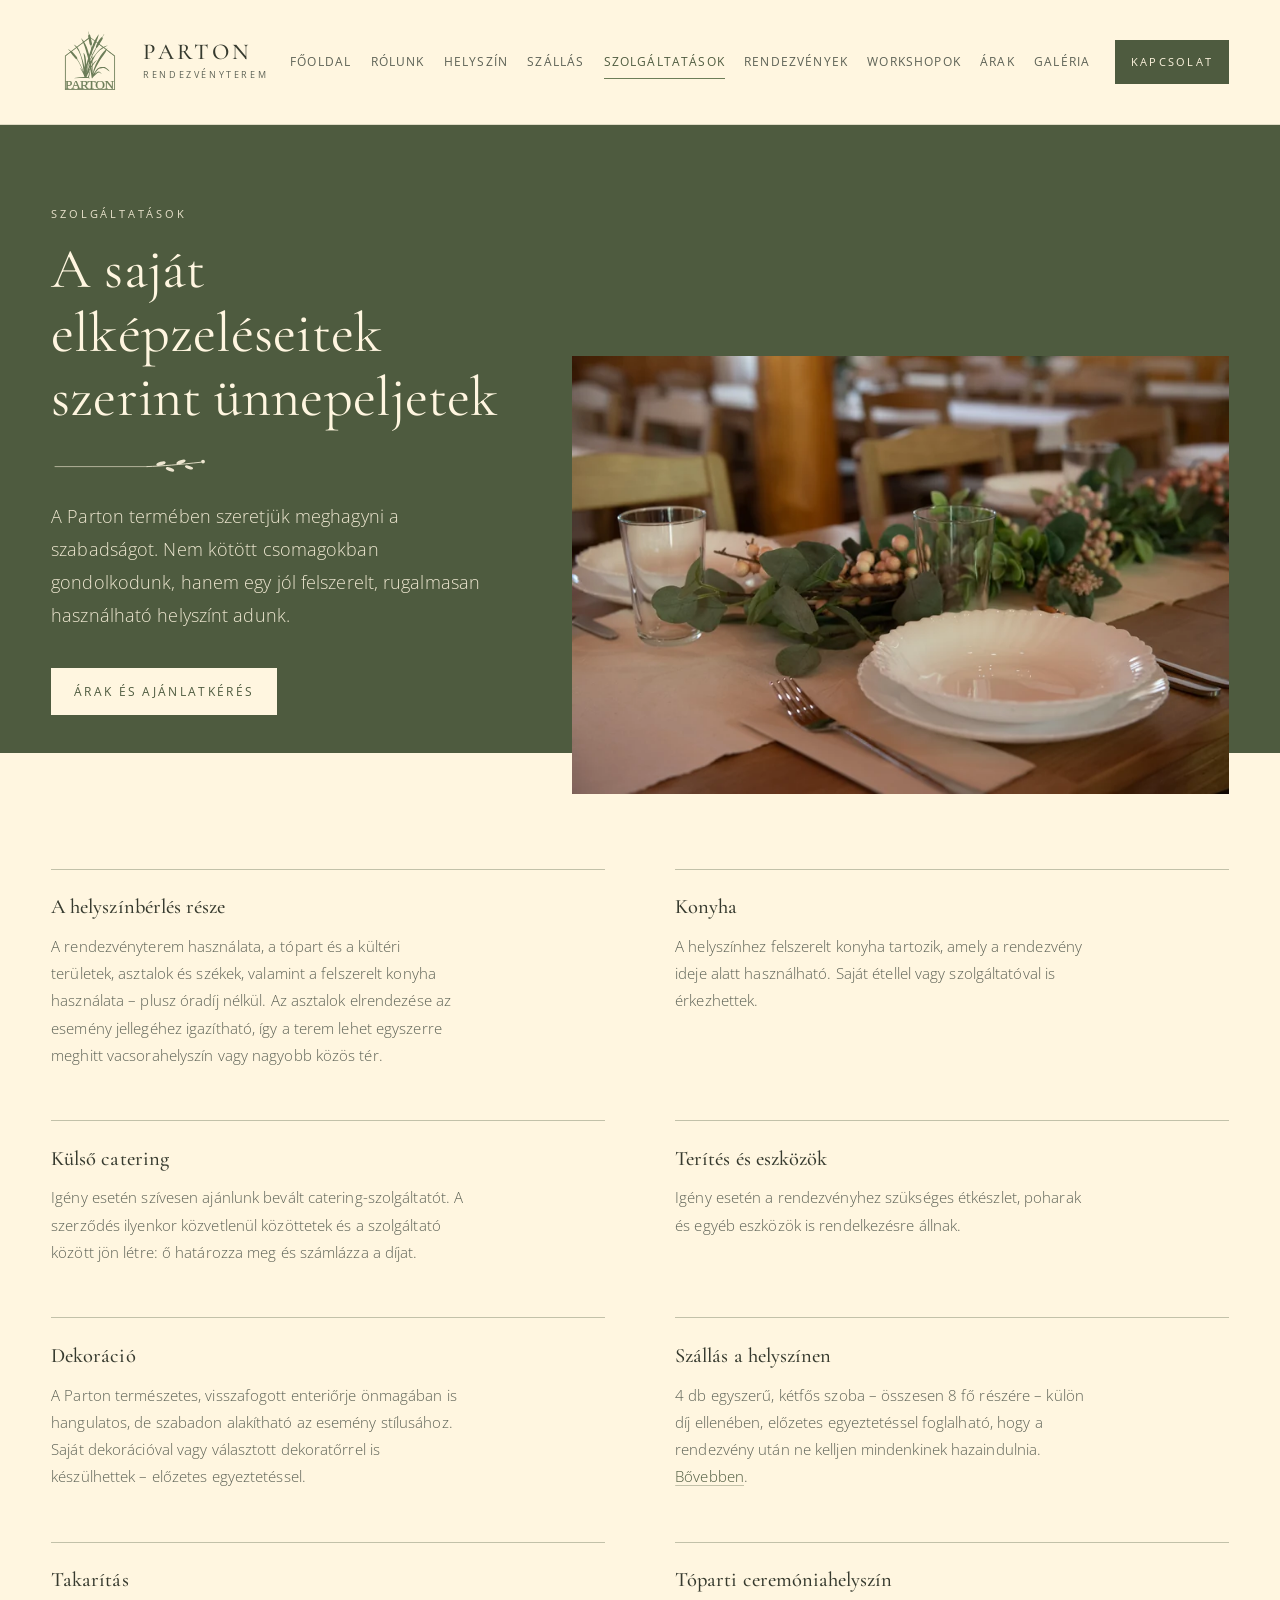
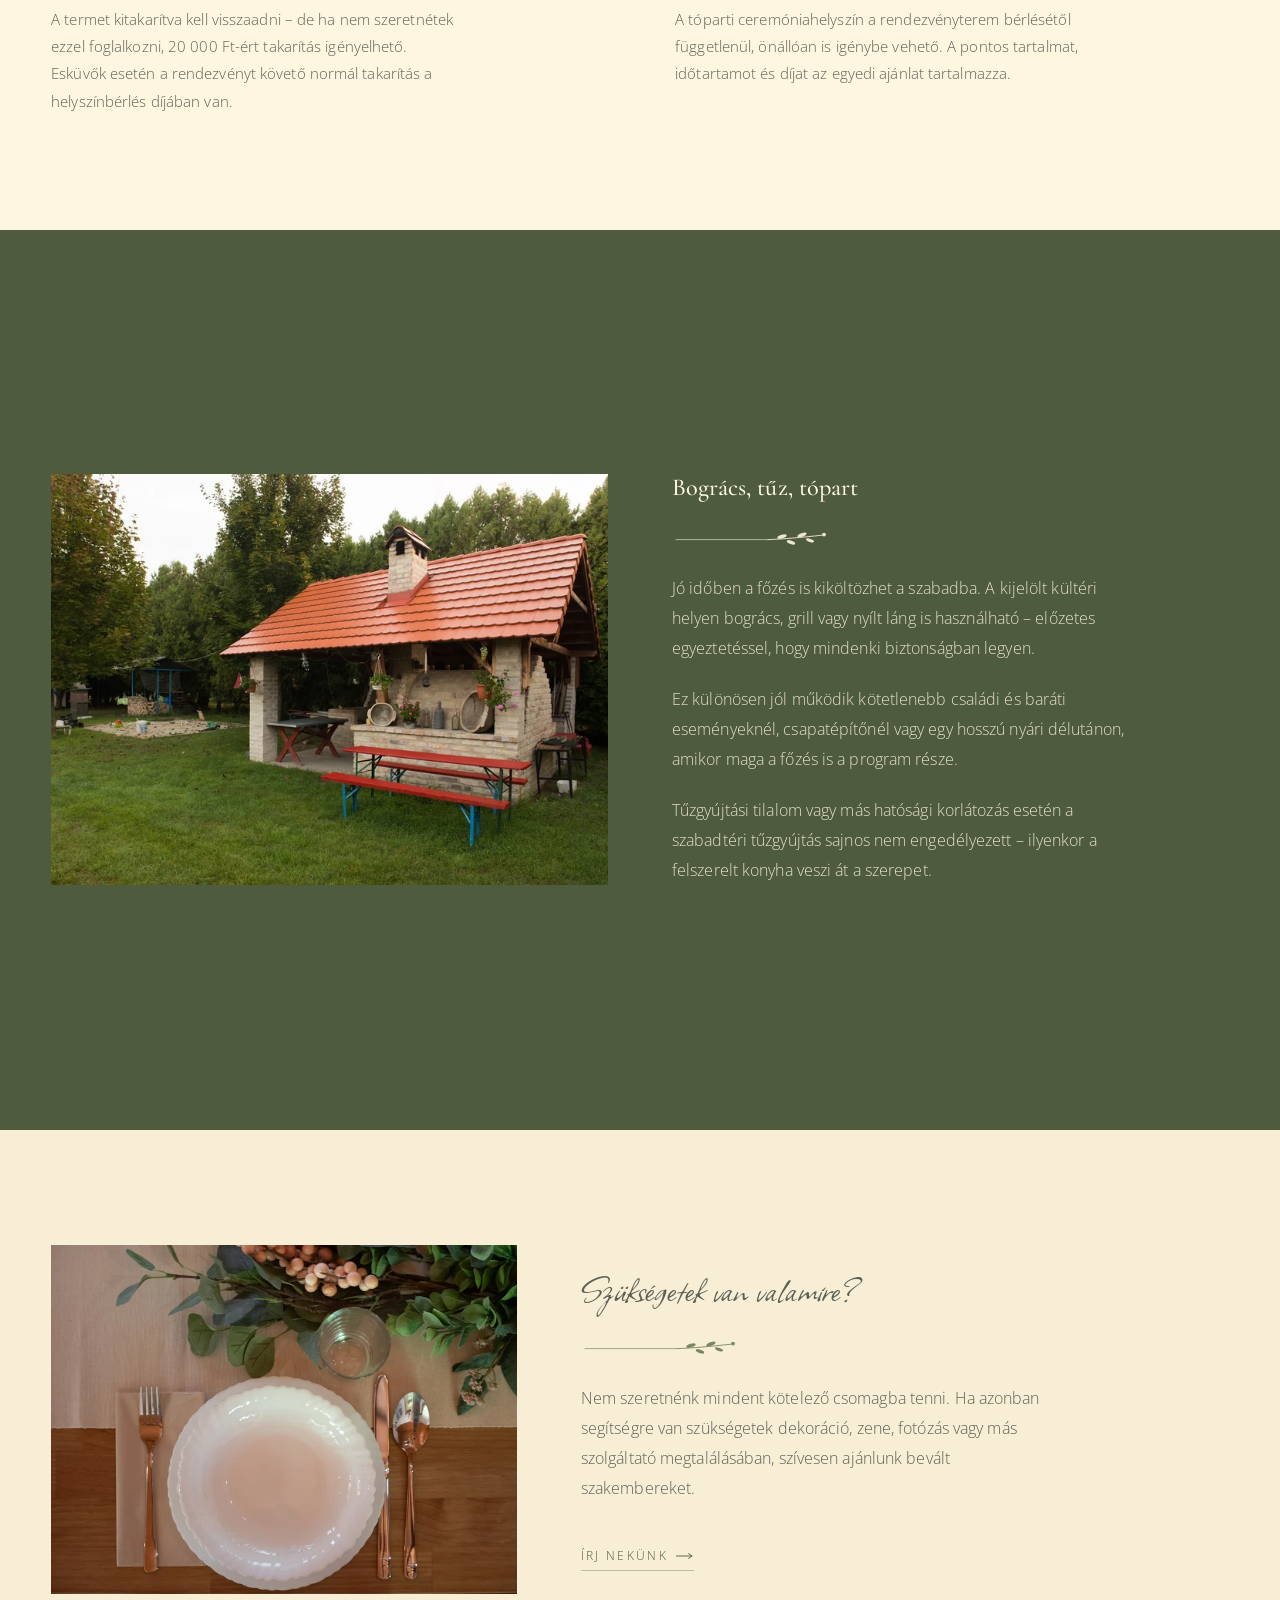
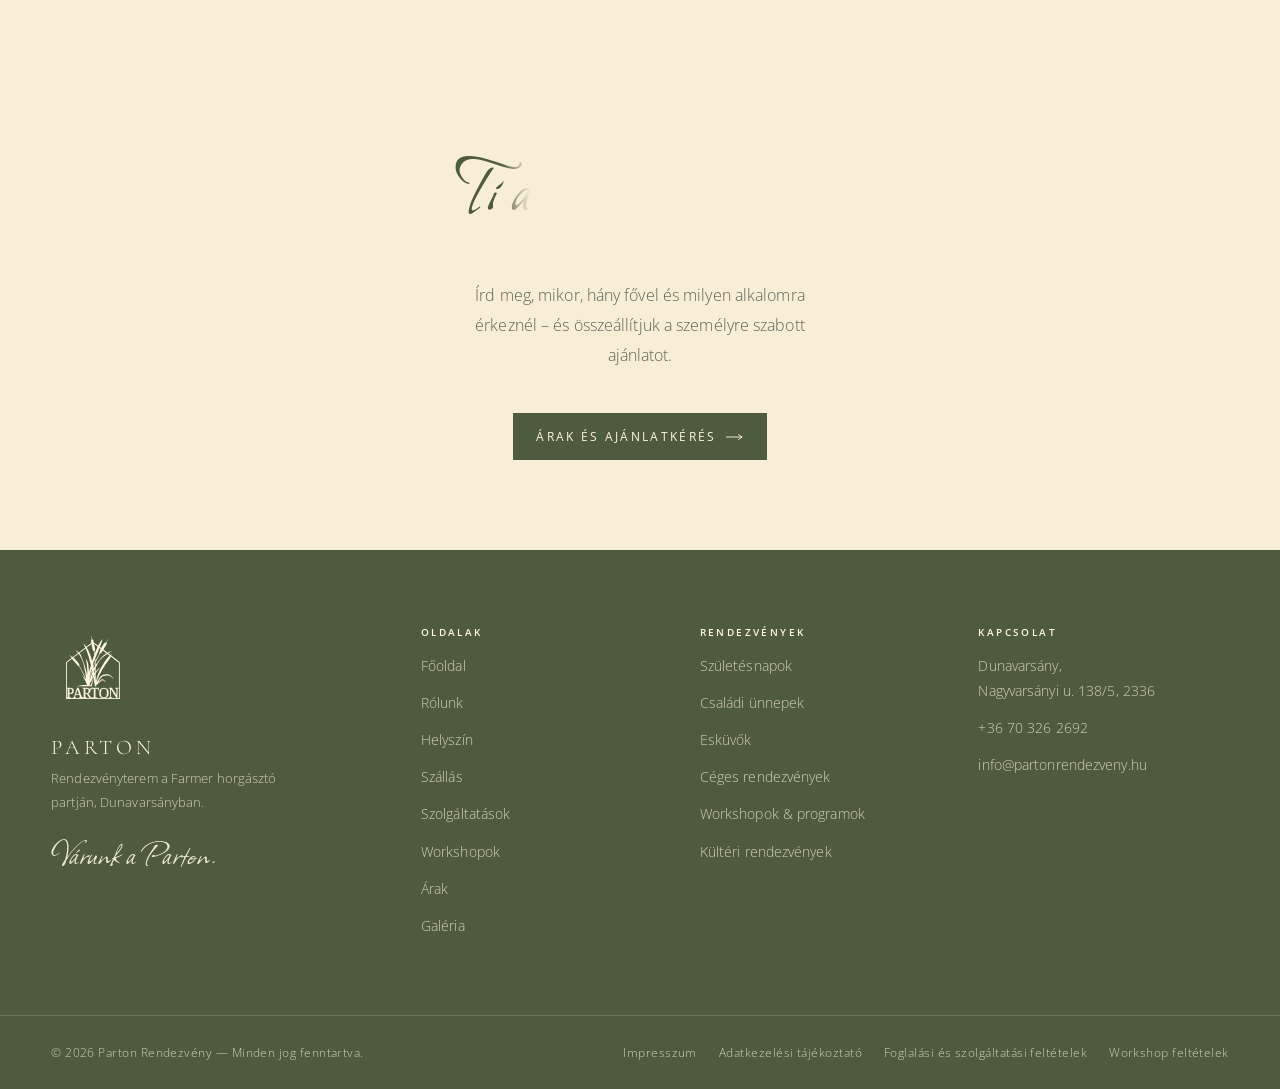
<file: szolgaltatasok.html>
<!DOCTYPE html>
<html lang="hu">
<head>
<meta charset="utf-8">
<meta name="viewport" content="width=device-width, initial-scale=1">
<title>Szolgáltatások – Parton Rendezvényterem</title>
<meta name="description" content="Nem kötött csomagok: a Parton egy jól felszerelt, rugalmasan használható helyszínt ad. Helyszínbérlés, felszerelt konyha, étkészlet és szabad dekoráció.">
<link rel="canonical" href="https://partonrendezveny.hu/szolgaltatasok">
<meta property="og:type" content="website">
<meta property="og:locale" content="hu_HU">
<meta property="og:site_name" content="Parton Rendezvényterem">
<meta property="og:title" content="Szolgáltatások – Parton Rendezvényterem">
<meta property="og:description" content="Jól felszerelt, rugalmasan használható helyszín, kötött csomagok nélkül.">
<meta property="og:image" content="https://partonrendezveny.hu/assets/img/og-parton.jpg">
<meta name="twitter:card" content="summary_large_image">
<link rel="icon" href="favicon.ico" sizes="16x16 32x32 48x48">
<link rel="icon" href="assets/img/favicon.png" type="image/png" sizes="64x64">
<link rel="apple-touch-icon" href="assets/img/apple-touch-icon.png">
<link rel="preconnect" href="https://fonts.googleapis.com">
<link rel="preconnect" href="https://fonts.gstatic.com" crossorigin>
<link href="https://fonts.googleapis.com/css2?family=Allison&family=Cormorant+Garamond:wght@300;400;500;600&family=Open+Sans:wght@300;400;600&display=swap" rel="stylesheet">
<link rel="stylesheet" href="assets/css/style.css">
</head>
<body>
<a class="skip" href="#main">Ugrás a tartalomra</a>

<header class="header">
  <div class="wrap header__inner">
    <a class="brand" href="index.html" aria-label="Parton Rendezvényterem – főoldal">
      <img class="brand__mark" src="assets/svg/logo-zold.svg" alt="" width="200" height="200">
      <span class="brand__text">
        <span class="brand__name">PARTON</span>
        <span class="brand__sub">Rendezvényterem</span>
      </span>
    </a>
    <button class="burger" type="button" aria-expanded="false" aria-controls="nav" aria-label="Menü">
      <span></span><span></span><span></span>
    </button>
    <nav class="nav" id="nav" aria-label="Főmenü">
      <a class="nav__link" href="index.html">Főoldal</a>
      <a class="nav__link" href="rolunk.html">Rólunk</a>
      <a class="nav__link" href="helyszin.html">Helyszín</a>
      <a class="nav__link" href="szallas.html">Szállás</a>
      <a class="nav__link" href="szolgaltatasok.html" aria-current="page">Szolgáltatások</a>
      <a class="nav__link" href="rendezvenyek.html">Rendezvények</a>
      <a class="nav__link" href="workshopok.html">Workshopok</a>
      <a class="nav__link" href="arak.html">Árak</a>
      <a class="nav__link" href="galeria.html">Galéria</a>
      <a class="btn nav__cta" href="kapcsolat.html">Kapcsolat</a>
    </nav>
  </div>
</header>

<main id="main">

  <section class="band band--hero band--hero--green band--hero--media-big">
    <div class="wrap band__inner">
      <div class="band__copy reveal">
        <p class="kicker">Szolgáltatások</p>
        <h1>A saját elképzeléseitek szerint ünnepeljetek</h1>
        <img class="divider" src="assets/svg/divider-cream.svg" alt="" width="168" height="22">
        <p class="lede">A Parton termében szeretjük meghagyni a szabadságot. Nem kötött csomagokban gondolkodunk, hanem egy jól felszerelt, rugalmasan használható helyszínt adunk.</p>
        <p class="pagehero__cta"><a class="btn btn--light" href="arak.html">Árak és ajánlatkérés</a></p>
      </div>
      <figure class="band__media band__media--wide reveal" style="--d:140ms">
        <picture>
          <source type="image/webp" srcset="assets/img/szolg-hero-800.webp 800w, assets/img/szolg-hero-1200.webp 1200w, assets/img/szolg-hero-1600.webp 1600w, assets/img/szolg-hero-2200.webp 2200w" sizes="(max-width: 900px) 100vw, 56vw">
          <img src="assets/img/szolg-hero-1200.jpg" alt="Megterített asztal a Parton termében." width="1200" height="800" fetchpriority="high">
        </picture>
      </figure>
    </div>
  </section>

  <section class="section">
    <div class="wrap">
      <div class="notes reveal">
        <div class="note">
          <h3>A helyszínbérlés része</h3>
          <p>A rendezvényterem használata, a tópart és a kültéri területek, asztalok és székek, valamint a felszerelt konyha használata – plusz óradíj nélkül. Az asztalok elrendezése az esemény jellegéhez igazítható, így a terem lehet egyszerre meghitt vacsorahelyszín vagy nagyobb közös tér.</p>
        </div>
        <div class="note">
          <h3>Konyha</h3>
          <p>A helyszínhez felszerelt konyha tartozik, amely a rendezvény ideje alatt használható. Saját étellel vagy szolgáltatóval is érkezhettek.</p>
        </div>
        <div class="note">
          <h3>Külső catering</h3>
          <p>Igény esetén szívesen ajánlunk bevált catering-szolgáltatót. A szerződés ilyenkor közvetlenül közöttetek és a szolgáltató között jön létre: ő határozza meg és számlázza a díjat.</p>
        </div>
        <div class="note">
          <h3>Terítés és eszközök</h3>
          <p>Igény esetén a rendezvényhez szükséges étkészlet, poharak és egyéb eszközök is rendelkezésre állnak.</p>
        </div>
        <div class="note">
          <h3>Dekoráció</h3>
          <p>A Parton természetes, visszafogott enteriőrje önmagában is hangulatos, de szabadon alakítható az esemény stílusához. Saját dekorációval vagy választott dekoratőrrel is készülhettek – előzetes egyeztetéssel.</p>
        </div>
        <div class="note">
          <h3>Szállás a helyszínen</h3>
          <p>4 db egyszerű, kétfős szoba – összesen 8 fő részére – külön díj ellenében, előzetes egyeztetéssel foglalható, hogy a rendezvény után ne kelljen mindenkinek hazaindulnia. <a href="szallas.html">Bővebben</a>.</p>
        </div>
        <div class="note">
          <h3>Takarítás</h3>
          <p>A termet kitakarítva kell visszaadni – de ha nem szeretnétek ezzel foglalkozni, 20 000 Ft-ért takarítás igényelhető. Esküvők esetén a rendezvényt követő normál takarítás a helyszínbérlés díjában van.</p>
        </div>
        <div class="note">
          <h3>Tóparti ceremóniahelyszín</h3>
          <p>A tóparti ceremóniahelyszín a rendezvényterem bérlésétől függetlenül, önállóan is igénybe vehető. A pontos tartalmat, időtartamot és díjat az egyedi ajánlat tartalmazza.</p>
        </div>
      </div>
    </div>
  </section>

  <section class="band band--green band--media-left">
    <div class="wrap band__inner">
      <div class="band__copy prose reveal">
        <h2 class="h-block">Bogrács, tűz, tópart</h2>
        <img class="divider" src="assets/svg/divider-cream.svg" alt="" width="168" height="22">
        <p>Jó időben a főzés is kiköltözhet a szabadba. A kijelölt kültéri helyen bogrács, grill vagy nyílt láng is használható – előzetes egyeztetéssel, hogy mindenki biztonságban legyen.</p>
        <p>Ez különösen jól működik kötetlenebb családi és baráti eseményeknél, csapatépítőnél vagy egy hosszú nyári délutánon, amikor maga a főzés is a program része.</p>
        <p>Tűzgyújtási tilalom vagy más hatósági korlátozás esetén a szabadtéri tűzgyújtás sajnos nem engedélyezett – ilyenkor a felszerelt konyha veszi át a szerepet.</p>
      </div>
      <figure class="band__media reveal" style="--d:140ms">
        <picture>
          <source type="image/webp" srcset="assets/img/szolg-2-800.webp 800w, assets/img/szolg-2-1200.webp 1200w, assets/img/szolg-2-1600.webp 1600w, assets/img/szolg-2-2200.webp 2200w" sizes="(max-width: 900px) 100vw, 46vw">
          <img src="assets/img/szolg-2-1200.jpg" alt="Kültéri, cserepes tetős sütő-főző ház sörpadokkal a kertben." width="1200" height="800" loading="lazy">
        </picture>
      </figure>
    </div>
  </section>

  <section class="section section--dim">
    <div class="wrap split split--text-right">
      <div class="split__copy prose reveal">
        <p class="eyebrow">Szükségetek van valamire?</p>
        <img class="divider" src="assets/svg/divider.svg" alt="" width="132" height="12">
        <p>Nem szeretnénk mindent kötelező csomagba tenni. Ha azonban segítségre van szükségetek dekoráció, zene, fotózás vagy más szolgáltató megtalálásában, szívesen ajánlunk bevált szakembereket.</p>
        <p style="margin-top:2.2em"><a class="textlink" href="kapcsolat.html">Írj nekünk <img src="assets/svg/arrow.svg" alt="" width="18" height="6"></a></p>
      </div>
      <div class="split__media frame frame--wide reveal" style="--d:140ms">
        <picture>
          <source type="image/webp" srcset="assets/img/szolg-1-800.webp 800w, assets/img/szolg-1-1200.webp 1200w, assets/img/szolg-1-1600.webp 1600w, assets/img/szolg-1-2200.webp 2200w" sizes="(max-width: 900px) 100vw, (max-width: 1700px) 50vw, 40vw">
          <img src="assets/img/szolg-1-1200.jpg" alt="Részletek a megterített asztalról." width="1200" height="800" loading="lazy">
        </picture>
      </div>
    </div>
  </section>

  <section class="callout">
    <div class="wrap">
      <p class="callout__script">Ti álmodjátok meg.</p>
      <p class="callout__text">Írd meg, mikor, hány fővel és milyen alkalomra érkeznél – és összeállítjuk a személyre szabott ajánlatot.</p>
      <a class="btn" href="arak.html">
        Árak és ajánlatkérés
        <svg class="btn__arrow" viewBox="0 0 18 6" width="18" height="6" aria-hidden="true"><g fill="none" stroke="currentColor" stroke-width=".9" stroke-linecap="round" stroke-linejoin="round"><line x1="0" y1="3" x2="16" y2="3"/><polyline points="12.6,0.6 16,3 12.6,5.4"/></g></svg>
      </a>
    </div>
  </section>

</main>

<footer class="footer">
  <div class="wrap footer__top">
    <div class="footer__brand">
      <img class="footer__mark" src="assets/svg/logo-bezs.svg" alt="" width="200" height="200">
      <div>
        <p class="footer__name">PARTON</p>
        <p class="footer__tag">Rendezvényterem a Farmer horgásztó partján, Dunavarsányban.</p>
      </div>
      <p class="footer__script">Várunk a Parton.</p>
    </div>
    <div>
      <h2 class="footer__title">Oldalak</h2>
      <ul class="footer__list">
        <li><a href="index.html">Főoldal</a></li>
        <li><a href="rolunk.html">Rólunk</a></li>
        <li><a href="helyszin.html">Helyszín</a></li>
        <li><a href="szallas.html">Szállás</a></li>
        <li><a href="szolgaltatasok.html">Szolgáltatások</a></li>
        <li><a href="workshopok.html">Workshopok</a></li>
        <li><a href="arak.html">Árak</a></li>
        <li><a href="galeria.html">Galéria</a></li>
      </ul>
    </div>
    <div>
      <h2 class="footer__title">Rendezvények</h2>
      <ul class="footer__list">
        <li><a href="rendezvenyek.html#szuletesnapok">Születésnapok</a></li>
        <li><a href="rendezvenyek.html#csaladi-unnepek">Családi ünnepek</a></li>
        <li><a href="rendezvenyek.html#eskuvok">Esküvők</a></li>
        <li><a href="rendezvenyek.html#ceges-rendezvenyek">Céges rendezvények</a></li>
        <li><a href="rendezvenyek.html#workshopok">Workshopok &amp; programok</a></li>
        <li><a href="rendezvenyek.html#kulteri-rendezvenyek">Kültéri rendezvények</a></li>
      </ul>
    </div>
    <div>
      <h2 class="footer__title">Kapcsolat</h2>
      <ul class="footer__list">
        <li><a href="https://www.google.com/maps/place/data=!4m2!3m1!1s0x4741ee2c3bc4aee7:0xcd3d67a70ef72999" target="_blank" rel="noopener">Dunavarsány,<br>Nagyvarsányi u. 138/5, 2336</a></li>
        <li><a href="tel:+36703262692">+36 70 326 2692</a></li>
        <li><a href="mailto:info@partonrendezveny.hu">info@partonrendezveny.hu</a></li>
      </ul>
    </div>
  </div>
  <div class="wrap footer__bottom">
    <p style="margin:0">© 2026 Parton Rendezvény — Minden jog fenntartva.</p>
    <div class="footer__legal">
      <a href="impresszum.html">Impresszum</a>
      <a href="adatkezeles.html">Adatkezelési tájékoztató</a>
      <a href="aszf.html">Foglalási és szolgáltatási feltételek</a>
      <a href="workshop-feltetelek.html">Workshop feltételek</a>
    </div>
  </div>
</footer>

<script src="assets/js/main.js" defer></script>
</body>
</html>
</file>
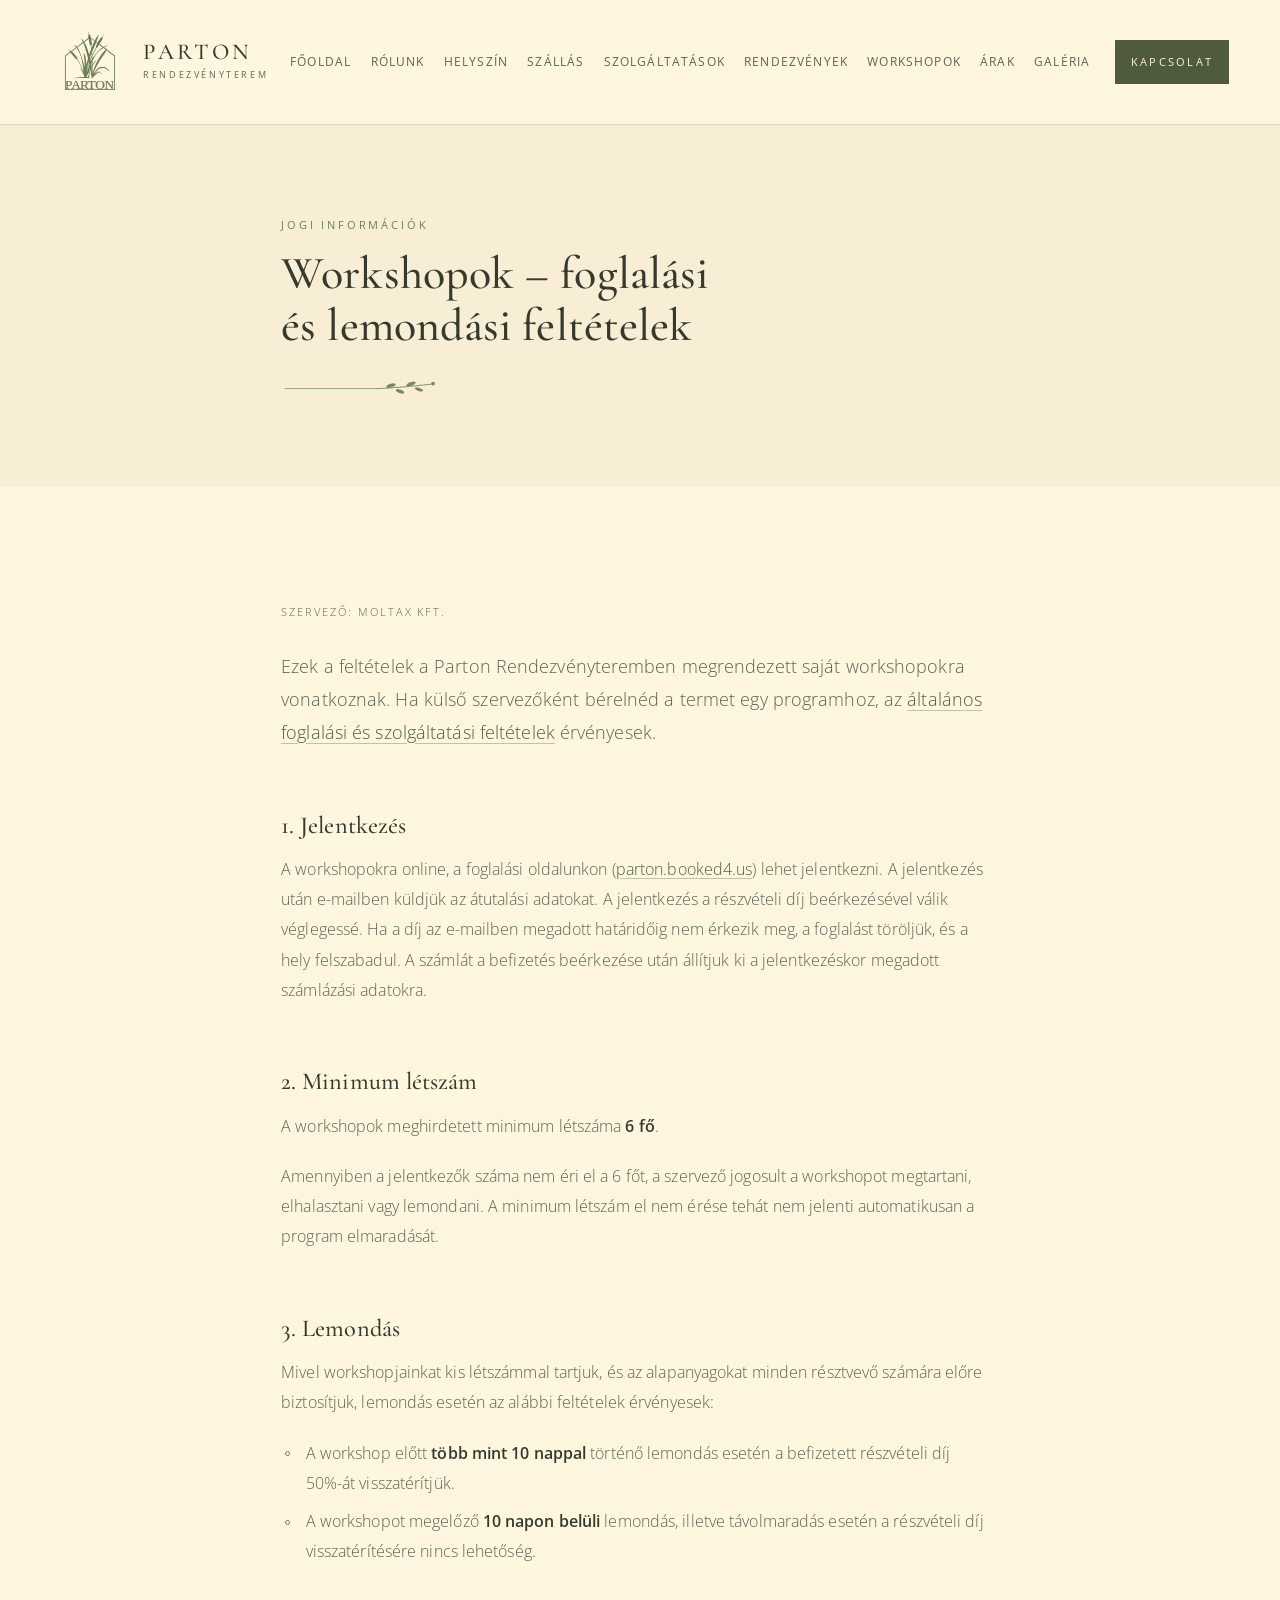
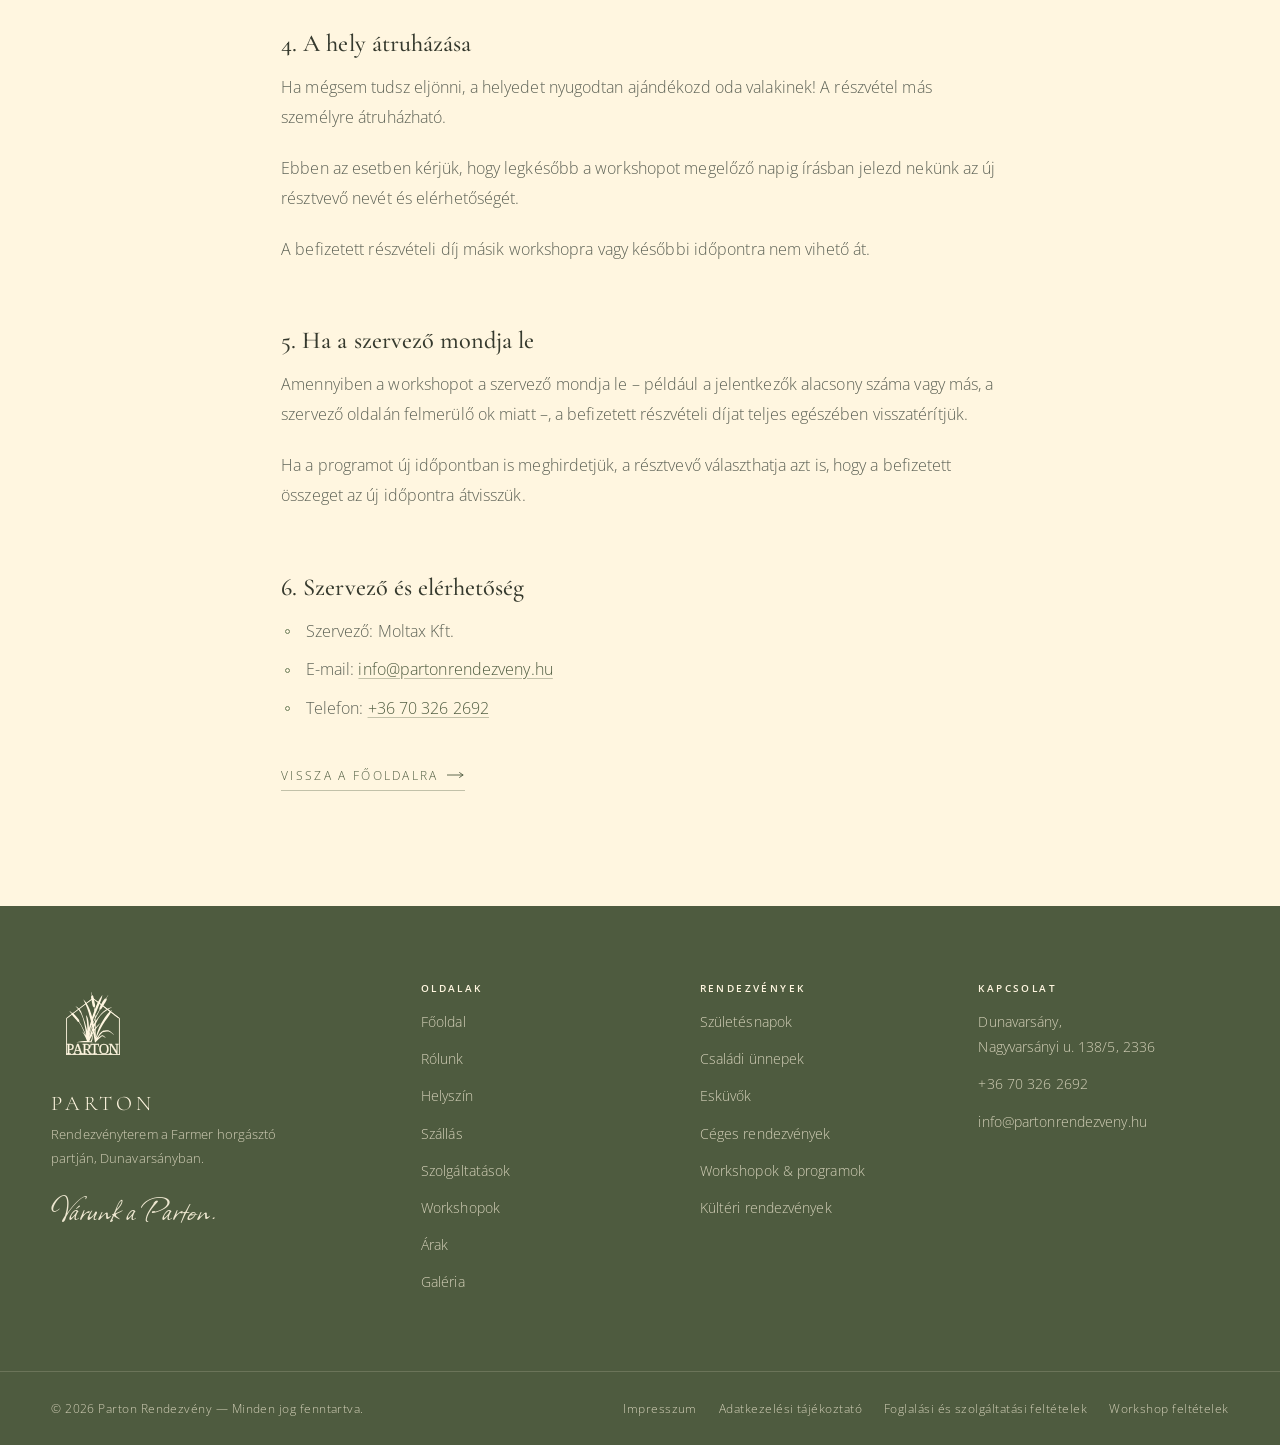
<file: workshop-feltetelek.html>
<!DOCTYPE html>
<html lang="hu">
<head>
<meta charset="utf-8">
<meta name="viewport" content="width=device-width, initial-scale=1">
<title>Workshop feltételek – Parton Rendezvényterem</title>
<meta name="description" content="A Parton Rendezvényteremben tartott workshopok foglalási és lemondási feltételei: minimum létszám, lemondás, a hely átruházása.">
<meta name="robots" content="noindex, follow">
<link rel="canonical" href="https://partonrendezveny.hu/workshop-feltetelek">
<link rel="icon" href="favicon.ico" sizes="16x16 32x32 48x48">
<link rel="icon" href="assets/img/favicon.png" type="image/png" sizes="64x64">
<link rel="apple-touch-icon" href="assets/img/apple-touch-icon.png">
<link rel="preconnect" href="https://fonts.googleapis.com">
<link rel="preconnect" href="https://fonts.gstatic.com" crossorigin>
<link href="https://fonts.googleapis.com/css2?family=Allison&family=Cormorant+Garamond:wght@300;400;500;600&family=Open+Sans:wght@300;400;600&display=swap" rel="stylesheet">
<link rel="stylesheet" href="assets/css/style.css">
</head>
<body>
<a class="skip" href="#main">Ugrás a tartalomra</a>

<header class="header">
  <div class="wrap header__inner">
    <a class="brand" href="index.html" aria-label="Parton Rendezvényterem – főoldal">
      <img class="brand__mark" src="assets/svg/logo-zold.svg" alt="" width="200" height="200">
      <span class="brand__text">
        <span class="brand__name">PARTON</span>
        <span class="brand__sub">Rendezvényterem</span>
      </span>
    </a>
    <button class="burger" type="button" aria-expanded="false" aria-controls="nav" aria-label="Menü">
      <span></span><span></span><span></span>
    </button>
    <nav class="nav" id="nav" aria-label="Főmenü">
      <a class="nav__link" href="index.html">Főoldal</a>
      <a class="nav__link" href="rolunk.html">Rólunk</a>
      <a class="nav__link" href="helyszin.html">Helyszín</a>
      <a class="nav__link" href="szallas.html">Szállás</a>
      <a class="nav__link" href="szolgaltatasok.html">Szolgáltatások</a>
      <a class="nav__link" href="rendezvenyek.html">Rendezvények</a>
      <a class="nav__link" href="workshopok.html">Workshopok</a>
      <a class="nav__link" href="arak.html">Árak</a>
      <a class="nav__link" href="galeria.html">Galéria</a>
      <a class="btn nav__cta" href="kapcsolat.html">Kapcsolat</a>
    </nav>
  </div>
</header>

<main id="main">
  <section class="pagehead">
    <div class="wrap wrap--narrow">
      <div class="pagehead__inner">
        <p class="kicker">Jogi információk</p>
        <h1 class="h-section">Workshopok – foglalási és lemondási feltételek</h1>
        <img class="divider" src="assets/svg/divider.svg" alt="" width="132" height="12">
      </div>
    </div>
  </section>

  <section class="section">
    <div class="wrap wrap--narrow">
      <div class="prose">
        <p class="legal-date">Szervező: Moltax Kft.</p>

        <p class="lede">Ezek a feltételek a Parton Rendezvényteremben megrendezett saját
        workshopokra vonatkoznak. Ha külső szervezőként bérelnéd a termet egy programhoz, az
        <a href="aszf.html">általános foglalási és szolgáltatási feltételek</a> érvényesek.</p>

        <h2 class="legal-section" id="jelentkezes">1. Jelentkezés</h2>
        <p>A workshopokra online, a foglalási oldalunkon (<a href="https://parton.booked4.us/public/book" target="_blank" rel="noopener">parton.booked4.us</a>) lehet jelentkezni. A jelentkezés után e-mailben küldjük az átutalási adatokat. A jelentkezés a részvételi díj beérkezésével válik véglegessé. Ha a díj az e-mailben megadott határidőig nem érkezik meg, a foglalást töröljük, és a hely felszabadul. A számlát a befizetés beérkezése után állítjuk ki a jelentkezéskor megadott számlázási adatokra.</p>

        <h2 class="legal-section" id="letszam">2. Minimum létszám</h2>
        <p>A workshopok meghirdetett minimum létszáma <strong>6 fő</strong>.</p>
        <p>Amennyiben a jelentkezők száma nem éri el a 6 főt, a szervező jogosult a workshopot
        megtartani, elhalasztani vagy lemondani. A minimum létszám el nem érése tehát nem jelenti
        automatikusan a program elmaradását.</p>

        <h2 class="legal-section" id="lemondas">3. Lemondás</h2>
        <p>Mivel workshopjainkat kis létszámmal tartjuk, és az alapanyagokat minden résztvevő
        számára előre biztosítjuk, lemondás esetén az alábbi feltételek érvényesek:</p>
        <ul>
          <li>A workshop előtt <strong>több mint 10 nappal</strong> történő lemondás esetén a
          befizetett részvételi díj 50%-át visszatérítjük.</li>
          <li>A workshopot megelőző <strong>10 napon belüli</strong> lemondás, illetve
          távolmaradás esetén a részvételi díj visszatérítésére nincs lehetőség.</li>
        </ul>

        <h2 class="legal-section" id="atruhazas">4. A hely átruházása</h2>
        <p>Ha mégsem tudsz eljönni, a helyedet nyugodtan ajándékozd oda valakinek! A részvétel
        más személyre átruházható.</p>
        <p>Ebben az esetben kérjük, hogy legkésőbb a workshopot megelőző napig írásban jelezd
        nekünk az új résztvevő nevét és elérhetőségét.</p>
        <p>A befizetett részvételi díj másik workshopra vagy későbbi időpontra nem vihető át.</p>

        <h2 class="legal-section" id="szervezoi-lemondas">5. Ha a szervező mondja le</h2>
        <p>Amennyiben a workshopot a szervező mondja le – például a jelentkezők alacsony száma
        vagy más, a szervező oldalán felmerülő ok miatt –, a befizetett részvételi díjat teljes
        egészében visszatérítjük.</p>
        <p>Ha a programot új időpontban is meghirdetjük, a résztvevő választhatja azt is, hogy a
        befizetett összeget az új időpontra átvisszük.</p>

        <h2 class="legal-section" id="szervezo">6. Szervező és elérhetőség</h2>
        <ul>
          <li>Szervező: Moltax Kft.</li>
          <li>E-mail: <a href="mailto:info@partonrendezveny.hu">info@partonrendezveny.hu</a></li>
          <li>Telefon: <a href="tel:+36703262692">+36 70 326 2692</a></li>
        </ul>

      <p style="margin-top:2.2em"><a class="textlink" href="index.html">Vissza a főoldalra <img src="assets/svg/arrow.svg" alt="" width="18" height="6"></a></p>
      </div>
    </div>
  </section>

</main>

<footer class="footer">
  <div class="wrap footer__top">
    <div class="footer__brand">
      <img class="footer__mark" src="assets/svg/logo-bezs.svg" alt="" width="200" height="200">
      <div>
        <p class="footer__name">PARTON</p>
        <p class="footer__tag">Rendezvényterem a Farmer horgásztó partján, Dunavarsányban.</p>
      </div>
      <p class="footer__script">Várunk a Parton.</p>
    </div>
    <div>
      <h2 class="footer__title">Oldalak</h2>
      <ul class="footer__list">
        <li><a href="index.html">Főoldal</a></li>
        <li><a href="rolunk.html">Rólunk</a></li>
        <li><a href="helyszin.html">Helyszín</a></li>
        <li><a href="szallas.html">Szállás</a></li>
        <li><a href="szolgaltatasok.html">Szolgáltatások</a></li>
        <li><a href="workshopok.html">Workshopok</a></li>
        <li><a href="arak.html">Árak</a></li>
        <li><a href="galeria.html">Galéria</a></li>
      </ul>
    </div>
    <div>
      <h2 class="footer__title">Rendezvények</h2>
      <ul class="footer__list">
        <li><a href="rendezvenyek.html#szuletesnapok">Születésnapok</a></li>
        <li><a href="rendezvenyek.html#csaladi-unnepek">Családi ünnepek</a></li>
        <li><a href="rendezvenyek.html#eskuvok">Esküvők</a></li>
        <li><a href="rendezvenyek.html#ceges-rendezvenyek">Céges rendezvények</a></li>
        <li><a href="rendezvenyek.html#workshopok">Workshopok &amp; programok</a></li>
        <li><a href="rendezvenyek.html#kulteri-rendezvenyek">Kültéri rendezvények</a></li>
      </ul>
    </div>
    <div>
      <h2 class="footer__title">Kapcsolat</h2>
      <ul class="footer__list">
        <li><a href="https://www.google.com/maps/place/data=!4m2!3m1!1s0x4741ee2c3bc4aee7:0xcd3d67a70ef72999" target="_blank" rel="noopener">Dunavarsány,<br>Nagyvarsányi u. 138/5, 2336</a></li>
        <li><a href="tel:+36703262692">+36 70 326 2692</a></li>
        <li><a href="mailto:info@partonrendezveny.hu">info@partonrendezveny.hu</a></li>
      </ul>
    </div>
  </div>
  <div class="wrap footer__bottom">
    <p style="margin:0">© 2026 Parton Rendezvény — Minden jog fenntartva.</p>
    <div class="footer__legal">
      <a href="impresszum.html">Impresszum</a>
      <a href="adatkezeles.html">Adatkezelési tájékoztató</a>
      <a href="aszf.html">Foglalási és szolgáltatási feltételek</a>
      <a href="workshop-feltetelek.html">Workshop feltételek</a>
    </div>
  </div>
</footer>

<script src="assets/js/main.js" defer></script>
</body>
</html>
</file>
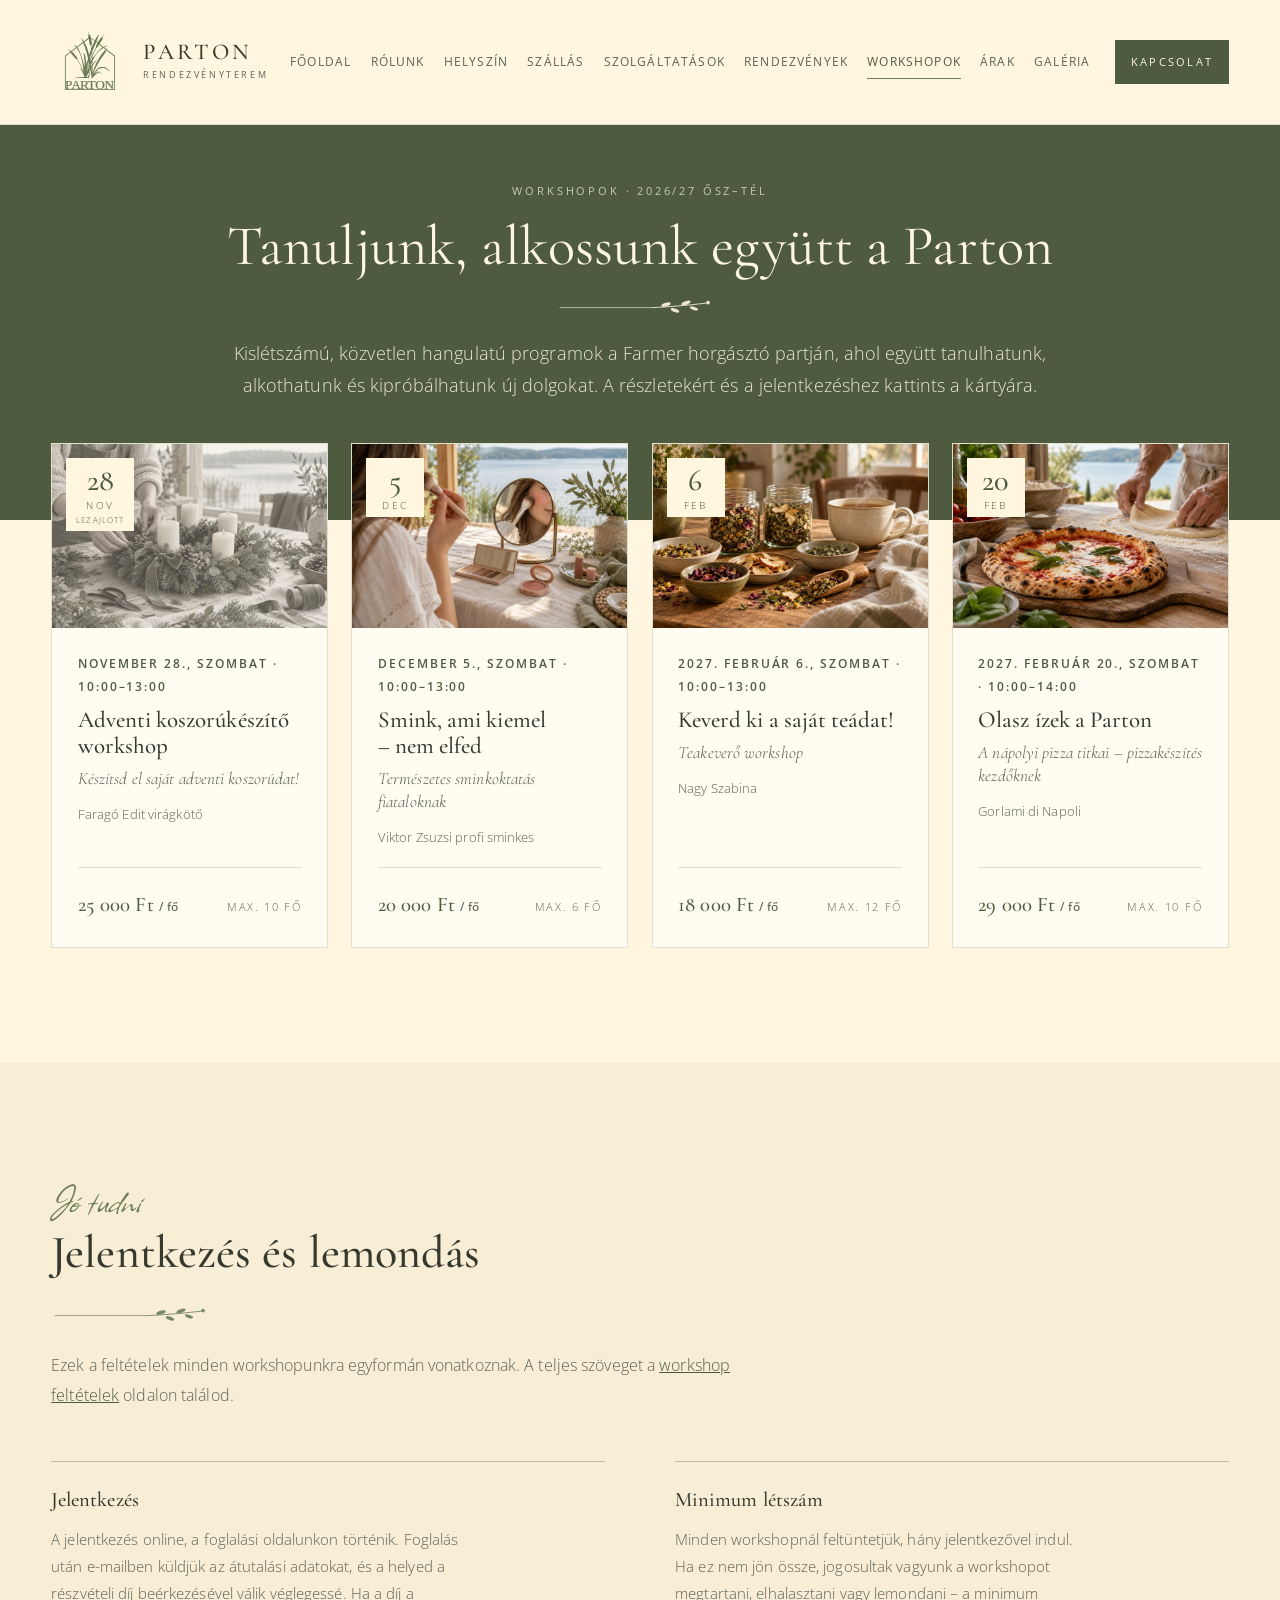
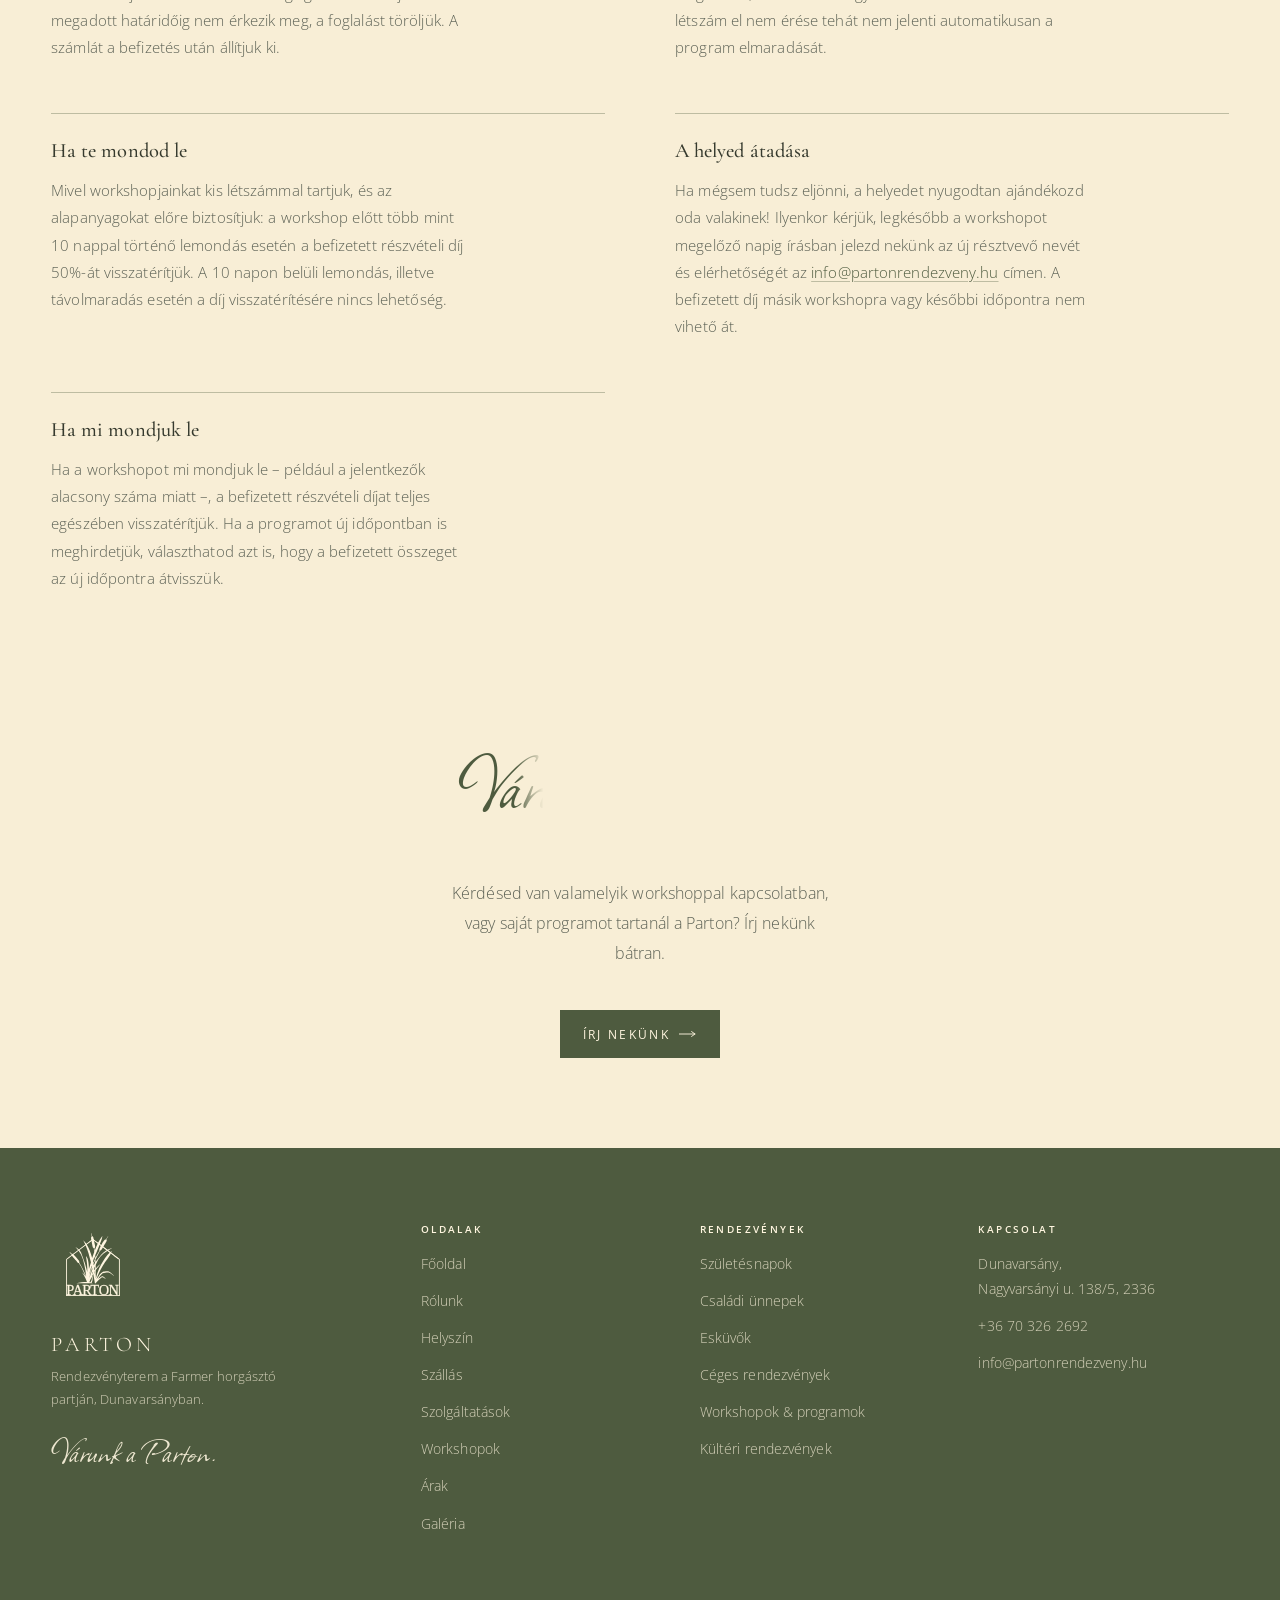
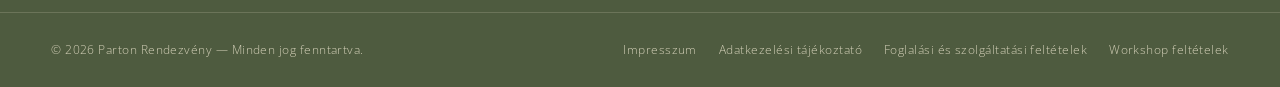
<file: workshopok.html>
<!DOCTYPE html>
<html lang="hu">
<head>
<meta charset="utf-8">
<meta name="viewport" content="width=device-width, initial-scale=1">
<title>Workshopok – Parton Rendezvényterem</title>
<meta name="description" content="Kislétszámú workshopok a Parton Rendezvényteremben, Dunavarsányban: adventi koszorú, természetes smink, teakeverés és nápolyi pizza.">
<link rel="canonical" href="https://partonrendezveny.hu/workshopok">
<meta property="og:type" content="website">
<meta property="og:locale" content="hu_HU">
<meta property="og:site_name" content="Parton Rendezvényterem">
<meta property="og:title" content="Workshopok – Parton Rendezvényterem">
<meta property="og:description" content="Őszi–téli workshopok a Farmer horgásztó partján: tanuljunk, alkossunk és próbáljunk ki új dolgokat együtt.">
<meta property="og:image" content="https://partonrendezveny.hu/assets/img/workshop-koszoru-1536.jpg">
<meta name="twitter:card" content="summary_large_image">
<link rel="icon" href="favicon.ico" sizes="16x16 32x32 48x48">
<link rel="icon" href="assets/img/favicon.png" type="image/png" sizes="64x64">
<link rel="apple-touch-icon" href="assets/img/apple-touch-icon.png">
<link rel="preconnect" href="https://fonts.googleapis.com">
<link rel="preconnect" href="https://fonts.gstatic.com" crossorigin>
<link href="https://fonts.googleapis.com/css2?family=Allison&family=Cormorant+Garamond:wght@300;400;500;600&family=Open+Sans:wght@300;400;600&display=swap" rel="stylesheet">
<link rel="stylesheet" href="assets/css/style.css">
<script type="application/ld+json">
{
  "@context": "https://schema.org",
  "@graph": [
    {"@type": "Event", "name": "Adventi koszorúkészítő workshop", "startDate": "2026-11-28T10:00+01:00", "endDate": "2026-11-28T13:00+01:00", "url": "https://partonrendezveny.hu/workshopok#ws-koszoru", "image": "https://partonrendezveny.hu/assets/img/workshop-koszoru-1536.jpg", "performer": {"@type": "Person", "name": "Faragó Edit"}, "offers": {"@type": "Offer", "price": "25000", "priceCurrency": "HUF", "url": "https://parton.booked4.us/public/book"}, "location": {"@id": "#parton"}, "eventAttendanceMode": "https://schema.org/OfflineEventAttendanceMode", "eventStatus": "https://schema.org/EventScheduled"},
    {"@type": "Event", "name": "Smink, ami kiemel – nem elfed", "startDate": "2026-12-05T10:00+01:00", "endDate": "2026-12-05T13:00+01:00", "url": "https://partonrendezveny.hu/workshopok#ws-smink", "image": "https://partonrendezveny.hu/assets/img/workshop-smink-1536.jpg", "performer": {"@type": "Person", "name": "Viktor Zsuzsi"}, "offers": {"@type": "Offer", "price": "20000", "priceCurrency": "HUF", "url": "https://parton.booked4.us/public/book"}, "location": {"@id": "#parton"}, "eventAttendanceMode": "https://schema.org/OfflineEventAttendanceMode", "eventStatus": "https://schema.org/EventScheduled"},
    {"@type": "Event", "name": "Keverd ki a saját teádat!", "startDate": "2027-02-06T10:00+01:00", "endDate": "2027-02-06T13:00+01:00", "url": "https://partonrendezveny.hu/workshopok#ws-tea", "image": "https://partonrendezveny.hu/assets/img/workshop-tea-1536.jpg", "performer": {"@type": "Person", "name": "Nagy Szabina"}, "offers": {"@type": "Offer", "price": "18000", "priceCurrency": "HUF", "url": "https://parton.booked4.us/public/book"}, "location": {"@id": "#parton"}, "eventAttendanceMode": "https://schema.org/OfflineEventAttendanceMode", "eventStatus": "https://schema.org/EventScheduled"},
    {"@type": "Event", "name": "Olasz ízek a Parton – A nápolyi pizza titkai", "startDate": "2027-02-20T10:00+01:00", "endDate": "2027-02-20T14:00+01:00", "url": "https://partonrendezveny.hu/workshopok#ws-pizza", "image": "https://partonrendezveny.hu/assets/img/workshop-pizza-1536.jpg", "performer": {"@type": "Organization", "name": "Gorlami di Napoli"}, "offers": {"@type": "Offer", "price": "29000", "priceCurrency": "HUF", "url": "https://parton.booked4.us/public/book"}, "location": {"@id": "#parton"}, "eventAttendanceMode": "https://schema.org/OfflineEventAttendanceMode", "eventStatus": "https://schema.org/EventScheduled"},
    {"@type": "Place", "@id": "#parton", "name": "Parton Rendezvényterem", "address": {"@type": "PostalAddress", "streetAddress": "Nagyvarsányi utca 138/5.", "addressLocality": "Dunavarsány", "postalCode": "2336", "addressCountry": "HU"}}
  ]
}
</script>
</head>
<body>
<a class="skip" href="#main">Ugrás a tartalomra</a>

<header class="header">
  <div class="wrap header__inner">
    <a class="brand" href="index.html" aria-label="Parton Rendezvényterem – főoldal">
      <img class="brand__mark" src="assets/svg/logo-zold.svg" alt="" width="200" height="200">
      <span class="brand__text">
        <span class="brand__name">PARTON</span>
        <span class="brand__sub">Rendezvényterem</span>
      </span>
    </a>
    <button class="burger" type="button" aria-expanded="false" aria-controls="nav" aria-label="Menü">
      <span></span><span></span><span></span>
    </button>
    <nav class="nav" id="nav" aria-label="Főmenü">
      <a class="nav__link" href="index.html">Főoldal</a>
      <a class="nav__link" href="rolunk.html">Rólunk</a>
      <a class="nav__link" href="helyszin.html">Helyszín</a>
      <a class="nav__link" href="szallas.html">Szállás</a>
      <a class="nav__link" href="szolgaltatasok.html">Szolgáltatások</a>
      <a class="nav__link" href="rendezvenyek.html">Rendezvények</a>
      <a class="nav__link" href="workshopok.html" aria-current="page">Workshopok</a>
      <a class="nav__link" href="arak.html">Árak</a>
      <a class="nav__link" href="galeria.html">Galéria</a>
      <a class="btn nav__cta" href="kapcsolat.html">Kapcsolat</a>
    </nav>
  </div>
</header>

<main id="main">

  <section class="ws-hero">
    <div class="wrap ws-hero__inner reveal">
      <p class="kicker">Workshopok · 2026/27 ősz–tél</p>
      <h1>Tanuljunk, alkossunk együtt a Parton</h1>
      <img class="divider" src="assets/svg/divider-cream.svg" alt="" width="168" height="22">
      <p class="lede">Kislétszámú, közvetlen hangulatú programok a Farmer horgásztó partján, ahol együtt tanulhatunk, alkothatunk és kipróbálhatunk új dolgokat. A részletekért és a jelentkezéshez kattints a kártyára.</p>
    </div>
  </section>

  <section class="section ws-program" id="program">
    <div class="wrap">

      <div class="ws-grid">

        <article class="ws reveal" data-ws-end="2026-11-28T13:00">
          <div class="ws__media">
            <img src="assets/img/workshop-koszoru-800.jpg" alt="Adventi koszorú készül fenyőágakból, négy krémszínű gyertyával és zöld bársonyszalaggal." width="800" height="533" loading="lazy">
            <p class="ws__date"><span class="ws__day">28</span><span class="ws__month">nov</span></p>
            <p class="ws__peek" aria-hidden="true"><span>Virágkötő vezetésével, lépésről lépésre készíted el a saját koszorúdat – előzetes tapasztalat nélkül is.</span><span class="ws__peek-cta">Részletek és jelentkezés</span></p>
          </div>
          <div class="ws__body">
            <p class="ws__meta">November 28., szombat · <span class="nowrap">10:00–13:00</span></p>
            <h3 class="ws__title"><button class="ws__open" type="button" data-ws-open="ws-koszoru" aria-haspopup="dialog">Adventi koszorúkészítő workshop</button></h3>
            <p class="ws__sub">Készítsd el saját adventi koszorúdat!</p>
            <p class="ws__host">Faragó Edit virágkötő</p>
            <p class="ws__foot"><span class="ws__price">25 000 Ft <small>/ fő</small></span><span class="ws__seats">max. 10 fő</span></p>
          </div>
        </article>

        <article class="ws reveal" style="--d:90ms" data-ws-end="2026-12-05T13:00">
          <div class="ws__media">
            <img src="assets/img/workshop-smink-800.jpg" alt="Fiatal nő pirosítót visz fel ecsettel egy asztali tükör előtt, a háttérben a tó." width="800" height="533" loading="lazy">
            <p class="ws__date"><span class="ws__day">5</span><span class="ws__month">dec</span></p>
            <p class="ws__peek" aria-hidden="true"><span>Friss, természetes, a korosztályhoz illő smink – kislétszámban, személyes figyelemmel. Nem elfedünk, hanem finoman kiemelünk.</span><span class="ws__peek-cta">Részletek és jelentkezés</span></p>
          </div>
          <div class="ws__body">
            <p class="ws__meta">December 5., szombat · <span class="nowrap">10:00–13:00</span></p>
            <h3 class="ws__title"><button class="ws__open" type="button" data-ws-open="ws-smink" aria-haspopup="dialog">Smink, ami kiemel – nem elfed</button></h3>
            <p class="ws__sub">Természetes sminkoktatás fiataloknak</p>
            <p class="ws__host">Viktor Zsuzsi profi sminkes</p>
            <p class="ws__foot"><span class="ws__price">20 000 Ft <small>/ fő</small></span><span class="ws__seats">max. 6 fő</span></p>
          </div>
        </article>

        <article class="ws reveal" style="--d:180ms" data-ws-end="2027-02-06T13:00">
          <div class="ws__media">
            <img src="assets/img/workshop-tea-800.jpg" alt="Szárított virágokból és gyümölcsökből álló teakeverékek üvegekben és tálkákban, mellettük gőzölgő csésze tea." width="800" height="533" loading="lazy">
            <p class="ws__date"><span class="ws__day">6</span><span class="ws__month">feb</span></p>
            <p class="ws__peek" aria-hidden="true"><span>12 teaalapanyag, két saját keverék: egy recept alapján, egy a saját ízlésed szerint. Mindkettőt külön üvegben viheted haza.</span><span class="ws__peek-cta">Részletek és jelentkezés</span></p>
          </div>
          <div class="ws__body">
            <p class="ws__meta">2027. február 6., szombat · <span class="nowrap">10:00–13:00</span></p>
            <h3 class="ws__title"><button class="ws__open" type="button" data-ws-open="ws-tea" aria-haspopup="dialog">Keverd ki a saját teádat!</button></h3>
            <p class="ws__sub">Teakeverő workshop</p>
            <p class="ws__host">Nagy Szabina</p>
            <p class="ws__foot"><span class="ws__price">18 000 Ft <small>/ fő</small></span><span class="ws__seats">max. 12 fő</span></p>
          </div>
        </article>

        <article class="ws reveal" style="--d:270ms" data-ws-end="2027-02-20T14:00">
          <div class="ws__media">
            <img src="assets/img/workshop-pizza-800.jpg" alt="Frissen sült nápolyi margherita pizza fa lapáton, mögötte kézzel nyújtott tészta." width="800" height="533" loading="lazy">
            <p class="ws__date"><span class="ws__day">20</span><span class="ws__month">feb</span></p>
            <p class="ws__peek" aria-hidden="true"><span>Gyakorlatias workshop az alapanyagoktól a sütésig. Az elkészült pizzákat helyben elfogyasztjuk, a saját tésztádat hazaviheted.</span><span class="ws__peek-cta">Részletek és jelentkezés</span></p>
          </div>
          <div class="ws__body">
            <p class="ws__meta">2027. február 20., szombat · <span class="nowrap">10:00–14:00</span></p>
            <h3 class="ws__title"><button class="ws__open" type="button" data-ws-open="ws-pizza" aria-haspopup="dialog">Olasz ízek a Parton</button></h3>
            <p class="ws__sub">A nápolyi pizza titkai – pizzakészítés kezdőknek</p>
            <p class="ws__host">Gorlami di Napoli</p>
            <p class="ws__foot"><span class="ws__price">29 000 Ft <small>/ fő</small></span><span class="ws__seats">max. 10 fő</span></p>
          </div>
        </article>

      </div>
    </div>
  </section>

  <section class="section section--dim" id="feltetelek">
    <div class="wrap">
      <div class="ws-terms__head reveal">
        <p class="eyebrow">Jó tudni</p>
        <h2 class="h-section">Jelentkezés és lemondás</h2>
        <img class="divider" src="assets/svg/divider.svg" alt="" width="132" height="12">
        <p>Ezek a feltételek minden workshopunkra egyformán vonatkoznak. A teljes szöveget a <a href="workshop-feltetelek.html">workshop feltételek</a> oldalon találod.</p>
      </div>
      <div class="notes reveal">
        <div class="note">
          <h3>Jelentkezés</h3>
          <p>A jelentkezés online, a foglalási oldalunkon történik. Foglalás után e-mailben küldjük az átutalási adatokat, és a helyed a részvételi díj beérkezésével válik véglegessé. Ha a díj a megadott határidőig nem érkezik meg, a foglalást töröljük. A számlát a befizetés után állítjuk ki.</p>
        </div>
        <div class="note">
          <h3>Minimum létszám</h3>
          <p>Minden workshopnál feltüntetjük, hány jelentkezővel indul. Ha ez nem jön össze, jogosultak vagyunk a workshopot megtartani, elhalasztani vagy lemondani – a minimum létszám el nem érése tehát nem jelenti automatikusan a program elmaradását.</p>
        </div>
        <div class="note">
          <h3>Ha te mondod le</h3>
          <p>Mivel workshopjainkat kis létszámmal tartjuk, és az alapanyagokat előre biztosítjuk: a workshop előtt több mint 10 nappal történő lemondás esetén a befizetett részvételi díj 50%-át visszatérítjük. A 10 napon belüli lemondás, illetve távolmaradás esetén a díj visszatérítésére nincs lehetőség.</p>
        </div>
        <div class="note">
          <h3>A helyed átadása</h3>
          <p>Ha mégsem tudsz eljönni, a helyedet nyugodtan ajándékozd oda valakinek! Ilyenkor kérjük, legkésőbb a workshopot megelőző napig írásban jelezd nekünk az új résztvevő nevét és elérhetőségét az <a href="mailto:info@partonrendezveny.hu">info@partonrendezveny.hu</a> címen. A befizetett díj másik workshopra vagy későbbi időpontra nem vihető át.</p>
        </div>
        <div class="note">
          <h3>Ha mi mondjuk le</h3>
          <p>Ha a workshopot mi mondjuk le – például a jelentkezők alacsony száma miatt –, a befizetett részvételi díjat teljes egészében visszatérítjük. Ha a programot új időpontban is meghirdetjük, választhatod azt is, hogy a befizetett összeget az új időpontra átvisszük.</p>
        </div>
      </div>
    </div>
  </section>

  <section class="callout">
    <div class="wrap">
      <p class="callout__script">Várunk szeretettel.</p>
      <p class="callout__text">Kérdésed van valamelyik workshoppal kapcsolatban, vagy saját programot tartanál a Parton? Írj nekünk bátran.</p>
      <a class="btn" href="mailto:info@partonrendezveny.hu">
        Írj nekünk
        <svg class="btn__arrow" viewBox="0 0 18 6" width="18" height="6" aria-hidden="true"><g fill="none" stroke="currentColor" stroke-width=".9" stroke-linecap="round" stroke-linejoin="round"><line x1="0" y1="3" x2="16" y2="3"/><polyline points="12.6,0.6 16,3 12.6,5.4"/></g></svg>
      </a>
    </div>
  </section>

  <!-- Workshop részletek. Mindegyik egy <dialog>: a kártyára kattintva nyílik
       meg, és a címsor #ws-… horgonyával közvetlenül is linkelhető. -->

  <dialog class="wsd" id="ws-tea" aria-labelledby="ws-tea-title">
    <div class="wsd__inner">
      <button class="wsd__close" type="button" aria-label="Bezárás"><svg viewBox="0 0 20 20" width="20" height="20" aria-hidden="true"><path d="M4 4l12 12M16 4L4 16" fill="none" stroke="currentColor" stroke-width="1.2" stroke-linecap="round"/></svg></button>
      <figure class="wsd__media"><img src="assets/img/workshop-tea-1536.jpg" alt="Szárított virágokból és gyümölcsökből álló teakeverékek üvegekben és tálkákban, mellettük gőzölgő csésze tea." width="1536" height="1024" loading="lazy"></figure>
      <div class="wsd__body">
        <p class="kicker">2027. február 6., szombat · 10.00–13.00</p>
        <h2 class="wsd__title" id="ws-tea-title">Keverd ki a saját teádat!</h2>
        <p class="wsd__sub">Teakeverő workshop</p>
        <dl class="wsd__facts">
          <div><dt>Időpont</dt><dd>2027. február 6., szombat 10.00–13.00</dd></div>
          <div><dt>Helyszín</dt><dd>Parton Rendezvényterem, Dunavarsány</dd></div>
          <div><dt>Létszám</dt><dd>Legfeljebb 12 fő; a program 8 jelentkezőtől indul</dd></div>
          <div><dt>Részvételi díj</dt><dd>18 000 Ft / fő</dd></div>
        </dl>
        <div class="wsd__cta">
          <a class="btn" href="https://parton.booked4.us/public/book" target="_blank" rel="noopener" data-ws-mail="Teakeverő workshop – 2027. február 6.">Jelentkezem</a>
          <p>A foglalási naptár új lapon nyílik.</p>
        </div>
        <details class="wsd__howto">
          <summary>Hogyan foglalj a naptárban?</summary>
          <div class="wsd__howto-body">
            <figure class="wsd__howto-fig">
              <svg class="wsd__howto-marks" viewBox="270 108 1525 762" role="img" aria-label="A foglalási naptár havi nézete: a workshopok a dátumuk napján látszanak, a hónap melletti nyíllal lehet lapozni."><image href="assets/img/foglalas-naptar.png" width="2045" height="982"/><circle cx="1164" cy="278" r="27"/><g class="wsd__howto-tag"><rect x="1205" y="255" width="300" height="46" rx="23"/><text x="1355" y="286">Lapozz februárra</text></g><rect x="1621" y="255" width="160" height="40" rx="6"/><g class="wsd__howto-tag"><rect x="1604" y="196" width="190" height="46" rx="23"/><path d="M1686 241 L1701 254 L1716 241 Z"/><text x="1699" y="226">Havi nézet</text></g></svg>
            </figure>
            <ol>
              <li>A <strong>Jelentkezem</strong> gomb új lapon megnyitja a foglalási naptárt.</li>
              <li>Ha nem havi nézetben nyílik meg, a jobb felső sarokban lévő legördülő menüben válaszd a <strong>Havi</strong> nézetet: így egyben látod a hónap összes workshopját.</li>
              <li>Keresd meg ezt a workshopot <strong>2027. február 6-án</strong>, és kattints rá. Ha más hónap látszik, a hónap melletti nyíllal lapozz.</li>
              <li>Add meg, hány főre foglalsz, töltsd ki az adataidat, és véglegesítsd a foglalást.</li>
              <li>E-mailben elküldjük az átutalási adatokat. A helyed a díj beérkezésével válik véglegessé.</li>
            </ol>
          </div>
        </details>
        <div class="prose wsd__text">
          <p>Egy csésze téli tea lehet gyümölcsös, fűszeres, frissítő vagy lágyan virágos – attól függően, milyen alapanyagokat és milyen arányban válogatunk össze.</p>
          <p>Ezen a kislétszámú workshopon 12 különböző teaalapanyaggal ismerkedünk meg. Megnézzük, melyik milyen ízt, illatot és karaktert ad a keveréknek, mely összetevők illenek jól egymáshoz, és hogyan lehet kiegyensúlyozott receptet összeállítani.</p>
          <p>A workshopon két különböző teakeveréket készítesz:</p>
          <ul>
            <li>az elsőt egy előre összeállított recept alapján, lépésről lépésre;</li>
            <li>a másodikat a saját ízlésed és elképzelésed szerint.</li>
          </ul>
          <p>A saját keverék megalkotásához segítséget kapsz az ízek, illatok és arányok kialakításában, így akkor is bátran belevághatsz, ha korábban még soha nem készítettél teát.</p>
          <p>Mindkét elkészült keveréket külön üvegben viheted haza. Az egyik lehet a saját téli teád, a másik pedig akár személyes, saját készítésű karácsonyi ajándék.</p>
          <p>A közös alkotáshoz teával és egy kis ropogtatnivalóval is készülünk. A részvételi díj tartalmazza a felhasznált alapanyagokat és a két hazavihető teakeveréket.</p>
          <h3>A workshopot tartja: Nagy Szabina</h3>
          <p>A Parton megálmodójaként olyan kislétszámú, közvetlen hangulatú programokat szeretnék Dunavarsányba hozni, amelyeken együtt tanulhatunk, alkothatunk és próbálhatunk ki új dolgokat.</p>
          <p>Tanultam természetgyógyászatot és ayurvédikus életmód-ismereteket, jelenleg pedig aromaterápiát tanulok. Régóta foglalkoztatnak a természetes alapanyagok és az otthon elkészíthető keverékek – ezen a workshopon ezt a kíváncsiságot és az alkotás örömét szeretném megosztani veletek.</p>
        </div>
        <p class="wsd__terms">Lemondás, a hely átadása és visszatérítés: <a href="#feltetelek">jelentkezési és lemondási feltételek</a>.</p>
      </div>
    </div>
  </dialog>

  <dialog class="wsd" id="ws-pizza" aria-labelledby="ws-pizza-title">
    <div class="wsd__inner">
      <button class="wsd__close" type="button" aria-label="Bezárás"><svg viewBox="0 0 20 20" width="20" height="20" aria-hidden="true"><path d="M4 4l12 12M16 4L4 16" fill="none" stroke="currentColor" stroke-width="1.2" stroke-linecap="round"/></svg></button>
      <figure class="wsd__media"><img src="assets/img/workshop-pizza-1536.jpg" alt="Frissen sült nápolyi margherita pizza fa lapáton, mögötte kézzel nyújtott tészta." width="1536" height="1024" loading="lazy"></figure>
      <div class="wsd__body">
        <p class="kicker">2027. február 20., szombat · 10.00–14.00</p>
        <h2 class="wsd__title" id="ws-pizza-title">Olasz ízek a Parton – A nápolyi pizza titkai</h2>
        <p class="wsd__sub">Pizzakészítő workshop kezdőknek</p>
        <dl class="wsd__facts">
          <div><dt>Időpont</dt><dd>2027. február 20., szombat 10.00–14.00</dd></div>
          <div><dt>Helyszín</dt><dd>Parton Rendezvényterem, Dunavarsány</dd></div>
          <div><dt>Létszám</dt><dd>Legfeljebb 10 fő; a program minimum 8 jelentkezővel indul</dd></div>
          <div><dt>Részvételi díj</dt><dd>29 000 Ft / fő</dd></div>
        </dl>
        <div class="wsd__cta">
          <a class="btn" href="https://parton.booked4.us/public/book" target="_blank" rel="noopener" data-ws-mail="Olasz ízek a Parton – 2027. február 20.">Jelentkezem</a>
          <p>A foglalási naptár új lapon nyílik.</p>
        </div>
        <details class="wsd__howto">
          <summary>Hogyan foglalj a naptárban?</summary>
          <div class="wsd__howto-body">
            <figure class="wsd__howto-fig">
              <svg class="wsd__howto-marks" viewBox="270 108 1525 762" role="img" aria-label="A foglalási naptár havi nézete: a workshopok a dátumuk napján látszanak, a hónap melletti nyíllal lehet lapozni."><image href="assets/img/foglalas-naptar.png" width="2045" height="982"/><rect x="1349" y="501" width="222" height="56" rx="8"/><g class="wsd__howto-tag"><rect x="1306" y="430" width="381" height="46" rx="23"/><path d="M1446 473 L1461 493 L1476 473 Z"/><text x="1496" y="460">Kattints a workshopra</text></g><circle cx="1164" cy="278" r="27"/><g class="wsd__howto-tag"><rect x="1205" y="255" width="292" height="46" rx="23"/><text x="1351" y="286">Következő hónap</text></g><rect x="1621" y="255" width="160" height="40" rx="6"/><g class="wsd__howto-tag"><rect x="1604" y="196" width="190" height="46" rx="23"/><path d="M1686 241 L1701 254 L1716 241 Z"/><text x="1699" y="226">Havi nézet</text></g></svg>
            </figure>
            <ol>
              <li>A <strong>Jelentkezem</strong> gomb új lapon megnyitja a foglalási naptárt.</li>
              <li>Ha nem havi nézetben nyílik meg, a jobb felső sarokban lévő legördülő menüben válaszd a <strong>Havi</strong> nézetet: így egyben látod a hónap összes workshopját.</li>
              <li>Keresd meg ezt a workshopot <strong>2027. február 20-án</strong>, és kattints rá. Ha más hónap látszik, a hónap melletti nyíllal lapozz.</li>
              <li>Add meg, hány főre foglalsz, töltsd ki az adataidat, és véglegesítsd a foglalást.</li>
              <li>E-mailben elküldjük az átutalási adatokat. A helyed a díj beérkezésével válik véglegessé.</li>
            </ol>
          </div>
        </details>
        <div class="prose wsd__text">
          <p>Szeretnéd megtanulni, hogyan készül egy igazán jó nápolyi pizza? Ezen a 4 órás, gyakorlatias workshopon végig vesszük a pizzakészítés lépéseit az alapanyagoktól a sütésig – közben pedig te is kipróbálhatod a tanultakat.</p>
          <p>Megismerheted:</p>
          <ul>
            <li>a nápolyi pizza történetét;</li>
            <li>az alapanyagokat és szerepüket;</li>
            <li>a tészta dagasztását és kézi nyújtását;</li>
            <li>a feltétezést és a sütés legfontosabb fogásait.</li>
          </ul>
          <p><strong>Az elkészült pizzákat helyben elfogyasztjuk, a saját bedagasztott tésztádat pedig hazaviheted</strong>, hogy otthon is folytathasd a pizzázást.</p>
          <p>A program elsősorban kezdőknek szól, akik gázos vagy elektromos pizzasütőben szeretnének sütni, illetve olyan otthoni sütővel rendelkeznek, amely legalább 300 °C-ra felmelegíthető. Saját sütőt nem kell hoznod, a szükséges alapanyagokat és eszközöket biztosítjuk.</p>
          <h3>Akiktől tanulhatsz: Gorlami di Napoli</h3>
          <p>Szerintük a pizza túl jó ahhoz, hogy egy konyhaajtó mögé rejtsék: náluk az egész folyamatot végignézheted, a nyújtástól az utolsó bazsalikomlevélig. A tésztát és az alapanyagokat nagyon komolyan veszik (minden mást valamivel kevésbé). Kortárs nápolyi pizzáik magas hidratációjú, hosszan érlelt tésztával készülnek, amitől könnyedek, a peremük levegős, kívül pedig ropogós. A feltéteknél szívesen elengedik a fantáziájukat, és néha Nápolytól egészen Mexikóig jutnak. Így született a quesabirria taco ihlette pizzájuk is, amellyel a 2026-os Magyar Pizza Bajnokságon a 7. helyen végeztek.</p>
          <p>Várunk a Parton egy jó kis pizzára!</p>
        </div>
        <p class="wsd__terms">Lemondás, a hely átadása és visszatérítés: <a href="#feltetelek">jelentkezési és lemondási feltételek</a>.</p>
      </div>
    </div>
  </dialog>

  <dialog class="wsd" id="ws-smink" aria-labelledby="ws-smink-title">
    <div class="wsd__inner">
      <button class="wsd__close" type="button" aria-label="Bezárás"><svg viewBox="0 0 20 20" width="20" height="20" aria-hidden="true"><path d="M4 4l12 12M16 4L4 16" fill="none" stroke="currentColor" stroke-width="1.2" stroke-linecap="round"/></svg></button>
      <figure class="wsd__media"><img src="assets/img/workshop-smink-1536.jpg" alt="Fiatal nő pirosítót visz fel ecsettel egy asztali tükör előtt, a háttérben a tó." width="1536" height="1024" loading="lazy"></figure>
      <div class="wsd__body">
        <p class="kicker">2026. december 5., szombat · 10.00–13.00</p>
        <h2 class="wsd__title" id="ws-smink-title">Smink, ami kiemel – nem elfed</h2>
        <p class="wsd__sub">Természetes sminkoktatás fiataloknak</p>
        <dl class="wsd__facts">
          <div><dt>Időpont</dt><dd>2026. december 5., szombat 10.00–13.00</dd></div>
          <div><dt>Helyszín</dt><dd>Parton Rendezvényterem, Dunavarsány</dd></div>
          <div><dt>Létszám</dt><dd>Maximum 6 fő; a program 6 jelentkezővel indul</dd></div>
          <div><dt>Részvételi díj</dt><dd>20 000 Ft / fő</dd></div>
        </dl>
        <div class="wsd__cta">
          <a class="btn" href="https://parton.booked4.us/public/book" target="_blank" rel="noopener" data-ws-mail="Smink, ami kiemel – 2026. december 5." data-ws-mail-extra="Hozok saját tükröt / tükröt kérek:">Jelentkezem</a>
          <p>A foglalási naptár új lapon nyílik.</p>
        </div>
        <details class="wsd__howto">
          <summary>Hogyan foglalj a naptárban?</summary>
          <div class="wsd__howto-body">
            <figure class="wsd__howto-fig">
              <svg class="wsd__howto-marks" viewBox="270 108 1525 762" role="img" aria-label="A foglalási naptár havi nézete: a workshopok a dátumuk napján látszanak, a hónap melletti nyíllal lehet lapozni."><image href="assets/img/foglalas-naptar.png" width="2045" height="982"/><rect x="1349" y="745" width="222" height="56" rx="8"/><g class="wsd__howto-tag"><rect x="958" y="750" width="381" height="46" rx="23"/><path d="M1339 761 L1347 773 L1339 785 Z"/><text x="1148" y="780">Kattints a workshopra</text></g><circle cx="1164" cy="278" r="27"/><g class="wsd__howto-tag"><rect x="1205" y="255" width="292" height="46" rx="23"/><text x="1351" y="286">Következő hónap</text></g><rect x="1621" y="255" width="160" height="40" rx="6"/><g class="wsd__howto-tag"><rect x="1604" y="196" width="190" height="46" rx="23"/><path d="M1686 241 L1701 254 L1716 241 Z"/><text x="1699" y="226">Havi nézet</text></g></svg>
            </figure>
            <ol>
              <li>A <strong>Jelentkezem</strong> gomb új lapon megnyitja a foglalási naptárt.</li>
              <li>Ha nem havi nézetben nyílik meg, a jobb felső sarokban lévő legördülő menüben válaszd a <strong>Havi</strong> nézetet: így egyben látod a hónap összes workshopját.</li>
              <li>Keresd meg ezt a workshopot <strong>december 5-én</strong>, és kattints rá. A novemberi nézet utolsó sorában is látszik; ha nem, a hónap melletti nyíllal lapozz decemberre.</li>
              <li>Add meg, hány főre foglalsz, töltsd ki az adataidat, és véglegesítsd a foglalást.</li>
              <li>E-mailben elküldjük az átutalási adatokat. A helyed a díj beérkezésével válik véglegessé.</li>
            </ol>
          </div>
        </details>
        <div class="prose wsd__text">
          <p>A sminkeléssel ismerkedő fiatalok könnyen bizonytalanná válhatnak abban, hogy mi áll jól nekik, melyik terméket hogyan érdemes használni, és hol van az a határ, amikor a smink már túl sok lesz.</p>
          <p>Ezen a gyakorlatias workshopon <strong>Viktor Zsuzsi profi sminkes</strong> mutatja meg, hogyan készíthetnek a fiatalok friss, természetes és a korosztályukhoz illő sminket. A cél nem az arc elfedése vagy egy vastag „vakolat” elkészítése, hanem az egyéni adottságok és az előnyös vonások finom kiemelése.</p>
          <p>A résztvevők megtanulják:</p>
          <ul>
            <li>hogyan készítsék elő megfelelően a bőrüket;</li>
            <li>mely sminktermékekre van valóban szükségük;</li>
            <li>hogyan válasszanak az arcbőrükhöz illő árnyalatokat;</li>
            <li>hogyan emeljék ki természetesen a szemüket és az arcuk előnyös vonásait;</li>
            <li>hogyan készítsenek egyszerű, hétköznapokon is viselhető sminket;</li>
            <li>melyek azok a gyakori hibák, amelyektől a smink túl erős vagy maszkszerű lehet.</li>
          </ul>
          <p>Ez az alkalom azoknak a fiataloknak szól, akik most kezdenek érdeklődni a sminkelés iránt, vagy már sminkelnek, de szeretnék megtanulni a természetesebb, tudatosabb technikákat.</p>
          <p>Zsuzsi professzionális MAC termékekkel mutatja be a technikákat, közben pedig abban is segít, hogyan használd jól a saját készletedet: mi az, ami megfelelő számodra, mit érdemes másképpen alkalmaznod, és mely termékekre nincs feltétlenül szükséged.</p>
          <p>Nem baj, ha még csak néhány sminkterméked van, és az sem, ha nem tudod pontosan, melyik mire való – éppen ezért jössz a workshopra. A program kislétszámú, így mindenkire jut személyes figyelem és segítség.</p>
          <h3>Mit hozz magaddal?</h3>
          <p>Asztalra állítható tükröt, meglévő sminktermékeidet, tiszta ecseteidet és szivacsodat, ha van, valamint hajpántot vagy hajcsatot. <strong>Ha nincs saját tükröd, jelentkezéskor jelezd: Zsuzsi biztosít neked egyet a workshop idejére.</strong></p>
          <p>A résztvevőket egy kis ajándékkal is meglepjük!</p>
        </div>
        <p class="wsd__terms">Lemondás, a hely átadása és visszatérítés: <a href="#feltetelek">jelentkezési és lemondási feltételek</a>.</p>
      </div>
    </div>
  </dialog>

  <dialog class="wsd" id="ws-koszoru" aria-labelledby="ws-koszoru-title">
    <div class="wsd__inner">
      <button class="wsd__close" type="button" aria-label="Bezárás"><svg viewBox="0 0 20 20" width="20" height="20" aria-hidden="true"><path d="M4 4l12 12M16 4L4 16" fill="none" stroke="currentColor" stroke-width="1.2" stroke-linecap="round"/></svg></button>
      <figure class="wsd__media"><img src="assets/img/workshop-koszoru-1536.jpg" alt="Adventi koszorú készül fenyőágakból, négy krémszínű gyertyával és zöld bársonyszalaggal." width="1536" height="1024" loading="lazy"></figure>
      <div class="wsd__body">
        <p class="kicker">2026. november 28., szombat · 10.00–13.00</p>
        <h2 class="wsd__title" id="ws-koszoru-title">Adventi koszorúkészítő workshop</h2>
        <p class="wsd__sub">Készítsd el saját adventi koszorúdat!</p>
        <dl class="wsd__facts">
          <div><dt>Időpont</dt><dd>2026. november 28. 10.00–13.00</dd></div>
          <div><dt>Helyszín</dt><dd>Parton Rendezvényterem, Dunavarsány</dd></div>
          <div><dt>Létszám</dt><dd>10 fő; a program 8 résztvevőtől indul</dd></div>
          <div><dt>Részvételi díj</dt><dd>25 000 Ft / fő</dd></div>
        </dl>
        <div class="wsd__cta">
          <a class="btn" href="https://parton.booked4.us/public/book" target="_blank" rel="noopener" data-ws-mail="Adventi koszorúkészítő workshop – 2026. november 28.">Jelentkezem</a>
          <p>A foglalási naptár új lapon nyílik.</p>
        </div>
        <details class="wsd__howto">
          <summary>Hogyan foglalj a naptárban?</summary>
          <div class="wsd__howto-body">
            <figure class="wsd__howto-fig">
              <svg class="wsd__howto-marks" viewBox="270 108 1525 762" role="img" aria-label="A foglalási naptár havi nézete: a workshopok a dátumuk napján látszanak, a hónap melletti nyíllal lehet lapozni."><image href="assets/img/foglalas-naptar.png" width="2045" height="982"/><rect x="1349" y="664" width="222" height="56" rx="8"/><g class="wsd__howto-tag"><rect x="1405" y="593" width="381" height="46" rx="23"/><path d="M1446 636 L1461 656 L1476 636 Z"/><text x="1595" y="623">Kattints a workshopra</text></g><circle cx="1164" cy="278" r="27"/><g class="wsd__howto-tag"><rect x="1205" y="255" width="292" height="46" rx="23"/><text x="1351" y="286">Következő hónap</text></g><rect x="1621" y="255" width="160" height="40" rx="6"/><g class="wsd__howto-tag"><rect x="1604" y="196" width="190" height="46" rx="23"/><path d="M1686 241 L1701 254 L1716 241 Z"/><text x="1699" y="226">Havi nézet</text></g></svg>
            </figure>
            <ol>
              <li>A <strong>Jelentkezem</strong> gomb új lapon megnyitja a foglalási naptárt.</li>
              <li>Ha nem havi nézetben nyílik meg, a jobb felső sarokban lévő legördülő menüben válaszd a <strong>Havi</strong> nézetet: így egyben látod a hónap összes workshopját.</li>
              <li>Keresd meg ezt a workshopot <strong>november 28-án</strong>, és kattints rá. Ha más hónap látszik, a hónap melletti nyíllal lapozz.</li>
              <li>Add meg, hány főre foglalsz, töltsd ki az adataidat, és véglegesítsd a foglalást.</li>
              <li>E-mailben elküldjük az átutalási adatokat. A helyed a díj beérkezésével válik véglegessé.</li>
            </ol>
          </div>
        </details>
        <div class="prose wsd__text">
          <p>Hangolódj velünk az adventi időszakra, és készíts egy olyan koszorút, amely igazán illik hozzád és az otthonodhoz!</p>
          <p>Ezen a kislétszámú workshopon virágkötő vezetésével, lépésről lépésre készítheted el a saját adventi koszorúdat. Edit megmutatja az alapvető virágkötészeti fogásokat, segít az alapanyagok, a gyertyák és a díszek harmonikus összeállításában, valamint abban is, hogyan legyen a koszorúd szép, arányos és tartós.</p>
          <p>Nem szükséges semmilyen előzetes tapasztalat: akkor is bátran jelentkezhetsz, ha még soha nem készítettél adventi koszorút.</p>
          <p>A workshop végén mindenki a saját, egyedi alkotását viheti haza, amely az ünnepi készülődés része és otthona személyes dísze lehet.</p>
          <p>A közös alkotáshoz teával és egy kis ropogtatnivalóval is készülünk. A részvételi díj tartalmazza a koszorú elkészítéséhez szükséges alapanyagokat és dekorációkat.</p>
          <h3>A workshopot tartja: Faragó Edit virágkötő</h3>
        </div>
        <p class="wsd__terms">Lemondás, a hely átadása és visszatérítés: <a href="#feltetelek">jelentkezési és lemondási feltételek</a>.</p>
      </div>
    </div>
  </dialog>

</main>

<footer class="footer">
  <div class="wrap footer__top">
    <div class="footer__brand">
      <img class="footer__mark" src="assets/svg/logo-bezs.svg" alt="" width="200" height="200">
      <div>
        <p class="footer__name">PARTON</p>
        <p class="footer__tag">Rendezvényterem a Farmer horgásztó partján, Dunavarsányban.</p>
      </div>
      <p class="footer__script">Várunk a Parton.</p>
    </div>
    <div>
      <h2 class="footer__title">Oldalak</h2>
      <ul class="footer__list">
        <li><a href="index.html">Főoldal</a></li>
        <li><a href="rolunk.html">Rólunk</a></li>
        <li><a href="helyszin.html">Helyszín</a></li>
        <li><a href="szallas.html">Szállás</a></li>
        <li><a href="szolgaltatasok.html">Szolgáltatások</a></li>
        <li><a href="workshopok.html">Workshopok</a></li>
        <li><a href="arak.html">Árak</a></li>
        <li><a href="galeria.html">Galéria</a></li>
      </ul>
    </div>
    <div>
      <h2 class="footer__title">Rendezvények</h2>
      <ul class="footer__list">
        <li><a href="rendezvenyek.html#szuletesnapok">Születésnapok</a></li>
        <li><a href="rendezvenyek.html#csaladi-unnepek">Családi ünnepek</a></li>
        <li><a href="rendezvenyek.html#eskuvok">Esküvők</a></li>
        <li><a href="rendezvenyek.html#ceges-rendezvenyek">Céges rendezvények</a></li>
        <li><a href="rendezvenyek.html#workshopok">Workshopok &amp; programok</a></li>
        <li><a href="rendezvenyek.html#kulteri-rendezvenyek">Kültéri rendezvények</a></li>
      </ul>
    </div>
    <div>
      <h2 class="footer__title">Kapcsolat</h2>
      <ul class="footer__list">
        <li><a href="https://www.google.com/maps/place/data=!4m2!3m1!1s0x4741ee2c3bc4aee7:0xcd3d67a70ef72999" target="_blank" rel="noopener">Dunavarsány,<br>Nagyvarsányi u. 138/5, 2336</a></li>
        <li><a href="tel:+36703262692">+36 70 326 2692</a></li>
        <li><a href="mailto:info@partonrendezveny.hu">info@partonrendezveny.hu</a></li>
      </ul>
    </div>
  </div>
  <div class="wrap footer__bottom">
    <p style="margin:0">© 2026 Parton Rendezvény — Minden jog fenntartva.</p>
    <div class="footer__legal">
      <a href="impresszum.html">Impresszum</a>
      <a href="adatkezeles.html">Adatkezelési tájékoztató</a>
      <a href="aszf.html">Foglalási és szolgáltatási feltételek</a>
      <a href="workshop-feltetelek.html">Workshop feltételek</a>
    </div>
  </div>
</footer>

<script src="assets/js/main.js" defer></script>
</body>
</html>
</file>
<file: assets/css/style.css>
/* ==========================================================================
   PARTON RENDEZVÉNYTEREM — stíluslap
   Betűk:  Cormorant Garamond (címek) · Open Sans (szöveg) · Allison (kézírás)
   Színek: #fff6e0 bézs · #6c7d58 zöld · #4e5b3f mélyzöld
   ========================================================================== */

/* --- 1. Tokenek ---------------------------------------------------------- */
:root{
  --cream:        #fff6e0;
  --cream-light:  #fffcf2;
  --cream-dim:    #f8eed6;
  --paper:        #fffbec;
  --green:        #6c7d58;
  --green-dark:   #4e5b3f;
  --ink:          #363a2e;
  --ink-soft:     #5c6155;
  --line:         rgba(78, 91, 63, .18);
  --line-strong:  rgba(78, 91, 63, .34);

  --display: "Cormorant Garamond", "Times New Roman", serif;
  --body:    "Open Sans", "Segoe UI", system-ui, sans-serif;
  --script:  "Allison", "Segoe Script", cursive;

  --wrap:    1560px;
  --gutter:  clamp(20px, 4vw, 64px);
  --section: clamp(72px, 9vw, 132px);

  --ease:    cubic-bezier(.22, .61, .36, 1);
  --slow:    .9s;
}

/* --- 2. Alapok ----------------------------------------------------------- */
*, *::before, *::after{ box-sizing: border-box; }

html{
  -webkit-text-size-adjust: 100%;
  scroll-behavior: smooth;
  scroll-padding-top: 130px;
}

body{
  margin: 0;
  background: var(--cream);
  color: var(--ink);
  font-family: var(--body);
  font-weight: 300;
  font-size: clamp(.95rem, .35vw + .86rem, 1.02rem);
  line-height: 1.85;
  letter-spacing: .006em;
  -webkit-font-smoothing: antialiased;
  overflow-x: hidden;
}

img, svg{ display: block; max-width: 100%; height: auto; }
a{ color: inherit; }

h1, h2, h3, h4{
  font-family: var(--display);
  font-weight: 500;
  line-height: 1.14;
  letter-spacing: .002em;
  margin: 0;
  text-wrap: balance;
}

p{ margin: 0 0 1.25em; }
p:last-child{ margin-bottom: 0; }

::selection{ background: var(--green); color: var(--cream); }

:focus-visible{
  outline: 2px solid var(--green-dark);
  outline-offset: 3px;
}

.skip{
  position: absolute; left: 16px; top: -60px;
  z-index: 200;
  padding: 10px 18px;
  background: var(--green-dark); color: var(--cream);
  font-size: .74rem; letter-spacing: .12em; text-transform: uppercase;
  text-decoration: none;
  transition: top .25s var(--ease);
}
.skip:focus{ top: 16px; }

/* --- 3. Elrendezés ------------------------------------------------------- */
.wrap{
  width: 100%;
  max-width: var(--wrap);
  margin-inline: auto;
  padding-inline: var(--gutter);
}
.wrap--narrow{ max-width: 820px; }

.section{ padding-block: var(--section); }
.section--tight{ padding-block: clamp(52px, 6vw, 88px); }
.section--dim{ background: var(--cream-dim); }
.section--paper{ background: var(--paper); }

/* --- 4. Tipográfiai elemek ----------------------------------------------- */
.eyebrow{
  font-family: var(--script);
  font-size: clamp(2rem, 3.4vw, 2.9rem);
  line-height: 1;
  color: var(--green);
  margin: 0 0 .1em;
}

.kicker{
  font-family: var(--body);
  font-weight: 400;
  font-size: .68rem;
  letter-spacing: .26em;
  text-transform: uppercase;
  color: var(--green);
  margin: 0 0 1.4em;
}

.h-display{ font-size: clamp(2.5rem, 6vw, 4.6rem); font-weight: 400; }
.h-section{ font-size: clamp(1.95rem, 3.6vw, 3rem); }
.h-block  { font-size: clamp(1.5rem, 2.2vw, 2.05rem); }

.lede{
  font-size: clamp(1rem, .5vw + .9rem, 1.14rem);
  color: var(--ink-soft);
  line-height: 1.8;
}

/* Záró gondolat a szövegtörzs végén: a címekkel egyező (Cormorant)
   betűtípussal, kicsit nagyobb fokozatban – a talpas betű kisebb
   x-magassága miatt a törzsmérettel apróbbnak tűnne. */
.closer{
  font-family: var(--display);
  font-size: clamp(1.24rem, 1.7vw, 1.5rem);
  font-weight: 500;
  line-height: 1.35;
  color: var(--ink);
}
.closer strong{ font-weight: 600; }   /* 700-as vágat nincs betöltve */

.prose > * + h3{ margin-top: 2.2em; }
.prose h3{
  font-size: clamp(1.28rem, 1.6vw, 1.6rem);
  margin-bottom: .55em;
}
.prose p{ color: var(--ink-soft); }
.prose strong{ font-weight: 600; color: var(--ink); }

/* Szövegközi hivatkozás: a bekezdésben maradjon látható, de ne kiabáljon.
   A .textlink (nagybetűs, nyilas gomb-link) kivétel – annak saját formája van. */
.prose a:not(.textlink):not(.btn),
.note a,
.dl dd a,
.contact__value a{
  color: var(--green-dark);
  text-decoration-color: var(--line-strong);
  text-underline-offset: .2em;
  transition: color .35s var(--ease), text-decoration-color .35s var(--ease);
}
.prose a:not(.textlink):not(.btn):hover,
.note a:hover,
.contact__value a:hover{
  color: var(--green);
  text-decoration-color: currentColor;
}

/* Zöld sávon a hivatkozás krémszínű, különben beleolvad a háttérbe. */
.band--green .band__copy a:not(.textlink):not(.btn){
  color: var(--cream);
  text-decoration-color: rgba(255, 246, 224, .5);
}
.band--green .band__copy a:not(.textlink):not(.btn):hover{
  text-decoration-color: currentColor;
}

.center{ text-align: center; }
.center .divider{ margin-inline: auto; }

/* Kézírásos aláhúzás / olajfaág motívum */
.divider{
  width: 168px;
  height: 22px;
  object-fit: contain;
  margin-block: 1.5em;
  opacity: .9;
}
.center .divider{ margin-block: 1.2em 1.6em; }

/* --- 5. Gombok ----------------------------------------------------------- */
.btn{
  display: inline-flex;
  align-items: center;
  gap: .8em;
  padding: 1.05em 1.9em;
  border: 1px solid transparent;
  background: var(--green-dark);
  color: var(--cream);
  font-family: var(--body);
  font-size: .72rem;
  font-weight: 400;
  letter-spacing: .2em;
  text-transform: uppercase;
  text-decoration: none;
  cursor: pointer;
  transition: background .4s var(--ease), color .4s var(--ease),
              border-color .4s var(--ease), transform .4s var(--ease);
}
.btn:hover{ background: var(--green); transform: translateY(-2px); }

.btn__arrow{
  width: 18px; height: 6px;
  transition: transform .4s var(--ease);
  flex: none;
}
.btn:hover .btn__arrow{ transform: translateX(5px); }

.btn--ghost{
  background: transparent;
  color: var(--green-dark);
  border-color: var(--line-strong);
}
.btn--ghost:hover{
  background: var(--green-dark);
  color: var(--cream);
  border-color: var(--green-dark);
}

.btn--light{
  background: var(--cream);
  color: var(--green-dark);
}
.btn--light:hover{ background: #fff; color: var(--green-dark); }

.textlink{
  display: inline-flex;
  align-items: center;
  gap: .7em;
  font-size: .72rem;
  letter-spacing: .2em;
  text-transform: uppercase;
  text-decoration: none;
  color: var(--green-dark);
  padding-bottom: .35em;
  border-bottom: 1px solid var(--line-strong);
  transition: border-color .4s var(--ease), gap .4s var(--ease);
}
.textlink:hover{ border-color: var(--green-dark); gap: 1.1em; }

/* --- 6. Fejléc ----------------------------------------------------------- */
.header{
  position: sticky;
  top: 0;
  z-index: 100;
  background: var(--cream);
  /* hajszálvonal zárja a fejlécet, hogy elváljon az alatta lévő sávtól
     akkor is, ha ugyanaz a bézs */
  border-bottom: 1px solid var(--line);
  transition: box-shadow .5s var(--ease);
}
.header.is-stuck{ box-shadow: 0 1px 0 var(--line), 0 8px 30px rgba(78,91,63,.06); }

/* Lefelé görgetve a fejléc összezár, felfelé görgetve visszanyílik. */
.header__inner,
.brand__mark,
.brand__name,
.brand__sub,
.nav__cta{
  transition: min-height .45s var(--ease), width .45s var(--ease),
              height .45s var(--ease), font-size .45s var(--ease),
              opacity .35s var(--ease), padding .45s var(--ease),
              margin .45s var(--ease);
}
.header.is-compact .header__inner{ min-height: 74px; }
.header.is-compact .brand__mark{ width: 54px; height: 54px; }
.header.is-compact .brand__name{ font-size: 1.22rem; }
.header.is-compact .brand__sub{
  font-size: 0;
  opacity: 0;
  margin-top: -2px;
}
.header.is-compact .nav__cta{ padding: .82em 1.35em; }

/* a fejléc szélesebb, mint a többi szakasz: a logó a bal szélen ül */
.header > .wrap{ max-width: 1840px; }

.header__inner{
  display: flex;
  align-items: center;
  gap: clamp(24px, 3.5vw, 72px);
  min-height: 124px;
}

.brand{
  display: flex;
  align-items: center;
  gap: 14px;
  text-decoration: none;
  flex: none;
}
.brand__mark{
  width: 98px; height: 98px;
  object-fit: contain;
}
.brand__text{ display: flex; flex-direction: column; gap: 2px; }
.brand__name{
  font-family: var(--display);
  font-size: 1.62rem;
  font-weight: 500;
  letter-spacing: .2em;
  line-height: 1;
  color: var(--ink);
}
.brand__sub{
  font-size: .58rem;
  font-weight: 400;
  letter-spacing: .28em;
  text-transform: uppercase;
  color: var(--ink-soft);
}

/* a menü kitölti a maradék szélességet: a linkek egyenletesen oszlanak el,
   az ajánlatkérés gomb a jobb szélre kerül */
.nav{
  flex: 1;
  display: flex;
  align-items: center;
  justify-content: space-between;
  gap: clamp(10px, 1.1vw, 22px);
}
.nav__link{
  position: relative;
  font-size: .78rem;
  font-weight: 400;
  letter-spacing: .15em;
  text-transform: uppercase;
  text-decoration: none;
  color: var(--ink-soft);
  padding-block: 6px;
  transition: color .35s var(--ease);
  white-space: nowrap;
}
.nav__link::after{
  content: "";
  position: absolute;
  left: 0; bottom: 0;
  width: 100%; height: 1px;
  background: var(--green);
  transform: scaleX(0);
  transform-origin: left;
  transition: transform .45s var(--ease);
}
.nav__link:hover{ color: var(--green-dark); }
.nav__link:hover::after{ transform: scaleX(1); }
.nav__link[aria-current="page"]{ color: var(--green-dark); }
.nav__link[aria-current="page"]::after{ transform: scaleX(1); }

.nav__cta{ padding: 1.05em 1.7em; margin-left: clamp(6px, 1vw, 18px); font-size: .76rem; }

.burger{
  display: none;
  width: 46px; height: 46px;
  padding: 0;
  border: 1px solid var(--line-strong);
  background: transparent;
  cursor: pointer;
}
.burger span{
  display: block;
  width: 20px; height: 1px;
  margin: 4px auto;
  background: var(--green-dark);
  transition: transform .4s var(--ease), opacity .3s var(--ease);
}
.burger[aria-expanded="true"] span:nth-child(1){ transform: translateY(5px) rotate(45deg); }
.burger[aria-expanded="true"] span:nth-child(2){ opacity: 0; }
.burger[aria-expanded="true"] span:nth-child(3){ transform: translateY(-5px) rotate(-45deg); }

/* A Szállás menüponttal nyolc link van a sorban. 1400px alatt a sor szűkösen
   fér el, ezért ott a betűköz, a logó és az ajánlatkérés gomb egy fokkal
   visszafogottabb – így 1180px-ig kifér, alatta jön a hamburger menü. */
@media (min-width: 1181px) and (max-width: 1400px){
  .header__inner{ gap: 22px; }
  .brand__mark{ width: 78px; height: 78px; }
  .brand__name{ font-size: 1.42rem; letter-spacing: .16em; }
  .nav{ gap: 8px; }
  .nav__link{ font-size: .72rem; letter-spacing: .1em; }
  .nav__cta{ padding: .95em 1.3em; font-size: .7rem; margin-left: 6px; }
  .header.is-compact .brand__mark{ width: 50px; height: 50px; }
  .header.is-compact .brand__name{ font-size: 1.12rem; }
  .header.is-compact .nav__cta{ padding: .8em 1.15em; }
}

/* A hamburger menü határa. A main.js ugyanezt az értéket használja
   (NAV_BREAK), a kettőnek együtt kell mozognia. */
@media (max-width: 1180px){
  /* a menü a fejléchez van kötve (top:100%), így összezárt állapotban sem
     nyílik rés a fejléc és a lenyitott menü között */
  .nav{
    position: absolute;
    /* a fejléc hajszálvonala alatt kezdődjön, ne takarja el */
    top: calc(100% + 1px);
    left: 0;
    right: 0;
    flex: none;
    flex-direction: column;
    align-items: stretch;
    justify-content: flex-start;
    gap: 0;
    background: var(--cream);
    border-top: 1px solid var(--line);
    padding: 8px var(--gutter) 32px;
    max-height: 78dvh;
    overflow-y: auto;
    box-shadow: 0 24px 40px -26px rgba(78,91,63,.35);
    transform: translateY(-14px);
    opacity: 0;
    visibility: hidden;
    transition: opacity .4s var(--ease), transform .4s var(--ease), visibility .4s;
  }
  .nav.is-open{ transform: none; opacity: 1; visibility: visible; }
  .nav__link{
    font-size: .78rem;
    letter-spacing: .2em;
    padding-block: 16px;
    border-bottom: 1px solid var(--line);
  }
  .nav__link::after{ display: none; }
  .nav__cta{ margin: 26px 0 0; justify-content: center; }
  .burger{ display: block; }
  .brand__mark{ width: 76px; height: 76px; }
  .header__inner{ justify-content: space-between; }
}

/* --- 7. Hero ------------------------------------------------------------- */
.hero{
  position: relative;
  display: flex;
  align-items: center;
  min-height: min(88vh, 880px);
  background: var(--cream);
  overflow: hidden;
}
.hero__copy{
  position: relative;
  z-index: 2;
  /* content-box: a középre igazítást szolgáló bal padding NEM eszi meg a szöveg
     szélességét – a width itt a tényleges szövegoszlop.
     A bal igázítás a fejléc szélességéhez (1840px) illeszkedik, így a cím
     egy vonalban indul a logóval. */
  box-sizing: content-box;
  width: min(560px, 40vw);
  flex: none;
  padding: clamp(48px, 6vw, 96px) clamp(24px, 2.5vw, 44px) clamp(48px, 6vw, 96px)
           max(var(--gutter), calc((100vw - 1840px) / 2 + var(--gutter)));
}
.hero__title{
  font-size: clamp(2.7rem, 5.4vw, 4.5rem);
  font-weight: 400;
  line-height: 1.05;
}
.hero__script{
  display: block;
  font-family: var(--script);
  font-size: clamp(2.6rem, 5vw, 4.1rem);
  line-height: 1.15;
  color: var(--green);
  margin-top: .12em;
}
.hero__text{
  max-width: 34ch;
  color: var(--ink-soft);
  margin-bottom: 2.4em;
}
/* A kép bal felé hosszú átmenettel olvad a bézsbe. A maszk ellipszise
   függőlegesen sokkal nagyobb, mint a szakasz – így a határ csak enyhén
   ívelt (középen kb. 50px-szel mélyebb), nem látszik körnek. */
.hero__media{
  position: absolute;
  top: 0; right: 0; bottom: 0;
  left: 14%;
  overflow: hidden;
  -webkit-mask-image: radial-gradient(42% 135% at 0% 50%,
      rgba(0,0,0,0) 0%, rgba(0,0,0,0) 32%, rgba(0,0,0,.35) 68%, #000 100%);
          mask-image: radial-gradient(42% 135% at 0% 50%,
      rgba(0,0,0,0) 0%, rgba(0,0,0,0) 32%, rgba(0,0,0,.35) 68%, #000 100%);
  -webkit-mask-repeat: no-repeat;
          mask-repeat: no-repeat;
}
.hero__media img{
  width: 100%; height: 100%;
  object-fit: cover;
  /* a vágás felfölé tolva: a csillár teljes egészében beléfér, a padlóból
     kerül le több (felül 2%, alul 22% vágás) */
  object-position: 50% 8%;
  /* Ket maszkreteg egyesitve (alapertelmezett 'add' kompozit):
     1) vizszintes: a jobb oldal MINDIG teljesen latszik -> ott a kep felso es
        also ele elesen zar, ahogy kell;
     2) fuggoleges savok: felul/alul elhalvanyodas.
     Az unio miatt csak a BAL oldali sarkok (a szoveg melletti sav) halvanyulnak
     el felul es alul, a kep tobbi resze erintetlen. */
  -webkit-mask-image:
      linear-gradient(90deg, rgba(0,0,0,0) 0%, rgba(0,0,0,0) 28%, #000 52%),
      linear-gradient(180deg, rgba(0,0,0,0) 0%, #000 5%, #000 95%, rgba(0,0,0,0) 100%);
          mask-image:
      linear-gradient(90deg, rgba(0,0,0,0) 0%, rgba(0,0,0,0) 28%, #000 52%),
      linear-gradient(180deg, rgba(0,0,0,0) 0%, #000 5%, #000 95%, rgba(0,0,0,0) 100%);
  -webkit-mask-repeat: no-repeat, no-repeat;
          mask-repeat: no-repeat, no-repeat;
  animation: heroIn 1.9s var(--ease) both;
}
@keyframes heroIn{
  from{ transform: scale(1.07); opacity: 0; }
  to  { transform: scale(1);    opacity: 1; }
}

@media (max-width: 900px){
  .hero{ flex-direction: column; align-items: stretch; min-height: 0; }
  .hero__media{
    position: relative;
    top: auto; right: auto; bottom: auto; left: auto;
    order: -1;
    width: 100%;
    aspect-ratio: 4 / 3;
    -webkit-mask-image: none;
            mask-image: none;
  }
  /* a képen lévő kétrétegű maszkot is ki kell kapcsolni, különben
     telefonon is elhalványul a felső és alsó éle */
  .hero__media img{
    -webkit-mask-image: none;
            mask-image: none;
    object-position: 50% 40%;
  }
  .hero__copy{
    box-sizing: border-box;
    width: auto;
    padding: clamp(30px, 6vw, 48px) var(--gutter) clamp(36px, 7vw, 56px);
  }
  .hero__title{ font-size: clamp(2.3rem, 9.5vw, 3.2rem); }
  .hero__script{ font-size: clamp(2.2rem, 9vw, 3rem); }
  .hero__text{ max-width: 46ch; margin-bottom: 1.9em; }
  .hero__copy .divider{ margin-block: 1.1em; }
}

/* --- 8. Kiemelt tulajdonságok (bézs sáv, levél motívummal) --------------- */
.features{
  position: relative;
  background: var(--cream-dim);
  padding-block: clamp(62px, 7vw, 108px);
  overflow: hidden;
}
.features__leaf{
  position: absolute;
  top: 50%;
  width: clamp(130px, 15vw, 250px);
  display: block;
  line-height: 0;
  opacity: 0;
  pointer-events: none;
  user-select: none;
  /* a növekedés: a szár tövéből bontakozik ki */
  clip-path: circle(0% at 6% 94%);
  transition: clip-path 1.9s var(--ease), opacity 1.2s var(--ease),
              transform 1.9s var(--ease);
}

/* Szellő: az ág a szára tövéből ring. A mozgás a belső képen van, hogy ne
   ütközzön a külső elem kibontakozó transformjával. */
@keyframes leafSway{
  0%   { transform: rotate(0deg); }
  20%  { transform: rotate(5deg) translate(.8%, -1.6%); }
  40%  { transform: rotate(-3deg) translate(-.6%, 1%); }
  60%  { transform: rotate(3.4deg) translate(.5%, -1.1%); }
  80%  { transform: rotate(-1.6deg) translate(-.3%, .5%); }
  100% { transform: rotate(0deg); }
}
.features__leaf__img{
  display: block;
  width: 100%;
  height: auto;
  /* a tövénél a pivot – ugyanott, ahonnan a növekedés indul */
  transform-origin: 6% 94%;
  will-change: transform;
}
.features.is-grown .features__leaf__img{
  /* Nincs késleltetés: a lengés csak görgetés közben fut, és a delay is
     csak akkor telne – így sokáig nem történt volna semmi. */
  animation: leafSway 3.6s ease-in-out infinite;
  /* alapból áll: csak görgetés közben mozdul (lásd .is-scrolling) */
  animation-play-state: paused;
}
.features.is-grown .features__leaf--r .features__leaf__img{
  /* a két ág ne egyszerre lengjen */
  animation-duration: 4.6s;
  animation-delay: -1.4s;   /* fázisban eltolva, de nem várakozva */
}
/* a "szelet" a görgetés csinálja: amíg van görgetés, fut az animáció,
   megállásnál ott áll meg, ahol éppen tart */
.is-scrolling .features.is-grown .features__leaf__img{
  animation-play-state: running;
}
.features__leaf--l{
  left: -22px;
  transform: translateY(-50%) rotate(-7deg) scale(.86);
}
.features__leaf--r{
  right: -22px;
  transform: translateY(-50%) scaleX(-1) rotate(-7deg) scale(.86);
}
.features.is-grown .features__leaf{
  opacity: .26;
  clip-path: circle(150% at 6% 94%);
}
.features.is-grown .features__leaf--l{
  transform: translateY(-50%) rotate(0deg) scale(1);
}
.features.is-grown .features__leaf--r{
  transform: translateY(-50%) scaleX(-1) rotate(0deg) scale(1);
}

.features__grid{
  position: relative;
  z-index: 1;
  display: grid;
  grid-template-columns: repeat(4, 1fr);
  gap: clamp(18px, 2.4vw, 40px);
  max-width: 1180px;
  margin-inline: auto;
}
.feature{ text-align: center; padding-inline: clamp(8px, 1.8vw, 30px); }
.feature + .feature{ border-left: 1px solid var(--line); }
.feature__icon{
  width: 50px; height: 50px;
  margin: 0 auto 20px;
  object-fit: contain;
}
.feature__title{
  font-family: var(--body);
  font-size: .84rem;
  font-weight: 600;
  letter-spacing: .17em;
  text-transform: uppercase;
  color: var(--ink);
  margin: 0 0 .75em;
}
.feature__text{
  font-size: .97rem;
  line-height: 1.7;
  color: var(--ink-soft);
  margin: 0;
}
@media (max-width: 1000px){
  .features__grid{ grid-template-columns: 1fr 1fr; gap: 34px 24px; }
  .feature:nth-child(3){ border-left: 0; }
  /* egymás alá tördelt ikonoknál az ágak nem a középső szövegre esnek,
     hanem a szakasz két átellénes sarkát keretezik */
  .features__leaf{ width: clamp(130px, 36vw, 220px); top: auto; }
  .features__leaf--l{
    top: 0;
    left: -34px;
    transform: rotate(-7deg) scale(.86);
  }
  .features__leaf--r{
    top: auto;
    bottom: 0;
    right: -34px;
    transform: scaleX(-1) rotate(-7deg) scale(.86);
  }
  .features.is-grown .features__leaf{ opacity: .2; }
  .features.is-grown .features__leaf--l{ transform: rotate(0deg) scale(1); }
  .features.is-grown .features__leaf--r{ transform: scaleX(-1) rotate(0deg) scale(1); }
}
@media (max-width: 760px){
  .features__grid{ grid-template-columns: 1fr; gap: 34px; }
  .feature + .feature{ border-left: 0; border-top: 1px solid var(--line); padding-top: 34px; }
}

/* --- 9. Kétoszlopos szöveg + kép ----------------------------------------- */
.split{
  display: grid;
  grid-template-columns: minmax(0, .92fr) minmax(0, 1.28fr);
  gap: clamp(32px, 5vw, 84px);
  align-items: center;
}
.split--even{ grid-template-columns: 1fr 1fr; }
.split--text-right > .split__media{ order: -1; }
.split__copy{ max-width: 52ch; }

/* a képoszlop túlér a középre igazított sávon – nagyobb képek –, de a
   viewport jobb szélénél megáll egy margin, hogy ne levágva lógjon ki */
.split--bleed-right{ grid-template-columns: minmax(0, .82fr) minmax(0, 1.34fr); }
.split--bleed-right > .split__media{
  margin-right: calc(-1 * max(0px, (100vw - var(--wrap)) / 2));
}

@media (max-width: 900px){
  .split{ grid-template-columns: 1fr; gap: 40px; }
  .split--text-right > .split__media{ order: 0; }
  .split--bleed-right{ grid-template-columns: 1fr; }
  .split--bleed-right > .split__media{ margin-right: 0; }
  .split__copy{ max-width: none; }
}

/* Három álló kép egymás mellett */
.trio{
  display: grid;
  grid-template-columns: repeat(3, 1fr);
  gap: clamp(10px, 1.2vw, 18px);
}
.trio figure{ margin: 0; overflow: hidden; }
.trio img{
  width: 100%;
  aspect-ratio: 2 / 3;
  object-fit: cover;
  transition: transform 1.1s var(--ease);
}
.trio figure:hover img{ transform: scale(1.04); }
@media (max-width: 560px){
  .trio{ grid-template-columns: 1fr 1fr; }
  .trio figure:last-child{ display: none; }
}

.frame{ overflow: hidden; }
.frame img{
  width: 100%;
  object-fit: cover;
  transition: transform 1.2s var(--ease);
}
.frame--tall{ max-width: 480px; margin-inline: auto; }
.frame--tall img{ aspect-ratio: 3 / 4; }
.frame--wide img{ aspect-ratio: 4 / 3; }
.frame:hover img{ transform: scale(1.035); }

/* --- 10. Alkalom kártyák ------------------------------------------------- */
.cards{
  display: grid;
  grid-template-columns: repeat(6, 1fr);
  gap: clamp(10px, 1.2vw, 20px);
}
.card{
  display: flex;
  flex-direction: column;
  align-items: center;
  justify-content: center;
  text-align: center;
  min-height: clamp(240px, 22vw, 300px);
  padding: clamp(34px, 3.4vw, 50px) clamp(16px, 1.8vw, 26px);
  background: rgba(255, 251, 236, .55);
  border: 1px solid var(--line);
  text-decoration: none;
  transition: background .45s var(--ease), border-color .45s var(--ease),
              transform .45s var(--ease);
}
.card:hover{
  background: rgba(255, 251, 236, .95);
  border-color: var(--line-strong);
  transform: translateY(-4px);
}
.card__icon{
  width: 44px; height: 44px;
  margin-bottom: 26px;
  object-fit: contain;
  transition: transform .5s var(--ease);
}
.card:hover .card__icon{ transform: translateY(-3px); }
.card__title{
  font-family: var(--body);
  font-size: .69rem;
  font-weight: 600;
  letter-spacing: .17em;
  text-transform: uppercase;
  color: var(--ink);
  margin: 0 0 .8em;
}
.card__text{
  font-size: .82rem;
  line-height: 1.65;
  color: var(--ink-soft);
  margin: 0;
}
@media (max-width: 1000px){ .cards{ grid-template-columns: repeat(3, 1fr); } }
@media (max-width: 620px){  .cards{ grid-template-columns: repeat(2, 1fr); } }

/* --- 11. Illusztrációs blokk (vonalas grafika) -------------------------- */
/* A multiply kiveszi a fehér hátteret akkor is, ha az átlátszó PNG még nem
   lett újragenerálva. FONTOS: ez a blokk NEM kap .reveal osztályt – az
   opacity-animáció saját réteget csinálna, és emiatt villanna fel a fehér. */
.illu{
  mix-blend-mode: multiply;
  width: 100%;
  max-width: 780px;
  margin-inline: auto;
}

/* --- 12. Vízszintes galéria (görgetéssel vezérelt) --------------------- */
/* A .hscroll magasságát a JS állítja be: 100vh + a vízszintes út hossza.
   Amíg ezen áthalad a görgetés, a belső sáv ragadva marad és oldalra mozog,
   utána az oldal normálisan folytatódik. */
.hscroll{
  position: relative;
  background: var(--cream-dim);
}
.hscroll__sticky{
  position: sticky;
  top: 0;
  height: min(92vh, 880px);
  display: flex;
  flex-direction: column;
  align-items: center;
  justify-content: center;
  gap: clamp(26px, 4vh, 56px);
  overflow: hidden;
  /* A sáv a képernyő két szélén beleolvad a háttérbe. Így nem kell a szélső
     képeket átlátszóvá (szürkévé) tenni, mégsem látszik éles elvágás. */
  -webkit-mask-image: linear-gradient(90deg,
      rgba(0,0,0,0) 0%, #000 7%, #000 93%, rgba(0,0,0,0) 100%);
          mask-image: linear-gradient(90deg,
      rgba(0,0,0,0) 0%, #000 7%, #000 93%, rgba(0,0,0,0) 100%);
  -webkit-mask-repeat: no-repeat;
          mask-repeat: no-repeat;
}
/* a cím a ragadó sávon belül ül, közvetlenül a képek felett – így nincs
   nagy üres sáv a szöveg és a képek között */
.hscroll__head{
  flex: none;
  text-align: center;
  padding-inline: var(--gutter);
}
.hscroll__head .kicker{ margin-bottom: .8em; }
.hscroll__track{
  display: flex;
  align-items: center;
  gap: clamp(12px, 1.4vw, 24px);
  padding-inline: clamp(12px, 1.4vw, 24px);
  width: 100%;
  will-change: transform;
}
.hscroll__item{
  flex: none;
  height: min(56vh, 600px);
  aspect-ratio: 4 / 3;
  margin: 0;
  overflow: hidden;
  will-change: transform;
}
.hscroll__item img{
  width: 100%;
  height: 100%;
  max-width: none;
  object-fit: cover;
  will-change: transform;
}

/* haladásjelző hajszálvonal */
.hscroll__bar{
  position: absolute;
  left: clamp(12px, 1.4vw, 24px);
  right: clamp(12px, 1.4vw, 24px);
  bottom: clamp(28px, 5vh, 64px);
  height: 1px;
  background: var(--line);
}
.hscroll__bar span{
  display: block;
  width: 0;
  height: 1px;
  background: var(--green);
}

/* Mobilon és csökkentett mozgás esetén: hagyományos, ujjal húzható sáv. */
/* nyilak – csak kis kijelzőn látszanak */
.hscroll__nav{
  display: none;
  justify-content: center;
  gap: 16px;
  margin-top: 22px;
}
.hscroll__arrow{
  width: 52px;
  height: 52px;
  display: grid;
  place-items: center;
  padding: 0;
  background: transparent;
  border: 1px solid var(--line-strong);
  border-radius: 50%;
  color: var(--green-dark);
  cursor: pointer;
  transition: background .35s var(--ease), color .35s var(--ease),
              opacity .35s var(--ease), border-color .35s var(--ease);
}
.hscroll__arrow:hover,
.hscroll__arrow:active{
  background: var(--green-dark);
  border-color: var(--green-dark);
  color: var(--cream);
}
.hscroll__arrow[disabled]{ opacity: .3; cursor: default; }
.hscroll__arrow svg{ width: 17px; height: 10px; }
.hscroll__arrow--prev svg{ transform: scaleX(-1); }

@media (max-width: 900px){
  .hscroll{ height: auto !important; }
  .hscroll__sticky{
    position: static;
    height: auto;
    padding-block: clamp(28px, 5vw, 48px);
    overflow: visible;
    gap: clamp(20px, 4vw, 32px);
    -webkit-mask-image: none;
            mask-image: none;
  }
  .hscroll__track{
    overflow-x: auto;
    /* csak vízszintesen legyen mozgatható: függőlegesen ne lehessen
       elhúzni a képeket – a függőleges görgetés az oldalé marad */
    overflow-y: hidden;
    overscroll-behavior-x: contain;
    touch-action: pan-x;
    scroll-snap-type: x mandatory;
    scrollbar-width: none;
    transform: none !important;
    gap: clamp(10px, 3vw, 18px);
    padding-inline: 8vw;
    -webkit-mask-image: linear-gradient(90deg,
        rgba(0,0,0,0) 0%, #000 6%, #000 94%, rgba(0,0,0,0) 100%);
            mask-image: linear-gradient(90deg,
        rgba(0,0,0,0) 0%, #000 6%, #000 94%, rgba(0,0,0,0) 100%);
  }
  .hscroll__track::-webkit-scrollbar{ display: none; }
  .hscroll__item{
    height: auto;
    width: 84vw;
    scroll-snap-align: center;
  }
  .hscroll__item img{ height: auto; }
  .hscroll__bar{ display: none; }
  .hscroll__nav{ display: flex; }
}
@media (prefers-reduced-motion: reduce){
  .hscroll{ height: auto !important; }
  .hscroll__sticky{
    position: static;
    height: auto;
    padding-block: 40px;
    overflow: visible;
  }
  .hscroll__track{ overflow-x: auto; transform: none !important; }
  .hscroll__item{
    height: auto;
    width: min(84vw, 760px);
    transform: none !important;
    opacity: 1 !important;
  }
  .hscroll__item img{ height: auto; transform: none !important; }
  .hscroll__bar{ display: none; }
}

/* --- 13. Ikonos felsorolás (Amit a helyszín kínál) ---------------------- */
.offers{
  display: grid;
  grid-template-columns: repeat(auto-fit, minmax(160px, 1fr));
  gap: clamp(24px, 3vw, 44px) clamp(18px, 2.4vw, 34px);
}
.offer{ text-align: center; }
.offer > img,
.offer > svg{
  width: 38px; height: 38px;
  margin: 0 auto 14px;
  object-fit: contain;
}
.offer__label{
  font-family: var(--body);
  font-size: .69rem;
  font-weight: 600;
  letter-spacing: .16em;
  text-transform: uppercase;
  color: var(--ink);
  margin: 0 0 .5em;
}
.offer__note{
  font-size: .8rem;
  line-height: 1.6;
  color: var(--ink-soft);
  margin: 0;
}
/* Rögzített hasábszám nagy kijelzőn: az auto-fit annyi hasábot nyit, amennyi
   befér, és így könnyen egyedül marad egy tétel az utolsó sorban. Ahol a
   tételek száma ismert (helyszín: 8, szállás: 6), inkább osztható rácsot
   kérünk – a kisebb kijelzőkre a lentebbi 3, illetve 2 hasábos szabály él. */
@media (min-width: 1001px){
  .offers--4{ grid-template-columns: repeat(4, 1fr); }
  .offers--3{ grid-template-columns: repeat(3, 1fr); }
}

/* --- 14. Teremelrendezések ---------------------------------------------- */
.layouts{
  display: grid;
  grid-template-columns: repeat(3, 1fr);
  gap: clamp(18px, 2.6vw, 40px);
}
.layout{
  margin: 0;
  padding: clamp(18px, 2vw, 30px);
  background: var(--paper);
  border: 1px solid var(--line);
  text-align: center;
}
.layout img{ width: 100%; margin-bottom: 18px; }
.layout figcaption{
  font-size: .69rem;
  font-weight: 600;
  letter-spacing: .16em;
  text-transform: uppercase;
  color: var(--ink);
}
.layout p{
  margin: .8em 0 0;
  font-size: .8rem;
  line-height: 1.6;
  color: var(--ink-soft);
}
@media (max-width: 840px){ .layouts{ grid-template-columns: 1fr; } }

/* --- 15. Szolgáltatás / rendezvény blokkok ------------------------------ */
.stack{ display: grid; gap: clamp(48px, 6vw, 92px); }

.block{
  display: grid;
  grid-template-columns: 1fr 1fr;
  gap: clamp(28px, 4.5vw, 76px);
  align-items: center;
  scroll-margin-top: 110px;
}
.block--reverse > .block__media{ order: -1; }
.block__icon{
  width: 44px; height: 44px;
  margin-bottom: 22px;
  object-fit: contain;
}
@media (max-width: 900px){
  .block{ grid-template-columns: 1fr; gap: 32px; }
  .block--reverse > .block__media{ order: 0; }
}

/* Két hasáb, keret nélkül: minden tételt egy hajszálvonal nyit, mint az
   oldal többi elválasztója – nem táblázat, hanem szerkesztői hasábok. */
.notes{
  display: grid;
  grid-template-columns: repeat(2, minmax(0, 1fr));
  gap: clamp(38px, 4vw, 66px) clamp(44px, 5.5vw, 104px);
}
.note{
  padding-top: clamp(22px, 2vw, 30px);
  border-top: 1px solid var(--line-strong);
}
.note h3{
  font-size: clamp(1.25rem, 1.6vw, 1.55rem);
  margin-bottom: .7em;
}
.note p{
  font-size: .92rem;
  max-width: 46ch;
  color: var(--ink-soft);
  margin: 0;
}
@media (max-width: 760px){
  .notes{ grid-template-columns: 1fr; }
}

/* --- 16. Árak ----------------------------------------------------------- */
.price{
  display: grid;
  grid-template-columns: 1.15fr 1fr;
  gap: clamp(28px, 4vw, 64px);
  align-items: center;
  padding: clamp(32px, 4.5vw, 64px);
  /* Ez a lap legfontosabb eleme, ezért a zöld sávokkal egy nyelvet beszél:
     zöld alap, krém tipográfia. A .price csak az Árak oldalon szerepel, így
     nem kell hozzá modifier. */
  background: var(--green-dark);
  border: 0;
}
/* Krém tipográfia a zöld alapon. A pontos árnyalatok ugyanazok, mint a
   .band--green blokkban, hogy a két zöld felület egyformán viselkedjen.
   (Az árat és a mértékegységét lentebb, a saját szabályában színezzük: ott
   ugyanez a specificitás, viszont az áll később a fájlban.) */
.price h2{ color: var(--cream); }
.price__intro{
  max-width: 44ch;
  color: rgba(255, 246, 224, .86);
}
.price .kicker{ color: rgba(255, 246, 224, .78); }
.price__amount{
  font-family: var(--display);
  font-size: clamp(2.2rem, 4.4vw, 3.4rem);
  font-weight: 400;
  line-height: 1;
  color: var(--cream);
  margin: 0 0 .35em;
}
.price__amount small{
  display: block;
  margin-top: .5em;
  font-family: var(--body);
  font-size: .68rem;
  font-weight: 400;
  letter-spacing: .2em;
  text-transform: uppercase;
  color: rgba(255, 246, 224, .72);
}
.price__list{
  list-style: none;
  margin: 0;
  padding: 0;
  display: grid;
  gap: 12px;
}
.price__list li{
  display: flex;
  align-items: baseline;
  gap: 12px;
  font-size: .88rem;
  color: rgba(255, 246, 224, .86);
}
.price__list li::before{
  content: "";
  flex: none;
  width: 5px; height: 5px;
  margin-top: .55em;
  border: 1px solid rgba(255, 246, 224, .6);
  border-radius: 50%;
}
@media (max-width: 820px){ .price{ grid-template-columns: 1fr; } }

/* --- 17. Kapcsolat ------------------------------------------------------ */
.contact{
  display: grid;
  grid-template-columns: 1fr 1fr;
  gap: clamp(32px, 5vw, 80px);
}
.contact__list{
  list-style: none;
  margin: 0 0 2.4em;
  padding: 0;
  display: grid;
  gap: 22px;
}
.contact__row{
  display: grid;
  grid-template-columns: 26px 1fr;
  gap: 16px;
  align-items: start;
}
.contact__row > img,
.contact__row > svg{ width: 22px; height: 22px; margin-top: 5px; }
.contact__label{
  display: block;
  font-size: .6rem;
  letter-spacing: .22em;
  text-transform: uppercase;
  color: var(--ink-soft);
  margin-bottom: 3px;
}
.contact__value{
  font-family: var(--display);
  font-size: 1.24rem;
  color: var(--ink);
  text-decoration: none;
  transition: color .35s var(--ease);
}
a.contact__value:hover{ color: var(--green); }

/* --- 17c. Váltakozó hátterű sávok, átnyúló képpel --------------------- */
/* Egyik sáv bézs, a következő mélyzöld, és a kép átnyúlik a két szín
   határán – ez adja a szerkesztői, rétegzett hatást. */
.band{
  --band-pad: clamp(72px, 8vw, 130px);
  /* alaphelyzetben a kép a saját sávján belül marad */
  --band-overhang: 0px;
  position: relative;
  padding-block: var(--band-pad);
  background: var(--cream);
}
.band--green{ background: var(--green-dark); }

/* Minden sáv legalább egy teljes képernyőt kitölt – így görgetéskor egy
   képernyő zöld, majd egy képernyő bézs következik. A nyitósáv kivétel:
   annak saját, rögzített magassága van. */
.band:not(.band--hero){
  min-height: 100svh;
  display: flex;
  align-items: center;
}
.band:not(.band--hero) > .band__inner{ width: 100%; }

.band__inner{
  display: grid;
  grid-template-columns: minmax(0, 1fr) minmax(0, 1fr);
  gap: clamp(30px, 5vw, 80px);
  align-items: center;
}
.band--media-left .band__media{ order: -1; }

/* Kép nélküli sáv: a szöveg két hasábban tölti ki a teljes szélességet
   (cím balra, bekezdések jobbra), és a sáv csak a tartalma magasságát veszi
   fel – így nem marad üres félhasáb a szöveg mellett, sem üres képernyő. */
.band--text:not(.band--hero){ min-height: 0; }
/* Ugyanaz az oszloposztás, mint a fölötte lévő nyitósávban
   (.band--hero--media-big): azonos .wrap és azonos gap mellett így a jobb
   hasáb szövege pontosan ott kezdődik, ahol a fölötte lévő kép bal széle. */
.band--text .band__inner{
  grid-template-columns: minmax(0, .82fr) minmax(0, 1.18fr);
  align-items: start;
}
.band--text .band__copy--head{
  max-width: 24ch;
  /* A cím ne tapadjon a sáv bal szélére, hanem beljebb, a sáv belseje felé
     kezdődjön – így kevésbé esik szét a nagy zöld felület. Margóval, nem
     paddinggal: a border-box miatt a padding a 24ch-es sorhosszt szűkítené. */
  margin-inline-start: clamp(16px, 3.2vw, 64px);
}
.band--text .band__copy--head .divider{ margin-bottom: 0; }
@media (max-width: 900px){
  .band--text .band__inner{ grid-template-columns: 1fr; }
  .band--text .band__copy--head{
    max-width: none;
    /* egymás alatt a behúzás zavaró lenne */
    margin-inline-start: 0;
  }
}

.band__copy{
  max-width: 52ch;
}
.band__copy .lede{ color: inherit; }

/* A kép alsó éle a sáv alatti színbe nyúlik át. A negatív margin miatt a
   sáv magassága nem nő, a z-index pedig a következő szakasz háttere elé
   emeli. (A szakaszokon nincs z-index, ezért ez működik.) */
.band__media{
  position: relative;
  z-index: 2;
  /* stretch: a kép a sor teljes magasságát kitölti, így nem marad üres sáv
     a kép felett, ha a szöveg magasabb */
  align-self: stretch;
  margin: 0 0 calc(-1 * var(--band-overhang));
  overflow: hidden;
}
.band__media img{
  width: 100%;
  height: 100%;
  min-height: clamp(300px, 28vw, 500px);
  object-fit: cover;
}
.band__media--tall img{ min-height: clamp(360px, 34vw, 620px); }

/* Nyitósáv: ugyanaz a bézs, mint a fejléc (a hajszálvonal választja el), és
   csak ITT nyúlik át a kép a következő színbe – lentebb minden kép a saját
   sávjában marad. */
.band--hero{
  background: var(--cream);
  /* kisebb felső padding, hogy a nagyobb képek mellett a zöld vonal ne
     kerüljön lejjebb */
  --band-pad: clamp(28px, 3vw, 34px);
  /* a kép csak kicsit nyúlik bele a zöld sávba – minden más (sorméret,
     szöveg, zöld vonal helye) változatlan */
  --band-overhang: clamp(24px, 3.2vw, 64px);
  padding-block: var(--band-pad) 0;
}
/* a nyitósáv képe teljes egészében látszik: saját oldalarány, nincs vágás.
   A magasság fix (nem a szöveg hossza szabja meg), így minden oldalon
   ugyanott kezdődik a zöld sáv és ugyanolyan méretű a kép. */
.band--hero .band__inner{ min-height: clamp(440px, 33.5vw, 676px); }
.band--hero .band__media{
  align-self: end;
  display: flex;
  justify-content: flex-end;
}
.band--hero .band__media img{
  height: clamp(330px, 28vw, 568px);
  width: auto;
  max-width: 100%;
  min-height: 0;
  aspect-ratio: 4 / 3;
  object-fit: contain;
}
.band--hero .band__media--wide img{ aspect-ratio: 3 / 2; }
/* álló kép: magasabb, mint a fekvők, de az alja ugyanoda ér – a zöld vonal
   nem mozdul, mert azt a sor fix magassága szabja meg */
.band--hero .band__media--portrait img{
  aspect-ratio: 2 / 3;
  height: clamp(400px, 33.5vw, 676px);
}
/* álló, 3:4 arányú nyitókép (Kapcsolat). A magasság a képernyő magasságához
   is igazodik, hogy a fotó a nyitó nézetben egészben látszódjon, ne vágja el
   a képernyő alja. */
.band--hero .band__media--portrait-34 img{
  aspect-ratio: 3 / 4;
  height: min(clamp(360px, 31vw, 620px), 62vh);
}
/* ott, ahol nem zöld sáv következik, a kép felülre igazodik – nincs üres sáv
   a kép felett, és nincs értelme az átnyúlásnak sem */
.band--hero .band__media--top{
  align-self: start;
  margin-bottom: 0;
  margin-top: clamp(16px, 2vw, 32px);
}
/* ...és ilyenkor a sávnak sem kell a fix magasság, különben nagy üres hely
   marad a kép alatt a következő szakasz előtt */
.band--hero--compact{ padding-block: var(--band-pad) clamp(28px, 3vw, 44px); }
.band--hero--compact .band__inner{ min-height: 0; }
/* Nagyobb nyitókép (Rólunk, Helyszín, Szállás, Rendezvények): szélesebb
   képoszlop, és a fotó a viewport jobb széléig kifut. A .band--hero-vel együtt
   írjuk, mert a lentebbi .band--hero .band__inner szabályt is felül kell
   írnia. */
.band--hero.band--hero--media-big .band__inner{
  grid-template-columns: minmax(0, .82fr) minmax(0, 1.18fr);
}
.band--hero--media-big .band__media{
  margin-right: calc(-1 * max(0px, (100vw - var(--wrap)) / 2));
}
/* A keret arányát FIXEN mi adjuk meg, nem a fotó hozza magával: így minden
   nyitókép ugyanolyan méretű és ugyanott áll, függetlenül attól, hogy az
   eredeti 3:2 (Rólunk, Helyszín) vagy 4:3 (Szállás). A magasságot tehát
   csak az oszlopszélesség szabja meg. Ezért cover: a 4:3-as fotóból felül-
   alul vágunk annyit, hogy a 3:2-es keretet kitöltse.
   A kép alulra igazodik (.band--hero .band__media align-self: end), és a
   negatív alsó margó miatt pontosan --band-overhang mértékben csúszik bele a
   következő zöld sávba. */
.band--hero--media-big .band__media img{
  width: 100%;
  height: auto;
  aspect-ratio: 3 / 2;
  object-fit: cover;
}
/* Rendezvények: az eredeti fotó álló (2:3), itt fix 3:2-es kivágásban
   mutatjuk. A kivágás nem középen áll, hanem harmadával feljebb toljuk, így a
   két megterített asztal és a székek kerülnek a képbe, nem a fotó felső
   harmadát kitöltő üres mennyezet és fal.

   A méretezés a fenti --media-big szabályból jön, itt csak a kivágás helyét
   toljuk el. */
.band--hero .band__media--crop img{ object-position: center 83%; }
/* Szállás: az eredeti 4:3, a 3:2-es keret tehát 100px-t vág a 900-ból –
   pont annyit, amennyit a fakazettás mennyezet elfoglal a kép tetején. Ezért
   nem középre, hanem ALULRA igazítjuk a kivágást: a mennyezet így teljesen
   kimarad, és az ágyak alja is beljebb kerül a képbe. */
.band--hero .band__media--crop-bottom img{ object-position: center bottom; }

/* Zöld nyitósáv (Szolgáltatások, Árak). Ezen a két oldalon a nyitókép melletti
   nagy krém felület túl bézses és üres volt, a meleg tónusú fotó pedig a krém
   alapon még melegebbnek látszott. Ezért itt maga a sáv zöld: hideg alap fogja
   körbe a fotót, a tipográfia krémre fordul. A fejléc krém marad – nem a
   hajszálvonal, hanem a színváltás választja el a sávtól.
   A --media-big-gel együtt használjuk: a nagy, jobbra kifutó fotó tölti ki azt
   a helyet, ami eddig üresen állt. */
.band--hero.band--hero--green{ background: var(--green-dark); }
.band--hero--green .band__copy,
.band--hero--green .band__copy p{ color: rgba(255, 246, 224, .88); }
.band--hero--green .band__copy h1{ color: var(--cream); }
.band--hero--green .band__copy .lede{ color: rgba(255, 246, 224, .9); }
.band--hero--green .kicker{ color: rgba(255, 246, 224, .72); }

/* Kapcsolat nyitósáv. Négy dolgot kezel:
   1) A nyitó nézetben a két gombnak is látszania kell, ezért itt szorosabb a
      szöveg vertikális ritmusa (kb. 55px-t nyerünk vissza). A gombok helyét
      csak a szövegoszlop saját magassága szabja meg, mert a .band__copy
      felülre igazított – a kép magassága tehát nem tolja lejjebb őket.
   2) A kép felső éle a szöveggel egy vonalban indul: a margin-top ugyanaz az
      érték, mint a .band__copy padding-top-ja.
   3) A kép kitölti a képoszlopot és a viewport jobb széléig kifut – eddig egy
      keskeny álló fotó állt jobbra tolva, és nagy üres krém felület maradt a
      szöveg és a kép között.
   4) A kép egészben belefér a nyitó nézetbe – a magasságát lentebb a
      viewportból számoljuk. */
/* Egy változóban tartjuk a felső belső teret, mert két helyen kell
   pontosan ugyanaz: a szöveg padding-top-ja és a kép margin-top-ja – ezen
   áll a két elem felső élének az igazítása. */
.band--hero--contact{ --contact-top: clamp(16px, 2vw, 32px); }
/* A .band--hero-vel együtt írjuk: a .band--hero .band__copy szabály
   lentebb áll a fájlban, ugyanezzel a specificitással. */
.band--hero.band--hero--contact .band__copy{
  padding-top: var(--contact-top);
  padding-bottom: clamp(16px, 2vw, 28px);
}
.band--hero--contact .contact__list{ gap: 18px; }
.band--hero--contact .band__copy .contact__list{
  margin-top: clamp(14px, 1.8vw, 24px);
  margin-bottom: clamp(16px, 1.8vw, 24px);
}
.band--hero--contact .band__media{
  align-self: start;
  margin-top: var(--contact-top);
  margin-bottom: 0;
  margin-right: calc(-1 * max(0px, (100vw - var(--wrap)) / 2));
}
/* A kép egészben beleér a nyitó nézetbe: a magasságát a viewportból
   számoljuk, nem az arányából. Levonjuk a fejlécet (.header__inner
   min-height 124px + 1px hajszálvonal), a sáv felső belső terét és a kép
   saját felső margóját, végül hagyunk egy kis levegőt a hajtás előtt.
   A 46vw felső korlát a nagyon magas ablakokban tartja kordában a méretet,
   a 320px alsó korlát pedig a nagyon alacsonyakban akadályozza meg, hogy
   fekvő csíkká lapuljon. Szélességben a képoszlopot kitölti, a 3:4-es
   eredetiből tehát a cover vág – a csokor középen van, benne marad. */
.band--hero--contact .band__media img{
  width: 100%;
  height: max(320px, min(
    calc(100svh - 125px - var(--band-pad) - var(--contact-top) - 28px),
    46vw));
  aspect-ratio: auto;
  object-fit: cover;
}

/* Nyitósáv kép nélkül (Kapcsolat): a szöveg egyetlen hasábban áll. A
   kétoszlopos rács helyett egy oszlop, de a szöveg nem fut ki a sáv teljes
   szélességére – az olvasható sorhossz marad. */
.band--hero--solo .band__inner{ grid-template-columns: minmax(0, 1fr); }
.band--hero--solo .band__copy{ max-width: 42rem; }

/* Kép nélkül nincs mit kiegyensúlyozni a sáv alján, ezért a fotós
   nyitósávok alsó levegője itt elmarad, és a következő szakasz is szűkebb
   felső belsővel indul – így a lede után rögtön jön a tartalom.
   A .band--hero-vel együtt írjuk, hogy a lentebbi mobil-szabályt is felülírja. */
.band--hero.band--hero--solo{ padding-bottom: 0; }
.band--hero.band--hero--solo .band__copy{ padding-bottom: 0; }
.band--hero--solo + .section{ padding-top: clamp(34px, 4vw, 56px); }

/* Két fekvő kép egymás alatt, ugyanazon bekezdés mellett. Szélességben
   korlátozva, mert ezek régi, kis felbontású családi fotók. */
.band__media--pair{
  display: grid;
  gap: clamp(10px, 1.2vw, 18px);
  align-self: center;
  width: min(100%, 600px);
  margin-inline-start: auto;
}
.band__media--pair img{
  height: auto;
  min-height: 0;
  aspect-ratio: 3 / 2;
}
.band--hero .band__inner{
  grid-template-columns: minmax(0, .88fr) minmax(0, 1.12fr);
}
.band--hero .band__copy{
  max-width: none;
  /* felülre igazítva, egy fix belső térrel: így a szöveg minden belső oldalon
     pontosan ugyanabban a magasságban kezdődik, függetlenül a hosszától */
  align-self: start;
  padding-top: clamp(24px, 3.5vw, 56px);
  padding-bottom: clamp(24px, 3vw, 48px);
}
.band--hero .band__copy .lede{ max-width: 54ch; }
.band--hero .kicker{ margin-bottom: 1.2em; }
.band--hero h1{
  font-size: clamp(2.3rem, 4.4vw, 3.8rem);
  font-weight: 400;
}

/* Ikonok a sávokban. Zöld háttéren a kliens zöld ikonjai eltűnnének, ezért
   ott krémszínűre váltanak (PNG: filter, inline SVG: stroke). */
.band__icon{
  width: 46px; height: 46px;
  margin-bottom: 22px;
  object-fit: contain;
}
/* Az ikon és a rendezvény neve egy .band__head-ben ül, hogy telefonon egy
   sorba kerülhessenek. Asztali nézetben viszont maradjon minden úgy, ahogy
   volt: a cím ott a .prose > * + h2 szabálytól kapta a nagy felső margót,
   ami a beágyazás után már nem illeszkedik rá, ezért itt pótoljuk. */
.band__head .h-block{ margin-top: 2.6em; }
.band--green img.band__icon{ filter: brightness(0) invert(1); opacity: .9; }
.band--green svg.band__icon g{ stroke: var(--cream); }

/* zöld sávon krémszínű tipográfia. A .prose p / strong szabályokat is felül
   kell írni, különben a bekezdések sötétek maradnak és olvashatatlanok. */
.band--green .band__copy{ color: rgba(255, 246, 224, .86); }
.band--green .band__copy p,
.band--green .band__copy li{ color: rgba(255, 246, 224, .86); }
.band--green .band__copy h2,
.band--green .band__copy h3,
.band--green .band__copy strong{ color: var(--cream); }
.band--green .band__copy .lede{ color: rgba(255, 246, 224, .94); }
.band--green .textlink{ color: var(--cream); border-color: rgba(255,246,224,.4); }
.band--green .textlink:hover{ border-color: var(--cream); }

@media (max-width: 900px){
  /* Kisebb képernyőn minden sáv legalább egy képernyőt kitölt, így a
     zöld–bézs váltás ugyanúgy érezhető, mint asztali nézetben. A 100svh
     a kisebbik viewport-magasság, így a böngésző sávjának eltűnésekor sem
     ugrál. Hosszabb tartalomnál a sáv természetesen tovább nő. */
  .band{
    min-height: 100svh;
    display: flex;
    align-items: center;
  }
  .band > .band__inner{ width: 100%; }
  .band{ padding-block: clamp(46px, 9vw, 76px); }
  .band--hero{
    min-height: 0;
    align-items: flex-start;
    padding-block: clamp(22px, 5vw, 36px) clamp(24px, 6vw, 40px);
  }
  .band__inner,
  .band--hero .band__inner{ grid-template-columns: 1fr; gap: clamp(26px, 6vw, 36px); }
  /* A fenti sor csak két class-os, a .band--hero.band--hero--media-big
     .band__inner viszont három – és a media query nem ad specificitást.
     Ezért itt ugyanazzal a három class-szal kell egy hasábra bontani,
     különben telefonon is kéthasábos marad a nyitósáv: a szöveg pár szó
     széles csíkba szorul, a kép meg a fél oszlopra zsugorodik. */
  .band--hero.band--hero--media-big .band__inner{ grid-template-columns: 1fr; }
  .band--media-left .band__media{ order: 0; }
  .band__copy{ max-width: none; }
  .band--hero .band__inner{ min-height: 0; }
  .band--hero .band__media{ display: block; }
  .band--hero .band__media img,
  .band--hero--media-big .band__media img{
    height: auto;
    width: 100%;
    aspect-ratio: 4 / 3;
  }
  .band--hero--media-big .band__media{ margin-right: 0; }
  /* Telefonon nem kell külön arány: a nyitóképek is a fenti 4:3-as keretet
     kapják, mint a többi sáv képe – ez a teljes szövegszélességben jóval
     nagyobb kép, mint a korábbi 3:2-es csík. A vágást a cover végzi, a
     --crop és a --crop-bottom object-position-je érvényben marad. */
  .band--hero .band__copy{ padding-bottom: clamp(26px, 6vw, 36px); }
  /* a Kapcsolat szűkebb alsó belső tere csak a kéthasábos nézetben kell –
     a fenti sort a három class-os szabálya különben itt is felülírná */
  .band--hero.band--hero--contact .band__copy{ padding-bottom: clamp(26px, 6vw, 36px); }
  /* telefonon sem lóg bele a nyitókép a zöld sávba */
  .band--hero .band__media{ margin-bottom: 0; }
  .band--hero .band__media--top{ margin-top: 0; }
  /* Telefonon az ikon a rendezvény neve MELLÉ kerül, nem fölé. Így elmarad
     az ikon alatti margó és a cím 2.6em-es felső margója is – korábban
     ketten együtt kb. 85px üres helyet hagytak az ikon és a cím között. */
  .band__head{
    display: flex;
    align-items: center;
    gap: clamp(12px, 3vw, 16px);
  }
  .band__head .band__icon{
    flex: none;
    width: 38px; height: 38px;
    margin-bottom: 0;
  }
  .band__head .h-block{ margin-top: 0; }
  .band__media img{ height: auto; min-height: 0; aspect-ratio: 4 / 3; }
  /* az álló nyitókép telefonon is a saját arányát tartja, különben széles
     üres sávok maradnának mellette */
  .band--hero .band__media--portrait-34 img{ aspect-ratio: 3 / 4; }
}

@media (max-width: 860px){ .contact{ grid-template-columns: 1fr; } }

/* Kapcsolat: az elérhetőségek a nyitósáv szövegoszlopában állnak, nem külön
   szakaszban – így az oldal egy képernyőn elfér, és a fotó mellett sem marad
   üres sáv. */
.band__copy .contact__list{
  margin-top: clamp(20px, 2.6vw, 34px);
  margin-bottom: clamp(20px, 2.4vw, 32px);
}
.contact__actions{
  display: flex;
  flex-wrap: wrap;
  align-items: center;
  gap: clamp(12px, 1.4vw, 20px);
  margin: 0;
}

/* --- 18. Záró felhívás (kézírás animáció) ------------------------------ */
.callout{
  /* felül szűk: korábban nagy üres sáv volt a kézírás felett, és ezért
     az animáció is későn indult el */
  padding-block: clamp(18px, 2vw, 34px) clamp(58px, 7vw, 106px);
  text-align: center;
  background: var(--cream-dim);
}
.callout__script{
  font-family: var(--script);
  font-size: clamp(2.6rem, 6.5vw, 5.6rem);
  line-height: 1.5;
  padding-block: .08em .2em;
  margin: -.2em 0 .16em;
  color: var(--green-dark);
}
/* A kézírást a JS sorokra bontja, és minden sor külön maszkot kap: így a
   második sor csak akkor kezd el megjelenni, amikor az első már le van írva
   – ahogy az ember olvas. JS nélkül nincsenek sorok, és a szöveg maszk
   nélkül, egyszerűen látszik. */
.callout__line{
  display: block;
  /* csak a szöveg szélességét kapja meg, így a középre zárt sorok előtti
     üres helyen nem "vesztegeti" az idejét a toll */
  width: fit-content;
  max-width: 100%;
  margin-inline: auto;
  /* A maszk a padding-boxra van vágva, ezért kell egy kis ráhagyás –
     különben az Allison hosszú alsó szárai (g, j, p) letörődnek. A negatív
     margó ugyanennyit visszavesz, így a sortávolság nem változik. */
  padding-block: .24em;
  margin-block: -.24em;
  /* oldalt is kell egy hajszál ráhagyás: a dőlt kézírás betűi kilóghatnak
     a sor dobozából, és a maszk ott már nem festene */
  padding-inline: .18em;
  /* a JS balról jobbra "megírja" — alapból teljesen látszik */
  -webkit-mask-image: linear-gradient(90deg, #000 var(--pen, 110%),
                                       rgba(0,0,0,0) calc(var(--pen, 110%) + 7%));
          mask-image: linear-gradient(90deg, #000 var(--pen, 110%),
                                       rgba(0,0,0,0) calc(var(--pen, 110%) + 7%));
  -webkit-mask-repeat: no-repeat;
          mask-repeat: no-repeat;
}
.callout__text{
  max-width: 42ch;
  margin: 0 auto 2.6em;
  color: var(--ink-soft);
}

/* --- 19. Lábléc -------------------------------------------------------- */
.footer{
  background: var(--green-dark);
  color: rgba(255, 246, 224, .76);
  font-size: .85rem;
}
.footer a{ text-decoration: none; color: inherit; }

.footer__top{
  display: grid;
  grid-template-columns: 1.4fr 1fr 1fr 1.1fr;
  gap: clamp(32px, 4vw, 56px);
  padding-block: clamp(56px, 6vw, 84px);
}
.footer__brand{ display: flex; flex-direction: column; gap: 18px; }
.footer__mark{
  width: 84px; height: 84px;
  border-radius: 50%;
  object-fit: cover;
}
.footer__name{
  font-family: var(--display);
  font-size: 1.3rem;
  letter-spacing: .18em;
  color: var(--cream);
  margin: 0;
}
.footer__tag{
  max-width: 34ch;
  margin: 0;
  font-size: .84rem;
  line-height: 1.75;
}
.footer__script{
  font-family: var(--script);
  font-size: 2.3rem;
  line-height: 1;
  color: rgba(255, 246, 224, .9);
  margin-top: 4px;
}

.footer__title{
  font-family: var(--body);
  font-size: .62rem;
  font-weight: 600;
  letter-spacing: .24em;
  text-transform: uppercase;
  color: var(--cream);
  margin: 0 0 1.5em;
}
.footer__list{
  list-style: none;
  margin: 0; padding: 0;
  display: grid;
  gap: 12px;
}
.footer__list a{
  transition: color .35s var(--ease), padding-left .35s var(--ease);
}
.footer__list a:hover{ color: var(--cream); padding-left: 4px; }

.footer__bottom{
  display: flex;
  flex-wrap: wrap;
  align-items: center;
  justify-content: space-between;
  gap: 14px 28px;
  padding-block: 26px;
  border-top: 1px solid rgba(255, 246, 224, .16);
  font-size: .72rem;
  letter-spacing: .04em;
}
.footer__legal{ display: flex; flex-wrap: wrap; gap: 8px 22px; }
.footer__legal a:hover{ color: var(--cream); text-decoration: underline; }

@media (max-width: 940px){
  .footer__top{ grid-template-columns: 1fr 1fr; }
}
@media (max-width: 560px){
  .footer__top{ grid-template-columns: 1fr; }
}

/* --- 20. Belső oldalak fejrésze ---------------------------------------- */
/* Jogi oldalakhoz: egyszerű szövegsáv. */
.pagehead{
  padding-block: clamp(56px, 7vw, 104px) clamp(40px, 5vw, 68px);
  background: var(--cream-dim);
}
.pagehead__inner{ max-width: 760px; }
.pagehead .kicker{ margin-bottom: 1.1em; }

/* Tartalmi oldalak nyitósávja: a főoldali hero fordítottja. Ott a kép a nagy
   és a szöveg a kicsi; itt a súlypont a szövegen van, a kép pedig keskenyebb
   sávban ül a jobb szélen, és a bal éle olvad bele a bézsbe. */
.pagehero{
  position: relative;
  display: flex;
  align-items: center;
  /* A magasság a képsáv szélességéhez van kötve (52vw / 1.5), így a sáv
     aránya követi a fotó 3:2 arányát és nem vág le belőle. */
  min-height: clamp(500px, 34.5vw, 780px);
  /* eltérő tónus, mint a fejléc és az alatta következő szakaszok */
  background: var(--cream-dim);
  overflow: hidden;
}
.pagehero__copy{
  position: relative;
  z-index: 2;
  box-sizing: content-box;
  width: min(600px, 40vw);
  flex: none;
  padding: clamp(48px, 5.5vw, 84px) clamp(24px, 2.5vw, 44px) clamp(48px, 5.5vw, 84px)
           max(var(--gutter), calc((100vw - var(--wrap)) / 2 + var(--gutter)));
}
.pagehero__cta{ margin-top: 2.2em; }
.pagehero__copy .kicker{ margin-bottom: 1.2em; }
.pagehero__copy h1{
  font-size: clamp(2.3rem, 4.4vw, 3.8rem);
  font-weight: 400;
}
.pagehero__copy .lede{ max-width: 52ch; }

.pagehero__media{
  position: absolute;
  top: 0; right: 0; bottom: 0;
  left: 48%;
  overflow: hidden;
  /* ugyanaz az ívelt átmenet, mint a főoldalon, csak keskenyebb sávon */
  -webkit-mask-image: radial-gradient(46% 150% at 0% 50%,
      rgba(0,0,0,0) 0%, rgba(0,0,0,0) 26%, rgba(0,0,0,.35) 64%, #000 100%);
          mask-image: radial-gradient(46% 150% at 0% 50%,
      rgba(0,0,0,0) 0%, rgba(0,0,0,0) 26%, rgba(0,0,0,.35) 64%, #000 100%);
  -webkit-mask-repeat: no-repeat;
          mask-repeat: no-repeat;
}
.pagehero__media img{
  width: 100%; height: 100%;
  object-fit: cover;
  object-position: 50% 42%;
  animation: heroIn 1.9s var(--ease) both;
  /* a felső és alsó él csak a szöveg felé eső sávban halványul */
  -webkit-mask-image:
      linear-gradient(90deg, rgba(0,0,0,0) 0%, rgba(0,0,0,0) 30%, #000 58%),
      linear-gradient(180deg, rgba(0,0,0,0) 0%, #000 6%, #000 94%, rgba(0,0,0,0) 100%);
          mask-image:
      linear-gradient(90deg, rgba(0,0,0,0) 0%, rgba(0,0,0,0) 30%, #000 58%),
      linear-gradient(180deg, rgba(0,0,0,0) 0%, #000 6%, #000 94%, rgba(0,0,0,0) 100%);
  -webkit-mask-repeat: no-repeat, no-repeat;
          mask-repeat: no-repeat, no-repeat;
}

@media (max-width: 900px){
  .pagehero{ flex-direction: column; align-items: stretch; min-height: 0; }
  .pagehero__copy{
    box-sizing: border-box;
    width: auto;
    padding: clamp(32px, 7vw, 52px) var(--gutter) clamp(28px, 6vw, 40px);
  }
  .pagehero__media{
    position: relative;
    top: auto; right: auto; bottom: auto; left: auto;
    width: 100%;
    aspect-ratio: 16 / 10;
    -webkit-mask-image: none;
            mask-image: none;
  }
  .pagehero__media img{
    -webkit-mask-image: none;
            mask-image: none;
  }
}

/* --- 20b. Galéria: mozaik és nagy nézet -------------------------------- */
/* A mozaik 12 hasábos rács, és minden kép helyét kézzel osztjuk ki
   (nth-child). Az automatikus – akár "dense" – elrendezés vegyes méretű
   csempéknél lyukakat hagy; így viszont a kompozíció mindig hézagmentes.
   A sormagasság nagyjából egy hasáb szélessége, ezért a 3 hasáb × 2 sor
   csempe fekvő, a 3 × 4 álló, a 6 × 2 pedig panoráma. */
.mosaic{
  list-style: none;
  margin: 0;
  padding: 0;
  display: grid;
  grid-template-columns: repeat(12, minmax(0, 1fr));
  grid-auto-rows: clamp(64px, 6.1vw, 104px);
  gap: clamp(8px, 1vw, 18px);
}
.mosaic__item{ min-width: 0; }

.mosaic__btn{
  display: block;
  width: 100%;
  height: 100%;
  margin: 0;
  padding: 0;
  border: 0;
  background: var(--cream-dim);
  overflow: hidden;
  cursor: pointer;
  -webkit-appearance: none;
  appearance: none;
}
.mosaic__btn img{
  width: 100%;
  height: 100%;
  object-fit: cover;
  transition: transform .7s var(--ease);
}
.mosaic__btn:hover img,
.mosaic__btn:focus-visible img{ transform: scale(1.06); }
.mosaic__btn:focus-visible{ outline: 2px solid var(--green-dark); outline-offset: 3px; }

/* A kompozíció: sor-kezdet / hasáb-kezdet / hány sor / hány hasáb. */
.mosaic__item:nth-child(1){  grid-area:  1 /  1 / span 4 / span 6; }
.mosaic__item:nth-child(2){  grid-area:  1 /  7 / span 2 / span 3; }
.mosaic__item:nth-child(3){  grid-area:  1 / 10 / span 2 / span 3; }
.mosaic__item:nth-child(4){  grid-area:  3 /  7 / span 4 / span 6; }
.mosaic__item:nth-child(5){  grid-area:  5 /  1 / span 2 / span 3; }
.mosaic__item:nth-child(6){  grid-area:  5 /  4 / span 2 / span 3; }
.mosaic__item:nth-child(7){  grid-area:  7 /  4 / span 4 / span 6; }
.mosaic__item:nth-child(8){  grid-area:  7 /  1 / span 4 / span 3; }
.mosaic__item:nth-child(9){  grid-area:  7 / 10 / span 2 / span 3; }
.mosaic__item:nth-child(10){ grid-area:  9 / 10 / span 2 / span 3; }
.mosaic__item:nth-child(11){ grid-area: 11 /  1 / span 2 / span 6; }
.mosaic__item:nth-child(12){ grid-area: 11 /  7 / span 2 / span 6; }
.mosaic__item:nth-child(13){ grid-area: 13 /  4 / span 4 / span 6; }
.mosaic__item:nth-child(14){ grid-area: 13 /  1 / span 4 / span 3; }
.mosaic__item:nth-child(15){ grid-area: 13 / 10 / span 2 / span 3; }
.mosaic__item:nth-child(16){ grid-area: 15 / 10 / span 2 / span 3; }

/* Táblagépen és telefonon a kézi kompozíció túl aprót adna, ezért egyenlő
   csempékre váltunk. A :nth-child(n) csak azért van itt, hogy a fenti
   szabályokkal azonos súlyú legyen a kijelölés. */
@media (max-width: 1100px){
  .mosaic{ grid-auto-rows: clamp(70px, 11vw, 132px); }
  .mosaic__item:nth-child(n){ grid-area: auto / auto / span 3 / span 6; }
}
/* Telefonon a mozaik ritmusa: egy teljes szélességű fekvő kép, utána két
   négyzet egymás mellett, majd újra egy fekvő, és így tovább. A sorok
   magassága a képarányból jön (aspect-ratio), nem sormagasságból, így a két
   négyzet mindig pontosan négyzet. A csempéken csak a megjelenítés vág
   (object-fit: cover) – a nagy nézet a teljes, vágatlan képet mutatja
   (.lightbox__figure img: object-fit: contain).
   A teljes szélességű helyek a 1., 4., 7., 10., 13. és 16. képre esnek,
   ezért a jelölésben a két álló kép (bemutato-2, kapcsolat-1) a 8., illetve
   a 14. helyen áll: így négyzetbe kerül, nem fekvőbe. */
@media (max-width: 640px){
  .mosaic{ grid-auto-rows: auto; }
  .mosaic__item:nth-child(n){
    grid-area: auto;
    grid-column: span 6;
    aspect-ratio: 1 / 1;
  }
  .mosaic__item:nth-child(3n+1){
    grid-column: 1 / -1;
    aspect-ratio: 3 / 2;
  }
}

/* Nagy nézet. A háttér nem fekete, hanem a márka mélyzöldje – a krém
   vezérlők és a képek is ezen ülnek. */
.lightbox{
  position: fixed;
  inset: 0;
  z-index: 150;
  display: grid;
  grid-template-columns: auto minmax(0, 1fr) auto;
  align-items: center;
  gap: clamp(4px, 1.5vw, 26px);
  padding: clamp(56px, 8vh, 86px) clamp(10px, 2.5vw, 40px) clamp(20px, 4vh, 46px);
  opacity: 0;
  transition: opacity .35s var(--ease);
}
.lightbox[hidden]{ display: none; }
.lightbox.is-open{ opacity: 1; }

.lightbox__backdrop{
  position: absolute;
  inset: 0;
  /* Nem teljesen átlátszatlan, mert így érződik, hogy az oldal ott van a
     nagy nézet mögött – az elhomályosítás viszont olvashatatlanná teszi,
     különben a szöveg kísértetként átüt. */
  background: rgba(38, 42, 32, .94);
  -webkit-backdrop-filter: blur(10px);
  backdrop-filter: blur(10px);
  cursor: zoom-out;
}

.lightbox__figure{
  position: relative;
  grid-column: 2;
  margin: 0;
  min-width: 0;
  display: flex;
  flex-direction: column;
  align-items: center;
  gap: clamp(10px, 1.4vw, 18px);
}
/* A picture teljes szélességű, és ő középre igazítja a képet. Enélkül a kép
   a bal szélre ülne: a picture magától a képhez zsugorodna, a kép max-width
   szabálya pedig ehhez a zsugorított dobozhoz mérne. */
.lightbox__figure picture{
  display: flex;
  justify-content: center;
  width: 100%;
  min-width: 0;
}
.lightbox__figure img{
  width: auto;
  height: auto;
  max-width: 100%;
  max-height: calc(100vh - clamp(130px, 18vh, 185px));
  object-fit: contain;
  opacity: 0;
  transform: scale(.985);
  transition: opacity .45s var(--ease), transform .45s var(--ease);
}
.lightbox__figure img.is-shown{ opacity: 1; transform: none; }

/* A képek alatt csak a sorszám áll – a leírás a kép alt szövegében marad,
   a képernyőolvasóknak. */
.lightbox__caption{
  display: flex;
  justify-content: center;
  margin: 0;
}
.lightbox__count{
  font-family: var(--body);
  font-size: .62rem;
  font-weight: 400;
  letter-spacing: .22em;
  text-transform: uppercase;
  color: rgba(255, 246, 224, .5);
}

.lightbox__nav,
.lightbox__close{
  position: relative;
  /* a figura fölé: az is pozicionált elem, és a jelölésben megelőzi a
     gombokat, így nélküle rátakarna a nyilakra */
  z-index: 2;
  display: grid;
  place-items: center;
  width: 52px;
  height: 52px;
  padding: 0;
  border: 0;
  border-radius: 50%;
  background: rgba(255, 246, 224, .09);
  color: var(--cream);
  cursor: pointer;
  transition: background .3s var(--ease);
}
.lightbox__nav:hover,
.lightbox__close:hover{ background: rgba(255, 246, 224, .22); }
.lightbox__nav:focus-visible,
.lightbox__close:focus-visible{ outline: 2px solid var(--cream); outline-offset: 3px; }
.lightbox__nav--prev{ grid-column: 1; }
.lightbox__nav--next{ grid-column: 3; }
.lightbox__close{
  position: absolute;
  top: clamp(10px, 2vh, 24px);
  right: clamp(10px, 2.5vw, 30px);
}

/* Keskeny kijelzőn nincs hely a kép mellett két hasábnak, ezért a lapozás
   rákerül a fotó két szélére. A gombok itt sötét korongot kapnak, mert a
   kép fölött ülnek: világos részleteken is látszaniuk kell. */
@media (max-width: 700px){
  .lightbox{ grid-template-columns: minmax(0, 1fr); }
  .lightbox__figure{ grid-column: 1; }
  .lightbox__figure img{ max-height: calc(100vh - clamp(140px, 20vh, 200px)); }
  .lightbox__nav{
    position: absolute;
    top: 50%;
    transform: translateY(-50%);
    background: rgba(30, 34, 25, .55);
  }
  .lightbox__nav:hover{ background: rgba(30, 34, 25, .72); }
  .lightbox__nav--prev{ left: clamp(6px, 2vw, 16px); }
  .lightbox__nav--next{ right: clamp(6px, 2vw, 16px); }
}

/* --- 20b. Workshopok ---------------------------------------------------- */
/* Nyitósáv: kép nélküli, középre zárt zöld sáv. Szándékosan alacsony, hogy a
   bézs és a workshopkártyák már az első képernyőn látszódjanak – a kártyák
   felső széle bele is nyúlik a zöldbe (--ws-overlap). */
.ws-hero{
  --ws-overlap: clamp(48px, 6vw, 96px);
  background: var(--green-dark);
  color: rgba(255, 246, 224, .9);
  text-align: center;
  padding-block: clamp(36px, 4.4vw, 72px) calc(clamp(30px, 3.2vw, 50px) + var(--ws-overlap));
}
.ws-hero__inner{ max-width: 60rem; }
.ws-hero .kicker{ color: rgba(255, 246, 224, .72); margin-bottom: 1.2em; }
.ws-hero h1{
  color: var(--cream);
  font-size: clamp(2.3rem, 4.4vw, 3.8rem);
  font-weight: 400;
}
.ws-hero .divider{ margin: 1em auto 1.2em; }
.ws-hero .lede{ max-width: 54rem; margin-inline: auto; color: rgba(255, 246, 224, .9); }

.ws-program{ padding-top: 0; }
.ws-program .ws-grid{
  position: relative;
  margin-top: calc(-1 * clamp(48px, 6vw, 96px));
}

.ws-grid{
  display: grid;
  grid-template-columns: repeat(4, minmax(0, 1fr));
  gap: clamp(18px, 1.8vw, 32px);
}
@media (max-width: 1200px){ .ws-grid{ grid-template-columns: repeat(2, minmax(0, 1fr)); } }
@media (max-width: 640px){  .ws-grid{ grid-template-columns: minmax(0, 1fr); } }

/* Kártya: az egész felület kattintható (a cím gombjának ::after-je feszül
   rá), így a kártyán belül nincs egymásba ágyazott interaktív elem. */
.ws{
  position: relative;
  display: flex;
  flex-direction: column;
  background: var(--cream-light);
  border: 1px solid var(--line);
}
/* A .reveal saját transitionje (késleltetéssel) felülírná a hover átmenetét,
   ezért itt mindkettőt felsoroljuk. Az emelés a különálló translate
   tulajdonsággal megy, így nem akad össze a .reveal transformjával. */
.ws.reveal{
  transition: opacity var(--slow) var(--ease), transform var(--slow) var(--ease),
              translate .5s var(--ease), box-shadow .5s var(--ease),
              border-color .5s var(--ease);
  transition-delay: var(--d, 0ms), var(--d, 0ms), 0s, 0s, 0s;
}
.ws__media{
  position: relative;
  overflow: hidden;
  aspect-ratio: 3 / 2;
  background: var(--cream-dim);
}
.ws__media img{
  width: 100%; height: 100%;
  object-fit: cover;
  transition: transform 1.1s var(--ease);
}

.ws__date{
  position: absolute;
  top: 14px; left: 14px;
  z-index: 1;
  display: flex;
  flex-direction: column;
  align-items: center;
  min-width: 58px;
  margin: 0;
  padding: 8px 10px 7px;
  background: var(--cream);
  color: var(--green-dark);
  line-height: 1;
}
.ws__day{ font-family: var(--display); font-size: 1.9rem; font-weight: 500; }
.ws__month{
  margin-top: 4px;
  font-size: .6rem;
  letter-spacing: .24em;
  text-transform: uppercase;
}

/* Hover csak egérrel és nem telefonos szélességen: ilyenkor a kártya
   megemelkedik, a kép finoman nagyít, és a rövid ismertető zöld fátyolként
   egyszerre tűnik fel a kép fölött (a .ws__media-n belül, a teljes képet fedi).
   Telefonon nincs hover-hatás és nincs ismertető: a kártya koppintásra rögtön a részleteket nyitja. */
.ws__peek{ display: none; }
.ws__peek-cta{
  font-size: .64rem;
  letter-spacing: .2em;
  text-transform: uppercase;
  color: var(--cream);
}
.ws__peek-cta::after{ content: "  →"; }
@media (hover: hover) and (min-width: 641px){
  .ws:hover{
    translate: 0 -5px;
    border-color: var(--line-strong);
    box-shadow: 0 22px 44px -28px rgba(78, 91, 63, .45);
  }
  .ws:hover .ws__media img{ transform: scale(1.05); }
  .ws__peek{
    position: absolute;
    inset: 0;
    z-index: 1;
    display: flex;
    flex-direction: column;
    justify-content: flex-end;
    gap: 1em;
    margin: 0;
    padding: clamp(20px, 2vw, 28px);
    background: linear-gradient(to top, rgba(54, 64, 42, .94) 30%, rgba(54, 64, 42, .72));
    color: rgba(255, 246, 224, .94);
    font-size: .88rem;
    line-height: 1.65;
    opacity: 0;
    transition: opacity .4s var(--ease);
  }
  .ws:hover .ws__peek,
  .ws:focus-within .ws__peek{ opacity: 1; }
}

.ws__body{
  display: flex;
  flex-direction: column;
  flex: 1;
  padding: clamp(20px, 2vw, 28px) clamp(20px, 2vw, 28px) clamp(18px, 1.8vw, 24px);
}
.ws__meta{
  margin: 0 0 .7em;
  font-size: .76rem;
  font-weight: 600;
  letter-spacing: .16em;
  text-transform: uppercase;
  color: var(--green-dark);
}
.ws__meta .nowrap{ white-space: nowrap; }
.ws__title{ font-size: clamp(1.4rem, 1.8vw, 1.7rem); }
.ws__open{
  all: unset;
  cursor: pointer;
  text-wrap: balance;
}
.ws__open::after{
  content: "";
  position: absolute;
  inset: 0;
  z-index: 2;
}
.ws__open:focus-visible{ outline: none; }
.ws__open:focus-visible::after{ outline: 2px solid var(--green-dark); outline-offset: 3px; }
.ws__sub{
  margin: .45em 0 0;
  font-family: var(--display);
  font-style: italic;
  font-size: 1.08rem;
  line-height: 1.35;
  color: var(--ink-soft);
}
.ws__host{
  margin: .9em 0 0;
  font-size: .82rem;
  color: var(--ink-soft);
}
.ws__foot{
  display: flex;
  justify-content: space-between;
  align-items: baseline;
  gap: 12px;
  margin: auto 0 0;
  padding-top: 1.1em;
  border-top: 1px solid var(--line);
}
/* a lábsort a margin-top:auto alulra tolja; ez a minimális távolság fölötte */
.ws__host{ margin-bottom: 1.3em; }
.ws__price{
  font-family: var(--display);
  font-size: 1.3rem;
  font-weight: 500;
  color: var(--green-dark);
}
.ws__price small{ font-family: var(--body); font-size: .72rem; color: var(--ink-soft); }
.ws__seats{
  font-size: .66rem;
  letter-spacing: .16em;
  text-transform: uppercase;
  color: var(--ink-soft);
}

/* lezajlott workshop (a main.js jelöli a data-ws-end alapján) */
.ws.is-past .ws__media img{ filter: grayscale(.8); opacity: .7; }
.ws.is-past .ws__date::after{
  content: "Lezajlott";
  margin-top: 6px;
  font-size: .5rem;
  letter-spacing: .14em;
  text-transform: uppercase;
}
.wsd.is-past .wsd__cta .btn{ display: none; }
.wsd.is-past .wsd__howto{ display: none; }

.ws-terms__head{ max-width: 46rem; margin-bottom: clamp(36px, 4vw, 60px); }
.ws-terms__head p:last-child{ color: var(--ink-soft); }
.ws-terms__head a{ color: var(--green-dark); }

/* Részletek: natív <dialog>. A dialog maga kitölti a képernyőt (átlátszó), a
   tartalom a .wsd__inner-ben görög – így a háttérre kattintás egyszerűen a
   dialogon landol, és bezárja. */
.wsd{
  width: 100%;
  max-width: none;
  height: 100%;
  max-height: none;
  margin: 0;
  padding: clamp(0px, 3vh, 40px) var(--gutter);
  border: 0;
  background: transparent;
  overflow-y: auto;
  overscroll-behavior: contain;
}
.wsd::backdrop{
  background: rgba(38, 44, 30, .62);
  -webkit-backdrop-filter: blur(3px);
          backdrop-filter: blur(3px);
}
.wsd[open]{ animation: wsd-in .45s var(--ease); }
@keyframes wsd-in{ from{ opacity: 0; transform: translateY(18px); } }
html.has-dialog{ overflow: hidden; }

.wsd__inner{
  position: relative;
  max-width: 880px;
  margin: 0 auto;
  background: var(--cream);
  box-shadow: 0 30px 80px -30px rgba(0, 0, 0, .5);
}
.wsd__close{
  /* sticky: görgetés közben is a képernyő tetején marad, így bármikor be
     lehet zárni. A negatív alsó margó miatt nem tolja le a képet. */
  position: sticky;
  top: 14px;
  z-index: 3;
  display: grid;
  margin: 14px 14px -60px auto;
  place-items: center;
  width: 46px; height: 46px;
  padding: 0;
  border: 0;
  border-radius: 50%;
  background: var(--cream);
  color: var(--green-dark);
  cursor: pointer;
  box-shadow: 0 4px 16px -6px rgba(0, 0, 0, .35);
  transition: transform .35s var(--ease), background .35s var(--ease);
}
.wsd__close:hover{ transform: rotate(90deg); background: #fff; }
.wsd__media{ margin: 0; }
.wsd__media img{
  width: 100%;
  aspect-ratio: 16 / 9;
  max-height: 52vh;
  object-fit: cover;
}
/* a plakát saját arányában, vágás nélkül látszik */
.wsd__media--poster img{ aspect-ratio: auto; max-height: none; }
.wsd__body{ padding: clamp(28px, 4vw, 56px) clamp(22px, 5vw, 64px) clamp(32px, 4vw, 52px); }
.wsd__body .kicker{
  margin-bottom: 1em;
  font-size: .76rem;
  font-weight: 600;
  letter-spacing: .18em;
  color: var(--green-dark);
}
.wsd__title{ font-size: clamp(1.9rem, 3.4vw, 2.7rem); font-weight: 400; }
.wsd__sub{
  margin: .4em 0 0;
  font-family: var(--display);
  font-style: italic;
  font-size: clamp(1.15rem, 1.6vw, 1.35rem);
  color: var(--ink-soft);
}
.wsd__facts{
  display: grid;
  grid-template-columns: repeat(2, minmax(0, 1fr));
  gap: 14px clamp(20px, 3vw, 40px);
  margin: clamp(24px, 3vw, 34px) 0 0;
  padding: clamp(18px, 2vw, 24px) 0;
  border-block: 1px solid var(--line-strong);
}
.wsd__facts dt{
  font-size: .62rem;
  letter-spacing: .22em;
  text-transform: uppercase;
  color: var(--green);
}
.wsd__facts dd{ margin: .2em 0 0; font-size: .92rem; color: var(--ink); }
.wsd__cta{
  display: flex;
  flex-wrap: wrap;
  align-items: center;
  gap: 12px 22px;
  margin: clamp(22px, 2.6vw, 30px) 0 clamp(28px, 3.4vw, 40px);
}
.wsd__cta p{ margin: 0; font-size: .82rem; color: var(--ink-soft); }

/* Foglalási útmutató: lenyitható doboz a gomb alatt, a naptár képernyőképével.
   A kép (assets/img/foglalas-naptar.png) egy inline SVG-ben van; a viewBox
   vágja ki belőle a naptárat, a jelölések az eredeti kép pixeleiben állnak. */
.wsd__howto{
  margin: calc(-1 * clamp(10px, 1.6vw, 20px)) 0 clamp(28px, 3.4vw, 40px);
  border: 1px solid var(--line-strong);
  background: var(--cream-light);
}
.wsd__howto summary{
  display: flex;
  align-items: center;
  justify-content: space-between;
  gap: 16px;
  padding: 14px 18px;
  font-size: .88rem;
  font-weight: 600;
  color: var(--green-dark);
  cursor: pointer;
  list-style: none;
}
.wsd__howto summary::-webkit-details-marker{ display: none; }
.wsd__howto summary::after{
  content: "+";
  font-size: 1.3rem;
  font-weight: 400;
  line-height: 1;
  transition: transform .3s var(--ease);
}
.wsd__howto[open] summary::after{ transform: rotate(45deg); }
.wsd__howto-body{ padding: 0 18px 18px; }
.wsd__howto-fig{
  margin: 0;
  border: 1px solid var(--line);
  background: #fff;
}
.wsd__howto-marks{ display: block; width: 100%; height: auto; aspect-ratio: 1525 / 762; }
.wsd__howto-marks > rect,
.wsd__howto-marks > circle{ fill: none; stroke: var(--green); stroke-width: 5; }
.wsd__howto-tag rect,
.wsd__howto-tag path{ fill: var(--green-dark); }
.wsd__howto-tag text{
  fill: #fff;
  font-size: 23px;
  font-weight: 600;
  text-anchor: middle;
}
.wsd__howto ol{
  margin: 16px 0 0;
  padding-left: 1.3em;
  font-size: .88rem;
  color: var(--ink-soft);
}
.wsd__howto li{ margin-bottom: .4em; }
.wsd__howto li::marker{ color: var(--green); font-weight: 600; }
.wsd__lead{
  font-family: var(--display);
  font-size: 1.35rem;
  line-height: 1.4;
}
.prose .wsd__lead{ color: var(--ink); }
.wsd__text ul{ padding-left: 1.2em; color: var(--ink-soft); }
.wsd__text li{ margin-bottom: .35em; }
.wsd__text li::marker{ color: var(--green); }
.wsd__text h3{ font-size: clamp(1.3rem, 1.8vw, 1.55rem); margin-bottom: .6em; }
.wsd__terms{
  margin: 2.4em 0 0;
  padding-top: 1.2em;
  border-top: 1px solid var(--line);
  font-size: .82rem;
  color: var(--ink-soft);
}
.wsd__terms a{ color: var(--green-dark); }

@media (max-width: 640px){
  .wsd{ padding: 0; }
  .wsd__inner{ min-height: 100%; box-shadow: none; }
  .wsd__facts{ grid-template-columns: minmax(0, 1fr); }
  .wsd__close{ top: 10px; margin: 10px 10px -56px auto; }
}

/* --- 21. Megjelenítő animáció ------------------------------------------ */
.reveal{
  opacity: 0;
  transform: translateY(22px);
  transition: opacity var(--slow) var(--ease), transform var(--slow) var(--ease);
  transition-delay: var(--d, 0ms);
}
.reveal.is-in{ opacity: 1; transform: none; }

@media (prefers-reduced-motion: reduce){
  html{ scroll-behavior: auto; }
  *, *::before, *::after{
    animation-duration: .001ms !important;
    animation-iteration-count: 1 !important;
    transition-duration: .001ms !important;
  }
  .reveal{ opacity: 1; transform: none; }
}

/* --- 21b. Jogi és tájékoztató oldalak ---------------------------------- */
/* Az impresszum, az adatkezelési tájékoztató és a feltételek hosszú,
   számozott dokumentumok: itt a szakaszcímeknek és a listáknak is kell
   forma, különben a szöveg egyetlen szürke tömbként olvasódik. */
.prose h2{
  font-size: clamp(1.4rem, 1.9vw, 1.8rem);
  margin-bottom: .6em;
}
.prose > * + h2{ margin-top: 2.6em; }

.prose ol{
  margin: 0 0 1.25em;
  padding-left: 1.5em;
  color: var(--ink-soft);
}
.prose ol > li{ margin-bottom: .5em; }
.prose ol > li::marker{ color: var(--green); }

/* Felsorolás: ugyanaz a vékony körös jelölő, mint az árlistában */
.prose ul{
  list-style: none;
  margin: 0 0 1.25em;
  padding: 0;
  color: var(--ink-soft);
}
.prose ul > li{
  position: relative;
  padding-left: 1.5em;
  margin-bottom: .5em;
}
.prose ul > li::before{
  content: "";
  position: absolute;
  left: .25em;
  top: .82em;
  width: 5px; height: 5px;
  border: 1px solid var(--green);
  border-radius: 50%;
}

/* Hatályosság dátuma a jogi oldalak élén */
.legal-date{
  font-size: .68rem;
  letter-spacing: .18em;
  text-transform: uppercase;
  color: var(--ink-soft);
  margin: 0 0 2.6em;
}

/* Szakaszra ugró horgony: a ragadó fejléc alá ne csússzon a cím */
.legal-section{ scroll-margin-top: 140px; }

/* Adatsorok (impresszum): kicsi címke, alatta az érték, hajszálvonallal */
.dl{
  display: grid;
  grid-template-columns: repeat(auto-fit, minmax(230px, 1fr));
  gap: clamp(22px, 2.6vw, 34px) clamp(28px, 4vw, 64px);
  margin: 0;
}
.dl > div{
  padding-top: clamp(14px, 1.4vw, 20px);
  border-top: 1px solid var(--line-strong);
}
.dl dt{
  font-family: var(--body);
  font-size: .6rem;
  font-weight: 600;
  letter-spacing: .2em;
  text-transform: uppercase;
  color: var(--green);
  margin-bottom: .6em;
}
.dl dd{
  font-family: var(--display);
  font-size: 1.14rem;
  line-height: 1.5;
  color: var(--ink);
  margin: 0;
}
.dl dd a{ text-decoration: none; transition: color .35s var(--ease); }
.dl dd a:hover{ color: var(--green); }

/* Tartalomjegyzék a hosszabb feltételekhez. Szándékosan a .prose blokkon
   KÍVÜL áll, hogy a fenti lista-szabályok ne írják át. */
.toc{
  margin-bottom: clamp(34px, 4vw, 54px);
  padding: clamp(22px, 2.6vw, 32px) clamp(24px, 3vw, 40px);
  background: var(--paper);
  border: 1px solid var(--line);
}
.toc__title{
  font-family: var(--body);
  font-size: .62rem;
  font-weight: 600;
  letter-spacing: .24em;
  text-transform: uppercase;
  color: var(--green);
  margin: 0 0 1.3em;
}
.toc ol{
  list-style: none;
  margin: 0; padding: 0;
  display: grid;
  grid-template-columns: repeat(auto-fit, minmax(215px, 1fr));
  gap: 9px clamp(20px, 3vw, 44px);
  counter-reset: toc;
}
.toc li{ counter-increment: toc; }
.toc a{
  display: flex;
  gap: .7em;
  font-size: .85rem;
  line-height: 1.5;
  color: var(--ink-soft);
  text-decoration: none;
  transition: color .35s var(--ease);
}
.toc a::before{
  content: counter(toc) ".";
  flex: none;
  color: var(--green);
  font-variant-numeric: tabular-nums;
}
.toc a:hover{ color: var(--green-dark); }

/* --- 22. Nyomtatás ----------------------------------------------------- */
@media print{
  .header, .footer, .hscroll, .callout{ display: none; }
  body{ background: #fff; color: #000; }
}

/* --- 23. Mobil finomhangolás ------------------------------------------- */

/* Kéthasábos kártyarácsnál az ötödik kártya egyedül marad az utolsó sorban –
   kerüljön középre, ne a bal szélre. */
@media (max-width: 620px){
  .cards{ grid-template-columns: repeat(2, 1fr); }
  .card:last-child:nth-child(odd){
    grid-column: 1 / -1;
    width: calc(50% - clamp(6px, .8vw, 12px));
    margin-inline: auto;
  }
  .card{
    min-height: clamp(200px, 46vw, 260px);
    padding: clamp(26px, 6vw, 36px) 16px;
  }

  /* hét tétel két hasábban: az utolsó (Parkolás) egyedül marad – középre */
  .offers{ grid-template-columns: repeat(2, 1fr); }
  .offer:last-child:nth-child(odd){
    grid-column: 1 / -1;
    width: calc(50% - clamp(9px, 1.2vw, 17px));
    margin-inline: auto;
  }
}

/* Három hasábnál hét tételből szintén egy marad az utolsó sorban –
   kerüljön a középső hasábba. */
@media (min-width: 621px) and (max-width: 1000px){
  .offers{ grid-template-columns: repeat(3, 1fr); }
  .offer:last-child:nth-child(3n + 1){ grid-column: 2 / 3; }
}

@media (max-width: 900px){
  /* kisebb kijelzőn a szakaszok közötti levégő kevésbé pázarló */
  :root{ --section: clamp(56px, 12vw, 88px); }

  .split{ gap: clamp(26px, 6vw, 40px); }
  .block{ gap: clamp(24px, 6vw, 34px); }
  .stack{ gap: clamp(40px, 10vw, 64px); }
  .frame--tall{ max-width: 420px; }

  .pagehead{ padding-block: clamp(38px, 9vw, 64px) clamp(28px, 6vw, 44px); }
  .callout{ padding-block: clamp(56px, 14vw, 96px); }
  .price{ padding: clamp(26px, 6vw, 40px); }
  .hscroll__head{ padding-inline: var(--gutter); }

  /* Telefonon a kézírás több sorba tördelődik – ott a nagy sortávolság
     széteső, ezért szorosabb. (A maszk ráhagyása a .callout__line
     paddingjában van, nem a sorméretben, így ez nem tör le semmit.) */
  .callout__script{
    line-height: 1.22;
    margin-block: 0 .16em;
  }
  .callout__line{
    padding-block: .3em;
    margin-block: -.3em;
  }
}

/* Lábléc telefonon: rövidebb, ne legyen egy teljes oldal. */
@media (max-width: 700px){
  .footer{ font-size: .82rem; }
  .footer__top{
    grid-template-columns: 1fr;
    gap: clamp(26px, 7vw, 38px);
    padding-block: clamp(38px, 9vw, 52px);
  }
  /* a Rendezvények lista ugyanoda vezet, mint a főmenü – telefonon elhagyjuk */
  .footer__top > div:nth-child(3){ display: none; }

  .footer__brand{ gap: 12px; }
  .footer__mark{ width: 62px; height: 62px; }
  .footer__name{ font-size: 1.16rem; }
  .footer__tag{ font-size: .8rem; max-width: none; }
  .footer__script{ font-size: 1.9rem; }

  .footer__title{ margin-bottom: 1em; }
  .footer__list{ gap: 9px; }
  /* az oldallista két hasábban fér el */
  .footer__top > div:nth-child(2) .footer__list{
    grid-template-columns: 1fr 1fr;
    column-gap: 18px;
  }

  .footer__bottom{
    flex-direction: column;
    align-items: flex-start;
    gap: 10px;
    padding-block: 20px;
    font-size: .68rem;
  }
  .footer__legal{ gap: 6px 16px; }
}

/* Nagyon kicsi kijelző (~360px). */
@media (max-width: 400px){
  .brand__name{ font-size: 1.3rem; letter-spacing: .16em; }
  .brand__sub{ font-size: .5rem; letter-spacing: .22em; }
  .brand__mark{ width: 62px; height: 62px; }
  .header__inner{ min-height: 92px; gap: 12px; }
  .btn{ padding: 1em 1.5em; font-size: .68rem; }
  .offers{ grid-template-columns: 1fr 1fr; }
}
</file>
